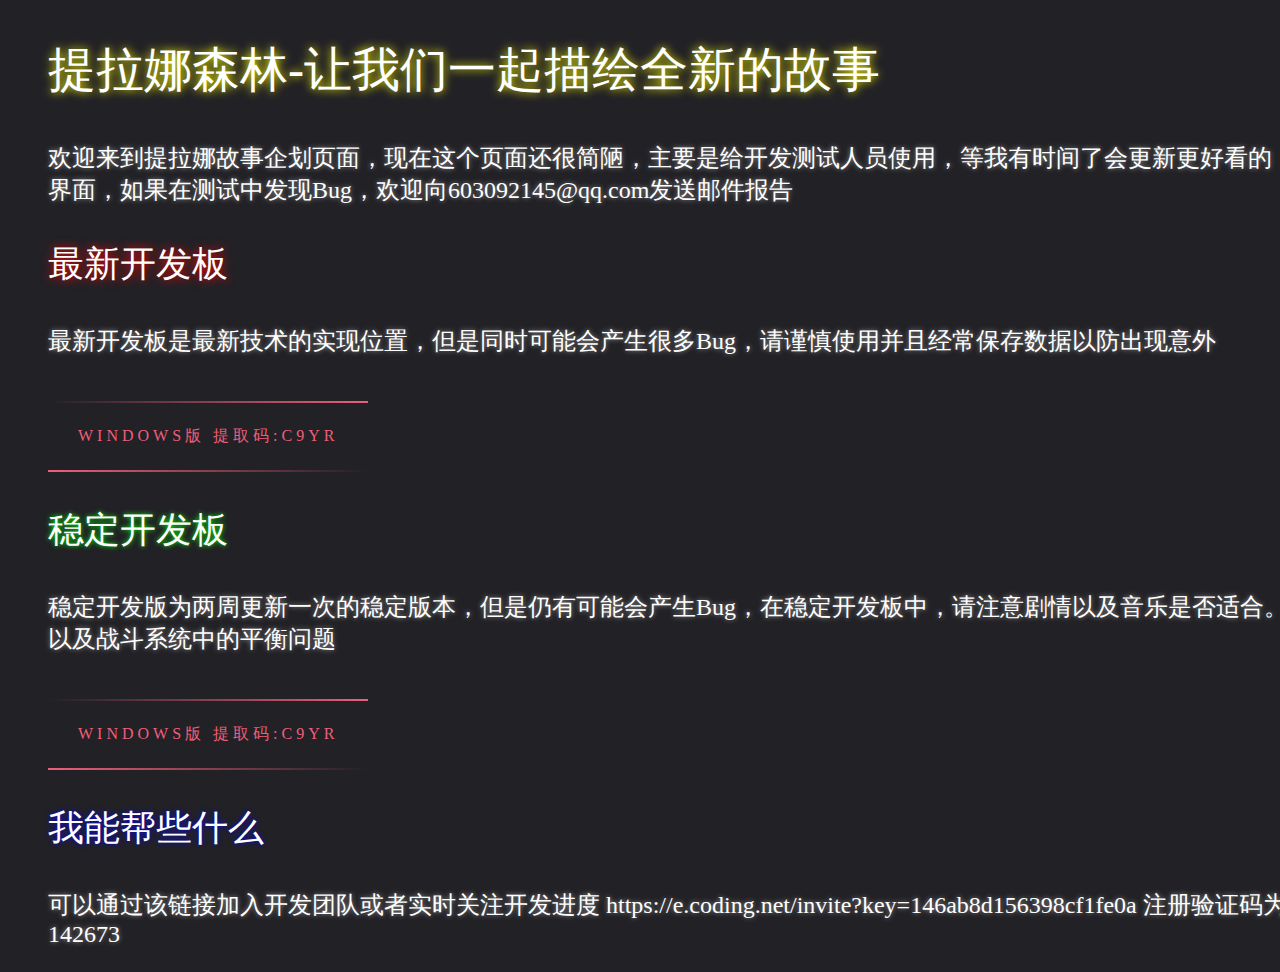
<file: index.html>
<!doctype html>
<html>
<head>
<meta charset="utf-8">
<title>提拉娜森林故事内测网站</title>
<link rel="stylesheet" href="Home.css"></link>
</head>

<body>
	<h2>提拉娜森林-让我们一起描绘全新的故事</h2>
	<p>欢迎来到提拉娜故事企划页面，现在这个页面还很简陋，主要是给开发测试人员使用，等我有时间了会更新更好看的界面，如果在测试中发现Bug，欢迎向603092145@qq.com发送邮件报告</p>
	<h3>最新开发板</h3>
	<p>最新开发板是最新技术的实现位置，但是同时可能会产生很多Bug，请谨慎使用并且经常保存数据以防出现意外</p>
	<a href="https://pan.baidu.com/s/1TFHATCi234DX3vDvqJXPHA">
		<span></span>
		<span></span>
		<span></span>
		<span></span>
		Windows版 提取码:c9yr
	</a>
	<h3 style="text-shadow: 0px 0px 5px #0f0">稳定开发板</h3>
	<p>稳定开发版为两周更新一次的稳定版本，但是仍有可能会产生Bug，在稳定开发板中，请注意剧情以及音乐是否适合。以及战斗系统中的平衡问题</p>
	<a href="https://pan.baidu.com/s/1TFHATCi234DX3vDvqJXPHA">
		<span></span>
		<span></span>
		<span></span>
		<span></span>
		Windows版 提取码:c9yr
	</a>
	<h3 style="text-shadow: 0px 0px 5px #00f">我能帮些什么</h3>
	<p>可以通过该链接加入开发团队或者实时关注开发进度 https://e.coding.net/invite?key=146ab8d156398cf1fe0a 注册验证码为 142673</p>
	<!--
	<div class="home-background-vector">
		<svg version="1.1" xmlns="http://www.w3.org/2000/svg" xmlns:xlink="http://www.w3.org/1999/xlink" x="0px" y="0px"
	 viewBox="0 0 3840 2160" style="enable-background:new 0 0 3840 2160;" xml:space="preserve">
<style type="text/css">
	.st0{display:none;fill:url(#SVGID_1_);}
	.st1{fill:#FFD788;}
	.st2{fill:#FFB95C;}
	.st3{fill:#E6EFFF;}
	.st4{fill:#FFFFFF;}
	.st5{fill:#ABC9FF;}
	.st6{fill:#5E5D87;}
</style>
<g id="天">
	<linearGradient id="SVGID_1_" gradientUnits="userSpaceOnUse" x1="1920.9895" y1="2160" x2="1920.9895" y2="-9.094947e-13">
		<stop  offset="0" style="stop-color:#FFF394"/>
		<stop  offset="0.1176" style="stop-color:#ECF1B4"/>
		<stop  offset="0.2456" style="stop-color:#DBF0CF"/>
		<stop  offset="0.3853" style="stop-color:#CFEFE5"/>
		<stop  offset="0.5402" style="stop-color:#C6EFF4"/>
		<stop  offset="0.7225" style="stop-color:#C1EEFC"/>
		<stop  offset="1" style="stop-color:#BFEEFF"/>
	</linearGradient>
	<rect class="st0" width="3841.98" height="2160"/>
</g>
<g id="太阳">
	<circle class="st1" cx="1455.84" cy="439.9" r="300.77"/>
	<circle class="st2" cx="1455.84" cy="439.9" r="242.13"/>
</g>
<g id="山后">
	<path class="st3" d="M-42.92,1141.28c203.46,118.81,211.07-66.76,291.41-116.28c80.34-49.52,138.69-99.29,308.5-42.92
		s387.38,317.89,527.47,316.52c140.09-1.36,301.86-332.8,471.13-379.21c169.27-46.41,174.69,275.86,304.77,251.09
		s82.75,159.19,262.45,159.19s108.65-170.46,252.27-322.86s423.65,411.06,563.73,446.61c140.09,35.55,173.59-549.92,503.79-529.56
		c330.21,20.36,337.77,600.44,651.3,502.83s-34.25-306.94,172.55-267.74c206.8,39.2-59.22,1154.04-59.22,1154.04l-4250.15,65.03
		V1141.28z"/>
</g>
<g id="云">
	<path class="st4" d="M1825.94,132.44c-0.39-6.94-9.09-12.49-19.77-12.49c-5.99,0-11.36,1.75-14.99,4.51
		c-1.58-5.3-8.7-9.31-17.26-9.31c-3.56,0-6.87,0.69-9.64,1.89c-1.53-13.94-19.27-24.94-40.93-24.94c-19.69,0-36.13,9.09-40.12,21.21
		c-4.01-1.82-8.87-2.89-14.11-2.89c-13.71,0-24.82,7.28-24.82,16.26c0,2.03,0.57,3.97,1.61,5.76H1825.94z"/>
	<path class="st4" d="M1315.51,479.67c-2.02-36.35-47.59-65.41-103.54-65.41c-31.38,0-59.49,9.16-78.49,23.6
		c-8.27-27.78-45.59-48.76-90.4-48.76c-18.64,0-35.97,3.64-50.47,9.88c-8.01-73.02-100.93-130.63-214.39-130.63
		c-103.11,0-189.25,47.59-210.12,111.08c-20.99-9.53-46.46-15.13-73.93-15.13c-71.79,0-129.98,38.14-129.98,85.19
		c0,10.63,3,20.8,8.43,30.19H1315.51z"/>
	<path class="st4" d="M2816.32,308.69c-0.77-13.88-18.17-24.98-39.54-24.98c-11.98,0-22.71,3.5-29.97,9.01
		c-3.16-10.61-17.41-18.62-34.52-18.62c-7.12,0-13.74,1.39-19.27,3.77c-3.06-27.88-38.54-49.88-81.86-49.88
		c-39.37,0-72.26,18.17-80.23,42.41c-8.02-3.64-17.74-5.78-28.23-5.78c-27.41,0-49.63,14.56-49.63,32.53
		c0,4.06,1.15,7.94,3.22,11.53H2816.32z"/>
	<path class="st4" d="M2211.53,721.48c0.09-0.36,0.2-0.71,0.27-1.07c0.37,0.37,0.77,0.72,1.17,1.07h78.96
		c0.36-0.33,0.73-0.65,1.07-0.98c0.12,0.33,0.26,0.65,0.39,0.98h419.14c-7.75-11.57-25.37-19.65-45.88-19.65
		c-15.25,0-28.9,4.47-38.09,11.52c-3.34-21.88-31.51-38.96-65.76-38.96c-15.47,0-29.68,3.49-40.94,9.32
		c-12.88-33.5-59.14-58.29-114.24-58.29c-55.69,0-102.33,25.33-114.62,59.37c-8.77-8.54-23.66-14.17-40.56-14.17
		c-26.96,0-48.81,14.31-48.85,31.97c-6.56-5.08-16.35-8.31-27.3-8.31c-19.74,0-35.75,10.49-35.75,23.43c0,1.28,0.16,2.54,0.47,3.77
		H2211.53z"/>
	<path class="st4" d="M3040.96,1072.58c0.06-0.24,0.14-0.48,0.18-0.73c0.25,0.25,0.52,0.49,0.79,0.73h53.7
		c0.25-0.22,0.5-0.44,0.73-0.67c0.08,0.22,0.18,0.44,0.26,0.67h285.02c-5.27-7.86-17.25-13.36-31.2-13.36
		c-10.37,0-19.65,3.04-25.9,7.83c-2.27-14.88-21.42-26.49-44.72-26.49c-10.52,0-20.18,2.37-27.84,6.34
		c-8.76-22.78-40.21-39.64-77.69-39.64c-37.87,0-69.58,17.23-77.94,40.37c-5.97-5.81-16.09-9.63-27.58-9.63
		c-18.33,0-33.19,9.73-33.22,21.74c-4.46-3.46-11.12-5.65-18.57-5.65c-13.43,0-24.31,7.13-24.31,15.93c0,0.87,0.11,1.73,0.32,2.56
		H3040.96z"/>
</g>
<g id="山前">
	<path class="st5" d="M-37.19,1479c54.15-86.17,74.39-281.7,243.74-281.7s377.73-265.47,558.22-217.48
		c291.2,77.42,616.36,434.85,851.71,472.36c84.4,13.45,148.47-229.63,397.16-131.77s637.21-515.93,847.74-486.14
		c134.4,19.02,331.44,503.17,526.45,448.29c213.68-60.14,536.72,447.73,520.26,551.97c-27.87,176.52,0.76,693.68,0.76,693.68
		l-3946.05,65.03V1479z"/>
	<path class="st4" d="M2573.99,994c109.27-95.19,210.27-170.64,287.39-159.72c71.68,10.14,161.19,152.6,258.7,275.02
		c-127.4-96.69-99.99,132.17-161.92,34.15c-15.37-24.32-91.35-63.45-127.74-63.45c-36.39,0-95.99,85.53-122.38,76.03
		C2649.97,1135.13,2622.4,977.9,2573.99,994z"/>
	<path class="st4" d="M538.03,1035.51c76.71-43.95,153.24-74.77,225.32-55.61c42.98,11.43,86.69,28.95,130.75,50.65
		c-56.97-5.29-40.19,72.9-64.97,56.39c-24.77-16.52-56,25.32-73.55,25.32c-17.55,0-38.28-37.13-59.96-40.03
		s-53.19,23.44-71.02,23.44S600.74,1029.39,538.03,1035.51z"/>
</g>
<g id="前景">
	<path class="st6" d="M3840,2080.39c0,0-51.33,0-150.17,0c-98.84,0-48.59-479.38-158.77-479.38s-197.74,0.1-221.43,2.31
		c-57.79,5.4-62.65,8.64-112.34,28.08c-49.69,19.44-32.41,30.24-103.7,59.31s-285.16,16.3-365.1,0s-34.57-59.31-99.38-87.4
		c-10.01-4.34-108.93-6.25-250.89-6.89c-3.14-0.64-6.96-1.86-11.49-3.7c-5.86-2.4-10.29-3.91-13.29-4.51
		c-0.62-0.12-1.28-0.25-1.92-0.37c-0.32-0.15-0.7-0.26-1.17-0.3c-0.1,0.01-0.18,0.02-0.28,0.02c-1.08-0.2-2.19-0.41-3.34-0.61
		c0.1-0.14,0.16-0.29,0.16-0.45c-5.78-3.81-13.02-8.93-21.7-15.38c-15.78-11.87-26.52-23.7-32.25-35.49l-9.67-25.06
		c-6.25-16.04-10.55-26.44-12.92-31.21c-6.64-12.53-11.24-20.84-13.81-24.94l-2.86-5.05c-4.8-11.79-7.59-23.77-8.38-35.93
		c-0.46-7.33-0.46-19.89,0-37.68c0-15.39-0.99-32.42-2.96-51.1c-1.9-17.65-2.86-33.47-2.86-47.47c0-34.06,7.59-60.33,22.79-78.79
		c11.82-14.56,31.61-28.17,59.34-40.83c0.61,3.22,1,5.68,1.15,7.32c4.8-2.84,7.3-5.71,7.5-8.62l0.88-2.78l0.1-0.15
		c0.1-0.04,0.2-0.08,0.3-0.13v7.61c0.92,0.13,1.45,0.49,1.58,1.09c0.26-1.32,1.31-3.2,3.15-5.65c1.91-2.57,3.29-3.86,4.14-3.86
		c0.72,0,1.02,0.29,0.89,0.88c-0.26,0.59-0.03,0.89,0.69,0.89c2.83,0,4.58-2.72,5.28-8.07c0.86-0.52,1.72-1.07,2.58-1.66l0.92,3.19
		h4.53l0.83-8.09c0.63-0.55,1.26-1.1,1.9-1.69c0.77,0.68,1.51,1.63,2.2,2.95c1.18,2.38,1.41,5.02,0.69,7.92
		c1.64,0,2.93-0.06,3.85-0.19c1.31-0.33,1.97-0.62,1.97-0.89h1.58c-0.85,1.06-1.38,3.23-1.58,6.54c1.84-0.4,3.81-1.06,5.91-1.98
		c2.04-1.12,3.39-1.98,4.04-2.58l0.49-0.89c-0.92,3.63-1.45,8.09-1.58,13.38c0.79-0.33,4.77-3.4,11.94-9.22v10.6
		c3.48-2.44,5.65-4.1,6.5-4.95c0.39-0.66,0.62-1.29,0.69-1.88c0.33,6.27,0.62,10.14,0.88,11.59c0.53,2.12,1.75,3.18,3.66,3.18
		l4.24-1.79c2.63-1.85,3.16-4.36,1.58-7.53c1.12,1.72,2.56,3.46,4.34,5.25h4.53c-0.19-1.39-1.48-6.84-3.85-16.35l-0.69-2.28
		c0.39,0.6,1.8,1.75,4.24,3.48c2.63,1.65,4.67,2.77,6.11,3.37c-0.07-0.53-0.95-3.17-2.66-7.93l-2.95-7.23l-0.2-1
		c0.92,1.91,1.68,3.14,2.27,3.66c0.92,0.99,3.09,2.05,6.51,3.17c0.45-0.66,0.69-1.78,0.69-3.36c0-1.65-0.23-3.63-0.69-5.95
		c4.01,2.31,6.41,3.77,7.2,4.36c2.43,1.99,3.55,4.17,3.35,6.54l1.19,2.28c0.46-0.4,1.28-1.99,2.46-4.75
		c1.18-2.85,1.87-4.82,2.07-5.95c0.98-0.66,1.58,0.33,1.77,2.97c0.06,4.76,0.23,7.79,0.49,9.11c0.26,0,0.62,0.13,1.08,0.4
		c0.59,0.33,0.89,0.66,0.89,0.99l5.62-7.33l0.29-0.7c0,4.62,0.13,7.3,0.4,8.03c0.59,2.52,2.4,3.76,5.43,3.76
		c3.81,0,6.37-0.07,7.69-0.2c1.51,0,2.2-0.07,2.07-0.2l1.28-0.49c0.33-0.14,0.49-0.73,0.49-1.78l-3.35-10.21l3.55,6.34h3.16
		c-0.13-0.98-0.73-3.4-1.78-7.23l-1.38-5.95c0.53,1.06,2.93,3.5,7.2,7.33c4.14,3.76,6.77,5.78,7.89,6.04l0.69-0.2
		c0.33-0.32,0.49-1.03,0.49-2.08c0-1.25-1.22-4.33-3.65-9.22c-2.18-4.64-3.35-7.33-3.5-8.07c4.33,10.34,9.64,15.5,15.93,15.5v-10.6
		c2.63,1.85,4.9,3.11,6.81,3.77c1.32,0.66,2.96,1.19,4.94,1.59c-0.4-2.05-2.44-6.48-6.11-13.28l0.29-0.3
		c1.25,1.32,3.26,2.61,6.02,3.87c2.7,1.39,4.67,1.91,5.92,1.59l-0.88-2.97c-0.53-2.24-1.35-4.79-2.47-7.63
		c0.33-0.13,1.38,0,3.15,0.4c2.3,0.59,3.78,0.89,4.43,0.89c0.47-0.85,0.1-2.74-1.08-5.64c0.72-0.8,1.18-1.69,1.38-2.68
		c0.33-0.46,2.21-0.33,5.62,0.39c-1.31-3.35-7.34-9.29-18.1-17.83c2.19,1.32,4.54,2.51,7.05,3.56c4.41,1.92,7.63,2.68,9.67,2.28
		l-7.4-9.12c1.78,1.26,3.42,2.64,4.93,4.16c0.85,0.73,1.67,1.09,2.46,1.09c1.25,0,2.76-1.36,4.54-4.06c1.71-2.51,2.6-4.26,2.67-5.25
		v-1.39c0.52,0.53,1.51,3.1,2.96,7.72c1.12,3.77,2.63,5.65,4.54,5.65c3.29,0,5.23-1.79,5.82-5.35c0-2.05-0.53-4.33-1.58-6.84
		l-1.58-2.28l3.45,3.37c1.44,1.26,2.8,1.88,4.04,1.88v-7.53l0.49-0.2c0.45-0.33,1.18-0.5,2.17-0.5c0.52,0,1.74,0.63,3.64,1.88
		c1.91,1.45,3.26,2.18,4.05,2.18h1.38c-0.79-4.03-2.08-6.5-3.85-7.43c1.32,0,3.06,0.3,5.23,0.89l4.24,1.39c0.2,0,0.2-0.76,0-2.28
		c-0.06-1.59-0.42-3.1-1.08-4.56c3.81,2.45,6.74,4.03,8.78,4.76c1.51,0.66,5.19,1.95,11.04,3.86l2.27,0.69
		c0-2.44-0.17-3.66-0.49-3.66l-1.09-2.88c1.64,1.78,3.62,4.49,5.92,8.12c1.19,1.65,2.37,2.48,3.55,2.48c1.25,0,2.01-0.3,2.27-0.89
		c0.2-0.26,0.2-0.79,0-1.59c6.19,6.15,10.09,9.61,11.74,10.41h2.96c-0.26-1.19-1.18-3.83-2.76-7.93c-1.9-4.75-3.39-7.86-4.44-9.31
		l3.16,3.67c1.77,1.92,3.12,2.97,4.04,3.17h1.58c-0.19-0.4-2.3-3.43-6.32-9.12l-6.99-9.71c1.71,1.65,3.35,2.94,4.93,3.86
		c2.63,1.85,4.9,2.38,6.81,1.59l-2.76-4.36l0.29-0.59c0.27-0.46,0.86-0.69,1.78-0.69c1.45,0,4.77,1.65,9.97,4.96
		c5.91,3.9,10.72,6.31,14.4,7.23l-1.09-4.06c-1.24-4.03-3.06-8.72-5.42-14.07l-0.49-0.89c-0.26-0.79-0.39-1.56-0.39-2.28
		c0.26,0.4,1.67,1.55,4.23,3.47c3.03,1.98,5,3.1,5.91,3.37c-0.46-2.64-2.79-5.68-7-9.11l7.59,1.19h0.99l1.28-1.39l-5.43-7.72
		l-1.58-1.09c1.97,1.19,4.17,2.08,6.61,2.68l4.04,0.89c0.92-0.59,0.98-3.07,0.2-7.43l1.58,0.4l3.65,0.3l4.24-0.89
		c3.16-0.79,5.13-1.41,5.91-1.88c-1.18-3.3-2.63-5.71-4.34-7.23c-1.18-1.32-3.52-2.74-7-4.26c1.71-3.24,2.56-5.05,2.56-5.45
		l-6.8-3.17c0.06-0.2,0.95-0.66,2.66-1.39l5.73-3.37c-1.25-4.23-2.1-6.44-2.56-6.64c-0.13,0-0.2-0.59-0.2-1.78
		c0-1.06-0.59-1.65-1.78-1.78c-1.97-0.46-3.42-1.03-4.34-1.68l-0.69-0.59c0.2,0,1.41-0.63,3.66-1.88c0.92-0.4,1.38-1.46,1.38-3.17
		c0-0.93-0.53-1.59-1.58-1.98c-1.25-0.2-1.94-0.37-2.07-0.5c2.03,0,3.71-0.36,5.02-1.09c1.05-0.86,1.58-1.85,1.58-2.97
		c0-1.05-0.1-1.65-0.29-1.78c0-0.2-0.13-0.43-0.4-0.69c-1.25,0.33-6.31-0.89-15.19-3.67l-1.09-0.2c0.98-0.2,2.73-0.89,5.23-2.08
		c2.3-1.06,3.78-1.82,4.44-2.28l-9.47-3.87h-0.89c3.03-0.92,5-1.75,5.92-2.48c0.66-0.66,1.61-2.47,2.86-5.45h-13.31
		c0.65-0.33,2.33-1.29,5.02-2.88l1.09-1.19c-1.51,0.26-4.44,1.02-8.78,2.28l-8.38,2.48l11.05-11.29c-9.6,1.65-14.93,2.48-15.98,2.48
		c-0.92,0-1.75-0.76-2.47-2.28c-1.51-2.64-2.73-4.46-3.66-5.45c1.98,0.79,4.01,1.19,6.12,1.19c1.72,0,3.95-0.46,6.71-1.39
		c2.82-0.86,4.5-1.68,5.03-2.48l-11.34-7.33c0.04-0.01,0.11-0.03,0.18-0.05c0.53-0.07,1.04-0.19,1.52-0.38
		c0.73-0.17,1.66-0.39,2.83-0.65c1.58-0.53,3.85-1.75,6.81-3.66l-7.5-6.54c1.18-0.44,2.33-0.79,3.41-1.29
		c1.99-0.93,3.34-2.96,3-4.73c-0.8-4.18-4.52-7.69-8.71-6.51c-1.67,0.47-1.96-0.05-2.04-1.52c-0.15-2.78-1.98-4.25-4.46-4.84
		c-1.74-0.41-3.57-0.38-5.31,0.37c-0.15,0.07-0.29,0.14-0.44,0.21l-11.79-3c2.1-0.53,3.35-0.92,3.75-1.19
		c0.46-0.4,0.69-1.22,0.69-2.48c0-0.99-0.13-1.88-0.39-2.68l-12.92-0.2c3.16-0.73,6.18-1.26,9.08-1.59l0.39-2.08
		c-0.25-0.8-0.98-1.72-2.16-2.77l-0.99-0.6c2.96,0.27,5.29,0.4,7,0.4c2.76-0.27,4.74-1.16,5.92-2.68l-5.42-6.34
		c0.33-0.33,0.69-1.02,1.09-2.08l4.53,2.08c1.57,0.72,2.5,1.09,2.76,1.09c1.84,0,3.49-0.46,4.94-1.39c1.32-0.86,2.07-2.21,2.27-4.06
		c-7.76,0-12.2-0.13-13.32-0.4l0.4-1.19c2.43,0.33,4.4,0.49,5.92,0.49c2.89,0,4.93-0.53,6.11-1.59c0.6-0.79,0.89-1.95,0.89-3.47
		c0-2.05-2.41-4.23-7.2-6.54c-5.6-2.45-10.56-3.04-14.9-1.78c0-0.66-0.33-1.72-0.99-3.17c0-1.98,0.85-4.96,2.56-8.92l11.44,5.94
		c1.51,0.6,3.03,0.89,4.54,0.89c1.44,0,3.32-0.53,5.62-1.59l4.34-1.78l0.4-0.69c-0.06-0.2-2.1-0.79-6.12-1.79
		c-4.07-1.12-6.99-2.05-8.77-2.77l-1.09-0.69c1.32,0,7.11-0.6,17.36-1.79l0.2-0.2c0.52-0.33,1.28-0.5,2.27-0.5l2.07-0.19
		c-3.55-1.32-6.11-2.15-7.69-2.48l-2.27-0.3c1.78-0.07,3.88-0.73,6.31-1.98c2.1-1.26,3.38-2.24,3.85-2.97l1.38-1.59l-18.06-2.48
		c1.51-0.2,3.23-0.72,5.13-1.59c3.02-1.39,5.06-2.61,6.11-3.67l0.89-1.59c-4.93,0-8.22,0.47-9.86,1.39
		c-1.71,1.05-4.8,1.52-9.27,1.39c1.83,0,3.94-0.63,6.31-1.88c1.84-1.05,4.63-3.1,8.38-6.14v-6.54c-1.24,0-11.86,1.75-31.85,5.25
		c-0.72,0-3.22-0.23-7.5-0.69v-3.17l7,0.2c4.54,0,7.79-0.3,9.77-0.89c3.41-1.19,5.52-3.59,6.31-7.23H2583
		c0.13-0.33,1.54-1.55,4.24-3.67c2.23-1.91,4.04-4.1,5.43-6.54l0.49-1.88c-5.92-0.79-11.8-1.22-17.65-1.29
		c0.47-0.27,1.22-0.36,2.27-0.3c0.2-0.07,0.36-0.07,0.49,0c0.13,0,0.19-0.43,0.19-1.29c0-1.46-0.06-2.38-0.19-2.78
		c-0.33-0.66-1.25-1.03-2.76-1.09c0.59-0.6,2.56-3.47,5.91-8.62l0.2-0.7l-7.2,1.78c-3.95,0.92-6.51,1.22-7.69,0.89l4.54-3.86v-6.74
		h-8.78l-2.96,2.68v-5.15l-8.88,6.54v-6.54c-3.03,1.72-6.02,2.91-8.98,3.57l-2.76,0.3c1.45-0.79,2.2-1.32,2.27-1.59
		c0.45-0.46,0.69-1.16,0.69-2.08c0-0.73-0.43-1.56-1.28-2.48c-1.31-1.59-3.35-3.11-6.12-4.56c-2.43,7.33-5.29,11.26-8.58,11.79
		c-5.19-0.26-10.45,0.5-15.78,2.28c0.52-0.46,0.88-1.52,1.08-3.17l-0.2-7.53c-1.83-0.46-3.32-0.69-4.51-0.69c0,0,0,0,0,0
		c1.18,0,2.7,0.23,4.54,0.69l0.2,7.53c2.3,0,4.33-0.82,6.11-2.48c1.77-1.65,2.66-3.63,2.66-5.94c-2.23-0.59-4.27-0.89-6.11-0.89
		c0,0,0.01-0.01,0.01-0.01c1.84,0,3.86,0.3,6.09,0.89c1.9-2.18,4.76-3.53,8.58-4.06c1.84-0.19,4.04-0.19,6.61,0l0.59-0.89
		l-2.47-4.06l-0.19-1.19c5.12,0,8.58-1.12,10.35-3.37c-0.59-2.05-2.1-4.09-4.54-6.14c0.47-0.07,1.68-0.43,3.65-1.09l3.65-1.39
		l-1.87-0.7l-2.46-2.08c6.32,0,11.21-0.43,14.69-1.29c-0.07,0-4.96-4.03-14.69-12.09h9.96c-2.75-0.05-7.06-3.06-12.92-9.01h11.73
		c-0.13-0.59-0.66-1.52-1.58-2.77l-1.28-1.29l3.35,0.59c1.9,0.66,3.35,0.99,4.34,0.99c2.5,0,4.6-0.53,6.31-1.59
		c1.31-0.99,1.98-2.15,1.98-3.47c0-1.19-0.59-2.48-1.78-3.86c-1.72-2.24-4.27-2.91-7.69-1.98h-2.26l2.26-2.48
		c0.46-0.72,0.69-1.58,0.69-2.58v-1.09c-0.99-0.33-5.72-0.1-14.2,0.69l-3.45,0.2c6.24-2.24,10.48-4.52,12.72-6.83
		c1.32-1.65,1.97-4.2,1.97-7.63c0-0.79,0.1-1.55,0.3-2.28c-0.2-0.33-0.76-0.49-1.68-0.49c-6.7,1.98-15.49,4.1-26.34,6.34
		c0.07-0.33,0.6-0.92,1.58-1.78c0.85-0.86,1.28-1.46,1.28-1.78c0-0.79-0.36-0.79-1.08,0c-0.59,0.59-0.88,0.49-0.88-0.3
		c0-1.45,0.22-2.64,0.69-3.57l2.66-5.45c-2.43-0.92-4.37-1.39-5.82-1.39c-1.71,1.12-3.22,1.95-4.54,2.48
		c-3.29,1.65-5.68,2.58-7.2,2.78h-4.54l2.95-2.08c0.13-0.53,0.2-2.05,0.2-4.56c-2.31,0-3.95-0.07-4.94-0.2
		c0-1.05,0.66-3.47,1.97-7.23l-0.19-1.78l-5.23,1.59c-3.15,0.86-5.16,0.86-6.01,0c2.7-5.42,4.04-8.92,4.04-10.5
		c0-0.99-0.23-2.11-0.69-3.37l-0.89-1.09c-0.52,0.86-2.27,2.44-5.22,4.76l-4.93,3.37l-0.29-2.08c-0.26-0.27-0.69-0.5-1.29-0.69
		c-0.25,0.86-2,2.61-5.22,5.25l-4.93,4.07c-0.73-1.52-1.35-3.24-1.87-5.15c-0.72-2.05-1.09-3.27-1.09-3.66l-0.2-0.5
		c-1.12,0.53-2.56,2.28-4.34,5.25c-1.64,2.58-2.63,4.33-2.96,5.25c-0.92-0.66-1.87-1.49-2.87-2.48c-0.26,0.53-1.54,1.58-3.85,3.17
		c-3.35,2.12-5.02,3.24-5.02,3.37h-8.78c1.78-2.05,5.92-5.29,12.43-9.71c5.33-3.7,8.02-6.67,8.09-8.92
		c-0.73-0.13-1.26-0.56-1.58-1.29c-0.99,1.46-3.32,3.04-7,4.76c-3.35,1.32-5.39,2.21-6.11,2.67l8.88-6.84
		c5.06-3.83,7.99-6.24,8.78-7.23c-2.5,0.2-5.42-0.27-8.78-1.39l1.58-3.77c0.92-2.38,1.38-3.83,1.38-4.36c0-1.46-0.23-2.58-0.69-3.37
		c-0.79-1.32-2.53-1.85-5.23-1.59c0.59-1.39,1.18-3.66,1.78-6.83c0.79-3.44,1.18-6.01,1.18-7.73l-11.73,11.79v-6.54l-11.35,12.88
		c-0.07,0.2-0.2,0.3-0.4,0.3c0-0.53,0.23-1.75,0.69-3.66c0.26-1.79,0.4-3.24,0.4-4.36c0-1.78-1.19-4.03-3.55-6.74l-2.07-1.19
		c-0.26,1.78-0.63,3.07-1.09,3.87c-0.39,0.73-1.97,2.54-4.74,5.45l-1.87-4.26l-1.08-3.66c-1.84,0-3.19,0.23-4.04,0.7l-1.87,0.69
		c0-0.86-0.53-2.91-1.58-6.14c-1.12-3.57-2.53-6.8-4.24-9.71c-0.47,0.66-0.86,2.38-1.19,5.15c-0.26,1.98-0.85,2.97-1.78,2.97
		c-0.92,0-1.28-0.69-1.08-2.08c0.26-1.45,0.1-2.18-0.49-2.18c-1.25,5.02-2.01,8.32-2.27,9.91l-0.39,2.48
		c0.13-3.77,0.03-6.24-0.29-7.43c-0.66-2.45-2.31-3.67-4.94-3.67c-0.85,0-1.54,0.4-2.07,1.19c-0.59,0.59-1.25,0.89-1.97,0.89
		l-9.96-3.37c0,0.59-0.23,1.02-0.69,1.29c-0.59,0-0.89,4.46-0.89,13.38c-1.97-1.52-3.92-2.87-5.82-4.06
		c-2.57,3.77-4.15,5.94-4.74,6.54c-4.27-2.77-6.24-5.77-5.92-9.01c0.26-1.05,0.2-1.75-0.19-2.08c-0.47-0.59-2.04-0.89-4.73-0.89
		c-0.54,0-2.44,0.53-5.72,1.59c-2.7,0.92-4.11,1.32-4.25,1.19l3.65-3.87c-5.26,0.66-8.74,1.02-10.45,1.09v-6.54
		c-1.64,0.33-3.88,1.22-6.71,2.67l-9.47,5.05l-1.19-2.08l-1.78-1.59c-0.79,0.79-2.37,1.91-4.73,3.37l-8.58,5.95h-8.88
		c5.46-6.28,7.96-10.27,7.5-11.99h-10.16c3.29-4.1,5.16-6.54,5.62-7.33c2.1-2.91,3.16-5.55,3.16-7.93c0-0.53-0.43-1.35-1.29-2.48
		l-3.15-3.67c-3.16,4.03-5.36,7-6.62,8.92c-2.23,3.57-3.52,6.87-3.84,9.91c-1.32-1.26-2.2-2.22-2.66-2.87
		c-1.06-1.25-1.58-2.54-1.58-3.86c0-0.46,0.88-1.29,2.66-2.48c2.18-1.65,3.69-3.57,4.54-5.75v-1.09c-2.17,1.26-4.51,2.67-7,4.26
		c-0.85,0.79-1.67,1.19-2.46,1.19l-0.49-0.2c-0.4-0.4-0.69-0.92-0.88-1.59c1.18-2.51,1.87-5.02,2.07-7.53
		c-0.73,0-1.65,0.3-2.76,0.89c-0.72-1.85-1.08-3.37-1.08-4.56c0-2.84-1.87-4.26-5.62-4.26c-2.56,0-4.24,2.12-5.03,6.34
		c-1.71,8.39-3.22,14.2-4.54,17.44v-11.99l-4.44,13.38h-4.34l-1.39-6.34c-0.72,0.66-1.77,1.02-3.16,1.09l-5.82-8.13
		c0,1.72-0.22,3.01-0.69,3.86l-0.69,0.2c-0.07-1.05-0.96-3.46-2.67-7.23c-1.38-3.1-2.43-5.15-3.16-6.14
		c-1.31,1.06-2.82,3.04-4.54,5.95c-2.04,3.5-3.03,6.37-2.95,8.62c-0.07-0.33-0.37-0.66-0.89-0.99c-0.33-0.66-0.49-1.39-0.49-2.18
		c0-0.46-0.59-1.15-1.78-2.08l-4.74-4.55c1.9-2.25,3.03-3.77,3.35-4.56c0.4-0.53,0.92-1.65,1.58-3.37c0-0.46-0.42-0.92-1.28-1.39
		c-1.05-0.46-2.11-0.69-3.16-0.69c-1.78,0-4.11,0.69-7,2.08l-1.87,0.7c1.84-1.52,3.88-3.63,6.12-6.34l4.04-5.05l0.29-0.59
		c-1.38,0-4.48,0.53-9.27,1.59c-4.28,0.92-7.07,1.75-8.39,2.48l8.78-9.51c-4.93,0.33-9.79,1.09-14.59,2.28l2.67-6.15
		c1.25-3.5,1.77-5.71,1.58-6.63c-1.12-0.27-3.53,0.89-7.2,3.47c-3.35,2.77-5.39,4.29-6.12,4.56c0-0.4,0.16-1.09,0.49-2.08
		c0.65-1.26,1.02-2.38,1.08-3.37v-2.58c-1.9-0.27-3.19-0.03-3.85,0.69c-0.85,1.78-2.2,3.67-4.04,5.65l-2.46,1.68
		c0.78-1.19,1.31-3.47,1.57-6.84v-3.86c-1.91,1.65-4.4,3.47-7.49,5.45v-10.7c-0.26,1.39-0.92,3.3-1.97,5.74
		c-1.44,2.19-2.73,3.83-3.85,4.96c-0.59-2.84-2.04-7.3-4.34-13.37c-0.66,0.66-1.84,2.18-3.55,4.56l-3.16,4.07l-0.69,0.69
		c-1.45-7.2-2.43-11.23-2.96-12.09l-1.77,2.08c-1.05,1.39-1.45,4.26-1.19,8.62h-7.2v-3.87l-0.69,8.43c-0.26,0-0.56,0.29-0.89,0.89
		c-0.86-0.66-1.84-1.58-2.96-2.77h-8.77l4.73,5.25c3.09,3.1,4.9,4.86,5.43,5.25l-8.78-5.25l1.77,6.14c0.79,3.3,1.19,5.18,1.19,5.64
		l-5.03-5.45c-2.63-2.84-4.34-4.49-5.13-4.96c0,4.36,0.2,6.77,0.59,7.24l-0.19,0.19c-2.56-2.91-5.19-5.38-7.89-7.43
		c-0.59,0.53-1.05,1.12-1.38,1.79c-0.26,0.46-0.39,1.22-0.39,2.28c0,0.46,0.59,1.81,1.77,4.06c1.65,2.51,2.63,4.16,2.96,4.96
		c-2.5-1.19-4.38-2.91-5.62-5.15c0.07,1.52,1.02,3.86,2.86,7.03c1.97,3.17,3.72,5.29,5.23,6.34l3.36,2.48
		c-0.53-0.13-2.54-1.12-6.02-2.97c-3.16-1.52-4.96-2.28-5.42-2.28c-1.05,0-1.74,0.1-2.07,0.29c-0.26,0-0.56,0.13-0.89,0.4
		c-0.13-0.2-0.2,0.43-0.2,1.88c0,1.26,0.2,2.21,0.59,2.87l2.07,2.78c-0.59,0.79-1.34,2.08-2.27,3.86c-0.72-0.19-1.25-2.77-1.58-7.73
		l-0.2-1.59l-11.74,9.02l3.55-10.8c0.39-2.18,0.62-4.23,0.69-6.14h-1.29c0.13,1.98-0.39,4.03-1.58,6.14
		c-0.99,1.85-2.27,3.2-3.85,4.06l-2.07,1.59l0.49-7.53c0-1.25-0.33-4.89-0.99-10.9c-0.26,0-0.56-0.3-0.89-0.89
		c-0.46-0.33-0.99-0.99-1.58-1.98c0,0.79-0.66,3.43-1.97,7.92c-1.51,4.43-2.33,7.14-2.46,8.13c-0.46-0.46-1.45-2.05-2.96-4.76
		l-4.04-6.54l-1.87-2.08c0.39,1.13,0.62,2.64,0.69,4.56c0.32,2.31,0.39,3.54,0.19,3.67l-0.89-2.78c-0.92,0.93-2.1,3.73-3.55,8.43
		c-1.38,3.9-2.07,6.37-2.07,7.43l-7.4-6.54c-0.92,2.38-1.48,5.92-1.68,10.61c-0.4-0.6-2.57-2.18-6.51-4.76l-6.51-4.46
		c0,0.73-0.53,1.09-1.58,1.09l3.85,6.54c-2.04,1.32-3.32,2.25-3.85,2.77c0-0.53-0.69-1.75-2.07-3.66l-2.27-2.87l-1.28,1.78
		c-0.59,1.19-1.06,2.91-1.38,5.15l-0.2,0.99l-0.49-8.92l-1.09-1.78c-1.97,1.98-3.35,4.39-4.14,7.24l-0.15,1.53
		c0.22-3.3-0.39-6.52-1.82-9.66c-1.32-2.84-2.76-4.72-4.34-5.64c-0.85,0.86-1.84,2.21-2.96,4.06c-1.84,2.9-2.79,5.91-2.86,9.01
		c-1.78-3.04-3.35-5.98-4.74-8.82c-0.66-1.06-2.46-2.94-5.42-5.65c-0.26,8.05-0.04,13.28,0.69,15.65c1.05,1.32,1.71,2.21,1.97,2.68
		c-0.4-0.07-1.97-0.96-4.74-2.68l-5.42-3.67c0.33,1.19,1.25,3.31,2.76,6.34l3.55,6.84c-0.92-1.45-2.63-3.33-5.13-5.64
		c-1.97-2.18-3.26-3.47-3.85-3.87l-1.58-1.19v8.23c-1.05-0.2-4.97-2.41-11.74-6.64c0,0.92,0.76,2.38,2.27,4.36l4.44,6.84l0.49,0.59
		c-1.12,0-3.68-0.66-7.69-1.98l-8.78-2.97l-1.18-0.2c0.99,1.39,3.02,3.43,6.11,6.14c3.42,2.97,5.82,4.85,7.2,5.65h-11.93
		c9.07,3.43,14.5,5.25,16.27,5.45h-11.74c3.55,3.37,6.87,5.49,9.96,6.34l4.24,1.09l-1.38,3.17c-0.27,0-0.99-0.3-2.17-0.89
		c-1.12-0.26-2.2-0.4-3.25-0.4c-0.73,0-0.86,0.36-0.4,1.09c0.4,0.59,0.24,0.89-0.49,0.89l-5.62-1.98c-3.75-1.45-6.31-2.31-7.69-2.58
		l-1.97-0.2c3.42,2.05,5.42,3.8,6.01,5.25l-0.19,1.59l4.54,6.34c-1.38-1.65-4.77-3.77-10.16-6.34c-5.19-2.64-8.74-4-10.65-4.06
		c0,1.32,0.4,2.28,1.19,2.87c0.26,0.26,0.39,0.56,0.39,0.89l-10.56,0.99c0,0.13-0.16,0.26-0.49,0.4c-0.46,0.33-1.64,0.79-3.55,1.39
		c7.83,1.52,12.56,3.11,14.21,4.76c-0.66,0.27-2.24,1.32-4.74,3.17l-5.23,3.87c1.97,0.33,4.83,1.32,8.58,2.97l5.62,2.48l-14.01,0.19
		c0,0.2-0.06,0.37-0.2,0.5l-1.38,0.69c2.69,2.84,6.31,4.66,10.85,5.45c4.54,0.6,7.33,1.42,8.39,2.48h-9.07
		c1.64,1.52,4.67,3.7,9.07,6.54l-2.07-0.2c-0.99,0-3.32,0.99-7,2.97c2.43,0.86,4.18,1.68,5.23,2.48c2.82,2.24,4.93,5.25,6.31,9.01
		c-6.97-3.63-11.87-5.68-14.7-6.14l-1.08-0.19c0.33,0.66,1.84,2.54,4.54,5.64l4.93,5.94l0.69,0.5c-0.46,0-2.43-0.46-5.91-1.39
		l-2.46-0.69c3.22,4.49,5.85,8.02,7.89,10.6l2.07,2.08c-7.3-2.71-11.21-4.07-11.74-4.07c-2.24,0-3.45,0.13-3.65,0.4
		c-0.07,0.6-0.49,1.45-1.28,2.58c5.2,0.59,8.65,1.55,10.36,2.87c1.58,1.12,2.4,2.71,2.46,4.76l-2.66,1.59
		c-2.1-0.4-4.24-1.59-6.41-3.57c-1.9-1.78-3.16-3.67-3.75-5.65l-0.28-0.01c-1.65,0.73-2.57,1.09-2.79,1.1
		c0,0.13-0.36,0.49-1.09,1.09c-0.19-1.12-0.82-2.25-1.87-3.37l-1.08-0.4c-1.77,4.42-2.76,7.07-2.96,7.93v-13.38l-7.4,5.45
		c0-2.44-0.23-4.19-0.69-5.25c-0.33-0.66-1.08-1.78-2.27-3.37l-1.38-2.08c-0.91,3.57-1.38,6.44-1.38,8.62l-0.2,3.37
		c-0.79-3.96-1.54-8.72-2.27-14.27l-0.69-1.59c-1.45,0.59-2.93,2.05-4.44,4.36c-1.78,2.97-3.06,4.99-3.85,6.04l-0.49,0.3l-0.39-3.47
		c-0.46-2.05-0.79-3.99-0.99-5.85h-4.44c-0.46,1.45-0.99,3.4-1.58,5.85c-0.92,2.84-1.38,4.75-1.38,5.74
		c-0.52-1.58-1.97-3.4-4.34-5.45c-2.11-2.05-3.68-3.21-4.74-3.47l-1.08-0.2l2.46,5.65c-0.06,0.53-0.82,0.63-2.27,0.3l-4.04-0.69
		c-1.58,0.06-2.63,0.2-3.16,0.4c-0.52,1.12-1.22,1.88-2.07,2.28c1.97,1.25,3.78,2.01,5.43,2.28c0.39,0.26,1.45,2.08,3.15,5.45
		l-2.66-1.19c0,3.57,0.3,7.73,0.89,12.48l0.2,2.58l-5.13-10.01c-1.97-4.1-4.01-6.14-6.11-6.14c-3.42,0-4.93,1.75-4.54,5.25
		l-0.39-2.08l-3.85-5.85c-3.23,2.51-5.72,4.32-7.5,5.45v-9.31c-2.76,1.26-4.86,2.74-6.31,4.46l-2.96,4.56l-0.89,2.78
		c0.79-3.04,1.02-7.07,0.69-12.09l-0.69-1.29c-0.59,0.33-1.87,1.22-3.85,2.67c-1.9,1.45-3.02,2.51-3.35,3.17l-0.2,0.89
		c-0.13-0.53-0.29-4.07-0.49-10.61c-0.2-4.03-0.49-6.67-0.89-7.93c-0.6,0-2.17,0.3-4.74,0.89c-2.37,0.59-4.24,1.19-5.62,1.78
		c0-2.05-0.22-5.74-0.69-11.1l0.4-0.49c0.2-0.26-0.23-0.4-1.28-0.4l-5.23,1.39c-3.49,0.86-5.65,1.29-6.51,1.29
		c0-1.26-0.16-2.45-0.49-3.57c-0.79-1.98-2.07-2.97-3.85-2.97c-0.92,0-1.68,0.36-2.27,1.09c-0.65,1.18-1.41,2.11-2.27,2.77
		c0-1.19-0.43-3.69-1.28-7.53v-0.4c-0.59,0.59-1.34,2.48-2.27,5.65c-1.18,3.17-1.94,6.11-2.27,8.82c-1.97-0.07-3.12-0.6-3.45-1.59
		c-1.18-2.97-2.96-5.91-5.32-8.82c-0.92,1.98-1.55,4.56-1.87,7.73c-0.33,2.97-0.56,4.63-0.69,4.96l-0.39,0.49
		c0-0.72-1.05-2.24-3.16-4.55c-1.91-2.38-3.35-3.96-4.34-4.76c-0.46,1.06-0.89,3.11-1.29,6.15l-13.12-7.53
		c-0.86,6.21-0.86,10.01,0,11.4c1.18,0.33,2.17,1.06,2.96,2.18l1.29,2.28c-0.46-0.07-2.5-0.96-6.11-2.67
		c-2.89-1.32-5.3-2.15-7.2-2.48v11.8h1.19c1.78,1.92,4.17,4.03,7.2,6.34l0.69,0.4c-2.17,0.2-3.61,0.43-4.34,0.69l-0.2,0.7l4.54,1.59
		c0,2.71,0.13,4.82,0.39,6.34c0.33,1.32,0.49,2.24,0.49,2.78l-0.49,1.98l-0.39,0.49l-10.36-12.09c-0.92,3.57-1.48,8.06-1.67,13.48
		c-0.13-0.2-2.53-2.18-7.2-5.94c-4.14-3.44-6.71-5.32-7.7-5.65l-1.28-0.2c0.6,1.26,1.55,2.91,2.86,4.96l2.96,3.57l2.96,1.88
		l-2.96,0.19l-14.69-4.26c0.85,1.32,4.4,4.26,10.65,8.82c4.74,3.57,8.06,5.92,9.96,7.04l0.2,0.2c-1.25,0-2.83-0.53-4.73-1.59
		l-7.2-3.66c0,1.05,0.76,3.33,2.27,6.83c1.25,4.03,2.5,6.6,3.75,7.73c-0.33-0.2-1.15-0.49-2.46-0.89c-1.32-0.66-3.78-1.49-7.4-2.48
		l-1.87-0.69c0,0.93,0.16,1.98,0.49,3.17l0.89,1.98l-17.56-1.09c0.72,0.79,3.48,2.74,8.28,5.84l7.3,4.16l3.36,1.09l-9.27-0.2
		c0,0.13-1.28,0.5-3.85,1.09c1.51,0,4.44,0.69,8.78,2.08l8.19,2.67l0.69,0.5l-13.12-1.39c9.27,4.63,16.11,7.27,20.52,7.93
		c0.79,0.2,1.41,0.66,1.87,1.39c-1.45,1.12-2.2,2.24-2.27,3.37c-0.2,1.46-0.36,2.28-0.49,2.48l-0.69,0.69l-0.69-2.87
		c-0.53-1.19-2.24-2.88-5.13-5.05c-0.46,3.17-0.23,5.38,0.69,6.63l2.17,2.68c-0.13-0.07-2.07-1.72-5.82-4.96
		c-3.68-3.1-6.18-5.02-7.49-5.75c0.33,6.21,0.66,9.31,0.98,9.31l0.59,2.78c-2.63-2.58-5.46-4.56-8.48-5.95l-1.87-0.89l1.58,6.14
		c0.92,2.05,2.43,4.92,4.54,8.62c-0.32,0-2.43-0.92-6.31-2.78c-3.94-1.79-6.28-2.67-7-2.67c0.53,0.86,1.65,1.85,3.36,2.97l5.23,3.57
		l0.2,0.3c-1.05-0.2-4.51-1.12-10.36-2.78h-1.38c3.62,5.15,7.23,8.72,10.85,10.7l2.27,1.29c-0.92-0.26-4.24-0.69-9.96-1.29h-0.2
		c0,1.59,0.46,2.94,1.38,4.06l-4.14-2.08c-2.83-1.26-5.82-2.31-8.97-3.17l5.82,9.12l-11.24,0.2l-0.2,0.49
		c-0.26,0.26-0.89,0.49-1.87,0.69c4.8,4.82,8.71,7.36,11.74,7.63l3.45,0.69l-8.19,0.89c1.58,0,5.59,0.86,12.03,2.58l9.47,2.67h0.69
		c-6.7,0.6-12.72,1.06-18.05,1.39l6.31,2.68l-5.92,2.08l-2.46,1.78l24.86,2.48v0.5c0.33,1.85,1.22,3.6,2.66,5.25
		c1.52,1.65,3.92,3.66,7.2,6.04l-11.44-1.78l-2.96,0.69h-0.69c0.46,0.66,1.45,1.55,2.96,2.68c1.25,1.13,2.24,1.81,2.96,2.08
		c-5.13-1.39-8.91-2.08-11.34-2.08c-2.83,0-7.33,1.16-13.51,3.47c-5.79,2.12-9.1,3.7-9.96,4.76l-0.69,0.4l4.34,2.27
		c2.3,1.12,5.06,2.28,8.29,3.47c-2.57-0.2-6.02,0.1-10.36,0.89c-6.45,1.19-10.82,3.14-13.12,5.85c1.25,2.44,3.06,4.49,5.42,6.14
		c1.91,1.19,3.06,1.78,3.45,1.78c4.34-1.98,7.57-3.33,9.67-4.06c-11.44,9.18-17.62,13.88-18.54,14.07c2.49,1.39,4.47,2.08,5.91,2.08
		c7.56-2.97,12.69-4.78,15.38-5.45l0.89-0.5c-5.06,4.83-8.38,7.69-9.96,8.62c-2.83,1.79-6.8,2.68-11.93,2.68
		c-5.52,0-11.02-0.89-16.47-2.68c-1.32,5.75,1.97,9.38,9.86,10.9c-1.84,0.33-4.08,1.52-6.7,3.57c-3.68,2.91-5.72,6.01-6.11,9.31
		c0.65,0,2.69-0.59,6.11-1.78l8.28-2.48c0.13-0.13,0.46-0.2,0.99-0.2l-17.66,13.58c-2.04,1.59-3.85,3.24-5.42,4.96l-0.4,0.49
		c0.73,0.92,1.84,1.39,3.36,1.39c1.12,0,4.34-0.92,9.66-2.78l7.69-2.97l0.69-0.2c-2.43,2.64-4.47,4.99-6.11,7.03
		c-3.35,4.23-5.75,7.86-7.2,10.9v6.54c0.33,0,0.62,0.23,0.89,0.69l8.58-6.34c-0.6,2.05-2.24,5.29-4.93,9.71
		c-3.29,4.95-5.79,7.63-7.5,8.02l2.46,1.29c0.86,0.46,1.78,0.69,2.76,0.69c3.09,0,6.25-1.06,9.47-3.17
		c4.34-2.64,6.61-6.51,6.81-11.58c0.85,0.59,1.28,1.75,1.28,3.47l-1.78,3.86c-1.58,2.64-3.68,5.95-6.31,9.91v6.14
		c7.37-4.03,11.05-6.07,11.05-6.14h0.69l-5.62,9.51l-0.89,1.19l5.82-3.47h4.54c-0.79,1.32-2.76,3.6-5.91,6.84
		c-2.89,3.31-4.9,5.29-6.01,5.95c0.13,0.13,0.13,0.27,0,0.4c-0.2,0.2,0.17,0.3,1.08,0.3c0.52,0,5.85-3.04,15.98-9.12
		c-0.26,2.58-3.03,6.44-8.29,11.6c-5.32,5.15-9.01,7.63-11.04,7.43h-1.38c1.64,0.86,2.46,1.32,2.46,1.39
		c0.99,0.33,1.97,0.5,2.96,0.5c2.89,0,5.76-0.7,8.58-2.08c2.43-1.25,6.57-4.06,12.42-8.42l1.58-1.29c-2.49,4.36-4.83,9.01-7,13.97
		l-1.19,2.58c2.5,0.33,4.08,0.23,4.73-0.3c1.52-1.06,2.66-1.81,3.45-2.28c0.99-0.59,1.58-0.79,1.77-0.59l-2.46,4.46v6.64
		c2.57,0.33,5.42-0.66,8.58-2.97c1.77-1.05,3.29-2.27,4.54-3.66h0.59l-3.55,7.04c-2.43,4.69-3.65,7.5-3.65,8.42
		c0,2.38,0.82,4.49,2.46,6.34c1.77,1.85,3.88,2.97,6.31,3.37c0.53-1.98,1.74-5.38,3.65-10.2c1.97-5.75,3.49-9.44,4.54-11.1
		c0.33,1.39,1.09,3.6,2.27,6.64c-1.84,1.25-2.83,2.01-2.96,2.27c-0.27,0.53-0.86,1.26-1.78,2.18l-1.18,0.3
		c1.31,0.53,3.65,1.06,7,1.59h3.35c-1.25,0.33-2.96,1.16-5.13,2.48c-1.71,1.06-2.99,1.95-3.85,2.68l-1.38,1.39l11.74-1.39
		c-0.86,1.26-2.37,2.41-4.54,3.47c-2.96,1.18-6.35,3.14-10.16,5.84v2.78c5.26,0,9.1-0.23,11.53-0.69c1.12-0.46,2.17-0.69,3.16-0.69
		c-3.81,1.19-6.05,2.08-6.71,2.67l-3.65,2.58l0.49,1.09c0.66,0.66,1.78,1.12,3.36,1.39c-0.66,1.12-2.53,3.47-5.62,7.04
		c-3.35,3.7-5.16,5.81-5.43,6.34c4.21,0.92,8.19,0.4,11.93-1.59c3.68-2.58,6.48-4.16,8.39-4.76c-0.65,0.4-2.93,2.05-6.8,4.96
		c-3.16,2.32-4.73,4.59-4.73,6.84c0,2.38,0.99,3.96,2.96,4.76c2.23,0.99,5.62,0.7,10.16-0.89c-4.08,2.18-6.87,4.5-8.38,6.94
		c-1.19,1.72-1.77,3.86-1.77,6.44h7.4c4.47-3.1,7.5-5.25,9.07-6.44c3.49-2.45,5.36-3.86,5.62-4.26h1.38
		c-0.2,1.13-1.71,4.46-4.54,10.01l-4.34,8.62c2.24-0.46,6.48-3.1,12.72-7.93c5.26-4.16,8.94-7.26,11.05-9.31
		c1.05,0.59,1.81,2.18,2.26,4.76c0.59,2.58,0.73,5.81,0.4,9.71l3.85-1.09c0.99-0.33,1.81-0.96,2.47-1.88l1.18-1.09
		c-0.2,4.89-0.66,7.99-1.38,9.31c2.83,0,4.47-0.17,4.93-0.49c0.73-0.4,2.4-1.52,5.03-3.37l3.16-2.77
		c-2.76,5.22-4.73,9.71-5.92,13.47l11.05-5.06l0.69-0.4c-3.16,3.17-4.87,4.98-5.13,5.45c-1.51,2.11-2.27,5.18-2.27,9.21
		c0,0.6,0.89,1.29,2.66,2.08l2.76,0.5c0.53,0,1.81-0.46,3.85-1.39c2.17-0.92,4.11-1.92,5.82-2.97c0.2,0.93,0.13,4.4-0.2,10.41
		c0.13,0.33,0.95,0.49,2.46,0.49c2.43,0,4.24-0.29,5.42-0.89c2.76-1.72,5.46-5.35,8.09-10.9l0.69,7.03

		c0.33,2.38,0.62,3.96,0.89,4.75c1.58-0.59,3.32-1.64,5.23-3.17c2.1-1.52,3.32-2.64,3.65-3.37c0.86,1.58,1.81,2.94,2.86,4.06
		c1.44-0.2,2.82-0.83,4.14-1.88c1.84-1.32,3.25-2.21,4.24-2.68l0.2,0.69c-3.75,3.5-5.62,5.61-5.62,6.34
		c7.63-0.79,11.54-1.19,11.74-1.19l1.58-1.29c0,1.92-2.93,5.61-8.78,11.1c-1.05,0.4-1.58,1.15-1.58,2.28c3.95,0,7.69-0.3,11.24-0.89
		c1.32-0.46,2.46-0.69,3.45-0.69c-1.45,0.92-2.89,2.21-4.34,3.86c-1.06,1.25-1.58,2.01-1.58,2.28c0.26,0.66,1.08,1.19,2.46,1.58
		l0.49,0.6c0,0.46-0.92,2.68-2.76,6.64c-1.65,3.64-2.23,6.21-1.78,7.73l1.58,1.29c0.33-0.06,2.14-1.48,5.42-4.26
		c3.09-2.51,4.96-4.26,5.62-5.25c-0.46,5.69-0.69,9.32-0.69,10.9l3.16-1.58c1.97-1.32,4.01-3.37,6.11-6.14l1.58,0.69l-0.69,1.59
		v8.62l0.99,0.5l1.97,0.2c1.32,0,2.37-0.47,3.16-1.39l2.76-6.54v13.38c2.17-1.19,5.1-3.93,8.78-8.23v13.48
		c0.85,0.07,1.38,0.49,1.58,1.29c1.65-1.39,3.58-2.91,5.82-4.56c0.85-0.72,1.31-1.38,1.38-1.98c0.53,0.33,1.51,1.75,2.96,4.26
		c1.45,2.78,2.5,4.36,3.16,4.76c5.06-2.05,7.4-7.33,7-15.86l0.2-1.39l1.38-1.08l3.16,7.23c1.51,3.36,2.5,5.34,2.96,5.94
		c3.88-1.52,6.21-7.8,7-18.83l0.19-1.19c0.86,1.79,2.5,3.99,4.93,6.63c2.89,2.84,5.69,5.1,8.38,6.74c0.79-0.66,1.68-2.25,2.66-4.75
		c0.92-2.18,1.45-3.67,1.57-4.46c3.75,2.12,6.71,3.37,8.88,3.77v-11.69c5.65,3.7,8.94,5.72,9.86,6.05l2.07,0.49l1.38-5.25
		c2.37,2.12,4.24,3.56,5.62,4.36c2.69,1.58,5.25,2.34,7.67,2.27v0.09c-2.44,0.07-5-0.69-7.69-2.28c-1.38-0.8-3.26-2.24-5.62-4.36
		l-1.38,5.25l-2.07-0.49c-2.04,2.77-3.52,4.46-4.44,5.05l10.75-3.17l-2.86,2.47c-1.97,1.79-3.49,3.61-4.54,5.46
		c1.51-0.26,4.31-1.03,8.38-2.28l8.09-2.97h1.38c-0.92,1.32-2.66,3.2-5.23,5.65c-2.3,2.45-3.58,3.67-3.85,3.67v1.08
		c1.97-0.47,5-1.42,9.07-2.88c1.32-0.72,2.07-0.72,2.27,0l-8.19,8.33v1.39c2.24-0.2,6.25-1.86,12.03-4.96l9.18-5.35l0.06,0.09
		c-1.96,1.7-4.74,5.9-8.35,12.69l-0.89,2.08c6.26-3.44,10.83-5.84,13.75-7.22l1.33,2.23c-2.41,3.91-3.63,6.26-3.63,6.98
		c1.79-0.96,3.7-2.14,5.71-3.51l3.86,6.46l1.78,2.53c0.65,1.32,1.19,2.23,1.58,2.75c0.33,0.59,1.08,1.86,2.26,3.82l-0.48,0.98
		l0.79-0.35l0.58,1.15v0.09l1.88,2.65l2.86,5.28c0.53,0.74,0.98,1.57,1.38,2.53l13.72,23.99l11.55,31.87l2.04,8.02l5.63,9.49
		l-2.66-4.44c2.76,7.55,4.64,12.42,5.62,14.61c2.43,1.54,7.33,3.45,14.7,5.72c9.01,3,15.32,5.27,18.94,6.81
		c7.76,3.22,13.54,6.74,17.36,10.55c3.82,3.88,5.72,8.24,5.72,13.08c0,5.35-1.68,12.74-5.03,22.19l-0.2,0.99l-2.76,7.04
		c-0.26,4.83-0.46,10.28-0.59,16.37v8.46l4.44,40.32c0.92,1.24,1.55,5.82,1.87,13.74c0.26,5.17,0.62,9.76,1.08,13.78
		c0,0.02,0,0.04-0.01,0.07c0,0,0.47,3.37-1.57,11.86l-1.38,9.56c-3.28,4.9-6.8,14.87-10.55,29.89c-4.01,15.23-6.64,27.58-7.89,37.03
		c-10.91,23.89-24.03,42.17-39.35,54.83c-9.08,7.63-18.02,12.72-26.83,15.28h-0.4c-6.81,3.26-12.96,6.21-18.47,8.88
		c-207.02,0.69-427.37,1.96-591.56,2.06c-0.16-4.07-0.31-8.14-0.38-12.21c-0.03-1.87-0.23-3.72-0.3-5.59
		c-0.09-2.5,0.23-4.96,0.36-7.44c0.06-1.07,0.46-2.05,1.31-2.73c0.72-0.58,0.94-1.28,0.95-2.17c0.01-1.42,0.57-2.62,1.78-3.45
		c0.42-0.29,0.98-0.5,0.75-1.18c-0.25-0.75-0.81-1.03-1.57-0.96c-1.67,0.17-2.73-0.74-3.59-2.01c-0.03-0.04-0.06-0.09-0.08-0.13
		c-0.64-2.24-1.22-4.5-0.42-6.81c0.24-0.7,0.35-1.29-0.18-1.87c-0.45-0.5-0.51-1.1-0.53-1.74c-0.09-3.78-0.19-7.57-0.28-11.35
		c-0.03-0.98-0.02-1.96-0.27-2.93c-0.12-0.49-0.12-1.04-0.03-1.54c0.45-2.48,0.08-4.97,0.13-7.45c0.02-0.79-0.31-1.61-0.44-2.42
		c-0.59-3.92-0.35-7.84-0.16-11.78c0.15-2.97,0.64-5.96-0.23-8.96c-0.67-2.3-0.18-4.75-0.26-7.13c-0.1-2.95,0.01-5.9-0.24-8.85
		c-0.17-2.06-0.07-4.15-0.14-6.22c-0.12-3.68,0.17-7.37-0.2-11.04c0.63-2.07-0.04-4.22,0.38-6.31c0.16-0.77,0.16-1.56,0-2.32
		c-0.31-1.49-0.19-2.99-0.18-4.5c0.02-3.06,0.03-6.12,0.05-9.18c0-0.16,0-0.32-0.03-0.46c-0.76-3.14-0.77-6.35-1.05-9.54
		c-0.14-1.55-0.13-3.1-0.2-4.65c-0.04-0.89,0.37-1.59,0.86-2.28c0.72-1.01,1.42-2.04,1.81-3.24c0.37-1.13,0.21-1.45-0.86-1.93
		c-0.19-0.08-0.38-0.19-0.58-0.23c-1.33-0.26-1.72-1.2-1.77-2.39c-0.04-0.88-0.07-1.76-0.1-2.64c-0.07-2.49-0.06-4.97-0.17-7.46
		c-0.38-8.23-0.49-16.46-0.48-24.7c0-1.5-0.24-2.99-0.3-4.49c-0.1-2.27-0.16-4.54-0.2-6.82c-0.04-2.28-0.02-4.56-0.05-6.83
		c-0.04-3.21-0.34-6.41-0.28-9.63c0.04-2.23-0.04-4.46,0.62-6.63c0.07-0.24,0.1-0.64-0.24-0.6c-0.91,0.11-0.63-0.5-0.57-0.89
		c0.3-1.95,0.36-3.88-0.04-5.82c-0.16-0.8,0.1-1.55,0.54-2.21c0.41-0.62,0.63-1.3,0.72-2.03c0.08-0.64,0.01-1.3-0.56-1.68
		c-0.77-0.51-0.87-1.23-0.85-2.03c0.1-3.42-0.17-6.84-0.33-10.24c-0.22-4.87-0.2-9.74-0.3-14.6c-0.02-1.15-0.02-2.28,0.54-3.34
		c0.27-0.51,0.26-1.02-0.21-1.41c-0.56-0.46-0.54-1.08-0.55-1.7c-0.14-6.01-0.28-12.02-0.4-18.02c-0.02-0.98-0.33-1.95-0.18-2.94
		c0.15-0.95,0.33-1.79,1.55-2.02c0.83-0.15,1.27-1.15,1.12-2.29c-0.1-0.82-0.21-1.62-0.16-2.46c0.05-0.87-0.32-1.17-1.2-1.26
		c-1.12-0.11-1.37-0.27-1.39-1.37c-0.05-2.02-0.15-4.04,0.09-6.06c0.07-0.57,0.22-1.14,0.09-1.7c-0.29-1.29,0.03-2.46,0.53-3.62
		c0.5-1.18,0.18-1.72-1.08-1.92c-2.13-0.34-2.12-0.34-1.88-2.47c0.14-1.27,0.3-2.46-0.45-3.73c-0.69-1.18-0.51-2.72-0.67-4.11
		c-0.1-0.82-0.06-1.66-0.14-2.48c-0.11-1.23-0.21-2.45-1.09-3.49c-0.7-0.83-0.86-1.88-0.46-2.94c0.26-0.67,0.19-1.3-0.08-1.96
		c-0.2-0.47-0.42-1.01-0.37-1.49c0.19-1.77-0.46-3.48-0.32-5.25c0.02-0.3-0.05-0.62-0.15-0.92c-0.41-1.28-0.34-2.55-0.01-3.83
		c0.17-0.65,0.39-1.29-0.31-1.83c-0.22-0.17-0.37-0.54-0.39-0.83c-0.1-1.7-0.61-3.37-0.33-5.09c0.03-0.15,0.11-0.32,0.07-0.46
		c-0.46-1.47-0.73-2.98-1.04-4.48c-0.09-0.45-0.38-0.89-0.95-0.88c-0.54,0.01-0.83,0.37-1.04,0.82c-0.11,0.24-0.25,0.47-0.28,0.72
		c-0.28,2.1-0.86,4.14-0.81,6.3c0.05,1.86-0.18,3.72-0.32,5.58c-0.1,1.39-0.26,2.79-0.4,4.18c-0.01,0.1,0,0.21-0.01,0.31
		c-0.05,0.71-0.32,1.31-0.98,1.65c-0.09,0.04-0.34-0.05-0.39-0.15c-0.32-0.61-0.15-1.17,0.17-1.75c0.58-1.04,0.51-1.84-0.4-2.62
		c-0.91-0.79-0.97-1.55-0.54-2.61c0.53-1.32,0.34-2.68-0.42-3.87c-0.36-0.56-0.47-1.09-0.47-1.73c0-0.73,0.15-1.1,0.97-0.94
		c0.23,0.05,0.52-0.02,0.74-0.12c0.3-0.14,0.78-0.16,0.76-0.65c-0.02-0.5-0.56-0.21-0.69-0.37c-0.37-0.46-0.86-0.55-1.32-0.79
		c-0.46-0.23-0.93-0.72-1.46-1.03c-0.43-0.26-0.54-0.71-0.49-1.22c0.11-1.03,0.19-2.06,0.26-3.09c0.06-0.82-0.05-1.57-0.9-1.97
		c-0.5-0.24-0.67-0.66-0.52-1.16c0.27-0.87,0.08-1.75,0.16-2.62c0.06-0.66-0.03-1.26-0.48-1.74c-0.57-0.61-0.59-1.29-0.39-2.03
		c0.19-0.71,0.16-1.44,0.18-2.16c0.01-0.43-0.01-0.86-0.33-1.17c-1.17-1.13-1.12-2.61-1.15-4.04c-0.02-0.83-0.13-1.57-0.78-2.09
		c-0.81-0.65-0.88-1.46-0.73-2.38c0.07-0.46,0.1-0.93,0.22-1.38c0.4-1.54,0.19-2.96-0.61-4.34c-0.59-1-0.4-2.12-0.16-3.19
		c0.33-1.46,0.11-2.77-0.88-3.92c-0.63-0.73-1.16-0.74-1.75,0.04c-0.68,0.9-0.98,1.95-0.93,3.06c0.05,1.19,0.11,2.39,0.28,3.56
		c0.15,1.02,0.02,1.95-0.44,2.86c-0.76,1.5-1.03,3.03-0.19,4.61c0.2,0.38,0.27,0.83,0.1,1.21c-0.84,1.89-0.87,3.92-1.11,5.91
		c-0.15,1.3-0.48,2.55-0.95,3.76c-0.27,0.71-0.38,1.41-0.08,2.12c0.47,1.09,0.31,2.13-0.16,3.16c-0.51,1.09-0.91,2.2-0.76,3.44
		c0.05,0.41-0.05,0.83-0.29,1.19c-1.4,2.14-1.34,4.61-1.54,7.01c-0.1,1.24-0.04,2.48-0.33,3.7c-0.27,1.12-0.37,2.25,0.05,3.37
		c0.23,0.62,0.15,1.22-0.22,1.78c-0.75,1.15-0.86,2.42-0.71,3.74c0.19,1.61,0.26,3.19-0.58,4.7c-0.3,0.53-0.32,1.19-0.28,1.83
		c0.03,0.53,0,1.05-0.61,1.27c-0.47-0.19-0.18-0.52-0.16-0.79c0.02-0.2,0.06-0.39-0.1-0.58c-0.2-0.24-0.86,0.56-0.77-0.37
		c0.04-0.39-0.15-0.81-0.24-1.21c-0.07-0.3-0.12-0.62-0.24-0.9c-0.34-0.81-1.01-0.89-1.52-0.16c-0.52,0.74-0.72,1.63-0.77,2.5
		c-0.1,1.63-0.75,3.26-0.1,4.92c0.1,0.26,0,0.62-0.08,0.92c-0.84,3.24-0.76,6.58-1.08,9.88c-0.28,2.94-0.51,5.89-0.43,8.85
		c0.01,0.37-0.02,0.76-0.26,1.04c-1.12,1.33-1.18,2.96-1.24,4.56c-0.09,2.49-0.17,4.96-0.88,7.39c-0.29,0.98-0.37,2.05,0.29,3
		c0.28,0.4,0.22,0.89,0.26,1.36c0.16,2.25-0.01,4.45-0.89,6.55c-0.35,0.84-0.42,1.56,0.43,2.2c0.51,0.39,0.61,2.43,0.27,2.9
		c-0.2,0.28-0.52,0.31-0.82,0.39c-2.09,0.6-3.37,2.1-3.59,4.16c-0.12,1.11,0.43,1.54,1.49,1.16c1.85-0.66,3.6,0.48,3.39,2.38
		c-0.18,1.63,0.14,3.2,0.14,4.8c0,1.71-0.16,3.43-0.06,5.1c0.11,1.75,0.26,3.5,0.27,5.25c0,0.41,0.01,0.83-0.03,1.24
		c-0.02,0.25-0.07,0.56-0.23,0.72c-0.4,0.39-0.91,0.84-1.48,0.64c-0.68-0.23-0.6-0.89-0.46-1.46c0.1-0.4,0.21-0.81,0.39-1.18
		c0.63-1.3,0.16-2.55-0.2-3.78c-0.23-0.76-0.77-0.95-1.6-0.78c-1.16,0.23-1.45-0.02-1.04-1.16c0.51-1.44,0.21-2.75-0.24-4.09
		c-0.2-0.6-0.53-0.93-1.28-0.76c-1,0.23-1.43-0.17-1.42-1.15c0-0.25,0.05-0.52,0.14-0.76c0.54-1.34,0.2-2.66-0.06-3.98
		c-0.16-0.79-0.61-1.19-1.43-1.05c-0.47,0.08-0.95,0.21-1.25-0.29c-0.35-0.59-0.73-1.28-0.31-1.9c0.98-1.45,0.37-2.77-0.11-4.14
		c-0.22-0.63-0.6-0.87-1.28-0.87c-1.08,0.02-1.31-0.27-1.35-1.34c-0.02-0.53,0.13-1.03,0.28-1.52c0.34-1.14,0.2-2.25-0.15-3.36
		c-0.24-0.77-0.54-1.27-1.52-1.12c-0.9,0.13-1.2-0.28-1.05-1.2c0.07-0.41,0.21-0.8,0.33-1.2c0.37-1.23,0.06-2.36-0.54-3.43
		c-0.26-0.46-0.55-0.89-1.2-0.77c-0.78,0.14-1-0.39-1.08-1c-0.15-1.19-0.13-2.38,0.17-3.55c0.48-1.85,0.49-3.68,0.06-5.54
		c-0.51-2.2-0.73-4.43-0.63-6.69c0.03-0.74,0.19-1.43,0.57-2.08c0.21-0.36,0.42-0.72,0.56-1.1c0.15-0.42,0.1-0.84-0.32-1.09
		c-0.39-0.23-0.67,0.06-0.96,0.28c-1.15,0.88-1.15,0.88-2.14-0.31c-0.6-0.72-1-0.72-1.34,0.11c-1.2,2.98-1.85,6.07-1.14,9.27
		c0.27,1.23,0.43,2.44,0.39,3.69c-0.04,1.46-0.02,2.9,0.42,4.31c0.13,0.44,0.11,0.92,0.15,1.39c0.05,0.62-0.18,1.04-0.75,1.4
		c-1.49,0.93-2.25,3.96-1.46,5.55c0.11,0.23,0.3,0.43,0.38,0.67c0.13,0.37-0.06,0.7-0.42,0.63c-0.96-0.19-1.54,0.32-1.86,1.06
		c-0.45,1.04-0.76,2.16-0.39,3.32c0.09,0.29,0.28,0.56,0.37,0.85c0.34,1.15,0.03,1.55-1.21,1.54c-0.57-0.01-1.1,0.1-1.3,0.64
		c-0.49,1.29-1.22,2.55-0.47,4.01c0.55,1.08,0.34,2.24,0.19,3.36c-0.09,0.66-0.54,0.91-1.23,0.91c-1.64,0-1.94,0.27-2.3,1.83
		c-0.1,0.45-0.18,0.92-0.29,1.37c-0.16,0.65-0.1,1.22,0.39,1.73c0.21,0.22,0.39,0.49,0.51,0.77c0.25,0.63,0.01,0.97-0.67,1.02
		c-1.45,0.11-1.83,0.45-2.26,1.81c-0.41,1.31-0.66,2.54,0.07,3.88c0.5,0.91,0.14,1.35-0.94,1.23c-0.89-0.1-1.37,0.33-1.49,1
		c-0.23,1.3-0.6,2.61,0.11,3.95c0.61,1.15,0.4,1.39-0.89,1.55c-1.13,0.14-1.3,0.28-1.54,1.36c-0.3,1.35-0.71,2.64,0.16,4.04
		c0.64,1.04,0.13,1.62-1.08,1.56c-0.4-0.02-0.8,0-1.15,0c-0.29-2.96-0.39-5.84-0.34-8.73c0.02-1.09,0.03-2.18,0.25-3.25
		c0.12-0.57,0.1-1.12-0.05-1.69c-0.56-2.08-0.57-4.2-0.39-6.33c0.09-1.09-0.06-2.17-0.07-3.25c-0.03-2.58-0.34-5.15-0.21-7.74
		c0.13-2.58-0.09-5.18-0.07-7.77c0.02-3.72-0.32-7.45-0.06-11.17c0.1-1.4-0.06-2.79-0.13-4.19c-0.09-1.91-0.23-3.85-0.02-5.74
		c0.24-2.2-0.23-4.35-0.09-6.52c0.04-0.57-0.02-1.15,0.05-1.71c0.11-0.85,0.41-1.03,1.25-0.86c1.31,0.26,1.85,0.12,2.28-0.68
		c0.48-0.88,0.33-1.72-0.3-2.45c-0.78-0.92-1.28-2.09-2.66-2.47c-0.83-0.23-0.84-1.09-0.04-1.49c1.22-0.62,1.62-1.66,1.84-2.88
		c0.42-2.4,0.99-4.76,1.78-7.07c0.62-1.81,0.49-2.18-1.16-3.31c-0.53-0.36-0.51-0.84-0.53-1.36c-0.05-1.33-0.15-1.44-1.44-1.74
		c-0.94-0.22-1.19-0.47-0.91-1.4c0.47-1.63,0.43-3.14-0.43-4.64c-0.47-0.81-0.25-1.73-0.01-2.58c0.16-0.58,0.24-1.08-0.09-1.63
		c-0.15-0.25-0.29-0.65-0.2-0.88c0.7-1.76-0.18-3.47-0.1-5.21c0.19-4.24-0.33-8.47-0.22-12.73c0.1-4.24,0.05-8.5-0.13-12.75
		c-0.29-6.58-0.23-13.16-0.31-19.74c-0.01-0.52,0-1.04,0.09-1.55c0.13-0.69,0.54-1.13,1.31-1c0.77,0.13,1.53,0.38,1.86-0.74
		c0.35-1.18,0.15-2.32-0.73-2.96c-0.42-0.3-0.87-0.57-1.34-0.79c-0.72-0.35-0.95-0.91-0.85-1.66c0.15-1.18,0.28-2.37,0.48-3.54
		c0.17-1.01,0.24-1.95-0.64-2.71c-0.45-0.38-0.42-0.93-0.32-1.45c0.19-1.04,0.02-2.01-0.26-3.04c-0.42-1.6-0.36-3.28-0.42-4.94
		c-0.03-0.78-0.01-1.56-0.1-2.33c-0.07-0.55-0.16-1.26-0.83-1.35c-0.66-0.09-0.7-0.45-0.76-0.94c-0.27-2.53-0.63-5.04-0.61-7.59
		c0.01-1.04-0.14-2.07-0.49-3.06c-0.16-0.45-0.34-0.95-0.87-0.98c-0.63-0.03-0.82,0.53-1.03,1.01c-0.37,0.85-0.37,1.79-0.69,2.67
		c0.01-1.35,0.11-2.7-0.25-3.98c-0.49-1.71-0.38-3.51-0.77-5.19c-0.45-1.94-0.3-3.87-0.56-5.76c-0.36-2.6-0.61-5.24-1.22-7.78
		c-0.42-1.76-0.97-3.49-1.03-5.3c-0.08-2.53-0.44-5.06,0.02-7.6c0.16-0.91,0.13-1.86,0.14-2.79c0.01-0.94,0.06-1.87,0.4-2.76
		c0.33-0.87,0.28-1.74-0.09-2.58c-0.43-0.96-0.64-1.95-0.65-3.01c-0.01-0.51-0.15-1.03-0.34-1.5c-0.38-0.9-1.22-0.97-1.79-0.16
		c-0.18,0.25-0.36,0.55-0.39,0.84c-0.1,0.84-0.54,1.41-1.18,1.92c-0.7,0.57-0.8,1.41-0.79,2.27c0.02,2.28,0.01,4.56,0.02,6.85
		c0.01,1.57-0.12,3.07-0.95,4.5c-0.57,0.98-0.56,2.19-0.87,3.28c-0.73,2.58-1.54,5.17-1.31,7.93c0.1,1.24,0.17,2.48,0.63,3.66
		c0.49,1.25,0.31,2.56,0.24,3.85c-0.18,3.53-0.79,6.99-1.67,10.42c-0.35,1.35-0.44,2.76-0.45,4.17c-0.02,1.66-0.12,3.31-0.18,4.97
		c-0.05,1.15-0.26,2.22-0.85,3.27c-0.57,1.03-0.85,2.23-0.79,3.45c0.06,1.36-0.05,2.68-0.74,3.91c-0.63,1.13-0.71,2.31-0.35,3.6
		c0.41,1.46,0.32,3,0.08,4.48c-0.31,1.89-0.79,3.75-1.19,5.63c-0.03,0.15-0.06,0.32-0.14,0.44c-0.95,1.52-1.08,3.08-0.3,4.73
		c0.24,0.5-0.05,1.01-0.29,1.48c-0.55,1.04-0.72,2.15-0.75,3.31c-0.09,4.83-0.77,9.61-1.22,14.41c-0.05,0.58-0.03,1.11,0.18,1.67
		c0.4,1.04,0.33,1.13-0.67,1.7c-0.31,0.18-0.65,0.33-0.96,0.51c-0.86,0.53-1.08,1.35-0.98,2.29c0.08,0.68,0.39,1.09,1.17,1.21
		c2.36,0.36,2.41,0.39,2.46,2.82c0.06,3.42,0,6.85,0.05,10.27c0.04,3.26,0.16,6.52,0.24,9.78c0.03,1.28,0.01,2.57-0.16,3.8
		c-0.58,0.26-0.7-0.22-0.95-0.43c-0.79-0.66-1.49-1.47-2.69-1.3c-0.33,0.05-0.6-0.15-0.76-0.44c-0.23-0.42-0.54-0.76-0.91-1.05
		c-0.64-0.5-0.69-1.13-0.36-1.81c1.13-2.27,0.29-4.35-0.63-6.4c-0.42-0.93-0.98-0.99-1.85-0.36c-0.13,0.09-0.25,0.19-0.38,0.27
		c-0.28,0.2-0.47,0.64-0.91,0.43c-0.49-0.23-0.58-0.7-0.55-1.19c0.04-0.69,0.36-1.29,0.58-1.93c0.68-1.96,0.67-3.84-0.59-5.61
		c-0.74-1.05-1.13-1.19-2.33-0.62c-1.56,0.74-1.61,0.63-2.34-0.97c-0.85-1.85-0.75-3.73-0.58-5.64c0.14-1.52,0-3-0.32-4.48
		c-0.07-0.3-0.13-0.61-0.26-0.89c-0.32-0.68-0.76-0.79-1.35-0.3c-0.35,0.3-0.61,0.7-0.92,1.05c-0.24,0.28-0.52,0.56-0.93,0.38
		c-0.38-0.17-0.43-0.56-0.47-0.92c-0.05-0.39,0.17-0.69,0.34-1.01c0.89-1.7,0.61-4.29-0.59-5.69c-0.45-0.52-1.01-0.4-1.58-0.34
		c-1.15,0.13-1.15,0.11-1.49-1c-0.39-1.25-0.61-2.47-0.15-3.79c0.67-1.92-0.25-3.56-1.25-5.09c-0.54-0.82-1.03-0.79-1.99-0.18
		c-1.04,0.66-1.14,0.61-1.52-0.56c-0.34-1.04-0.31-2.09,0.07-3.05c0.8-1.99,0.41-3.86-0.34-5.73c-0.46-1.14-1.3-1.4-2.34-0.72
		c-0.4,0.26-0.73,0.92-1.31,0.43c-0.55-0.47-0.79-1.15-0.45-1.83c1.18-2.36,0.52-4.67-0.14-6.96c-0.41-1.44-1.07-1.6-2.23-0.63
		c-0.4,0.33-0.74,0.85-1.32,0.46c-0.57-0.38-0.75-1-0.63-1.65c0.08-0.4,0.31-0.76,0.47-1.14c0.68-1.67,0.95-3.3-0.52-4.74
		c-0.18-0.18-0.27-0.44-0.4-0.66c-0.85-1.43-0.86-1.45-2.56-1.12c-0.65,0.12-0.86-0.22-0.94-0.73c-0.08-0.53,0.15-1.02,0.33-1.5
		c0.43-1.11,0.47-2.21,0.13-3.35c-0.16-0.54-0.27-1.11-0.35-1.67c-0.09-0.64-0.39-1.18-0.8-1.66c-0.6-0.69-1-0.79-1.69-0.17
		c-0.71,0.64-1.19,0.35-1.74-0.13c-0.6-0.52-0.44-1.02-0.08-1.64c1.46-2.54,1.15-5.07-0.72-6.99c-0.5-0.52-0.92-0.63-1.41-0.05
		c-0.1,0.12-0.21,0.23-0.33,0.33c-0.3,0.25-0.64,0.37-1,0.15c-0.41-0.25-0.59-0.71-0.35-1.07c0.86-1.31,0.68-2.78,0.81-4.21
		c0.14-1.47-0.33-2.77-0.92-4.04c-0.52-1.12-1.03-1.18-2.02-0.37c-0.16,0.13-0.3,0.29-0.47,0.41c-0.49,0.32-0.92,0.31-1.04-0.35
		c-0.19-1.1-0.86-2.13-0.37-3.33c0.12-0.3-0.02-0.71-0.07-1.07c-0.32-2.28-0.31-4.55,0.15-6.81c0.05-0.25,0.11-0.51,0.14-0.76
		c0.15-1.28-0.05-1.47-1.31-1.32c-1.65,0.2-1.9-0.01-1.93-1.7c-0.02-1.19,0-2.39,0.01-3.58c0-0.52,0.03-1.03,0.29-1.51
		c0.52-0.97,0.51-2.06,0.27-3.04c-0.46-1.84-0.22-3.71-0.47-5.55c-0.15-1.17-0.24-2.37-0.12-3.57c0.04-0.35,0-0.72-0.39-0.91
		c-0.53,0.37-0.32,0.87-0.34,1.3c-0.09,1.71-0.11,3.42-0.18,5.12c-0.05,1.29-0.15,2.54-0.43,3.8c-0.17,0.8-0.09,1.67,0.17,2.46
		c0.66,1.98,0.37,4.01,0.38,6.02c0,1.05-0.36,1.28-1.37,1.14c-0.26-0.03-0.51-0.11-0.76-0.16c-0.46-0.09-0.7,0.09-0.69,0.57
		c0,0.21,0.01,0.41,0.02,0.62c0.07,2.49,0,4.98-0.25,7.46c-0.09,0.88-0.17,1.76,0.15,2.62c0.19,0.52-0.02,1.02-0.19,1.51
		c-0.22,0.61-0.57,0.86-1.17,0.42c-0.21-0.15-0.42-0.3-0.65-0.43c-0.66-0.4-1.17-0.24-1.55,0.42c-1.07,1.85-1.65,3.79-1.32,5.95
		c0.19,1.22,0.19,1.22-0.96,1.75c-0.44,0.21-0.8,0.51-0.97,0.96c-0.4,1.07-0.98,2.06-1.22,3.19c-0.22,1.04-0.31,2.04,0.05,3.06
		c0.15,0.44,0.26,0.9,0.32,1.36c0.14,1.04-0.13,1.43-1.11,1.72c-0.2,0.06-0.4,0.1-0.61,0.14c-2.44,0.52-3.44,2.22-2.71,4.62
		c0.13,0.44,0.33,0.87,0.5,1.3c0.23,0.6,0.26,1.21,0.12,1.83c-0.33,1.47-0.58,1.59-1.89,0.86c-0.9-0.5-1.53-0.45-2,0.37
		c-0.97,1.7-1.46,3.54-1.2,5.52c0.07,0.57,0.29,1.11,0.68,1.55c0.47,0.53,0.46,1.12,0.23,1.75c-0.36,0.94-0.81,1.05-1.61,0.39
		c-1.05-0.87-1.81-0.73-2.4,0.48c-0.34,0.7-0.69,1.4-0.95,2.13c-0.44,1.22-0.4,2.44,0.13,3.64c0.38,0.87,0.56,1.78,0.4,2.73
		c-0.19,1.08-0.58,1.24-1.43,0.59c-0.2-0.16-0.36-0.39-0.58-0.5c-0.68-0.36-1.4-0.17-1.7,0.51c-0.46,1.04-0.92,2.09-1.27,3.17
		c-0.39,1.22-0.32,2.46,0.23,3.64c0.39,0.83,0.52,1.69,0.15,2.56c-0.23,0.54-0.61,0.88-1.19,0.34c-0.36-0.33-0.79-0.5-1.27-0.52
		c-0.62-0.03-1.1,0.16-1.37,0.78c-0.85,1.94-1.43,3.89-0.51,6c0.59,1.35,0.2,2.64-0.37,3.9c-0.23,0.51-0.51,0.57-0.95,0.18
		c-1.75-1.56-2.1-1.44-2.97,0.69c-0.76,1.86-0.94,3.69-0.28,5.61c0.31,0.9,0.25,1.85-0.11,2.75c-0.21,0.54-0.53,0.69-1.07,0.3
		c-1.48-1.06-1.95-0.86-2.77,0.77c-0.86,1.71-1.15,3.41-0.49,5.24c0.34,0.96,0.28,1.94-0.01,2.91c-0.16,0.54-0.4,0.61-0.91,0.32
		c-1.88-1.07-1.99-1.02-2.7,0.97c-0.11,0.29-0.16,0.61-0.32,0.87c-0.87,1.42-0.72,2.88-0.2,4.34c0.33,0.91,0.43,1.82,0.19,2.75
		c-0.2,0.77-0.57,0.91-1.26,0.52c-1.96-1.12-1.86-1.07-2.86,1.02c-0.89,1.86-1.03,3.66-0.31,5.56c0.33,0.87,0.19,1.74-0.06,2.6
		c-0.19,0.65-0.58,0.82-1.18,0.49c-0.18-0.1-0.34-0.24-0.52-0.34c-1.26-0.78-1.83-0.6-2.29,0.82c-0.24,0.74-0.48,1.48-0.81,2.18
		c-0.6,1.26-0.1,2.44,0.26,3.62c0.18,0.59,0.5,1.16,0.4,1.8c-0.08,0.55-0.07,1.2-0.77,1.38c-0.54,0.14-1.5-0.53-1.69-1.13
		c-0.09-0.29-0.16-0.62-0.12-0.92c0.33-2.8-0.14-5.59-0.04-8.39c0.13-3.37,0.37-6.73,0.18-10.1c-0.26-4.61,0.1-9.21,0.02-13.82
		c-0.01-0.41-0.01-0.83,0.04-1.24c0.16-1.25,0.78-1.8,2.07-1.83c0.66-0.01,1.4,0.2,1.64-0.74c0.2-0.78-0.07-1.76-0.93-2.08
		c-1.56-0.57-1.7-1.45-1.58-3.02c0.16-2.03-0.24-4.12-0.36-6.19c-0.21-3.52-0.79-7.01-0.82-10.54c0-0.31,0.02-0.64-0.07-0.93
		c-0.41-1.5-0.11-2.58,1.28-3.56c1.51-1.08,1.06-3.18-0.69-3.9c-0.94-0.39-1.32-1.1-1.42-2.04c-0.16-1.5-0.35-2.99-0.46-4.49
		c-0.32-4.59-1.51-9.09-1.42-13.73c0.02-0.96-0.11-1.99-1.44-2.24c-0.5-0.09-0.37-0.68-0.39-1.08c-0.11-2.38-0.23-4.77-0.3-7.15
		c-0.04-1.31-0.19-2.57-0.93-3.72c-0.43-0.66-0.55-1.45-0.65-2.22c-0.33-2.56-0.84-5.13-0.91-7.7c-0.09-3.26-0.49-6.51-0.32-9.78
		c0.06-1.21-0.2-2.35-0.76-3.45c-0.55-1.08-0.76-2.25-0.63-3.47c0.17-1.69,0.24-3.36,0.58-5.06c0.45-2.25,0.56-4.66-0.77-6.79
		c-0.32-0.51-0.22-1.12-0.43-1.64c-0.19-0.49-0.41-0.99-1.04-1.02c-0.66-0.03-0.88,0.48-1.01,1c-0.15,0.58-0.42,1.03-0.97,1.33
		c-0.93,0.51-1.23,1.36-1.12,2.37c0.16,1.44,0.34,2.88,0.53,4.32c0.44,3.43,0,6.83-0.47,10.22c-0.07,0.53-0.34,0.97-0.59,1.43
		c-0.69,1.27-1,2.6-0.71,4.05c0.22,1.13,0.29,2.23-0.15,3.36c-0.34,0.88-0.25,1.84-0.12,2.77c0.15,1.06,0.09,2.07-0.55,2.98
		c-0.06,0.08-0.13,0.18-0.13,0.28c-0.15,2.31-1.19,4.49-0.97,6.86c0.11,1.22,0.21,2.44,0.31,3.67c-0.55,0-0.52-0.38-0.59-0.66
		c-0.08-0.3-0.06-0.62-0.14-0.92c-0.17-0.66-0.35-1.43-1.18-1.41c-0.77,0.02-0.9,0.79-1,1.38c-0.15,0.92-0.35,1.83-0.32,2.78
		c0.08,2.39-0.29,4.76-0.4,7.14c-0.02,0.45-0.07,0.8-0.67,0.8c-0.77,0-1.03,0.59-1.19,1.23c-0.19,0.81-0.19,1.64-0.23,2.47
		c-0.09,2.12,0.1,4.26-0.61,6.32c-0.15,0.42-0.1,0.93-0.07,1.39c0.05,1.1,0,2.15-0.57,3.16c-0.4,0.7-0.3,1.51-0.1,2.28
		c0.25,0.96,0.36,1.93,0.35,2.93c-0.02,1.36-0.03,1.39-1.33,1.9c-1.4,0.55-2.14,1.6-2.06,2.95c0.07,1.09,0.45,1.46,1.52,1.5
		c0.31,0.01,0.62-0.01,0.92,0.05c1.12,0.21,1.51,0.63,1.55,1.79c0.04,1.45-0.02,2.9,0.02,4.36c0.12,5.08-0.21,10.16-0.22,15.24
		c-0.02,7.77,0.04,15.54,0.08,23.31c0.02,3.26-0.04,6.53-0.1,9.8c-0.02,0.88-0.04,1.76-0.03,2.64c0.01,0.94,0.03,1.84-0.78,2.57
		c-0.48,0.43-0.51,1.12-0.45,1.75c0.06,0.62,0.16,1.23,0.26,1.85c0.13,0.82,0.05,1.54-0.79,2c-0.56,0.3-0.74,0.84-0.7,1.46
		c0.06,0.89-0.3,1.51-1.18,1.76c-0.96,0.27-1.14,1-1.02,1.83c0.14,0.97,0.39,1.93,0.55,2.9c0.34,2.04,0.66,4.09,0.97,6.14
		c0.16,1.05,0.54,1.85,1.7,2.14c0.84,0.21,1,0.76,0.56,1.47c-0.23,0.37-0.57,0.61-0.96,0.76c-1.44,0.52-2.02,1.72-2.34,3.05
		c-0.31,1.3,0.25,1.95,1.57,2.05c0.15,0.01,0.31,0.01,0.47,0.02c0.46,0.03,1.02-0.1,1.23,0.44c0.27,0.69-0.69,0.48-0.82,1.06
		c1.23,0.55,1.41,1.56,0.98,2.78c-0.12,0.35-0.14,0.71-0.05,1.07c0.61,2.66,0.44,5.36,0.46,8.06c0.01,1.09,0.02,2.18,0.05,3.27
		c0.02,0.79,0,1.56-0.44,2.25c-0.47,0.73-0.4,1.5-0.07,2.23c0.39,0.88,0.46,1.79,0.46,2.73c-0.01,9.49-0.01,18.98,0,28.46
		c0,1.1-0.1,2.17-0.52,3.2c-0.46,1.13-0.16,2.25,0.17,3.35c0.24,0.81,0.28,1.6,0.23,2.45c-0.1,2.02-0.06,4.04-0.1,6.06
		c-0.02,0.92-0.08,1.84-0.12,2.75c-0.52,0.02-0.61-0.34-0.78-0.56c-1.02-1.31-1.01-1.32-2.41-0.46c-0.88-1.38-0.89-1.68-0.06-2.86
		c0.77-1.1,0.34-3.77-0.73-4.55c-0.36-0.26-0.76-0.26-1.18-0.3c-1.12-0.12-1.54-0.97-0.84-1.82c0.44-0.54,0.89-1.01,0.78-1.76
		c-0.15-1.04-0.47-2.02-1.14-2.85c-0.24-0.3-0.53-0.53-0.94-0.35c-0.54,0.23-1.02,0.25-1.33-0.34c-0.37-0.7-0.78-1.47-0.25-2.2
		c1.2-1.68,0.5-3.27-0.11-4.86c-0.21-0.54-0.59-1.04-1.3-0.51c-0.34,0.26-0.75,0.51-1.09,0.07c-0.36-0.45-0.34-1.01-0.01-1.45
		c0.35-0.45,0.82-0.79,0.85-1.42c0.05-1.4-0.5-2.63-1.14-3.82c-0.25-0.46-0.67-0.38-1.09-0.19c-0.37,0.17-0.79,0.4-1.13-0.02
		c-0.32-0.4-0.26-0.87-0.15-1.34c0.01-0.05,0.02-0.11,0.06-0.14c1.46-1.53,0.59-3.08,0.02-4.62c-0.24-0.65-0.61-1.08-1.41-0.82
		c-0.54,0.18-1.03,0.1-1.29-0.51c-0.23-0.54-0.17-1,0.29-1.4c0.83-0.71,0.83-1.63,0.55-2.57c-0.18-0.59-0.4-1.18-0.66-1.74
		c-0.48-1.02-0.58-1.07-1.73-0.65c-0.53,0.19-0.79-0.04-1.03-0.4c-0.38-0.57-0.53-1.23-0.72-1.88c-0.22-0.76,0.21-1.27,0.67-1.8
		c0.31-0.36,0.45-0.86,0.37-1.32c-0.25-1.53-0.59-3.07-1.99-4.01c-0.56-0.38-0.57-0.76-0.39-1.31c0.59-1.76,0.62-3.53,0.17-5.35
		c-0.31-1.26-0.81-2.61,0.11-3.89c0.1-0.13,0.05-0.41-0.01-0.6c-0.21-0.72-0.28-1.39,0.19-2.07c0.18-0.26,0.12-0.7,0.13-1.06
		c0.01-0.21-0.18-0.52-0.34-0.4c-0.83,0.6-0.88-0.13-0.84-0.56c0.14-1.31-0.82-2.18-1.2-3.29c-0.24-0.7-0.86-0.66-1.24,0
		c-0.26,0.44-0.41,0.93-0.94,1.18c-0.37,0.17-0.45,0.6-0.34,0.95c0.25,0.8-0.03,1.54-0.21,2.29c-0.23,0.91-0.28,1.82-0.29,2.77
		c-0.04,2.86-0.44,5.67-1.33,8.39c-0.21,0.65,0,1.22-0.05,1.83c-0.11,1.25-0.63,2.38-1.03,3.55c-0.3,0.89-0.36,1.79,0.11,2.56
		c0.65,1.08,0.36,2.11,0.05,3.15c-0.25,0.84-0.5,0.93-1.4,0.69c-1.13-0.3-1.08-0.28-1.59,0.73c-0.66,1.3-0.79,2.55,0,3.83
		c0.28,0.46,0.32,0.99,0.25,1.51c-0.11,0.8-0.45,1.05-1.26,0.98c-1.53-0.13-1.5-0.12-1.99,1.4c-0.32,0.99-0.38,1.93,0.17,2.85
		c0.35,0.57,0.35,1.19,0.27,1.81c-0.13,1.05-0.36,1.23-1.5,1.08c-0.78-0.1-1.18,0.27-1.39,0.93c-0.42,1.31-0.61,2.64,0.04,3.94
		c0.27,0.53,0.45,1.03,0.14,1.62c-0.29,0.55-0.63,1-1.32,0.81c-0.52-0.14-0.92-0.07-1.21,0.4c-0.75,1.18-1.24,2.41-0.52,3.79
		c0.29,0.56,0.57,1.1,0.47,1.77c-0.15,0.92-0.58,1.34-1.42,1.32c-0.87-0.02-1.33-0.43-1.44-1.3c-0.04-0.31-0.03-0.62-0.02-0.93
		c0.19-4.66-0.08-9.32,0.23-13.97c0.07-0.98,0.21-1.96,0.32-2.94c0.04-0.43,0.19-0.79,0.48-1.12c0.77-0.89,0.8-1.84,0.3-2.89
		c-1-2.06-1.74-4.22-2.39-6.4c-0.65-2.18-0.97-4.46-0.05-6.7c0.27-0.65,0.15-1.33-0.08-1.98c-0.74-2.06-1.36-4.14-1.29-6.36
		c0.02-0.72-0.22-1.34-0.87-1.71c-0.55-0.31-0.47-0.76-0.52-1.3c-0.25-2.53,0.06-5.11-0.37-7.57c-0.43-2.47-0.59-4.94-0.7-7.4
		c-0.12-2.53-0.41-5.05-0.4-7.6c0-1.79-0.51-3.58-0.82-5.36c-0.09-0.51-0.27-1.08-0.92-1.08c-0.73-0.01-0.94,0.6-1.02,1.17
		c-0.2,1.38-0.33,2.77-0.48,4.16c-0.04,0.35,0.04,0.73-0.26,1.03c-0.59-0.12-0.73-0.6-0.75-1.04c-0.06-1.82-0.9-3.49-0.9-5.34
		c0-2.52-0.73-4.99-0.51-7.56c0.14-1.68-0.14-3.41-0.33-5.11c-0.11-0.98-0.26-1.95-0.12-2.94c0.01-0.05,0.02-0.11,0.01-0.16
		c-0.45-1.91-0.72-3.86-0.93-5.81c-0.02-0.2-0.1-0.42-0.23-0.57c-1.82-2.23-2.06-4.88-2.04-7.6c0.01-0.75-0.09-1.46-0.51-2.08
		c-0.41-0.6-0.5-1.25-0.37-1.93c0.37-2.1,0.01-4.13-0.51-6.15c-0.34-1.32-0.64-2.6-0.15-3.96c0.41-1.14,0.07-2.29-0.36-3.34
		c-0.73-1.76-0.68-3.56-0.41-5.35c0.22-1.42-0.13-2.78-0.16-4.17c-0.02-0.69-0.4-1.36-1.18-1.44c-0.76-0.08-1.15,0.48-1.54,1.09
		c-1.01,1.56-1.26,3.23-1.1,5.03c0.11,1.25,0.01,2.49-0.53,3.66c-0.47,1.01-0.28,2.05-0.05,3.05c0.2,0.87,0.15,1.67-0.41,2.35
		c-0.81,0.98-0.88,2.09-0.59,3.23c0.31,1.23,0.26,2.21-0.98,2.93c-0.87,0.5-0.78,1.46-0.59,2.25c0.35,1.43,0.44,2.68-0.51,4.03
		c-0.58,0.82-0.7,2.05-0.06,3.12c0.31,0.52,0.13,0.94-0.35,1.34c-1.09,0.91-1.29,2.01-0.66,3.33c0.64,1.35,0.42,2.32-0.7,3.29
		c-0.45,0.39-0.54,0.85-0.64,1.36c-0.15,0.76-0.31,1.52-0.45,2.29c-0.04,0.25-0.1,0.64,0.18,0.68c1.18,0.18,0.54,1.01,0.59,1.57
		c0.02,0.24-0.15,0.6-0.43,0.56c-1.03-0.16-1.07,0.64-1.16,1.23c-0.15,0.97-0.21,1.95,0.19,2.91c0.46,1.12,0.62,2.2-0.67,2.96
		c-0.5,0.3-0.47,1-0.88,1.53c-0.6-3.44-0.95-6.77-1.31-10.09c-0.05-0.47-0.1-0.93,0.03-1.39c0.22-0.78,0.14-1.54-0.16-2.28
		c-0.22-0.54-0.26-1.09-0.26-1.67c0.01-1-0.17-1.97-0.73-2.82c-0.47-0.72-0.94-0.71-1.41,0.02c-0.16,0.26-0.29,0.56-0.35,0.86
		c-0.2,1.17-0.5,2.35-0.51,3.53c-0.02,3.59-0.5,7.11-1.15,10.63c-0.23,1.27-0.3,2.58-0.34,3.87c-0.07,2.23-0.58,4.39-0.93,6.58
		c-0.07,0.47-0.16,0.94-0.03,1.39c0.23,0.79,0.17,1.53-0.22,2.25c-0.29,0.54-0.27,1.1-0.08,1.66c0.26,0.74,0.19,1.39-0.33,2.03
		c-0.69,0.85-0.73,1.92-0.79,2.95c-0.08,1.4-0.16,2.79-0.21,4.19c-0.03,0.7-0.16,1.33-0.7,1.83c-0.61,0.56-0.64,1.24-0.4,2
		c0.2,0.64,0.37,1.3,0.44,1.97c0.11,1.07-0.1,1.3-1.11,1.45c-1.71,0.24-2.04,0.75-1.48,2.37c0.82,2.41,1.05,4.83,0.33,7.32
		c-0.22,0.76-0.18,1.55-0.02,2.32c0.15,0.72-0.05,1.31-0.41,1.91c-0.51,0.85-0.99,1.63-1.87,2.26c-1.18,0.85-0.81,2.77,0.47,3.54
		c0.31,0.19,0.65,0.31,0.97,0.5c0.94,0.54,1.41,1.31,1.26,2.44c-0.4,3.04-0.16,6.11-0.27,9.17c-0.12,3.37,0.16,6.74-0.19,10.1
		c-0.05,0.51,0.04,1.03,0.1,1.55c0.11,0.85,0.1,1.65-0.6,2.3c-0.5,0.46-0.38,1.06-0.14,1.59c0.63,1.37,0.61,2.82,0.57,4.27
		c-0.04,1.35-0.03,2.7-0.05,4.04c-0.11,6.53-0.21,13.06-0.32,19.59c-0.01,0.36-0.01,0.73-0.02,1.09c-0.02,0.57-0.28,0.92-0.84,1.16
		c-1.24,0.53-1.41,0.89-1.02,2.13c0.26,0.84,0.63,1.64,0.99,2.45c0.3,0.67,0.53,1.34,0.46,2.1c-0.27,3.21-0.14,6.43-0.17,9.64
		c-0.02,2.49-0.01,4.98-0.01,7.47c0,2.38,0.01,4.77,0,7.15c-0.01,1.71,0.03,3.41-0.25,5.11c-0.18,1.1-0.27,2.27,0.12,3.39
		c0.11,0.33,0.1,0.72,0.07,1.08c-0.27,3.25-0.49,6.5-0.27,9.76c0.19,2.85-0.11,5.7-0.15,8.54c-0.06,3.32-0.01,6.64-0.05,9.95
		c-0.05,4.82-0.04,9.65-0.08,14.47c-0.01,1.48-0.14,1.59-1.57,2.09c-0.24,0.09-0.49,0.17-0.73,0.27c-1.05,0.45-1.34,1.06-0.81,2.08
		c0.63,1.24,1.33,2.46,2.09,3.64c0.5,0.78,0.77,1.57,0.72,2.48c-0.26,5.28-0.06,10.58-1.01,15.81c-0.06,0.35-0.11,0.72-0.09,1.08
		c0.43,7.41,0.12,14.83,0.16,22.24c0.03,6.53,0.09,13.06-0.06,19.59c-0.1,4.15-0.16,8.29-0.16,12.44c0,9.28-0.05,18.55-0.12,27.83
		c-0.05,6.32-0.17,12.63-0.25,18.95c-0.01,0.63-0.03,1.23-0.43,1.78c-0.47,0.65-0.49,1.35-0.04,2.03c0.39,0.59,0.51,1.26,0.42,1.94
		c-0.24,1.81-0.14,3.62-0.2,5.44c-0.05,1.56-0.28,1.77-1.85,1.81c-0.57,0.01-1.14,0-1.71,0.04c-0.74,0.06-1.08,0.44-1.05,1.23
		c0.04,1.34,0.01,1.36-1.41,1.36c-2.17,0-4.35-0.23-6.45,0.54c0,0.31,0,0.62,0,0.93c0.41-0.02,0.85,0.03,1.23-0.09
		c1.83-0.55,3.65-0.7,5.48-0.02c0.67,0.25,1.3,0.03,1.94-0.26c0.95-0.43,1.55-0.05,1.47,1c-0.07,0.89-0.06,1.62,0.75,2.18
		c0.44,0.3,0.31,0.84,0.35,1.3c0.26,3.4,0.63,6.8,0.69,10.22c0,0.26,0.09,0.53,0.03,0.77c-0.72,2.91-0.2,5.9-0.52,8.83
		c-0.12,1.13-0.22,2.28-0.22,3.41c0,0.66-0.3,1.17-0.59,1.68c-87.5,0.21-179.29,0.48-270.9,0.77c-0.09-0.83-0.18-1.66-0.26-2.48
		c-0.54-5.53-1.82-11.03-1-16.64c0.41-2.86,0.44-5.69,0.03-8.55c-0.34-2.39-0.38-4.8,0.1-7.2c0.41-2.09,0.28-4.18,0.01-6.29
		c-0.75-6.02-2.44-11.79-4.63-17.43c-0.55-1.4-1.16-2.78-1.26-4.32c-0.23-3.61-0.63-7.21-0.73-10.82
		c-0.38-13.85-0.69-27.7-0.99-41.56c-0.08-3.77-0.05-7.53-0.09-11.3c-0.17-16.72-0.38-33.44-0.61-50.15
		c-0.43-32.08-0.31-64.17,0.48-96.26c0.03-1.36,0.05-2.71,0.02-4.07c-0.06-2.49,0.44-4.74,2.1-6.73c2.03-2.42,2.68-5.3,2.59-8.44
		c-0.09-3.31,0.04-6.63,0.04-9.94c0-1.69,0.56-2.91,2.33-3.38c0.72-0.19,1.44-0.47,2.11-0.79c3.3-1.57,3.99-3.24,2.53-6.5
		c-0.79-1.78-1.8-3.48-2.75-5.19c-3.16-5.67-5.98-11.49-8.18-17.6c-3.94-10.93-6.85-22.16-9.66-33.41
		c-2.67-10.68-4.47-21.54-6.05-32.41c-0.86-5.92-2.75-11.77-1.88-17.89c0.04-0.28-0.03-0.62-0.15-0.88
		c-1.07-2.28-0.83-4.72-0.84-7.12c-0.08-15.37-0.15-30.74-0.24-46.11c-0.01-1.21,0.24-2.49-0.83-4.64
		c-0.08,6.01-1.06,10.88-1.01,15.85c0.11,12.66-0.41,25.3-0.94,37.94c-0.03,0.6-0.02,1.21-0.11,1.8c-0.91,5.94-1.73,11.9-2.79,17.82
		c-2.11,11.86-4.09,23.75-7.16,35.42c-4.92,18.68-10.3,37.19-20.35,53.93c-0.62,1.03-1.13,2.14-1.55,3.26
		c-0.9,2.42-0.34,4.04,1.84,5.38c0.76,0.47,1.61,0.85,2.46,1.11c1.72,0.53,2.37,1.71,2.37,3.4c0,3.47,0.07,6.93-0.01,10.4
		c-0.06,2.83,0.57,5.41,2.4,7.57c1.66,1.96,2.21,4.19,2.18,6.7c-0.08,5.57-0.07,11.15-0.12,16.72c-0.01,0.74-0.08,1.5-0.26,2.22
		c-0.13,0.49-0.69,0.67-1.08,0.36c-0.94-0.75-1.81-1.58-2.68-2.41c-7.84-7.49-15.47-15.2-23.39-22.62
		c-11.54-10.82-22.73-22-34.12-32.98c-6.29-6.07-12.29-12.43-18.89-18.18c-1.59-1.38-3.08-2.89-4.52-4.43
		c-1.84-1.96-1.95-3.42-0.59-5.69c1.13-1.88,2.73-3.19,4.79-3.94c1.97-0.72,3.93-1.49,5.93-2.12c1.63-0.52,2.46-1.55,2.73-3.21
		c0.53-3.26,1.36-6.47,0.16-9.79c-0.35-0.95-0.15-2.09-0.23-3.14c-0.05-0.75-0.11-1.5-0.23-2.24c-0.11-0.64-0.55-1.23-1.16-1.19
		c-2.84,0.16-5.53-1.29-8.46-0.6c-1.56,0.37-3.3,0.11-4.95-0.03c-1.42-0.12-2.18-0.91-2.36-2.3c-0.15-1.19-0.18-2.4-0.17-3.6
		c0.02-2.41,0.08-4.82,0.17-7.22c0.02-0.44,0.21-0.99,0.74-0.99c0.39,0,0.88,0.23,1.14,0.52c1.68,1.91,3.52,3.68,3.7,6.52
		c0.08,1.26,1.23,1.83,2.72,1.85c1.47,0.02,2.46-0.51,2.67-1.86c0.24-1.55,0.64-3.01,1.69-4.11c3.16-3.28,4.62-7.75,7.91-10.95
		c0.92-0.9,1.38-2.32,1.91-3.56c0.59-1.4,0.89-2.85,0.15-4.36c-0.87-1.81-0.83-3.81-0.83-5.77c0-13.71,0.02-27.42,0.04-41.13
		c0-2.27,0.07-4.6,0.95-6.68c1.22-2.87,1.47-5.81,1.44-8.84c-0.02-1.85,0.22-3.58,1.74-4.93c1.33-1.18,1.24-2.65,0.5-4.13
		c-0.67-1.35-1.34-2.7-2.06-4.02c-2.09-3.85-3.83-7.85-5.14-12.04c-1.99-6.32-3.93-12.66-5.2-19.18
		c-2.34-11.98-4.46-23.97-4.13-36.27c0.15-5.42-0.05-10.85-0.13-16.27c-0.02-0.99,0.28-2.06-0.6-3.18
		c-0.98,2.08-1.09,4.14-1.12,6.22c-0.07,6.63-0.13,13.26-0.22,19.89c-0.02,1.66,0.03,3.33-0.2,4.96c-0.82,5.81-1.67,11.62-2.67,17.4
		c-0.5,2.92-0.85,5.9-2.07,9c-1.26-1.34-1.47-2.85-1.92-4.23c-4.87-15.07-8.34-30.51-11.78-45.95c-3.02-13.54-5.18-27.22-7.12-40.94
		c-1.52-10.73-2.97-21.48-4.45-32.22c-0.23-1.65-0.42-3.3,0.45-4.85c0.8-1.43,0.84-2.86-0.01-4.29c-0.72-1.22-0.8-2.58-0.79-3.94
		c0.07-8.89-0.37-17.76-0.67-26.65c-0.19-5.87-0.09-11.75-0.13-17.63c-0.07-11.9-0.14-23.81-0.2-35.71
		c-0.02-3.1-0.25-6.16-1.33-9.78c-0.24,1.11-0.4,1.54-0.41,1.97c-0.25,9.79-0.23,19.57-0.8,29.36c-0.41,7.06-0.14,14.16-0.28,21.24
		c-0.23,12.2-0.55,24.39-0.83,36.59c-0.04,1.67-0.18,3.3-1.03,4.8c-0.63,1.11-0.82,2.31-0.14,3.45c0.93,1.54,0.79,3.09,0.55,4.79
		c-1.4,9.69-2.65,19.4-4.03,29.08c-1.75,12.22-3.5,24.45-5.97,36.56c-2.02,9.89-4.26,19.73-6.43,29.58
		c-3.71,16.81-8.76,33.2-15.73,48.97c-1.4,3.17-2.74,6.37-3.86,9.65c-1.5,4.37-0.03,7.32,4.22,9c0.98,0.39,2.01,0.62,3.01,0.96
		c1.25,0.43,2.02,1.28,2.1,2.65c0.05,1.05,0.09,2.11,0.09,3.16c0,5.12-0.02,10.25-0.01,15.37c0.01,3.16,0.01,6.31,1.42,9.28
		c0.43,0.91,0.38,2.06,0.54,3.1c0.18,1.19,0.09,2.5,0.58,3.54c1.22,2.57,1.17,5.25,1.16,7.96c-0.01,4.52-0.04,9.04-0.02,13.56
		c0.01,1.98-0.16,3.94-0.94,5.76c-0.95,2.21-1.01,4.31-0.07,6.55c0.76,1.81,1.01,3.76,0.98,5.75c-0.07,4.37-0.03,8.74-0.07,13.11
		c-0.01,1.05-0.05,2.11-0.21,3.15c-0.18,1.13-0.88,1.98-2.03,2.16c-2.99,0.48-6,0.5-8.98-0.08c-0.93-0.18-1.58-0.95-1.71-1.9
		c-0.14-1.03-0.16-2.09-0.09-3.13c0.06-0.9,0.44-1.82,0.01-2.66c-1.3-2.55-0.99-5.29-1.01-7.98c-0.18-19.13,0.07-38.26-1.03-57.37
		c-0.06-1.11,0.2-2.3-0.62-3.62c-0.18,0.74-0.36,1.15-0.37,1.58c-0.17,8.88-0.46,17.76-0.78,26.64
		c-0.39,10.84-0.24,21.69-0.33,32.54c-0.01,1.45-0.08,2.91-0.13,4.47c-1.23-0.59-1.13-1.59-1.33-2.41
		c-3.5-13.73-6.16-27.63-8.05-41.68c-1.16-8.66-2.11-17.33-3-26.02c-0.6-5.85-0.63-11.73-1.37-17.56c-0.4-3.14-0.23-6.23,1-9.32
		c1.25-3.11,0.64-4.3-2.4-6.27c-1-0.65-1.54-1.41-1.6-2.53c-0.07-1.2-0.09-2.41-0.09-3.61c0-18.99,0.01-37.97,0.01-56.96
		c0-1.05,0.23-2.21-0.13-3.13c-0.61-1.56-0.05-3.7-2.1-4.59c-1.15,1.29-1.21,3.02-1.79,4.53c-0.15,0.4-0.05,0.89-0.05,1.34
		c0.07,11.45,0.14,22.9,0.2,34.35c0.01,1.71,0,3.43,0,5.14c-0.47-0.6-0.53-1.19-0.53-1.78c0-6.48-0.04-12.96,0.03-19.44
		c0.02-1.99-0.23-3.9-0.89-5.76c-0.19-0.54-0.3-1.3-1.1-1.1c-0.34,0.08-0.7,0.56-0.83,0.93c-0.69,2-1.05,4.05-1.02,6.2
		c0.08,5.12,0.05,10.25,0,15.37c-0.02,2.11-0.14,4.22-0.32,6.32c-0.11,1.24-0.84,1.83-2.08,1.98c-2.32,0.28-3.02-0.2-3.84-2.62
		c-0.14-0.42-0.31-0.83-0.51-1.22c-0.05-0.1-0.25-0.21-0.36-0.19c-0.27,0.05-0.69,0.1-0.76,0.28c-0.24,0.54-0.38,1.13-0.5,1.71
		c-0.25,1.19-1,1.79-2.17,1.97c-2.28,0.35-3.02-0.15-3.79-2.6c-0.09-0.29-0.1-0.62-0.25-0.86c-0.14-0.22-0.41-0.46-0.65-0.48
		c-0.24-0.02-0.67,0.15-0.74,0.33c-0.25,0.7-0.37,1.45-0.58,2.17c-0.17,0.61-0.57,1.05-1.18,1.27c-2.43,0.88-3.92,0.11-4.68-2.4
		c-0.09-0.29-0.09-0.61-0.23-0.86c-0.13-0.23-0.38-0.5-0.61-0.54c-0.24-0.04-0.62,0.12-0.76,0.31c-0.25,0.36-0.4,0.8-0.52,1.23
		c-0.46,1.63-1.7,1.96-3.16,1.94c-1.57-0.02-2.57-0.71-2.81-2.33c-0.04-0.29-0.12-0.62-0.3-0.84c-0.16-0.19-0.5-0.35-0.73-0.31
		c-0.24,0.04-0.57,0.28-0.65,0.5c-0.22,0.56-0.32,1.16-0.46,1.74c-0.3,1.2-1.14,1.69-2.31,1.78c-2.37,0.19-3.02-0.32-3.56-2.86
		c-0.06-0.29-0.03-0.63-0.16-0.88c-0.12-0.23-0.39-0.5-0.63-0.53c-0.22-0.03-0.62,0.17-0.7,0.37c-0.22,0.55-0.31,1.14-0.44,1.72
		c-0.42,1.79-0.77,2.13-2.26,2.2c-2.19,0.1-2.65-0.23-3.53-2.55c-0.21-0.55-0.46-1.08-0.79-1.57c-0.08-0.12-0.66-0.11-0.75,0.02
		c-0.24,0.35-0.35,0.8-0.48,1.21c-0.62,1.94-1.04,2.29-2.68,2.33c-1.7,0.03-2.94-0.52-3.34-2.34c-0.06-0.29-0.18-0.6-0.37-0.81
		c-0.18-0.2-0.5-0.4-0.74-0.38c-0.23,0.01-0.52,0.27-0.64,0.49c-1.47,2.88-2,3.25-4.09,2.97c-1.71-0.23-2.01-1.57-2.46-2.86
		c-0.15-0.44-0.57-0.74-1.05-0.62c-0.23,0.06-0.46,0.39-0.56,0.65c-0.37,0.95-0.35,2.11-1.53,2.6c-1.98,0.82-3.7,0.13-4.69-1.94
		c-0.13-0.27-0.14-0.61-0.31-0.84c-0.16-0.21-0.45-0.43-0.7-0.44c-0.24-0.01-0.57,0.16-0.74,0.36c-0.18,0.22-0.19,0.56-0.31,0.84
		c-0.94,2.04-1.77,2.53-3.75,2.23c-1.53-0.23-2.09-1.04-2.23-3.37c-0.07-1.2-0.07-2.41-0.07-3.61c-0.01-5.58-0.05-11.15,0.03-16.72
		c0.03-2-0.37-3.88-0.98-5.75c-0.14-0.44-0.39-0.84-0.91-0.77c-0.25,0.03-0.59,0.25-0.69,0.48c-0.86,1.95-1.27,3.98-1.24,6.14
		c0.06,4.82,0.03,9.64,0.03,14.46c0,2.39,0,4.77,0,7.16c-0.2,0.01-0.39,0.01-0.59,0.02c-0.05-1.42-0.14-2.84-0.14-4.26
		c-0.03-11.3-0.08-22.6-0.02-33.9c0.01-2.47-0.55-4.76-1.32-7.04c-0.07-0.21-0.47-0.42-0.71-0.41c-0.23,0-0.52,0.24-0.68,0.45
		c-0.18,0.23-0.22,0.55-0.35,0.82c-1.18,2.57-0.89,5.28-0.88,7.98c0.05,17.48,0.06,34.95,0.08,52.43c0,1.96,0.02,3.92,0.02,5.88
		c0,1.62-0.4,2.92-2.18,3.51c-2.29,0.77-2.66,2.67-2.44,4.77c0.08,0.74,0.24,1.52,0.59,2.16c1.32,2.39,1.19,4.93,0.98,7.49
		c-0.19,2.4-0.38,4.8-0.56,7.2c-0.44,5.7-0.85,11.41-1.31,17.11c-0.27,3.3-0.53,6.61-0.95,9.89c-0.68,5.23-1.54,10.43-2.24,15.65
		c-1.74,13.01-4.5,25.81-7.62,38.54c-0.13,0.52-0.16,1.25-1.09,1.19c-0.07-0.43-0.19-0.87-0.2-1.31
		c-0.31-12.95-0.62-25.9-0.88-38.85c-0.12-5.87-0.1-11.75-0.18-17.63c-0.02-1.5-0.04-3.03-0.29-4.5c-0.19-1.16-0.09-2.5-1.26-3.92
		c-0.1,1.14-0.19,1.73-0.19,2.31c-0.15,17.77-0.2,35.55-0.87,53.31c-0.08,2.11-0.02,4.22-0.06,6.33c-0.04,2.25,0.11,4.53-0.69,6.71
		c-0.32,0.88-0.22,1.76,0,2.66c0.2,0.87,0.39,1.77,0.35,2.66c-0.07,1.7-1.09,2.89-2.79,3c-2.25,0.14-4.52,0.13-6.76-0.03
		c-1.52-0.11-2.33-1.1-2.55-2.72c-0.14-1.04-0.14-2.1-0.15-3.16c-0.03-3.92-0.01-7.84-0.07-11.75c-0.04-2.73,0.01-5.42,1.17-7.97
		c0.52-1.14,0.61-2.36,0.07-3.51c-1.12-2.39-1.11-4.95-1.42-7.49c-0.53-4.36-0.38-8.73-0.41-13.09c-0.02-2.7-0.25-5.4,1.22-7.93
		c0.49-0.84,0.32-2.05,0.48-3.09c0.19-1.19,0.18-2.47,0.65-3.54c1.75-3.98,1.8-8.17,1.81-12.38c0.01-4.22-0.02-8.44-0.02-12.66
		c0-1.05,0.03-2.11,0.11-3.16c0.1-1.49,0.82-2.54,2.3-3c1.01-0.31,2.05-0.57,2.99-1.03c4.09-2.04,5.53-4.12,3.92-8.68
		c-0.75-2.13-1.64-4.21-2.55-6.28c-5.31-12-10.08-24.21-13.4-36.92c-2.59-9.91-4.95-19.88-7.28-29.85
		c-2.98-12.77-5.37-25.65-7.33-38.61c-2.18-14.44-4.17-28.91-6.23-43.37c-0.11-0.74-0.39-1.67-0.08-2.21
		c1.52-2.66,1.03-5.15-0.2-7.71c-0.24-0.51-0.15-1.19-0.18-1.79c-0.23-4.81-0.67-9.63-0.64-14.44c0.12-18.68-0.96-37.34-1.09-56.02
		c-0.03-5.12-0.09-10.25-0.17-15.37c-0.02-1.2-0.14-2.4-0.28-3.59c-0.02-0.2-0.38-0.49-0.6-0.5c-0.21-0.01-0.59,0.26-0.61,0.45
		c-0.14,1.04-0.26,2.09-0.28,3.14c-0.26,18.68,0,37.35-0.77,56.03c-0.38,9.18-0.14,18.38-0.19,27.57c-0.01,2.26,0.08,4.52-1.16,6.58
		c-0.68,1.12-0.64,2.35,0.04,3.44c1.03,1.68,0.9,3.39,0.6,5.23c-0.53,3.27-0.86,6.57-1.32,9.85c-1.6,11.64-3.1,23.29-4.84,34.9
		c-3.12,20.88-7.83,41.44-13.22,61.84c-1.35,5.09-3.02,10.1-4.59,15.13c-0.19,0.62-0.24,1.52-1.54,1.41
		c-0.43-1.99-0.91-4.03-1.32-6.08c-1.46-7.23-3.03-14.5-3.1-21.88c-0.08-8.9-1.06-17.74-1.1-26.63c0-0.72,0.35-1.66-0.74-2.38
		c-0.08,0.8-0.17,1.39-0.18,1.97c-0.08,5.73-0.04,11.45-0.24,17.17c-0.21,6.17-0.25,12.38-1.05,18.48
		c-1.4,10.6-3.36,21.12-6.39,31.41c-2,6.81-4.33,13.48-7.88,19.67c-0.6,1.04-1.13,2.13-1.61,3.23c-0.52,1.19-0.55,2.48,0.53,3.32
		c2.07,1.61,2.17,3.79,2.17,6.1c-0.01,2.1-0.3,4.3,0.7,6.23c1.11,2.12,1.14,4.33,1.15,6.59c0.03,5.88-0.26,11.78,0.18,17.62
		c0.61,8.14,0.3,16.26,0.45,24.39c0.04,2.41-0.03,4.85-0.94,7.12c-0.55,1.39-0.31,2.65,0.13,3.95c0.63,1.87,1.45,3.65,2.93,5.02
		c1.24,1.14,2.18,2.46,2.95,3.95c0.69,1.33,1.48,2.66,2.48,3.76c1.65,1.82,2.99,3.7,3.5,6.18c0.28,1.35,1.3,1.84,2.75,1.82
		c1.43-0.02,2.33-0.55,2.67-1.94c0.36-1.48,0.63-3,1.66-4.14c0.88-0.98,1.75-2.72,2.94-2.52c1.59,0.27,1.03,2.26,1.15,3.48
		c0.26,2.54,0.32,5.11,0.27,7.66c-0.04,1.98-0.78,2.59-2.8,2.81c-0.45,0.05-0.9,0.07-1.35,0.07c-3.74-0.07-7.47-0.1-11.19,0.46
		c-1.96,0.3-2.28,0.4-2.43,2.39c-0.13,1.65,0.17,3.43-0.35,4.93c-1.12,3.22-0.11,6.25,0.27,9.35c0.18,1.49,1.01,2.44,2.44,2.94
		c1.98,0.69,3.95,1.44,5.92,2.18c1.86,0.71,3.54,1.68,4.74,3.33c1.76,2.41,1.68,4.23-0.34,6.45c-0.71,0.78-1.48,1.51-2.23,2.24
		c-6.07,5.86-12.06,11.8-18.23,17.55c-8.92,8.32-17.46,17.05-26.35,25.42c-11.84,11.15-23.4,22.61-35.09,33.93
		c-0.76,0.73-1.54,1.44-2.35,2.11c-0.5,0.42-1.2,0.04-1.28-0.66c-0.04-0.3-0.07-0.6-0.08-0.9c-0.03-6.18-0.03-12.36-0.11-18.53
		c-0.03-2.23,0.66-4.1,2.13-5.77c1.88-2.14,2.58-4.67,2.47-7.52c-0.13-3.31,0.02-6.63-0.07-9.94c-0.06-2.37,0.55-4.15,3.13-4.73
		c0.58-0.13,1.13-0.42,1.65-0.71c2.36-1.34,3.08-3.1,2.14-5.71c-0.51-1.4-1.29-2.72-2.02-4.03c-5.34-9.64-10.04-19.54-13.47-30.06
		c-7.27-22.33-13.13-48.72-16.42-74.43c-0.75-5.84-1.29-11.68-1.2-17.55c0.2-12.96-1.06-25.88-1.12-38.84
		c0-0.42-0.17-0.85-0.27-1.28c-0.61,0.2-0.57,0.67-0.59,1.07c-0.28,9.03-0.61,18.06-0.81,27.09c-0.12,5.42-0.15,10.85-0.02,16.27
		c0.15,5.86-0.65,11.7-0.33,17.56c0.03,0.59-0.13,1.2-0.22,1.79c-0.51,3.27-1.02,6.55-1.54,9.82c-2.56,16.22-5.26,32.41-9.82,48.23
		c-2.88,9.99-5.57,20.04-10.05,29.48c-2.06,4.35-4.47,8.54-6.63,12.84c-2.52,5-2.05,6.39,3.12,8.58c1.96,0.83,2.7,2.08,2.89,4.09
		c0.31,3.3,0.63,6.61,0.49,9.92c-0.12,2.97,0.4,5.69,2.37,8.02c1.85,2.19,2.36,4.76,2.39,7.57c0.2,17.47,0.26,34.94,0.53,52.41
		c0.34,21.98,0.23,43.98-0.27,65.97c-0.61,26.95-0.18,53.93-1.21,80.88c-0.11,3.01-0.17,6.03-0.13,9.04
		c0.05,3.99-0.84,7.69-2.42,11.37c-2.68,6.25-4.66,12.75-4.75,19.64c-0.08,6.33-0.21,12.66,0.08,18.98
		c0.29,6.53-0.19,12.98-0.99,19.42c-162.13,0.68-271.17,1.2-271.17,1.2v1223.38h3858.55L3840,2080.39z M411.37,1407.25
		c-0.28,0.52-0.46,1.13-1.39,1.31c-0.95-1.71-0.89-3.64-0.9-5.54c-0.05-7.23-0.08-14.45-0.11-21.68
		c-0.03-7.83-0.04-15.66-0.06-23.48c-0.01-2.41-0.22-4.87,1.93-6.68c0.99-0.83,0.52-2.27,1.53-3.84c0,1.73,0,2.87,0,4.02
		c-0.08,16.86-0.15,33.72-0.23,50.58C412.13,1403.75,412.27,1405.58,411.37,1407.25z M548.91,1107.64c1.21,0.19,2.2,1.31,2.13,2.4
		c-0.09,1.3-1.45,2.37-2.78,2.17c-1.13-0.16-1.93-1.34-1.78-2.61C546.63,1108.34,547.73,1107.45,548.91,1107.64z M547.97,1103.18
		c0.1-0.07,0.2-0.19,0.31-0.19c0.44-0.02,0.87-0.02,1.31-0.01c0.03,0,0.05,0.16,0.11,0.34c-0.46,0-0.89,0.01-1.32-0.01
		C548.24,1103.3,548.11,1103.22,547.97,1103.18z M677.54,1347.48c0.41,1.23,0.63,2.7,1.79,3.8c1.18,1.14,1.39,2.61,1.36,4.15
		c-0.22,11.72,0.35,23.44-0.45,35.16c-0.33,4.79-0.11,9.62-0.18,14.43c-0.01,0.74-0.16,1.47-0.28,2.2c-0.01,0.08-0.2,0.19-0.32,0.19
		c-0.13,0.01-0.34-0.05-0.39-0.14c-0.21-0.39-0.5-0.79-0.54-1.21c-0.13-1.34-0.2-2.7-0.21-4.05c-0.06-5.56-0.13-11.12-0.12-16.69
		c0.02-9.17-0.97-18.31-0.68-27.48C677.63,1354.4,677.54,1350.94,677.54,1347.48z M737.97,1360.04c0.01-1.49,0.18-2.98,0.34-4.47
		c0.06-0.56,0.98-0.82,1.46-0.53c0.94,0.58,1.41,1.54,1.97,2.42c3.84,5.97,6.76,12.39,9.2,19.04c2.49,6.78,4.52,13.7,6.41,20.66
		c2.4,8.85,4.65,17.73,6.96,26.6c0.15,0.57,0.25,1.15,0.47,2.15c-1.33-0.38-1.6-1.14-2-1.74c-5.33-8.05-12.29-14.34-20.57-19.23
		c-0.65-0.38-1.28-0.78-1.93-1.16c-1.55-0.92-2.37-2.24-2.35-4.07c0.01-1.05-0.04-2.1-0.04-3.16
		C737.91,1384.39,737.92,1372.21,737.97,1360.04z M737.86,1422.83c0-1.5,0.09-3,0.24-4.49c0.04-0.37,0.47-0.69,0.66-0.95
		c0.96-0.15,1.61,0.23,2.22,0.67c3.45,2.42,6.77,5.02,9.59,8.17c3.94,4.41,7.07,9.33,9.09,14.93c0.6,1.66,0.71,3.1-0.44,4.65
		c-1.71,2.3-1.59,4.92-0.17,7.23c1.92,3.11,2.24,6.46,2.39,9.94c0.29,6.72-0.54,13.21-3.63,19.27c-0.68,1.33-1.51,2.59-2.42,3.78
		c-0.81,1.06-1.66,1.25-2.78,0.61c-4.82-2.75-9.86-5.18-13.04-10.1c-1.02-1.58-1.75-3.11-1.72-4.99c0.02-1.05-0.01-2.1-0.01-3.16
		C737.83,1453.2,737.83,1438.01,737.86,1422.83z M677.4,1317.54c0.03-0.43,0.04-1.79,0.22-3.12c0.14-0.97,0.83-1.62,1.84-1.67
		c0.89-0.05,1.81-0.04,2.68,0.14c11.24,2.22,21.32,6.99,30.5,13.78c0.24,0.18,0.47,0.37,0.69,0.58c0.32,0.3,0.7,0.7,0.42,1.11
		c-0.23,0.33-0.71,0.53-1.12,0.66c-1.18,0.38-2.37,0.19-3.56-0.05c-1.45-0.29-2.51-0.98-2.71-2.57c-0.29-2.26-1.84-2.87-3.82-2.98
		c-2.72-0.15-5.39,0.3-8.06,0.65c-0.78,0.1-1.38,0.54-1.72,1.28c-0.31,0.67-0.53,1.42-0.97,2c-0.88,1.18-2.75,1.19-3.35-0.17
		c-1.05-2.42-2.98-2.69-5.15-2.73c-0.15,0-0.3,0.03-0.45,0.04c-5.42,0.28-5.42,0.28-5.44-5.14
		C677.4,1319.06,677.4,1318.76,677.4,1317.54z M621.26,1254c0.23-0.04,0.61,0.12,0.75,0.32c1.21,1.74,1.93,4.37,2.23,8.06
		c-1.21-1.26-1.54-2.72-2.08-4.05c-0.49-1.23-0.93-2.48-1.33-3.74C620.78,1254.45,621.08,1254.03,621.26,1254z M583.96,1110.05
		c-0.07,0.4-0.08,0.69-0.17,0.96c-0.11,0.34-0.41,0.46-0.7,0.27c-0.75-0.51-0.75-2.16,0-2.66c0.29-0.19,0.6-0.06,0.69,0.27
		C583.9,1109.3,583.92,1109.74,583.96,1110.05z M580.57,1095.7c1.84-0.16,3.2,1.07,3.17,2.95c-0.01,0.63-0.34,1.28-0.99,1.31
		c-1.03,0.05-2.07-0.21-3.04,0.31c-0.88-0.06-1.37-0.6-1.5-1.4C577.93,1097.14,578.92,1095.85,580.57,1095.7z M578.83,1108.38
		c0.67-0.01,1,0.57,1.16,1.17c0.16,0.61-0.01,1.19-0.46,1.63c-0.19,0.19-0.52,0.36-0.76,0.33c-0.23-0.02-0.46-0.3-0.64-0.5
		c-0.09-0.1-0.11-0.28-0.12-0.42c-0.03-0.3-0.03-0.59-0.05-0.89C578.04,1109.11,578.04,1108.39,578.83,1108.38z M571.17,1093.15
		c1.15,0,2.29,0,3.44,0c0.01,0.09,0.02,0.18,0.02,0.28c-1.16,0-2.31,0-3.47,0C571.17,1093.33,571.17,1093.24,571.17,1093.15z
		 M571.1,1096.21c0.49-0.3,1.08-0.44,1.33-0.53c1.68-0.05,2.68,0.53,3.12,1.75c0.26,0.73,0.21,1.5-0.6,1.92
		c-0.65,0.34-1.34,0.61-2.02,0.88c-1.21,0.47-2.18,0.15-2.6-0.84C569.81,1098.19,570.1,1096.82,571.1,1096.21z M570.07,1108.88
		c0.23-0.35,0.55-0.8,0.89-0.85c0.36-0.05,0.85,0.23,1.17,0.51c0.46,0.4,0.69,0.97,0.63,1.61c-0.09,0.91-1,1.87-1.75,1.76
		c-0.94-0.15-1.03-0.94-1.1-1.69c-0.01-0.15,0-0.3,0-0.45C569.96,1109.46,569.92,1109.11,570.07,1108.88z M563.01,1093.18
		c1.13,0,2.27,0,3.4,0c0.26,0.26,0.17,0.4-0.27,0.41c-1.05,0-2.1,0-3.15,0C562.99,1093.45,563,1093.31,563.01,1093.18z
		 M563.61,1095.92c1.27-0.57,2.79-0.22,3.59,0.9c0.24,0.34,0.31,0.81,0.41,1.11c-0.08,0.99-2.09,2.93-3.05,3.06
		c-0.82,0.11-2.03-0.75-2.38-1.71C561.71,1098.01,562.36,1096.48,563.61,1095.92z M564.34,1103.22c-0.28,0.03-0.57,0.11-0.84,0.08
		c-0.26-0.03-0.52-0.17-0.78-0.25c0.21-0.08,0.42-0.17,0.71-0.29C563.69,1102.9,564.01,1103.06,564.34,1103.22z M563.4,1107.73
		c1.24,0.14,2.24,1.29,2.11,2.43c-0.11,1-1.03,1.88-2.08,2.01c-0.93,0.12-1.58-0.79-1.59-2.21
		C561.84,1108.48,562.45,1107.62,563.4,1107.73z M556.3,1093.11c0.59,0,1.18-0.01,1.77,0.01c0.13,0,0.36,0.07,0.38,0.15
		c0.09,0.29-0.12,0.37-0.53,0.3c-0.55-0.09-1.1-0.14-1.65-0.21C556.28,1093.28,556.29,1093.19,556.3,1093.11z M556.48,1095.68
		c1.52-0.14,2.85,0.81,2.9,2.08c0.05,1.49-1.24,2.93-2.68,2.98c-1.39,0.05-2.6-1.05-2.66-2.42
		C553.98,1096.96,555.03,1095.82,556.48,1095.68z M557.01,1103.04c0,0.09-0.01,0.18-0.01,0.28c-0.51,0-1.02,0.03-1.52-0.01
		c-0.25-0.02-0.49-0.17-0.74-0.27c0.21-0.08,0.43-0.23,0.63-0.22C555.92,1102.85,556.46,1102.96,557.01,1103.04z M553.84,1109.63
		c0.11-1.19,0.93-2.03,1.98-2.01c1.43,0.03,2.66,1.35,2.45,2.61c-0.19,1.14-1.42,2.09-2.6,2.01
		C554.52,1112.17,553.72,1111.02,553.84,1109.63z M550.4,1093.44c-0.8,0.11-1.59,0.16-2.32-0.26
		C548.87,1093.09,549.69,1092.82,550.4,1093.44z M549.12,1095.73c1.42,0.11,2.42,1.34,2.25,2.78c-0.16,1.37-1.35,2.31-2.84,2.25
		c-1.46-0.06-2.62-1.22-2.54-2.55C546.07,1096.71,547.48,1095.6,549.12,1095.73z M543.77,1109.97c-0.1,1.38-1.38,2.44-2.73,2.25
		c-1.14-0.16-1.96-1.36-1.8-2.62c0.17-1.26,1.2-2.12,2.45-2.02C542.91,1107.67,543.86,1108.76,543.77,1109.97z M540.71,1093.07
		c0.27,0,0.55,0.06,0.82,0.1c-0.31,0.1-0.62,0.21-0.86,0.28c-0.32-0.11-0.55-0.19-0.78-0.26
		C540.16,1093.15,540.44,1093.08,540.71,1093.07z M540.84,1095.73c1.46,0.03,2.5,1.16,2.43,2.61c-0.08,1.44-1.29,2.47-2.71,2.32
		c-1.2-0.13-2.13-1.14-2.2-2.41C538.27,1096.81,539.36,1095.7,540.84,1095.73z M534.08,1112.21c-1.2,0.02-2.13-1.04-2.08-2.39
		c0.04-1.15,0.81-2.04,1.86-2.15c1.19-0.12,2.04,0.9,2.01,2.38C535.84,1111.29,535.1,1112.19,534.08,1112.21z M533.85,1102.9
		c0.41-0.08,0.83-0.09,1.29-0.14c-0.06,0.2-0.08,0.41-0.12,0.42c-0.43,0.06-0.88,0.16-1.3,0.11
		C533.33,1103.22,533.38,1102.98,533.85,1102.9z M531.62,1093.09c0.58-0.02,1.15-0.01,1.73,0.01c0.04,0,0.07,0.15,0.1,0.23
		c-0.57,0.08-1.13,0.16-1.7,0.23c-0.14,0.02-0.28-0.01-1.13-0.05C531.37,1093.19,531.5,1093.09,531.62,1093.09z M532.43,1095.71
		c1.64-0.13,3.05,0.94,3.19,2.42c0.12,1.17-0.88,2.39-2.04,2.5c-1.59,0.15-3.27-1.39-3.25-2.97
		C530.35,1096.71,531.35,1095.79,532.43,1095.71z M527.83,1110.42c-0.02,0.1,0.01,0.43-0.14,0.66c-0.22,0.35-0.49,0.76-0.84,0.9
		c-0.58,0.24-1.14-0.02-1.54-0.51c-0.61-0.75-0.7-1.61-0.37-2.48c0.27-0.72,0.81-1.28,1.65-1.19c0.86,0.09,1.18,0.75,1.24,1.54
		C527.85,1109.64,527.83,1109.94,527.83,1110.42z M526.72,1093.56c-1.15,0-2.31,0-3.57,0
		C524.33,1092.57,525.52,1093.16,526.72,1093.56z M524.07,1095.72c1.88-0.4,3.48,0.72,3.53,2.48c0.05,1.69-1.52,2.73-3.06,2.01
		c-0.41-0.19-0.76-0.5-1.17-0.68c-0.74-0.32-1.29-0.75-1.26-1.64C522.14,1096.84,522.95,1095.96,524.07,1095.72z M519.79,1110.15
		c-0.05,0.29-0.06,0.58-0.15,0.86c-0.13,0.45-0.46,0.84-0.92,0.74c-0.37-0.09-0.82-0.43-0.95-0.77c-0.2-0.51-0.23-1.13-0.17-1.69
		c0.07-0.6,0.45-1.15,1.1-1.18c0.7-0.03,0.94,0.56,1.03,1.17C519.78,1109.56,519.77,1109.86,519.79,1110.15z M515.11,1093.13
		c1.16,0,2.31,0,3.47,0c0.01,0.09,0.01,0.19,0.02,0.29c-1.17,0-2.34,0-3.51,0C515.1,1093.32,515.1,1093.22,515.11,1093.13z
		 M514.1,1097.41c0.51-1.32,1.68-1.96,3.2-1.74c1.46,0.21,2.36,1.27,2.33,2.73c-0.03,1.3-0.98,2.02-2.36,1.76
		c-0.57-0.11-1.12-0.28-1.69-0.39C514.16,1099.51,513.61,1098.66,514.1,1097.41z M514.32,1108.71c0.45-0.03,0.62,0.46,0.7,1.04
		c0.02,0.29-0.07,0.77-0.55,0.81c-0.51,0.04-0.59-0.47-0.61-0.88C513.84,1109.28,513.83,1108.74,514.32,1108.71z M511.51,1110.97
		c-0.13,0.18-0.55,0.38-0.7,0.3c-0.81-0.45-0.82-2.17-0.02-2.68c0.14-0.09,0.63,0.08,0.7,0.25c0.16,0.39,0.18,0.85,0.23,1.17
		C511.64,1110.41,511.66,1110.76,511.51,1110.97z M510.48,1093.43c-1.19,0-2.38,0-4.02,0
		C508.04,1092.84,509.19,1093.06,510.48,1093.43z M506.06,1097.31c0.44-1.07,1.27-1.59,2.4-1.67c1.1-0.07,2.06,0.22,2.69,1.2
		c0.51,0.8,0.57,1.68,0.13,2.52c-0.44,0.84-1.19,0.72-1.93,0.47c-0.14-0.05-0.29-0.05-0.43-0.08c-0.28,0.08-0.55,0.19-0.84,0.22
		C506.33,1100.15,505.4,1098.92,506.06,1097.31z M505.86,1109.04c0.08-0.47,0.34-0.93,0.83-0.78c0.36,0.11,0.7,0.52,0.89,0.88
		c0.29,0.55,0.19,1.15-0.15,1.68c-0.24,0.38-0.57,0.72-1.05,0.59c-0.22-0.06-0.42-0.37-0.51-0.61c-0.1-0.26-0.07-0.58-0.1-0.87
		C505.81,1109.63,505.81,1109.33,505.86,1109.04z M469.11,1253.03c0.01,2.5,0.01,2.5-2.07,5.73
		C466.83,1256.36,467.91,1254.8,469.11,1253.03z M378.05,1326.6c8.98-6.59,18.86-11.2,29.86-13.26c0.74-0.14,1.48-0.31,2.22-0.37
		c1.18-0.1,2.03,0.56,2.16,1.79c0.16,1.49,0.17,3,0.23,4.4c-0.09,1.61-0.1,3.12-0.27,4.61c-0.11,1.02-0.83,1.59-1.87,1.55
		c-1.8-0.06-3.6-0.26-5.4-0.26c-1.75,0-3.17,0.41-3.74,2.5c-0.36,1.32-2.33,1.51-3.31,0.54c-0.21-0.21-0.48-0.45-0.53-0.71
		c-0.5-2.95-2.61-3.28-5.04-3.22c-1.96,0.05-3.92-0.06-5.87,0.01c-2.66,0.1-2.99,0.43-3.61,3.01c-0.51,2.11-0.65,2.24-2.57,2.39
		c-0.45,0.03-0.9,0.06-1.35,0.04c-1.03-0.04-2.57,0.39-2.94-0.52C375.44,1327.67,377.19,1327.23,378.05,1326.6z M351.59,1447.31
		c0.01,0,0.02,0,0.04,0c0,8.12-0.1,16.25,0.05,24.36c0.06,3.24-1.03,5.69-3.12,8.12c-3.15,3.64-7.19,5.89-11.24,8.18
		c-1.41,0.79-2.46,0.47-3.55-0.87c-1.44-1.78-2.39-3.84-3.15-5.96c-2.52-7.05-3.72-14.23-2.06-21.7c0.36-1.64,0.9-3.16,1.75-4.6
		c1.49-2.52,1.76-5.15,0.1-7.67c-1.13-1.71-1.09-3.37-0.39-5.14c0.44-1.12,0.82-2.27,1.37-3.33c4.09-7.89,9.7-14.45,17.15-19.38
		c0.38-0.25,0.76-0.48,1.16-0.69c0.96-0.5,1.74-0.03,1.81,1.16c0.08,1.35,0.09,2.71,0.09,4.06
		C351.59,1431.67,351.59,1439.49,351.59,1447.31z M325.1,1425.06c4.27-15.84,7.85-31.88,13.34-47.38
		c2.22-6.26,4.87-12.32,8.46-17.93c0.73-1.14,1.55-2.21,2.37-3.28c0.14-0.18,0.55-0.29,0.79-0.23c0.24,0.06,0.56,0.35,0.59,0.57
		c0.13,1.04,0.21,2.09,0.22,3.14c0.04,5.42,0.03,10.84,0.09,16.26c0.08,6.92,0.01,13.84,0.44,20.76c0.44,7.23,0.4,6.41-5.04,9.63
		c-7.47,4.42-13.7,10.29-18.73,17.4c-0.67,0.95-1.04,2.18-2.25,2.67C324.73,1426.21,324.95,1425.59,325.1,1425.06z M2118.51,1236.64
		l-3.85-2.19c-0.02,0-0.04-0.01-0.06-0.02l-14.47-26.44c-2.82-6-4.24-10.51-4.24-13.52l-0.19-20.66c-0.04-1.14-0.07-2.24-0.1-3.33
		c0.53,2.78,0.8,6.19,0.8,10.26l3.55-4.26c1.51-2.24,2.27-3.47,2.27-3.67h2.96c0,6.61-0.46,12.13-1.38,16.55
		c0.86,0.46,1.97,0.69,3.35,0.69c1.05,0,1.81-0.17,2.27-0.5l3.15-3.57v9.22c0.99-0.33,3.19-2.12,6.61-5.35
		c3.09-2.77,4.8-4.52,5.12-5.25l1.38-1.38c-0.73,4.29-1.19,9.67-1.38,16.15l2.23-2.24c0.15,3.83,0.33,7.89,0.55,12.19l4.53,32.16
		C2125.04,1239.64,2120.68,1238.03,2118.51,1236.64z"/>
</g>
</svg>

	</div>
	<div width="100%" class="home-introduction-div">
	  <h1 class="home-text-light home-title-h1">提拉娜森林</h1>
	  <p class="home-text-light home-caption-p">与其相信祈祷而得不到回应的神明，不如相信亲眼见到的救世之人</p>
		<p class="home-caption-p">&nbsp;</p>
    </div>-->
</body>
</html>
</file>
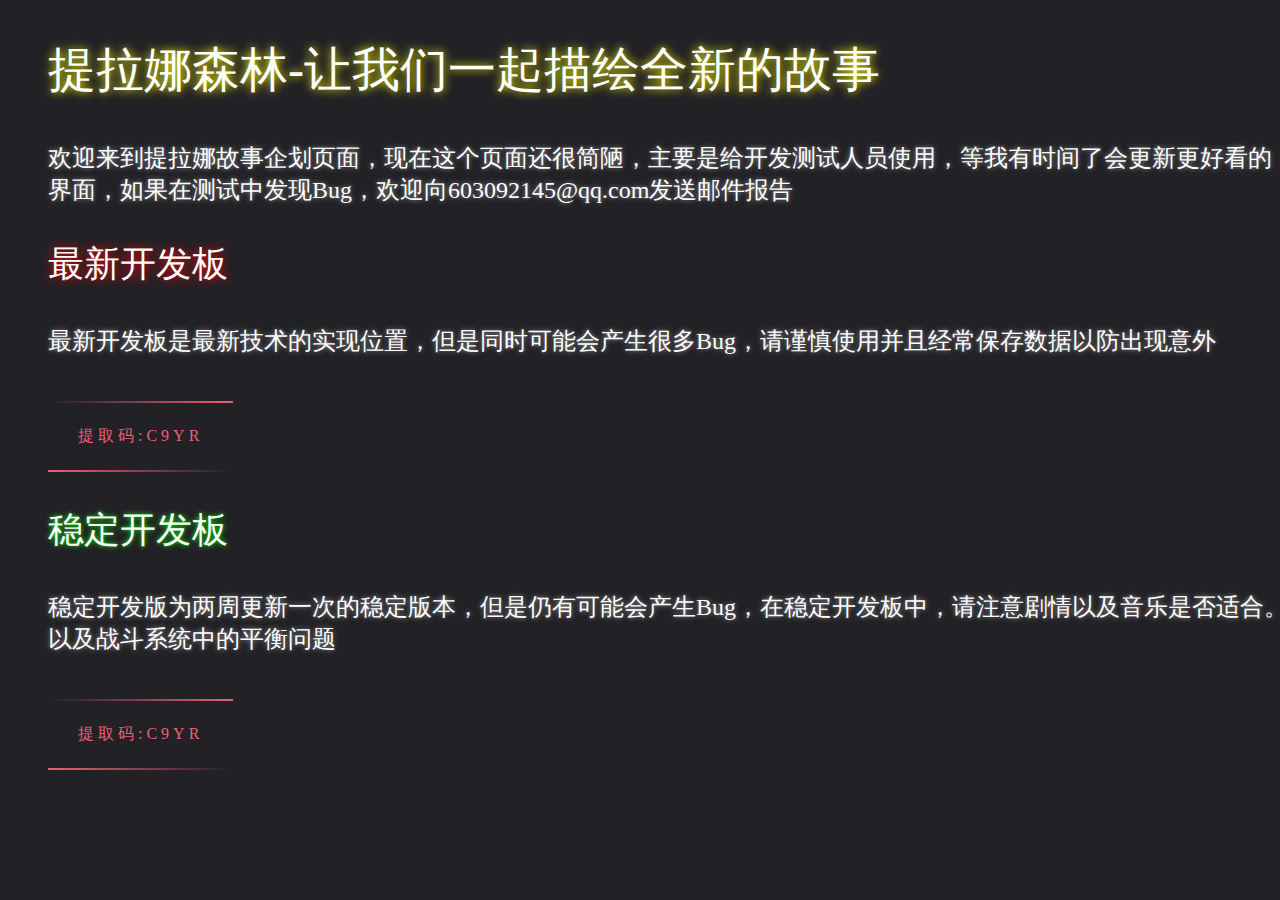
<file: Tirana/index.html>
<!doctype html>
<html>
<head>
<meta charset="utf-8">
<title>提拉娜PG</title>
<link rel="stylesheet" href="Home.css"></link>
</head>

<body>
	<h2>提拉娜森林-让我们一起描绘全新的故事</h2>
	<p>欢迎来到提拉娜故事企划页面，现在这个页面还很简陋，主要是给开发测试人员使用，等我有时间了会更新更好看的界面，如果在测试中发现Bug，欢迎向603092145@qq.com发送邮件报告</p>
	<h3>最新开发板</h3>
	<p>最新开发板是最新技术的实现位置，但是同时可能会产生很多Bug，请谨慎使用并且经常保存数据以防出现意外</p>
	<a href="https://pan.baidu.com/s/1TFHATCi234DX3vDvqJXPHA">
		<span></span>
		<span></span>
		<span></span>
		<span></span>
		提取码:c9yr
	</a>
	<h3 style="text-shadow: 0px 0px 5px #0f0">稳定开发板</h3>
	<p>稳定开发版为两周更新一次的稳定版本，但是仍有可能会产生Bug，在稳定开发板中，请注意剧情以及音乐是否适合。以及战斗系统中的平衡问题</p>
	<a href="https://pan.baidu.com/s/1TFHATCi234DX3vDvqJXPHA">
		<span></span>
		<span></span>
		<span></span>
		<span></span>
		提取码:c9yr
	</a>
	<!--
	<div class="home-background-vector">
		<svg version="1.1" xmlns="http://www.w3.org/2000/svg" xmlns:xlink="http://www.w3.org/1999/xlink" x="0px" y="0px"
	 viewBox="0 0 3840 2160" style="enable-background:new 0 0 3840 2160;" xml:space="preserve">
<style type="text/css">
	.st0{display:none;fill:url(#SVGID_1_);}
	.st1{fill:#FFD788;}
	.st2{fill:#FFB95C;}
	.st3{fill:#E6EFFF;}
	.st4{fill:#FFFFFF;}
	.st5{fill:#ABC9FF;}
	.st6{fill:#5E5D87;}
</style>
<g id="天">
	<linearGradient id="SVGID_1_" gradientUnits="userSpaceOnUse" x1="1920.9895" y1="2160" x2="1920.9895" y2="-9.094947e-13">
		<stop  offset="0" style="stop-color:#FFF394"/>
		<stop  offset="0.1176" style="stop-color:#ECF1B4"/>
		<stop  offset="0.2456" style="stop-color:#DBF0CF"/>
		<stop  offset="0.3853" style="stop-color:#CFEFE5"/>
		<stop  offset="0.5402" style="stop-color:#C6EFF4"/>
		<stop  offset="0.7225" style="stop-color:#C1EEFC"/>
		<stop  offset="1" style="stop-color:#BFEEFF"/>
	</linearGradient>
	<rect class="st0" width="3841.98" height="2160"/>
</g>
<g id="太阳">
	<circle class="st1" cx="1455.84" cy="439.9" r="300.77"/>
	<circle class="st2" cx="1455.84" cy="439.9" r="242.13"/>
</g>
<g id="山后">
	<path class="st3" d="M-42.92,1141.28c203.46,118.81,211.07-66.76,291.41-116.28c80.34-49.52,138.69-99.29,308.5-42.92
		s387.38,317.89,527.47,316.52c140.09-1.36,301.86-332.8,471.13-379.21c169.27-46.41,174.69,275.86,304.77,251.09
		s82.75,159.19,262.45,159.19s108.65-170.46,252.27-322.86s423.65,411.06,563.73,446.61c140.09,35.55,173.59-549.92,503.79-529.56
		c330.21,20.36,337.77,600.44,651.3,502.83s-34.25-306.94,172.55-267.74c206.8,39.2-59.22,1154.04-59.22,1154.04l-4250.15,65.03
		V1141.28z"/>
</g>
<g id="云">
	<path class="st4" d="M1825.94,132.44c-0.39-6.94-9.09-12.49-19.77-12.49c-5.99,0-11.36,1.75-14.99,4.51
		c-1.58-5.3-8.7-9.31-17.26-9.31c-3.56,0-6.87,0.69-9.64,1.89c-1.53-13.94-19.27-24.94-40.93-24.94c-19.69,0-36.13,9.09-40.12,21.21
		c-4.01-1.82-8.87-2.89-14.11-2.89c-13.71,0-24.82,7.28-24.82,16.26c0,2.03,0.57,3.97,1.61,5.76H1825.94z"/>
	<path class="st4" d="M1315.51,479.67c-2.02-36.35-47.59-65.41-103.54-65.41c-31.38,0-59.49,9.16-78.49,23.6
		c-8.27-27.78-45.59-48.76-90.4-48.76c-18.64,0-35.97,3.64-50.47,9.88c-8.01-73.02-100.93-130.63-214.39-130.63
		c-103.11,0-189.25,47.59-210.12,111.08c-20.99-9.53-46.46-15.13-73.93-15.13c-71.79,0-129.98,38.14-129.98,85.19
		c0,10.63,3,20.8,8.43,30.19H1315.51z"/>
	<path class="st4" d="M2816.32,308.69c-0.77-13.88-18.17-24.98-39.54-24.98c-11.98,0-22.71,3.5-29.97,9.01
		c-3.16-10.61-17.41-18.62-34.52-18.62c-7.12,0-13.74,1.39-19.27,3.77c-3.06-27.88-38.54-49.88-81.86-49.88
		c-39.37,0-72.26,18.17-80.23,42.41c-8.02-3.64-17.74-5.78-28.23-5.78c-27.41,0-49.63,14.56-49.63,32.53
		c0,4.06,1.15,7.94,3.22,11.53H2816.32z"/>
	<path class="st4" d="M2211.53,721.48c0.09-0.36,0.2-0.71,0.27-1.07c0.37,0.37,0.77,0.72,1.17,1.07h78.96
		c0.36-0.33,0.73-0.65,1.07-0.98c0.12,0.33,0.26,0.65,0.39,0.98h419.14c-7.75-11.57-25.37-19.65-45.88-19.65
		c-15.25,0-28.9,4.47-38.09,11.52c-3.34-21.88-31.51-38.96-65.76-38.96c-15.47,0-29.68,3.49-40.94,9.32
		c-12.88-33.5-59.14-58.29-114.24-58.29c-55.69,0-102.33,25.33-114.62,59.37c-8.77-8.54-23.66-14.17-40.56-14.17
		c-26.96,0-48.81,14.31-48.85,31.97c-6.56-5.08-16.35-8.31-27.3-8.31c-19.74,0-35.75,10.49-35.75,23.43c0,1.28,0.16,2.54,0.47,3.77
		H2211.53z"/>
	<path class="st4" d="M3040.96,1072.58c0.06-0.24,0.14-0.48,0.18-0.73c0.25,0.25,0.52,0.49,0.79,0.73h53.7
		c0.25-0.22,0.5-0.44,0.73-0.67c0.08,0.22,0.18,0.44,0.26,0.67h285.02c-5.27-7.86-17.25-13.36-31.2-13.36
		c-10.37,0-19.65,3.04-25.9,7.83c-2.27-14.88-21.42-26.49-44.72-26.49c-10.52,0-20.18,2.37-27.84,6.34
		c-8.76-22.78-40.21-39.64-77.69-39.64c-37.87,0-69.58,17.23-77.94,40.37c-5.97-5.81-16.09-9.63-27.58-9.63
		c-18.33,0-33.19,9.73-33.22,21.74c-4.46-3.46-11.12-5.65-18.57-5.65c-13.43,0-24.31,7.13-24.31,15.93c0,0.87,0.11,1.73,0.32,2.56
		H3040.96z"/>
</g>
<g id="山前">
	<path class="st5" d="M-37.19,1479c54.15-86.17,74.39-281.7,243.74-281.7s377.73-265.47,558.22-217.48
		c291.2,77.42,616.36,434.85,851.71,472.36c84.4,13.45,148.47-229.63,397.16-131.77s637.21-515.93,847.74-486.14
		c134.4,19.02,331.44,503.17,526.45,448.29c213.68-60.14,536.72,447.73,520.26,551.97c-27.87,176.52,0.76,693.68,0.76,693.68
		l-3946.05,65.03V1479z"/>
	<path class="st4" d="M2573.99,994c109.27-95.19,210.27-170.64,287.39-159.72c71.68,10.14,161.19,152.6,258.7,275.02
		c-127.4-96.69-99.99,132.17-161.92,34.15c-15.37-24.32-91.35-63.45-127.74-63.45c-36.39,0-95.99,85.53-122.38,76.03
		C2649.97,1135.13,2622.4,977.9,2573.99,994z"/>
	<path class="st4" d="M538.03,1035.51c76.71-43.95,153.24-74.77,225.32-55.61c42.98,11.43,86.69,28.95,130.75,50.65
		c-56.97-5.29-40.19,72.9-64.97,56.39c-24.77-16.52-56,25.32-73.55,25.32c-17.55,0-38.28-37.13-59.96-40.03
		s-53.19,23.44-71.02,23.44S600.74,1029.39,538.03,1035.51z"/>
</g>
<g id="前景">
	<path class="st6" d="M3840,2080.39c0,0-51.33,0-150.17,0c-98.84,0-48.59-479.38-158.77-479.38s-197.74,0.1-221.43,2.31
		c-57.79,5.4-62.65,8.64-112.34,28.08c-49.69,19.44-32.41,30.24-103.7,59.31s-285.16,16.3-365.1,0s-34.57-59.31-99.38-87.4
		c-10.01-4.34-108.93-6.25-250.89-6.89c-3.14-0.64-6.96-1.86-11.49-3.7c-5.86-2.4-10.29-3.91-13.29-4.51
		c-0.62-0.12-1.28-0.25-1.92-0.37c-0.32-0.15-0.7-0.26-1.17-0.3c-0.1,0.01-0.18,0.02-0.28,0.02c-1.08-0.2-2.19-0.41-3.34-0.61
		c0.1-0.14,0.16-0.29,0.16-0.45c-5.78-3.81-13.02-8.93-21.7-15.38c-15.78-11.87-26.52-23.7-32.25-35.49l-9.67-25.06
		c-6.25-16.04-10.55-26.44-12.92-31.21c-6.64-12.53-11.24-20.84-13.81-24.94l-2.86-5.05c-4.8-11.79-7.59-23.77-8.38-35.93
		c-0.46-7.33-0.46-19.89,0-37.68c0-15.39-0.99-32.42-2.96-51.1c-1.9-17.65-2.86-33.47-2.86-47.47c0-34.06,7.59-60.33,22.79-78.79
		c11.82-14.56,31.61-28.17,59.34-40.83c0.61,3.22,1,5.68,1.15,7.32c4.8-2.84,7.3-5.71,7.5-8.62l0.88-2.78l0.1-0.15
		c0.1-0.04,0.2-0.08,0.3-0.13v7.61c0.92,0.13,1.45,0.49,1.58,1.09c0.26-1.32,1.31-3.2,3.15-5.65c1.91-2.57,3.29-3.86,4.14-3.86
		c0.72,0,1.02,0.29,0.89,0.88c-0.26,0.59-0.03,0.89,0.69,0.89c2.83,0,4.58-2.72,5.28-8.07c0.86-0.52,1.72-1.07,2.58-1.66l0.92,3.19
		h4.53l0.83-8.09c0.63-0.55,1.26-1.1,1.9-1.69c0.77,0.68,1.51,1.63,2.2,2.95c1.18,2.38,1.41,5.02,0.69,7.92
		c1.64,0,2.93-0.06,3.85-0.19c1.31-0.33,1.97-0.62,1.97-0.89h1.58c-0.85,1.06-1.38,3.23-1.58,6.54c1.84-0.4,3.81-1.06,5.91-1.98
		c2.04-1.12,3.39-1.98,4.04-2.58l0.49-0.89c-0.92,3.63-1.45,8.09-1.58,13.38c0.79-0.33,4.77-3.4,11.94-9.22v10.6
		c3.48-2.44,5.65-4.1,6.5-4.95c0.39-0.66,0.62-1.29,0.69-1.88c0.33,6.27,0.62,10.14,0.88,11.59c0.53,2.12,1.75,3.18,3.66,3.18
		l4.24-1.79c2.63-1.85,3.16-4.36,1.58-7.53c1.12,1.72,2.56,3.46,4.34,5.25h4.53c-0.19-1.39-1.48-6.84-3.85-16.35l-0.69-2.28
		c0.39,0.6,1.8,1.75,4.24,3.48c2.63,1.65,4.67,2.77,6.11,3.37c-0.07-0.53-0.95-3.17-2.66-7.93l-2.95-7.23l-0.2-1
		c0.92,1.91,1.68,3.14,2.27,3.66c0.92,0.99,3.09,2.05,6.51,3.17c0.45-0.66,0.69-1.78,0.69-3.36c0-1.65-0.23-3.63-0.69-5.95
		c4.01,2.31,6.41,3.77,7.2,4.36c2.43,1.99,3.55,4.17,3.35,6.54l1.19,2.28c0.46-0.4,1.28-1.99,2.46-4.75
		c1.18-2.85,1.87-4.82,2.07-5.95c0.98-0.66,1.58,0.33,1.77,2.97c0.06,4.76,0.23,7.79,0.49,9.11c0.26,0,0.62,0.13,1.08,0.4
		c0.59,0.33,0.89,0.66,0.89,0.99l5.62-7.33l0.29-0.7c0,4.62,0.13,7.3,0.4,8.03c0.59,2.52,2.4,3.76,5.43,3.76
		c3.81,0,6.37-0.07,7.69-0.2c1.51,0,2.2-0.07,2.07-0.2l1.28-0.49c0.33-0.14,0.49-0.73,0.49-1.78l-3.35-10.21l3.55,6.34h3.16
		c-0.13-0.98-0.73-3.4-1.78-7.23l-1.38-5.95c0.53,1.06,2.93,3.5,7.2,7.33c4.14,3.76,6.77,5.78,7.89,6.04l0.69-0.2
		c0.33-0.32,0.49-1.03,0.49-2.08c0-1.25-1.22-4.33-3.65-9.22c-2.18-4.64-3.35-7.33-3.5-8.07c4.33,10.34,9.64,15.5,15.93,15.5v-10.6
		c2.63,1.85,4.9,3.11,6.81,3.77c1.32,0.66,2.96,1.19,4.94,1.59c-0.4-2.05-2.44-6.48-6.11-13.28l0.29-0.3
		c1.25,1.32,3.26,2.61,6.02,3.87c2.7,1.39,4.67,1.91,5.92,1.59l-0.88-2.97c-0.53-2.24-1.35-4.79-2.47-7.63
		c0.33-0.13,1.38,0,3.15,0.4c2.3,0.59,3.78,0.89,4.43,0.89c0.47-0.85,0.1-2.74-1.08-5.64c0.72-0.8,1.18-1.69,1.38-2.68
		c0.33-0.46,2.21-0.33,5.62,0.39c-1.31-3.35-7.34-9.29-18.1-17.83c2.19,1.32,4.54,2.51,7.05,3.56c4.41,1.92,7.63,2.68,9.67,2.28
		l-7.4-9.12c1.78,1.26,3.42,2.64,4.93,4.16c0.85,0.73,1.67,1.09,2.46,1.09c1.25,0,2.76-1.36,4.54-4.06c1.71-2.51,2.6-4.26,2.67-5.25
		v-1.39c0.52,0.53,1.51,3.1,2.96,7.72c1.12,3.77,2.63,5.65,4.54,5.65c3.29,0,5.23-1.79,5.82-5.35c0-2.05-0.53-4.33-1.58-6.84
		l-1.58-2.28l3.45,3.37c1.44,1.26,2.8,1.88,4.04,1.88v-7.53l0.49-0.2c0.45-0.33,1.18-0.5,2.17-0.5c0.52,0,1.74,0.63,3.64,1.88
		c1.91,1.45,3.26,2.18,4.05,2.18h1.38c-0.79-4.03-2.08-6.5-3.85-7.43c1.32,0,3.06,0.3,5.23,0.89l4.24,1.39c0.2,0,0.2-0.76,0-2.28
		c-0.06-1.59-0.42-3.1-1.08-4.56c3.81,2.45,6.74,4.03,8.78,4.76c1.51,0.66,5.19,1.95,11.04,3.86l2.27,0.69
		c0-2.44-0.17-3.66-0.49-3.66l-1.09-2.88c1.64,1.78,3.62,4.49,5.92,8.12c1.19,1.65,2.37,2.48,3.55,2.48c1.25,0,2.01-0.3,2.27-0.89
		c0.2-0.26,0.2-0.79,0-1.59c6.19,6.15,10.09,9.61,11.74,10.41h2.96c-0.26-1.19-1.18-3.83-2.76-7.93c-1.9-4.75-3.39-7.86-4.44-9.31
		l3.16,3.67c1.77,1.92,3.12,2.97,4.04,3.17h1.58c-0.19-0.4-2.3-3.43-6.32-9.12l-6.99-9.71c1.71,1.65,3.35,2.94,4.93,3.86
		c2.63,1.85,4.9,2.38,6.81,1.59l-2.76-4.36l0.29-0.59c0.27-0.46,0.86-0.69,1.78-0.69c1.45,0,4.77,1.65,9.97,4.96
		c5.91,3.9,10.72,6.31,14.4,7.23l-1.09-4.06c-1.24-4.03-3.06-8.72-5.42-14.07l-0.49-0.89c-0.26-0.79-0.39-1.56-0.39-2.28
		c0.26,0.4,1.67,1.55,4.23,3.47c3.03,1.98,5,3.1,5.91,3.37c-0.46-2.64-2.79-5.68-7-9.11l7.59,1.19h0.99l1.28-1.39l-5.43-7.72
		l-1.58-1.09c1.97,1.19,4.17,2.08,6.61,2.68l4.04,0.89c0.92-0.59,0.98-3.07,0.2-7.43l1.58,0.4l3.65,0.3l4.24-0.89
		c3.16-0.79,5.13-1.41,5.91-1.88c-1.18-3.3-2.63-5.71-4.34-7.23c-1.18-1.32-3.52-2.74-7-4.26c1.71-3.24,2.56-5.05,2.56-5.45
		l-6.8-3.17c0.06-0.2,0.95-0.66,2.66-1.39l5.73-3.37c-1.25-4.23-2.1-6.44-2.56-6.64c-0.13,0-0.2-0.59-0.2-1.78
		c0-1.06-0.59-1.65-1.78-1.78c-1.97-0.46-3.42-1.03-4.34-1.68l-0.69-0.59c0.2,0,1.41-0.63,3.66-1.88c0.92-0.4,1.38-1.46,1.38-3.17
		c0-0.93-0.53-1.59-1.58-1.98c-1.25-0.2-1.94-0.37-2.07-0.5c2.03,0,3.71-0.36,5.02-1.09c1.05-0.86,1.58-1.85,1.58-2.97
		c0-1.05-0.1-1.65-0.29-1.78c0-0.2-0.13-0.43-0.4-0.69c-1.25,0.33-6.31-0.89-15.19-3.67l-1.09-0.2c0.98-0.2,2.73-0.89,5.23-2.08
		c2.3-1.06,3.78-1.82,4.44-2.28l-9.47-3.87h-0.89c3.03-0.92,5-1.75,5.92-2.48c0.66-0.66,1.61-2.47,2.86-5.45h-13.31
		c0.65-0.33,2.33-1.29,5.02-2.88l1.09-1.19c-1.51,0.26-4.44,1.02-8.78,2.28l-8.38,2.48l11.05-11.29c-9.6,1.65-14.93,2.48-15.98,2.48
		c-0.92,0-1.75-0.76-2.47-2.28c-1.51-2.64-2.73-4.46-3.66-5.45c1.98,0.79,4.01,1.19,6.12,1.19c1.72,0,3.95-0.46,6.71-1.39
		c2.82-0.86,4.5-1.68,5.03-2.48l-11.34-7.33c0.04-0.01,0.11-0.03,0.18-0.05c0.53-0.07,1.04-0.19,1.52-0.38
		c0.73-0.17,1.66-0.39,2.83-0.65c1.58-0.53,3.85-1.75,6.81-3.66l-7.5-6.54c1.18-0.44,2.33-0.79,3.41-1.29
		c1.99-0.93,3.34-2.96,3-4.73c-0.8-4.18-4.52-7.69-8.71-6.51c-1.67,0.47-1.96-0.05-2.04-1.52c-0.15-2.78-1.98-4.25-4.46-4.84
		c-1.74-0.41-3.57-0.38-5.31,0.37c-0.15,0.07-0.29,0.14-0.44,0.21l-11.79-3c2.1-0.53,3.35-0.92,3.75-1.19
		c0.46-0.4,0.69-1.22,0.69-2.48c0-0.99-0.13-1.88-0.39-2.68l-12.92-0.2c3.16-0.73,6.18-1.26,9.08-1.59l0.39-2.08
		c-0.25-0.8-0.98-1.72-2.16-2.77l-0.99-0.6c2.96,0.27,5.29,0.4,7,0.4c2.76-0.27,4.74-1.16,5.92-2.68l-5.42-6.34
		c0.33-0.33,0.69-1.02,1.09-2.08l4.53,2.08c1.57,0.72,2.5,1.09,2.76,1.09c1.84,0,3.49-0.46,4.94-1.39c1.32-0.86,2.07-2.21,2.27-4.06
		c-7.76,0-12.2-0.13-13.32-0.4l0.4-1.19c2.43,0.33,4.4,0.49,5.92,0.49c2.89,0,4.93-0.53,6.11-1.59c0.6-0.79,0.89-1.95,0.89-3.47
		c0-2.05-2.41-4.23-7.2-6.54c-5.6-2.45-10.56-3.04-14.9-1.78c0-0.66-0.33-1.72-0.99-3.17c0-1.98,0.85-4.96,2.56-8.92l11.44,5.94
		c1.51,0.6,3.03,0.89,4.54,0.89c1.44,0,3.32-0.53,5.62-1.59l4.34-1.78l0.4-0.69c-0.06-0.2-2.1-0.79-6.12-1.79
		c-4.07-1.12-6.99-2.05-8.77-2.77l-1.09-0.69c1.32,0,7.11-0.6,17.36-1.79l0.2-0.2c0.52-0.33,1.28-0.5,2.27-0.5l2.07-0.19
		c-3.55-1.32-6.11-2.15-7.69-2.48l-2.27-0.3c1.78-0.07,3.88-0.73,6.31-1.98c2.1-1.26,3.38-2.24,3.85-2.97l1.38-1.59l-18.06-2.48
		c1.51-0.2,3.23-0.72,5.13-1.59c3.02-1.39,5.06-2.61,6.11-3.67l0.89-1.59c-4.93,0-8.22,0.47-9.86,1.39
		c-1.71,1.05-4.8,1.52-9.27,1.39c1.83,0,3.94-0.63,6.31-1.88c1.84-1.05,4.63-3.1,8.38-6.14v-6.54c-1.24,0-11.86,1.75-31.85,5.25
		c-0.72,0-3.22-0.23-7.5-0.69v-3.17l7,0.2c4.54,0,7.79-0.3,9.77-0.89c3.41-1.19,5.52-3.59,6.31-7.23H2583
		c0.13-0.33,1.54-1.55,4.24-3.67c2.23-1.91,4.04-4.1,5.43-6.54l0.49-1.88c-5.92-0.79-11.8-1.22-17.65-1.29
		c0.47-0.27,1.22-0.36,2.27-0.3c0.2-0.07,0.36-0.07,0.49,0c0.13,0,0.19-0.43,0.19-1.29c0-1.46-0.06-2.38-0.19-2.78
		c-0.33-0.66-1.25-1.03-2.76-1.09c0.59-0.6,2.56-3.47,5.91-8.62l0.2-0.7l-7.2,1.78c-3.95,0.92-6.51,1.22-7.69,0.89l4.54-3.86v-6.74
		h-8.78l-2.96,2.68v-5.15l-8.88,6.54v-6.54c-3.03,1.72-6.02,2.91-8.98,3.57l-2.76,0.3c1.45-0.79,2.2-1.32,2.27-1.59
		c0.45-0.46,0.69-1.16,0.69-2.08c0-0.73-0.43-1.56-1.28-2.48c-1.31-1.59-3.35-3.11-6.12-4.56c-2.43,7.33-5.29,11.26-8.58,11.79
		c-5.19-0.26-10.45,0.5-15.78,2.28c0.52-0.46,0.88-1.52,1.08-3.17l-0.2-7.53c-1.83-0.46-3.32-0.69-4.51-0.69c0,0,0,0,0,0
		c1.18,0,2.7,0.23,4.54,0.69l0.2,7.53c2.3,0,4.33-0.82,6.11-2.48c1.77-1.65,2.66-3.63,2.66-5.94c-2.23-0.59-4.27-0.89-6.11-0.89
		c0,0,0.01-0.01,0.01-0.01c1.84,0,3.86,0.3,6.09,0.89c1.9-2.18,4.76-3.53,8.58-4.06c1.84-0.19,4.04-0.19,6.61,0l0.59-0.89
		l-2.47-4.06l-0.19-1.19c5.12,0,8.58-1.12,10.35-3.37c-0.59-2.05-2.1-4.09-4.54-6.14c0.47-0.07,1.68-0.43,3.65-1.09l3.65-1.39
		l-1.87-0.7l-2.46-2.08c6.32,0,11.21-0.43,14.69-1.29c-0.07,0-4.96-4.03-14.69-12.09h9.96c-2.75-0.05-7.06-3.06-12.92-9.01h11.73
		c-0.13-0.59-0.66-1.52-1.58-2.77l-1.28-1.29l3.35,0.59c1.9,0.66,3.35,0.99,4.34,0.99c2.5,0,4.6-0.53,6.31-1.59
		c1.31-0.99,1.98-2.15,1.98-3.47c0-1.19-0.59-2.48-1.78-3.86c-1.72-2.24-4.27-2.91-7.69-1.98h-2.26l2.26-2.48
		c0.46-0.72,0.69-1.58,0.69-2.58v-1.09c-0.99-0.33-5.72-0.1-14.2,0.69l-3.45,0.2c6.24-2.24,10.48-4.52,12.72-6.83
		c1.32-1.65,1.97-4.2,1.97-7.63c0-0.79,0.1-1.55,0.3-2.28c-0.2-0.33-0.76-0.49-1.68-0.49c-6.7,1.98-15.49,4.1-26.34,6.34
		c0.07-0.33,0.6-0.92,1.58-1.78c0.85-0.86,1.28-1.46,1.28-1.78c0-0.79-0.36-0.79-1.08,0c-0.59,0.59-0.88,0.49-0.88-0.3
		c0-1.45,0.22-2.64,0.69-3.57l2.66-5.45c-2.43-0.92-4.37-1.39-5.82-1.39c-1.71,1.12-3.22,1.95-4.54,2.48
		c-3.29,1.65-5.68,2.58-7.2,2.78h-4.54l2.95-2.08c0.13-0.53,0.2-2.05,0.2-4.56c-2.31,0-3.95-0.07-4.94-0.2
		c0-1.05,0.66-3.47,1.97-7.23l-0.19-1.78l-5.23,1.59c-3.15,0.86-5.16,0.86-6.01,0c2.7-5.42,4.04-8.92,4.04-10.5
		c0-0.99-0.23-2.11-0.69-3.37l-0.89-1.09c-0.52,0.86-2.27,2.44-5.22,4.76l-4.93,3.37l-0.29-2.08c-0.26-0.27-0.69-0.5-1.29-0.69
		c-0.25,0.86-2,2.61-5.22,5.25l-4.93,4.07c-0.73-1.52-1.35-3.24-1.87-5.15c-0.72-2.05-1.09-3.27-1.09-3.66l-0.2-0.5
		c-1.12,0.53-2.56,2.28-4.34,5.25c-1.64,2.58-2.63,4.33-2.96,5.25c-0.92-0.66-1.87-1.49-2.87-2.48c-0.26,0.53-1.54,1.58-3.85,3.17
		c-3.35,2.12-5.02,3.24-5.02,3.37h-8.78c1.78-2.05,5.92-5.29,12.43-9.71c5.33-3.7,8.02-6.67,8.09-8.92
		c-0.73-0.13-1.26-0.56-1.58-1.29c-0.99,1.46-3.32,3.04-7,4.76c-3.35,1.32-5.39,2.21-6.11,2.67l8.88-6.84
		c5.06-3.83,7.99-6.24,8.78-7.23c-2.5,0.2-5.42-0.27-8.78-1.39l1.58-3.77c0.92-2.38,1.38-3.83,1.38-4.36c0-1.46-0.23-2.58-0.69-3.37
		c-0.79-1.32-2.53-1.85-5.23-1.59c0.59-1.39,1.18-3.66,1.78-6.83c0.79-3.44,1.18-6.01,1.18-7.73l-11.73,11.79v-6.54l-11.35,12.88
		c-0.07,0.2-0.2,0.3-0.4,0.3c0-0.53,0.23-1.75,0.69-3.66c0.26-1.79,0.4-3.24,0.4-4.36c0-1.78-1.19-4.03-3.55-6.74l-2.07-1.19
		c-0.26,1.78-0.63,3.07-1.09,3.87c-0.39,0.73-1.97,2.54-4.74,5.45l-1.87-4.26l-1.08-3.66c-1.84,0-3.19,0.23-4.04,0.7l-1.87,0.69
		c0-0.86-0.53-2.91-1.58-6.14c-1.12-3.57-2.53-6.8-4.24-9.71c-0.47,0.66-0.86,2.38-1.19,5.15c-0.26,1.98-0.85,2.97-1.78,2.97
		c-0.92,0-1.28-0.69-1.08-2.08c0.26-1.45,0.1-2.18-0.49-2.18c-1.25,5.02-2.01,8.32-2.27,9.91l-0.39,2.48
		c0.13-3.77,0.03-6.24-0.29-7.43c-0.66-2.45-2.31-3.67-4.94-3.67c-0.85,0-1.54,0.4-2.07,1.19c-0.59,0.59-1.25,0.89-1.97,0.89
		l-9.96-3.37c0,0.59-0.23,1.02-0.69,1.29c-0.59,0-0.89,4.46-0.89,13.38c-1.97-1.52-3.92-2.87-5.82-4.06
		c-2.57,3.77-4.15,5.94-4.74,6.54c-4.27-2.77-6.24-5.77-5.92-9.01c0.26-1.05,0.2-1.75-0.19-2.08c-0.47-0.59-2.04-0.89-4.73-0.89
		c-0.54,0-2.44,0.53-5.72,1.59c-2.7,0.92-4.11,1.32-4.25,1.19l3.65-3.87c-5.26,0.66-8.74,1.02-10.45,1.09v-6.54
		c-1.64,0.33-3.88,1.22-6.71,2.67l-9.47,5.05l-1.19-2.08l-1.78-1.59c-0.79,0.79-2.37,1.91-4.73,3.37l-8.58,5.95h-8.88
		c5.46-6.28,7.96-10.27,7.5-11.99h-10.16c3.29-4.1,5.16-6.54,5.62-7.33c2.1-2.91,3.16-5.55,3.16-7.93c0-0.53-0.43-1.35-1.29-2.48
		l-3.15-3.67c-3.16,4.03-5.36,7-6.62,8.92c-2.23,3.57-3.52,6.87-3.84,9.91c-1.32-1.26-2.2-2.22-2.66-2.87
		c-1.06-1.25-1.58-2.54-1.58-3.86c0-0.46,0.88-1.29,2.66-2.48c2.18-1.65,3.69-3.57,4.54-5.75v-1.09c-2.17,1.26-4.51,2.67-7,4.26
		c-0.85,0.79-1.67,1.19-2.46,1.19l-0.49-0.2c-0.4-0.4-0.69-0.92-0.88-1.59c1.18-2.51,1.87-5.02,2.07-7.53
		c-0.73,0-1.65,0.3-2.76,0.89c-0.72-1.85-1.08-3.37-1.08-4.56c0-2.84-1.87-4.26-5.62-4.26c-2.56,0-4.24,2.12-5.03,6.34
		c-1.71,8.39-3.22,14.2-4.54,17.44v-11.99l-4.44,13.38h-4.34l-1.39-6.34c-0.72,0.66-1.77,1.02-3.16,1.09l-5.82-8.13
		c0,1.72-0.22,3.01-0.69,3.86l-0.69,0.2c-0.07-1.05-0.96-3.46-2.67-7.23c-1.38-3.1-2.43-5.15-3.16-6.14
		c-1.31,1.06-2.82,3.04-4.54,5.95c-2.04,3.5-3.03,6.37-2.95,8.62c-0.07-0.33-0.37-0.66-0.89-0.99c-0.33-0.66-0.49-1.39-0.49-2.18
		c0-0.46-0.59-1.15-1.78-2.08l-4.74-4.55c1.9-2.25,3.03-3.77,3.35-4.56c0.4-0.53,0.92-1.65,1.58-3.37c0-0.46-0.42-0.92-1.28-1.39
		c-1.05-0.46-2.11-0.69-3.16-0.69c-1.78,0-4.11,0.69-7,2.08l-1.87,0.7c1.84-1.52,3.88-3.63,6.12-6.34l4.04-5.05l0.29-0.59
		c-1.38,0-4.48,0.53-9.27,1.59c-4.28,0.92-7.07,1.75-8.39,2.48l8.78-9.51c-4.93,0.33-9.79,1.09-14.59,2.28l2.67-6.15
		c1.25-3.5,1.77-5.71,1.58-6.63c-1.12-0.27-3.53,0.89-7.2,3.47c-3.35,2.77-5.39,4.29-6.12,4.56c0-0.4,0.16-1.09,0.49-2.08
		c0.65-1.26,1.02-2.38,1.08-3.37v-2.58c-1.9-0.27-3.19-0.03-3.85,0.69c-0.85,1.78-2.2,3.67-4.04,5.65l-2.46,1.68
		c0.78-1.19,1.31-3.47,1.57-6.84v-3.86c-1.91,1.65-4.4,3.47-7.49,5.45v-10.7c-0.26,1.39-0.92,3.3-1.97,5.74
		c-1.44,2.19-2.73,3.83-3.85,4.96c-0.59-2.84-2.04-7.3-4.34-13.37c-0.66,0.66-1.84,2.18-3.55,4.56l-3.16,4.07l-0.69,0.69
		c-1.45-7.2-2.43-11.23-2.96-12.09l-1.77,2.08c-1.05,1.39-1.45,4.26-1.19,8.62h-7.2v-3.87l-0.69,8.43c-0.26,0-0.56,0.29-0.89,0.89
		c-0.86-0.66-1.84-1.58-2.96-2.77h-8.77l4.73,5.25c3.09,3.1,4.9,4.86,5.43,5.25l-8.78-5.25l1.77,6.14c0.79,3.3,1.19,5.18,1.19,5.64
		l-5.03-5.45c-2.63-2.84-4.34-4.49-5.13-4.96c0,4.36,0.2,6.77,0.59,7.24l-0.19,0.19c-2.56-2.91-5.19-5.38-7.89-7.43
		c-0.59,0.53-1.05,1.12-1.38,1.79c-0.26,0.46-0.39,1.22-0.39,2.28c0,0.46,0.59,1.81,1.77,4.06c1.65,2.51,2.63,4.16,2.96,4.96
		c-2.5-1.19-4.38-2.91-5.62-5.15c0.07,1.52,1.02,3.86,2.86,7.03c1.97,3.17,3.72,5.29,5.23,6.34l3.36,2.48
		c-0.53-0.13-2.54-1.12-6.02-2.97c-3.16-1.52-4.96-2.28-5.42-2.28c-1.05,0-1.74,0.1-2.07,0.29c-0.26,0-0.56,0.13-0.89,0.4
		c-0.13-0.2-0.2,0.43-0.2,1.88c0,1.26,0.2,2.21,0.59,2.87l2.07,2.78c-0.59,0.79-1.34,2.08-2.27,3.86c-0.72-0.19-1.25-2.77-1.58-7.73
		l-0.2-1.59l-11.74,9.02l3.55-10.8c0.39-2.18,0.62-4.23,0.69-6.14h-1.29c0.13,1.98-0.39,4.03-1.58,6.14
		c-0.99,1.85-2.27,3.2-3.85,4.06l-2.07,1.59l0.49-7.53c0-1.25-0.33-4.89-0.99-10.9c-0.26,0-0.56-0.3-0.89-0.89
		c-0.46-0.33-0.99-0.99-1.58-1.98c0,0.79-0.66,3.43-1.97,7.92c-1.51,4.43-2.33,7.14-2.46,8.13c-0.46-0.46-1.45-2.05-2.96-4.76
		l-4.04-6.54l-1.87-2.08c0.39,1.13,0.62,2.64,0.69,4.56c0.32,2.31,0.39,3.54,0.19,3.67l-0.89-2.78c-0.92,0.93-2.1,3.73-3.55,8.43
		c-1.38,3.9-2.07,6.37-2.07,7.43l-7.4-6.54c-0.92,2.38-1.48,5.92-1.68,10.61c-0.4-0.6-2.57-2.18-6.51-4.76l-6.51-4.46
		c0,0.73-0.53,1.09-1.58,1.09l3.85,6.54c-2.04,1.32-3.32,2.25-3.85,2.77c0-0.53-0.69-1.75-2.07-3.66l-2.27-2.87l-1.28,1.78
		c-0.59,1.19-1.06,2.91-1.38,5.15l-0.2,0.99l-0.49-8.92l-1.09-1.78c-1.97,1.98-3.35,4.39-4.14,7.24l-0.15,1.53
		c0.22-3.3-0.39-6.52-1.82-9.66c-1.32-2.84-2.76-4.72-4.34-5.64c-0.85,0.86-1.84,2.21-2.96,4.06c-1.84,2.9-2.79,5.91-2.86,9.01
		c-1.78-3.04-3.35-5.98-4.74-8.82c-0.66-1.06-2.46-2.94-5.42-5.65c-0.26,8.05-0.04,13.28,0.69,15.65c1.05,1.32,1.71,2.21,1.97,2.68
		c-0.4-0.07-1.97-0.96-4.74-2.68l-5.42-3.67c0.33,1.19,1.25,3.31,2.76,6.34l3.55,6.84c-0.92-1.45-2.63-3.33-5.13-5.64
		c-1.97-2.18-3.26-3.47-3.85-3.87l-1.58-1.19v8.23c-1.05-0.2-4.97-2.41-11.74-6.64c0,0.92,0.76,2.38,2.27,4.36l4.44,6.84l0.49,0.59
		c-1.12,0-3.68-0.66-7.69-1.98l-8.78-2.97l-1.18-0.2c0.99,1.39,3.02,3.43,6.11,6.14c3.42,2.97,5.82,4.85,7.2,5.65h-11.93
		c9.07,3.43,14.5,5.25,16.27,5.45h-11.74c3.55,3.37,6.87,5.49,9.96,6.34l4.24,1.09l-1.38,3.17c-0.27,0-0.99-0.3-2.17-0.89
		c-1.12-0.26-2.2-0.4-3.25-0.4c-0.73,0-0.86,0.36-0.4,1.09c0.4,0.59,0.24,0.89-0.49,0.89l-5.62-1.98c-3.75-1.45-6.31-2.31-7.69-2.58
		l-1.97-0.2c3.42,2.05,5.42,3.8,6.01,5.25l-0.19,1.59l4.54,6.34c-1.38-1.65-4.77-3.77-10.16-6.34c-5.19-2.64-8.74-4-10.65-4.06
		c0,1.32,0.4,2.28,1.19,2.87c0.26,0.26,0.39,0.56,0.39,0.89l-10.56,0.99c0,0.13-0.16,0.26-0.49,0.4c-0.46,0.33-1.64,0.79-3.55,1.39
		c7.83,1.52,12.56,3.11,14.21,4.76c-0.66,0.27-2.24,1.32-4.74,3.17l-5.23,3.87c1.97,0.33,4.83,1.32,8.58,2.97l5.62,2.48l-14.01,0.19
		c0,0.2-0.06,0.37-0.2,0.5l-1.38,0.69c2.69,2.84,6.31,4.66,10.85,5.45c4.54,0.6,7.33,1.42,8.39,2.48h-9.07
		c1.64,1.52,4.67,3.7,9.07,6.54l-2.07-0.2c-0.99,0-3.32,0.99-7,2.97c2.43,0.86,4.18,1.68,5.23,2.48c2.82,2.24,4.93,5.25,6.31,9.01
		c-6.97-3.63-11.87-5.68-14.7-6.14l-1.08-0.19c0.33,0.66,1.84,2.54,4.54,5.64l4.93,5.94l0.69,0.5c-0.46,0-2.43-0.46-5.91-1.39
		l-2.46-0.69c3.22,4.49,5.85,8.02,7.89,10.6l2.07,2.08c-7.3-2.71-11.21-4.07-11.74-4.07c-2.24,0-3.45,0.13-3.65,0.4
		c-0.07,0.6-0.49,1.45-1.28,2.58c5.2,0.59,8.65,1.55,10.36,2.87c1.58,1.12,2.4,2.71,2.46,4.76l-2.66,1.59
		c-2.1-0.4-4.24-1.59-6.41-3.57c-1.9-1.78-3.16-3.67-3.75-5.65l-0.28-0.01c-1.65,0.73-2.57,1.09-2.79,1.1
		c0,0.13-0.36,0.49-1.09,1.09c-0.19-1.12-0.82-2.25-1.87-3.37l-1.08-0.4c-1.77,4.42-2.76,7.07-2.96,7.93v-13.38l-7.4,5.45
		c0-2.44-0.23-4.19-0.69-5.25c-0.33-0.66-1.08-1.78-2.27-3.37l-1.38-2.08c-0.91,3.57-1.38,6.44-1.38,8.62l-0.2,3.37
		c-0.79-3.96-1.54-8.72-2.27-14.27l-0.69-1.59c-1.45,0.59-2.93,2.05-4.44,4.36c-1.78,2.97-3.06,4.99-3.85,6.04l-0.49,0.3l-0.39-3.47
		c-0.46-2.05-0.79-3.99-0.99-5.85h-4.44c-0.46,1.45-0.99,3.4-1.58,5.85c-0.92,2.84-1.38,4.75-1.38,5.74
		c-0.52-1.58-1.97-3.4-4.34-5.45c-2.11-2.05-3.68-3.21-4.74-3.47l-1.08-0.2l2.46,5.65c-0.06,0.53-0.82,0.63-2.27,0.3l-4.04-0.69
		c-1.58,0.06-2.63,0.2-3.16,0.4c-0.52,1.12-1.22,1.88-2.07,2.28c1.97,1.25,3.78,2.01,5.43,2.28c0.39,0.26,1.45,2.08,3.15,5.45
		l-2.66-1.19c0,3.57,0.3,7.73,0.89,12.48l0.2,2.58l-5.13-10.01c-1.97-4.1-4.01-6.14-6.11-6.14c-3.42,0-4.93,1.75-4.54,5.25
		l-0.39-2.08l-3.85-5.85c-3.23,2.51-5.72,4.32-7.5,5.45v-9.31c-2.76,1.26-4.86,2.74-6.31,4.46l-2.96,4.56l-0.89,2.78
		c0.79-3.04,1.02-7.07,0.69-12.09l-0.69-1.29c-0.59,0.33-1.87,1.22-3.85,2.67c-1.9,1.45-3.02,2.51-3.35,3.17l-0.2,0.89
		c-0.13-0.53-0.29-4.07-0.49-10.61c-0.2-4.03-0.49-6.67-0.89-7.93c-0.6,0-2.17,0.3-4.74,0.89c-2.37,0.59-4.24,1.19-5.62,1.78
		c0-2.05-0.22-5.74-0.69-11.1l0.4-0.49c0.2-0.26-0.23-0.4-1.28-0.4l-5.23,1.39c-3.49,0.86-5.65,1.29-6.51,1.29
		c0-1.26-0.16-2.45-0.49-3.57c-0.79-1.98-2.07-2.97-3.85-2.97c-0.92,0-1.68,0.36-2.27,1.09c-0.65,1.18-1.41,2.11-2.27,2.77
		c0-1.19-0.43-3.69-1.28-7.53v-0.4c-0.59,0.59-1.34,2.48-2.27,5.65c-1.18,3.17-1.94,6.11-2.27,8.82c-1.97-0.07-3.12-0.6-3.45-1.59
		c-1.18-2.97-2.96-5.91-5.32-8.82c-0.92,1.98-1.55,4.56-1.87,7.73c-0.33,2.97-0.56,4.63-0.69,4.96l-0.39,0.49
		c0-0.72-1.05-2.24-3.16-4.55c-1.91-2.38-3.35-3.96-4.34-4.76c-0.46,1.06-0.89,3.11-1.29,6.15l-13.12-7.53
		c-0.86,6.21-0.86,10.01,0,11.4c1.18,0.33,2.17,1.06,2.96,2.18l1.29,2.28c-0.46-0.07-2.5-0.96-6.11-2.67
		c-2.89-1.32-5.3-2.15-7.2-2.48v11.8h1.19c1.78,1.92,4.17,4.03,7.2,6.34l0.69,0.4c-2.17,0.2-3.61,0.43-4.34,0.69l-0.2,0.7l4.54,1.59
		c0,2.71,0.13,4.82,0.39,6.34c0.33,1.32,0.49,2.24,0.49,2.78l-0.49,1.98l-0.39,0.49l-10.36-12.09c-0.92,3.57-1.48,8.06-1.67,13.48
		c-0.13-0.2-2.53-2.18-7.2-5.94c-4.14-3.44-6.71-5.32-7.7-5.65l-1.28-0.2c0.6,1.26,1.55,2.91,2.86,4.96l2.96,3.57l2.96,1.88
		l-2.96,0.19l-14.69-4.26c0.85,1.32,4.4,4.26,10.65,8.82c4.74,3.57,8.06,5.92,9.96,7.04l0.2,0.2c-1.25,0-2.83-0.53-4.73-1.59
		l-7.2-3.66c0,1.05,0.76,3.33,2.27,6.83c1.25,4.03,2.5,6.6,3.75,7.73c-0.33-0.2-1.15-0.49-2.46-0.89c-1.32-0.66-3.78-1.49-7.4-2.48
		l-1.87-0.69c0,0.93,0.16,1.98,0.49,3.17l0.89,1.98l-17.56-1.09c0.72,0.79,3.48,2.74,8.28,5.84l7.3,4.16l3.36,1.09l-9.27-0.2
		c0,0.13-1.28,0.5-3.85,1.09c1.51,0,4.44,0.69,8.78,2.08l8.19,2.67l0.69,0.5l-13.12-1.39c9.27,4.63,16.11,7.27,20.52,7.93
		c0.79,0.2,1.41,0.66,1.87,1.39c-1.45,1.12-2.2,2.24-2.27,3.37c-0.2,1.46-0.36,2.28-0.49,2.48l-0.69,0.69l-0.69-2.87
		c-0.53-1.19-2.24-2.88-5.13-5.05c-0.46,3.17-0.23,5.38,0.69,6.63l2.17,2.68c-0.13-0.07-2.07-1.72-5.82-4.96
		c-3.68-3.1-6.18-5.02-7.49-5.75c0.33,6.21,0.66,9.31,0.98,9.31l0.59,2.78c-2.63-2.58-5.46-4.56-8.48-5.95l-1.87-0.89l1.58,6.14
		c0.92,2.05,2.43,4.92,4.54,8.62c-0.32,0-2.43-0.92-6.31-2.78c-3.94-1.79-6.28-2.67-7-2.67c0.53,0.86,1.65,1.85,3.36,2.97l5.23,3.57
		l0.2,0.3c-1.05-0.2-4.51-1.12-10.36-2.78h-1.38c3.62,5.15,7.23,8.72,10.85,10.7l2.27,1.29c-0.92-0.26-4.24-0.69-9.96-1.29h-0.2
		c0,1.59,0.46,2.94,1.38,4.06l-4.14-2.08c-2.83-1.26-5.82-2.31-8.97-3.17l5.82,9.12l-11.24,0.2l-0.2,0.49
		c-0.26,0.26-0.89,0.49-1.87,0.69c4.8,4.82,8.71,7.36,11.74,7.63l3.45,0.69l-8.19,0.89c1.58,0,5.59,0.86,12.03,2.58l9.47,2.67h0.69
		c-6.7,0.6-12.72,1.06-18.05,1.39l6.31,2.68l-5.92,2.08l-2.46,1.78l24.86,2.48v0.5c0.33,1.85,1.22,3.6,2.66,5.25
		c1.52,1.65,3.92,3.66,7.2,6.04l-11.44-1.78l-2.96,0.69h-0.69c0.46,0.66,1.45,1.55,2.96,2.68c1.25,1.13,2.24,1.81,2.96,2.08
		c-5.13-1.39-8.91-2.08-11.34-2.08c-2.83,0-7.33,1.16-13.51,3.47c-5.79,2.12-9.1,3.7-9.96,4.76l-0.69,0.4l4.34,2.27
		c2.3,1.12,5.06,2.28,8.29,3.47c-2.57-0.2-6.02,0.1-10.36,0.89c-6.45,1.19-10.82,3.14-13.12,5.85c1.25,2.44,3.06,4.49,5.42,6.14
		c1.91,1.19,3.06,1.78,3.45,1.78c4.34-1.98,7.57-3.33,9.67-4.06c-11.44,9.18-17.62,13.88-18.54,14.07c2.49,1.39,4.47,2.08,5.91,2.08
		c7.56-2.97,12.69-4.78,15.38-5.45l0.89-0.5c-5.06,4.83-8.38,7.69-9.96,8.62c-2.83,1.79-6.8,2.68-11.93,2.68
		c-5.52,0-11.02-0.89-16.47-2.68c-1.32,5.75,1.97,9.38,9.86,10.9c-1.84,0.33-4.08,1.52-6.7,3.57c-3.68,2.91-5.72,6.01-6.11,9.31
		c0.65,0,2.69-0.59,6.11-1.78l8.28-2.48c0.13-0.13,0.46-0.2,0.99-0.2l-17.66,13.58c-2.04,1.59-3.85,3.24-5.42,4.96l-0.4,0.49
		c0.73,0.92,1.84,1.39,3.36,1.39c1.12,0,4.34-0.92,9.66-2.78l7.69-2.97l0.69-0.2c-2.43,2.64-4.47,4.99-6.11,7.03
		c-3.35,4.23-5.75,7.86-7.2,10.9v6.54c0.33,0,0.62,0.23,0.89,0.69l8.58-6.34c-0.6,2.05-2.24,5.29-4.93,9.71
		c-3.29,4.95-5.79,7.63-7.5,8.02l2.46,1.29c0.86,0.46,1.78,0.69,2.76,0.69c3.09,0,6.25-1.06,9.47-3.17
		c4.34-2.64,6.61-6.51,6.81-11.58c0.85,0.59,1.28,1.75,1.28,3.47l-1.78,3.86c-1.58,2.64-3.68,5.95-6.31,9.91v6.14
		c7.37-4.03,11.05-6.07,11.05-6.14h0.69l-5.62,9.51l-0.89,1.19l5.82-3.47h4.54c-0.79,1.32-2.76,3.6-5.91,6.84
		c-2.89,3.31-4.9,5.29-6.01,5.95c0.13,0.13,0.13,0.27,0,0.4c-0.2,0.2,0.17,0.3,1.08,0.3c0.52,0,5.85-3.04,15.98-9.12
		c-0.26,2.58-3.03,6.44-8.29,11.6c-5.32,5.15-9.01,7.63-11.04,7.43h-1.38c1.64,0.86,2.46,1.32,2.46,1.39
		c0.99,0.33,1.97,0.5,2.96,0.5c2.89,0,5.76-0.7,8.58-2.08c2.43-1.25,6.57-4.06,12.42-8.42l1.58-1.29c-2.49,4.36-4.83,9.01-7,13.97
		l-1.19,2.58c2.5,0.33,4.08,0.23,4.73-0.3c1.52-1.06,2.66-1.81,3.45-2.28c0.99-0.59,1.58-0.79,1.77-0.59l-2.46,4.46v6.64
		c2.57,0.33,5.42-0.66,8.58-2.97c1.77-1.05,3.29-2.27,4.54-3.66h0.59l-3.55,7.04c-2.43,4.69-3.65,7.5-3.65,8.42
		c0,2.38,0.82,4.49,2.46,6.34c1.77,1.85,3.88,2.97,6.31,3.37c0.53-1.98,1.74-5.38,3.65-10.2c1.97-5.75,3.49-9.44,4.54-11.1
		c0.33,1.39,1.09,3.6,2.27,6.64c-1.84,1.25-2.83,2.01-2.96,2.27c-0.27,0.53-0.86,1.26-1.78,2.18l-1.18,0.3
		c1.31,0.53,3.65,1.06,7,1.59h3.35c-1.25,0.33-2.96,1.16-5.13,2.48c-1.71,1.06-2.99,1.95-3.85,2.68l-1.38,1.39l11.74-1.39
		c-0.86,1.26-2.37,2.41-4.54,3.47c-2.96,1.18-6.35,3.14-10.16,5.84v2.78c5.26,0,9.1-0.23,11.53-0.69c1.12-0.46,2.17-0.69,3.16-0.69
		c-3.81,1.19-6.05,2.08-6.71,2.67l-3.65,2.58l0.49,1.09c0.66,0.66,1.78,1.12,3.36,1.39c-0.66,1.12-2.53,3.47-5.62,7.04
		c-3.35,3.7-5.16,5.81-5.43,6.34c4.21,0.92,8.19,0.4,11.93-1.59c3.68-2.58,6.48-4.16,8.39-4.76c-0.65,0.4-2.93,2.05-6.8,4.96
		c-3.16,2.32-4.73,4.59-4.73,6.84c0,2.38,0.99,3.96,2.96,4.76c2.23,0.99,5.62,0.7,10.16-0.89c-4.08,2.18-6.87,4.5-8.38,6.94
		c-1.19,1.72-1.77,3.86-1.77,6.44h7.4c4.47-3.1,7.5-5.25,9.07-6.44c3.49-2.45,5.36-3.86,5.62-4.26h1.38
		c-0.2,1.13-1.71,4.46-4.54,10.01l-4.34,8.62c2.24-0.46,6.48-3.1,12.72-7.93c5.26-4.16,8.94-7.26,11.05-9.31
		c1.05,0.59,1.81,2.18,2.26,4.76c0.59,2.58,0.73,5.81,0.4,9.71l3.85-1.09c0.99-0.33,1.81-0.96,2.47-1.88l1.18-1.09
		c-0.2,4.89-0.66,7.99-1.38,9.31c2.83,0,4.47-0.17,4.93-0.49c0.73-0.4,2.4-1.52,5.03-3.37l3.16-2.77
		c-2.76,5.22-4.73,9.71-5.92,13.47l11.05-5.06l0.69-0.4c-3.16,3.17-4.87,4.98-5.13,5.45c-1.51,2.11-2.27,5.18-2.27,9.21
		c0,0.6,0.89,1.29,2.66,2.08l2.76,0.5c0.53,0,1.81-0.46,3.85-1.39c2.17-0.92,4.11-1.92,5.82-2.97c0.2,0.93,0.13,4.4-0.2,10.41
		c0.13,0.33,0.95,0.49,2.46,0.49c2.43,0,4.24-0.29,5.42-0.89c2.76-1.72,5.46-5.35,8.09-10.9l0.69,7.03

		c0.33,2.38,0.62,3.96,0.89,4.75c1.58-0.59,3.32-1.64,5.23-3.17c2.1-1.52,3.32-2.64,3.65-3.37c0.86,1.58,1.81,2.94,2.86,4.06
		c1.44-0.2,2.82-0.83,4.14-1.88c1.84-1.32,3.25-2.21,4.24-2.68l0.2,0.69c-3.75,3.5-5.62,5.61-5.62,6.34
		c7.63-0.79,11.54-1.19,11.74-1.19l1.58-1.29c0,1.92-2.93,5.61-8.78,11.1c-1.05,0.4-1.58,1.15-1.58,2.28c3.95,0,7.69-0.3,11.24-0.89
		c1.32-0.46,2.46-0.69,3.45-0.69c-1.45,0.92-2.89,2.21-4.34,3.86c-1.06,1.25-1.58,2.01-1.58,2.28c0.26,0.66,1.08,1.19,2.46,1.58
		l0.49,0.6c0,0.46-0.92,2.68-2.76,6.64c-1.65,3.64-2.23,6.21-1.78,7.73l1.58,1.29c0.33-0.06,2.14-1.48,5.42-4.26
		c3.09-2.51,4.96-4.26,5.62-5.25c-0.46,5.69-0.69,9.32-0.69,10.9l3.16-1.58c1.97-1.32,4.01-3.37,6.11-6.14l1.58,0.69l-0.69,1.59
		v8.62l0.99,0.5l1.97,0.2c1.32,0,2.37-0.47,3.16-1.39l2.76-6.54v13.38c2.17-1.19,5.1-3.93,8.78-8.23v13.48
		c0.85,0.07,1.38,0.49,1.58,1.29c1.65-1.39,3.58-2.91,5.82-4.56c0.85-0.72,1.31-1.38,1.38-1.98c0.53,0.33,1.51,1.75,2.96,4.26
		c1.45,2.78,2.5,4.36,3.16,4.76c5.06-2.05,7.4-7.33,7-15.86l0.2-1.39l1.38-1.08l3.16,7.23c1.51,3.36,2.5,5.34,2.96,5.94
		c3.88-1.52,6.21-7.8,7-18.83l0.19-1.19c0.86,1.79,2.5,3.99,4.93,6.63c2.89,2.84,5.69,5.1,8.38,6.74c0.79-0.66,1.68-2.25,2.66-4.75
		c0.92-2.18,1.45-3.67,1.57-4.46c3.75,2.12,6.71,3.37,8.88,3.77v-11.69c5.65,3.7,8.94,5.72,9.86,6.05l2.07,0.49l1.38-5.25
		c2.37,2.12,4.24,3.56,5.62,4.36c2.69,1.58,5.25,2.34,7.67,2.27v0.09c-2.44,0.07-5-0.69-7.69-2.28c-1.38-0.8-3.26-2.24-5.62-4.36
		l-1.38,5.25l-2.07-0.49c-2.04,2.77-3.52,4.46-4.44,5.05l10.75-3.17l-2.86,2.47c-1.97,1.79-3.49,3.61-4.54,5.46
		c1.51-0.26,4.31-1.03,8.38-2.28l8.09-2.97h1.38c-0.92,1.32-2.66,3.2-5.23,5.65c-2.3,2.45-3.58,3.67-3.85,3.67v1.08
		c1.97-0.47,5-1.42,9.07-2.88c1.32-0.72,2.07-0.72,2.27,0l-8.19,8.33v1.39c2.24-0.2,6.25-1.86,12.03-4.96l9.18-5.35l0.06,0.09
		c-1.96,1.7-4.74,5.9-8.35,12.69l-0.89,2.08c6.26-3.44,10.83-5.84,13.75-7.22l1.33,2.23c-2.41,3.91-3.63,6.26-3.63,6.98
		c1.79-0.96,3.7-2.14,5.71-3.51l3.86,6.46l1.78,2.53c0.65,1.32,1.19,2.23,1.58,2.75c0.33,0.59,1.08,1.86,2.26,3.82l-0.48,0.98
		l0.79-0.35l0.58,1.15v0.09l1.88,2.65l2.86,5.28c0.53,0.74,0.98,1.57,1.38,2.53l13.72,23.99l11.55,31.87l2.04,8.02l5.63,9.49
		l-2.66-4.44c2.76,7.55,4.64,12.42,5.62,14.61c2.43,1.54,7.33,3.45,14.7,5.72c9.01,3,15.32,5.27,18.94,6.81
		c7.76,3.22,13.54,6.74,17.36,10.55c3.82,3.88,5.72,8.24,5.72,13.08c0,5.35-1.68,12.74-5.03,22.19l-0.2,0.99l-2.76,7.04
		c-0.26,4.83-0.46,10.28-0.59,16.37v8.46l4.44,40.32c0.92,1.24,1.55,5.82,1.87,13.74c0.26,5.17,0.62,9.76,1.08,13.78
		c0,0.02,0,0.04-0.01,0.07c0,0,0.47,3.37-1.57,11.86l-1.38,9.56c-3.28,4.9-6.8,14.87-10.55,29.89c-4.01,15.23-6.64,27.58-7.89,37.03
		c-10.91,23.89-24.03,42.17-39.35,54.83c-9.08,7.63-18.02,12.72-26.83,15.28h-0.4c-6.81,3.26-12.96,6.21-18.47,8.88
		c-207.02,0.69-427.37,1.96-591.56,2.06c-0.16-4.07-0.31-8.14-0.38-12.21c-0.03-1.87-0.23-3.72-0.3-5.59
		c-0.09-2.5,0.23-4.96,0.36-7.44c0.06-1.07,0.46-2.05,1.31-2.73c0.72-0.58,0.94-1.28,0.95-2.17c0.01-1.42,0.57-2.62,1.78-3.45
		c0.42-0.29,0.98-0.5,0.75-1.18c-0.25-0.75-0.81-1.03-1.57-0.96c-1.67,0.17-2.73-0.74-3.59-2.01c-0.03-0.04-0.06-0.09-0.08-0.13
		c-0.64-2.24-1.22-4.5-0.42-6.81c0.24-0.7,0.35-1.29-0.18-1.87c-0.45-0.5-0.51-1.1-0.53-1.74c-0.09-3.78-0.19-7.57-0.28-11.35
		c-0.03-0.98-0.02-1.96-0.27-2.93c-0.12-0.49-0.12-1.04-0.03-1.54c0.45-2.48,0.08-4.97,0.13-7.45c0.02-0.79-0.31-1.61-0.44-2.42
		c-0.59-3.92-0.35-7.84-0.16-11.78c0.15-2.97,0.64-5.96-0.23-8.96c-0.67-2.3-0.18-4.75-0.26-7.13c-0.1-2.95,0.01-5.9-0.24-8.85
		c-0.17-2.06-0.07-4.15-0.14-6.22c-0.12-3.68,0.17-7.37-0.2-11.04c0.63-2.07-0.04-4.22,0.38-6.31c0.16-0.77,0.16-1.56,0-2.32
		c-0.31-1.49-0.19-2.99-0.18-4.5c0.02-3.06,0.03-6.12,0.05-9.18c0-0.16,0-0.32-0.03-0.46c-0.76-3.14-0.77-6.35-1.05-9.54
		c-0.14-1.55-0.13-3.1-0.2-4.65c-0.04-0.89,0.37-1.59,0.86-2.28c0.72-1.01,1.42-2.04,1.81-3.24c0.37-1.13,0.21-1.45-0.86-1.93
		c-0.19-0.08-0.38-0.19-0.58-0.23c-1.33-0.26-1.72-1.2-1.77-2.39c-0.04-0.88-0.07-1.76-0.1-2.64c-0.07-2.49-0.06-4.97-0.17-7.46
		c-0.38-8.23-0.49-16.46-0.48-24.7c0-1.5-0.24-2.99-0.3-4.49c-0.1-2.27-0.16-4.54-0.2-6.82c-0.04-2.28-0.02-4.56-0.05-6.83
		c-0.04-3.21-0.34-6.41-0.28-9.63c0.04-2.23-0.04-4.46,0.62-6.63c0.07-0.24,0.1-0.64-0.24-0.6c-0.91,0.11-0.63-0.5-0.57-0.89
		c0.3-1.95,0.36-3.88-0.04-5.82c-0.16-0.8,0.1-1.55,0.54-2.21c0.41-0.62,0.63-1.3,0.72-2.03c0.08-0.64,0.01-1.3-0.56-1.68
		c-0.77-0.51-0.87-1.23-0.85-2.03c0.1-3.42-0.17-6.84-0.33-10.24c-0.22-4.87-0.2-9.74-0.3-14.6c-0.02-1.15-0.02-2.28,0.54-3.34
		c0.27-0.51,0.26-1.02-0.21-1.41c-0.56-0.46-0.54-1.08-0.55-1.7c-0.14-6.01-0.28-12.02-0.4-18.02c-0.02-0.98-0.33-1.95-0.18-2.94
		c0.15-0.95,0.33-1.79,1.55-2.02c0.83-0.15,1.27-1.15,1.12-2.29c-0.1-0.82-0.21-1.62-0.16-2.46c0.05-0.87-0.32-1.17-1.2-1.26
		c-1.12-0.11-1.37-0.27-1.39-1.37c-0.05-2.02-0.15-4.04,0.09-6.06c0.07-0.57,0.22-1.14,0.09-1.7c-0.29-1.29,0.03-2.46,0.53-3.62
		c0.5-1.18,0.18-1.72-1.08-1.92c-2.13-0.34-2.12-0.34-1.88-2.47c0.14-1.27,0.3-2.46-0.45-3.73c-0.69-1.18-0.51-2.72-0.67-4.11
		c-0.1-0.82-0.06-1.66-0.14-2.48c-0.11-1.23-0.21-2.45-1.09-3.49c-0.7-0.83-0.86-1.88-0.46-2.94c0.26-0.67,0.19-1.3-0.08-1.96
		c-0.2-0.47-0.42-1.01-0.37-1.49c0.19-1.77-0.46-3.48-0.32-5.25c0.02-0.3-0.05-0.62-0.15-0.92c-0.41-1.28-0.34-2.55-0.01-3.83
		c0.17-0.65,0.39-1.29-0.31-1.83c-0.22-0.17-0.37-0.54-0.39-0.83c-0.1-1.7-0.61-3.37-0.33-5.09c0.03-0.15,0.11-0.32,0.07-0.46
		c-0.46-1.47-0.73-2.98-1.04-4.48c-0.09-0.45-0.38-0.89-0.95-0.88c-0.54,0.01-0.83,0.37-1.04,0.82c-0.11,0.24-0.25,0.47-0.28,0.72
		c-0.28,2.1-0.86,4.14-0.81,6.3c0.05,1.86-0.18,3.72-0.32,5.58c-0.1,1.39-0.26,2.79-0.4,4.18c-0.01,0.1,0,0.21-0.01,0.31
		c-0.05,0.71-0.32,1.31-0.98,1.65c-0.09,0.04-0.34-0.05-0.39-0.15c-0.32-0.61-0.15-1.17,0.17-1.75c0.58-1.04,0.51-1.84-0.4-2.62
		c-0.91-0.79-0.97-1.55-0.54-2.61c0.53-1.32,0.34-2.68-0.42-3.87c-0.36-0.56-0.47-1.09-0.47-1.73c0-0.73,0.15-1.1,0.97-0.94
		c0.23,0.05,0.52-0.02,0.74-0.12c0.3-0.14,0.78-0.16,0.76-0.65c-0.02-0.5-0.56-0.21-0.69-0.37c-0.37-0.46-0.86-0.55-1.32-0.79
		c-0.46-0.23-0.93-0.72-1.46-1.03c-0.43-0.26-0.54-0.71-0.49-1.22c0.11-1.03,0.19-2.06,0.26-3.09c0.06-0.82-0.05-1.57-0.9-1.97
		c-0.5-0.24-0.67-0.66-0.52-1.16c0.27-0.87,0.08-1.75,0.16-2.62c0.06-0.66-0.03-1.26-0.48-1.74c-0.57-0.61-0.59-1.29-0.39-2.03
		c0.19-0.71,0.16-1.44,0.18-2.16c0.01-0.43-0.01-0.86-0.33-1.17c-1.17-1.13-1.12-2.61-1.15-4.04c-0.02-0.83-0.13-1.57-0.78-2.09
		c-0.81-0.65-0.88-1.46-0.73-2.38c0.07-0.46,0.1-0.93,0.22-1.38c0.4-1.54,0.19-2.96-0.61-4.34c-0.59-1-0.4-2.12-0.16-3.19
		c0.33-1.46,0.11-2.77-0.88-3.92c-0.63-0.73-1.16-0.74-1.75,0.04c-0.68,0.9-0.98,1.95-0.93,3.06c0.05,1.19,0.11,2.39,0.28,3.56
		c0.15,1.02,0.02,1.95-0.44,2.86c-0.76,1.5-1.03,3.03-0.19,4.61c0.2,0.38,0.27,0.83,0.1,1.21c-0.84,1.89-0.87,3.92-1.11,5.91
		c-0.15,1.3-0.48,2.55-0.95,3.76c-0.27,0.71-0.38,1.41-0.08,2.12c0.47,1.09,0.31,2.13-0.16,3.16c-0.51,1.09-0.91,2.2-0.76,3.44
		c0.05,0.41-0.05,0.83-0.29,1.19c-1.4,2.14-1.34,4.61-1.54,7.01c-0.1,1.24-0.04,2.48-0.33,3.7c-0.27,1.12-0.37,2.25,0.05,3.37
		c0.23,0.62,0.15,1.22-0.22,1.78c-0.75,1.15-0.86,2.42-0.71,3.74c0.19,1.61,0.26,3.19-0.58,4.7c-0.3,0.53-0.32,1.19-0.28,1.83
		c0.03,0.53,0,1.05-0.61,1.27c-0.47-0.19-0.18-0.52-0.16-0.79c0.02-0.2,0.06-0.39-0.1-0.58c-0.2-0.24-0.86,0.56-0.77-0.37
		c0.04-0.39-0.15-0.81-0.24-1.21c-0.07-0.3-0.12-0.62-0.24-0.9c-0.34-0.81-1.01-0.89-1.52-0.16c-0.52,0.74-0.72,1.63-0.77,2.5
		c-0.1,1.63-0.75,3.26-0.1,4.92c0.1,0.26,0,0.62-0.08,0.92c-0.84,3.24-0.76,6.58-1.08,9.88c-0.28,2.94-0.51,5.89-0.43,8.85
		c0.01,0.37-0.02,0.76-0.26,1.04c-1.12,1.33-1.18,2.96-1.24,4.56c-0.09,2.49-0.17,4.96-0.88,7.39c-0.29,0.98-0.37,2.05,0.29,3
		c0.28,0.4,0.22,0.89,0.26,1.36c0.16,2.25-0.01,4.45-0.89,6.55c-0.35,0.84-0.42,1.56,0.43,2.2c0.51,0.39,0.61,2.43,0.27,2.9
		c-0.2,0.28-0.52,0.31-0.82,0.39c-2.09,0.6-3.37,2.1-3.59,4.16c-0.12,1.11,0.43,1.54,1.49,1.16c1.85-0.66,3.6,0.48,3.39,2.38
		c-0.18,1.63,0.14,3.2,0.14,4.8c0,1.71-0.16,3.43-0.06,5.1c0.11,1.75,0.26,3.5,0.27,5.25c0,0.41,0.01,0.83-0.03,1.24
		c-0.02,0.25-0.07,0.56-0.23,0.72c-0.4,0.39-0.91,0.84-1.48,0.64c-0.68-0.23-0.6-0.89-0.46-1.46c0.1-0.4,0.21-0.81,0.39-1.18
		c0.63-1.3,0.16-2.55-0.2-3.78c-0.23-0.76-0.77-0.95-1.6-0.78c-1.16,0.23-1.45-0.02-1.04-1.16c0.51-1.44,0.21-2.75-0.24-4.09
		c-0.2-0.6-0.53-0.93-1.28-0.76c-1,0.23-1.43-0.17-1.42-1.15c0-0.25,0.05-0.52,0.14-0.76c0.54-1.34,0.2-2.66-0.06-3.98
		c-0.16-0.79-0.61-1.19-1.43-1.05c-0.47,0.08-0.95,0.21-1.25-0.29c-0.35-0.59-0.73-1.28-0.31-1.9c0.98-1.45,0.37-2.77-0.11-4.14
		c-0.22-0.63-0.6-0.87-1.28-0.87c-1.08,0.02-1.31-0.27-1.35-1.34c-0.02-0.53,0.13-1.03,0.28-1.52c0.34-1.14,0.2-2.25-0.15-3.36
		c-0.24-0.77-0.54-1.27-1.52-1.12c-0.9,0.13-1.2-0.28-1.05-1.2c0.07-0.41,0.21-0.8,0.33-1.2c0.37-1.23,0.06-2.36-0.54-3.43
		c-0.26-0.46-0.55-0.89-1.2-0.77c-0.78,0.14-1-0.39-1.08-1c-0.15-1.19-0.13-2.38,0.17-3.55c0.48-1.85,0.49-3.68,0.06-5.54
		c-0.51-2.2-0.73-4.43-0.63-6.69c0.03-0.74,0.19-1.43,0.57-2.08c0.21-0.36,0.42-0.72,0.56-1.1c0.15-0.42,0.1-0.84-0.32-1.09
		c-0.39-0.23-0.67,0.06-0.96,0.28c-1.15,0.88-1.15,0.88-2.14-0.31c-0.6-0.72-1-0.72-1.34,0.11c-1.2,2.98-1.85,6.07-1.14,9.27
		c0.27,1.23,0.43,2.44,0.39,3.69c-0.04,1.46-0.02,2.9,0.42,4.31c0.13,0.44,0.11,0.92,0.15,1.39c0.05,0.62-0.18,1.04-0.75,1.4
		c-1.49,0.93-2.25,3.96-1.46,5.55c0.11,0.23,0.3,0.43,0.38,0.67c0.13,0.37-0.06,0.7-0.42,0.63c-0.96-0.19-1.54,0.32-1.86,1.06
		c-0.45,1.04-0.76,2.16-0.39,3.32c0.09,0.29,0.28,0.56,0.37,0.85c0.34,1.15,0.03,1.55-1.21,1.54c-0.57-0.01-1.1,0.1-1.3,0.64
		c-0.49,1.29-1.22,2.55-0.47,4.01c0.55,1.08,0.34,2.24,0.19,3.36c-0.09,0.66-0.54,0.91-1.23,0.91c-1.64,0-1.94,0.27-2.3,1.83
		c-0.1,0.45-0.18,0.92-0.29,1.37c-0.16,0.65-0.1,1.22,0.39,1.73c0.21,0.22,0.39,0.49,0.51,0.77c0.25,0.63,0.01,0.97-0.67,1.02
		c-1.45,0.11-1.83,0.45-2.26,1.81c-0.41,1.31-0.66,2.54,0.07,3.88c0.5,0.91,0.14,1.35-0.94,1.23c-0.89-0.1-1.37,0.33-1.49,1
		c-0.23,1.3-0.6,2.61,0.11,3.95c0.61,1.15,0.4,1.39-0.89,1.55c-1.13,0.14-1.3,0.28-1.54,1.36c-0.3,1.35-0.71,2.64,0.16,4.04
		c0.64,1.04,0.13,1.62-1.08,1.56c-0.4-0.02-0.8,0-1.15,0c-0.29-2.96-0.39-5.84-0.34-8.73c0.02-1.09,0.03-2.18,0.25-3.25
		c0.12-0.57,0.1-1.12-0.05-1.69c-0.56-2.08-0.57-4.2-0.39-6.33c0.09-1.09-0.06-2.17-0.07-3.25c-0.03-2.58-0.34-5.15-0.21-7.74
		c0.13-2.58-0.09-5.18-0.07-7.77c0.02-3.72-0.32-7.45-0.06-11.17c0.1-1.4-0.06-2.79-0.13-4.19c-0.09-1.91-0.23-3.85-0.02-5.74
		c0.24-2.2-0.23-4.35-0.09-6.52c0.04-0.57-0.02-1.15,0.05-1.71c0.11-0.85,0.41-1.03,1.25-0.86c1.31,0.26,1.85,0.12,2.28-0.68
		c0.48-0.88,0.33-1.72-0.3-2.45c-0.78-0.92-1.28-2.09-2.66-2.47c-0.83-0.23-0.84-1.09-0.04-1.49c1.22-0.62,1.62-1.66,1.84-2.88
		c0.42-2.4,0.99-4.76,1.78-7.07c0.62-1.81,0.49-2.18-1.16-3.31c-0.53-0.36-0.51-0.84-0.53-1.36c-0.05-1.33-0.15-1.44-1.44-1.74
		c-0.94-0.22-1.19-0.47-0.91-1.4c0.47-1.63,0.43-3.14-0.43-4.64c-0.47-0.81-0.25-1.73-0.01-2.58c0.16-0.58,0.24-1.08-0.09-1.63
		c-0.15-0.25-0.29-0.65-0.2-0.88c0.7-1.76-0.18-3.47-0.1-5.21c0.19-4.24-0.33-8.47-0.22-12.73c0.1-4.24,0.05-8.5-0.13-12.75
		c-0.29-6.58-0.23-13.16-0.31-19.74c-0.01-0.52,0-1.04,0.09-1.55c0.13-0.69,0.54-1.13,1.31-1c0.77,0.13,1.53,0.38,1.86-0.74
		c0.35-1.18,0.15-2.32-0.73-2.96c-0.42-0.3-0.87-0.57-1.34-0.79c-0.72-0.35-0.95-0.91-0.85-1.66c0.15-1.18,0.28-2.37,0.48-3.54
		c0.17-1.01,0.24-1.95-0.64-2.71c-0.45-0.38-0.42-0.93-0.32-1.45c0.19-1.04,0.02-2.01-0.26-3.04c-0.42-1.6-0.36-3.28-0.42-4.94
		c-0.03-0.78-0.01-1.56-0.1-2.33c-0.07-0.55-0.16-1.26-0.83-1.35c-0.66-0.09-0.7-0.45-0.76-0.94c-0.27-2.53-0.63-5.04-0.61-7.59
		c0.01-1.04-0.14-2.07-0.49-3.06c-0.16-0.45-0.34-0.95-0.87-0.98c-0.63-0.03-0.82,0.53-1.03,1.01c-0.37,0.85-0.37,1.79-0.69,2.67
		c0.01-1.35,0.11-2.7-0.25-3.98c-0.49-1.71-0.38-3.51-0.77-5.19c-0.45-1.94-0.3-3.87-0.56-5.76c-0.36-2.6-0.61-5.24-1.22-7.78
		c-0.42-1.76-0.97-3.49-1.03-5.3c-0.08-2.53-0.44-5.06,0.02-7.6c0.16-0.91,0.13-1.86,0.14-2.79c0.01-0.94,0.06-1.87,0.4-2.76
		c0.33-0.87,0.28-1.74-0.09-2.58c-0.43-0.96-0.64-1.95-0.65-3.01c-0.01-0.51-0.15-1.03-0.34-1.5c-0.38-0.9-1.22-0.97-1.79-0.16
		c-0.18,0.25-0.36,0.55-0.39,0.84c-0.1,0.84-0.54,1.41-1.18,1.92c-0.7,0.57-0.8,1.41-0.79,2.27c0.02,2.28,0.01,4.56,0.02,6.85
		c0.01,1.57-0.12,3.07-0.95,4.5c-0.57,0.98-0.56,2.19-0.87,3.28c-0.73,2.58-1.54,5.17-1.31,7.93c0.1,1.24,0.17,2.48,0.63,3.66
		c0.49,1.25,0.31,2.56,0.24,3.85c-0.18,3.53-0.79,6.99-1.67,10.42c-0.35,1.35-0.44,2.76-0.45,4.17c-0.02,1.66-0.12,3.31-0.18,4.97
		c-0.05,1.15-0.26,2.22-0.85,3.27c-0.57,1.03-0.85,2.23-0.79,3.45c0.06,1.36-0.05,2.68-0.74,3.91c-0.63,1.13-0.71,2.31-0.35,3.6
		c0.41,1.46,0.32,3,0.08,4.48c-0.31,1.89-0.79,3.75-1.19,5.63c-0.03,0.15-0.06,0.32-0.14,0.44c-0.95,1.52-1.08,3.08-0.3,4.73
		c0.24,0.5-0.05,1.01-0.29,1.48c-0.55,1.04-0.72,2.15-0.75,3.31c-0.09,4.83-0.77,9.61-1.22,14.41c-0.05,0.58-0.03,1.11,0.18,1.67
		c0.4,1.04,0.33,1.13-0.67,1.7c-0.31,0.18-0.65,0.33-0.96,0.51c-0.86,0.53-1.08,1.35-0.98,2.29c0.08,0.68,0.39,1.09,1.17,1.21
		c2.36,0.36,2.41,0.39,2.46,2.82c0.06,3.42,0,6.85,0.05,10.27c0.04,3.26,0.16,6.52,0.24,9.78c0.03,1.28,0.01,2.57-0.16,3.8
		c-0.58,0.26-0.7-0.22-0.95-0.43c-0.79-0.66-1.49-1.47-2.69-1.3c-0.33,0.05-0.6-0.15-0.76-0.44c-0.23-0.42-0.54-0.76-0.91-1.05
		c-0.64-0.5-0.69-1.13-0.36-1.81c1.13-2.27,0.29-4.35-0.63-6.4c-0.42-0.93-0.98-0.99-1.85-0.36c-0.13,0.09-0.25,0.19-0.38,0.27
		c-0.28,0.2-0.47,0.64-0.91,0.43c-0.49-0.23-0.58-0.7-0.55-1.19c0.04-0.69,0.36-1.29,0.58-1.93c0.68-1.96,0.67-3.84-0.59-5.61
		c-0.74-1.05-1.13-1.19-2.33-0.62c-1.56,0.74-1.61,0.63-2.34-0.97c-0.85-1.85-0.75-3.73-0.58-5.64c0.14-1.52,0-3-0.32-4.48
		c-0.07-0.3-0.13-0.61-0.26-0.89c-0.32-0.68-0.76-0.79-1.35-0.3c-0.35,0.3-0.61,0.7-0.92,1.05c-0.24,0.28-0.52,0.56-0.93,0.38
		c-0.38-0.17-0.43-0.56-0.47-0.92c-0.05-0.39,0.17-0.69,0.34-1.01c0.89-1.7,0.61-4.29-0.59-5.69c-0.45-0.52-1.01-0.4-1.58-0.34
		c-1.15,0.13-1.15,0.11-1.49-1c-0.39-1.25-0.61-2.47-0.15-3.79c0.67-1.92-0.25-3.56-1.25-5.09c-0.54-0.82-1.03-0.79-1.99-0.18
		c-1.04,0.66-1.14,0.61-1.52-0.56c-0.34-1.04-0.31-2.09,0.07-3.05c0.8-1.99,0.41-3.86-0.34-5.73c-0.46-1.14-1.3-1.4-2.34-0.72
		c-0.4,0.26-0.73,0.92-1.31,0.43c-0.55-0.47-0.79-1.15-0.45-1.83c1.18-2.36,0.52-4.67-0.14-6.96c-0.41-1.44-1.07-1.6-2.23-0.63
		c-0.4,0.33-0.74,0.85-1.32,0.46c-0.57-0.38-0.75-1-0.63-1.65c0.08-0.4,0.31-0.76,0.47-1.14c0.68-1.67,0.95-3.3-0.52-4.74
		c-0.18-0.18-0.27-0.44-0.4-0.66c-0.85-1.43-0.86-1.45-2.56-1.12c-0.65,0.12-0.86-0.22-0.94-0.73c-0.08-0.53,0.15-1.02,0.33-1.5
		c0.43-1.11,0.47-2.21,0.13-3.35c-0.16-0.54-0.27-1.11-0.35-1.67c-0.09-0.64-0.39-1.18-0.8-1.66c-0.6-0.69-1-0.79-1.69-0.17
		c-0.71,0.64-1.19,0.35-1.74-0.13c-0.6-0.52-0.44-1.02-0.08-1.64c1.46-2.54,1.15-5.07-0.72-6.99c-0.5-0.52-0.92-0.63-1.41-0.05
		c-0.1,0.12-0.21,0.23-0.33,0.33c-0.3,0.25-0.64,0.37-1,0.15c-0.41-0.25-0.59-0.71-0.35-1.07c0.86-1.31,0.68-2.78,0.81-4.21
		c0.14-1.47-0.33-2.77-0.92-4.04c-0.52-1.12-1.03-1.18-2.02-0.37c-0.16,0.13-0.3,0.29-0.47,0.41c-0.49,0.32-0.92,0.31-1.04-0.35
		c-0.19-1.1-0.86-2.13-0.37-3.33c0.12-0.3-0.02-0.71-0.07-1.07c-0.32-2.28-0.31-4.55,0.15-6.81c0.05-0.25,0.11-0.51,0.14-0.76
		c0.15-1.28-0.05-1.47-1.31-1.32c-1.65,0.2-1.9-0.01-1.93-1.7c-0.02-1.19,0-2.39,0.01-3.58c0-0.52,0.03-1.03,0.29-1.51
		c0.52-0.97,0.51-2.06,0.27-3.04c-0.46-1.84-0.22-3.71-0.47-5.55c-0.15-1.17-0.24-2.37-0.12-3.57c0.04-0.35,0-0.72-0.39-0.91
		c-0.53,0.37-0.32,0.87-0.34,1.3c-0.09,1.71-0.11,3.42-0.18,5.12c-0.05,1.29-0.15,2.54-0.43,3.8c-0.17,0.8-0.09,1.67,0.17,2.46
		c0.66,1.98,0.37,4.01,0.38,6.02c0,1.05-0.36,1.28-1.37,1.14c-0.26-0.03-0.51-0.11-0.76-0.16c-0.46-0.09-0.7,0.09-0.69,0.57
		c0,0.21,0.01,0.41,0.02,0.62c0.07,2.49,0,4.98-0.25,7.46c-0.09,0.88-0.17,1.76,0.15,2.62c0.19,0.52-0.02,1.02-0.19,1.51
		c-0.22,0.61-0.57,0.86-1.17,0.42c-0.21-0.15-0.42-0.3-0.65-0.43c-0.66-0.4-1.17-0.24-1.55,0.42c-1.07,1.85-1.65,3.79-1.32,5.95
		c0.19,1.22,0.19,1.22-0.96,1.75c-0.44,0.21-0.8,0.51-0.97,0.96c-0.4,1.07-0.98,2.06-1.22,3.19c-0.22,1.04-0.31,2.04,0.05,3.06
		c0.15,0.44,0.26,0.9,0.32,1.36c0.14,1.04-0.13,1.43-1.11,1.72c-0.2,0.06-0.4,0.1-0.61,0.14c-2.44,0.52-3.44,2.22-2.71,4.62
		c0.13,0.44,0.33,0.87,0.5,1.3c0.23,0.6,0.26,1.21,0.12,1.83c-0.33,1.47-0.58,1.59-1.89,0.86c-0.9-0.5-1.53-0.45-2,0.37
		c-0.97,1.7-1.46,3.54-1.2,5.52c0.07,0.57,0.29,1.11,0.68,1.55c0.47,0.53,0.46,1.12,0.23,1.75c-0.36,0.94-0.81,1.05-1.61,0.39
		c-1.05-0.87-1.81-0.73-2.4,0.48c-0.34,0.7-0.69,1.4-0.95,2.13c-0.44,1.22-0.4,2.44,0.13,3.64c0.38,0.87,0.56,1.78,0.4,2.73
		c-0.19,1.08-0.58,1.24-1.43,0.59c-0.2-0.16-0.36-0.39-0.58-0.5c-0.68-0.36-1.4-0.17-1.7,0.51c-0.46,1.04-0.92,2.09-1.27,3.17
		c-0.39,1.22-0.32,2.46,0.23,3.64c0.39,0.83,0.52,1.69,0.15,2.56c-0.23,0.54-0.61,0.88-1.19,0.34c-0.36-0.33-0.79-0.5-1.27-0.52
		c-0.62-0.03-1.1,0.16-1.37,0.78c-0.85,1.94-1.43,3.89-0.51,6c0.59,1.35,0.2,2.64-0.37,3.9c-0.23,0.51-0.51,0.57-0.95,0.18
		c-1.75-1.56-2.1-1.44-2.97,0.69c-0.76,1.86-0.94,3.69-0.28,5.61c0.31,0.9,0.25,1.85-0.11,2.75c-0.21,0.54-0.53,0.69-1.07,0.3
		c-1.48-1.06-1.95-0.86-2.77,0.77c-0.86,1.71-1.15,3.41-0.49,5.24c0.34,0.96,0.28,1.94-0.01,2.91c-0.16,0.54-0.4,0.61-0.91,0.32
		c-1.88-1.07-1.99-1.02-2.7,0.97c-0.11,0.29-0.16,0.61-0.32,0.87c-0.87,1.42-0.72,2.88-0.2,4.34c0.33,0.91,0.43,1.82,0.19,2.75
		c-0.2,0.77-0.57,0.91-1.26,0.52c-1.96-1.12-1.86-1.07-2.86,1.02c-0.89,1.86-1.03,3.66-0.31,5.56c0.33,0.87,0.19,1.74-0.06,2.6
		c-0.19,0.65-0.58,0.82-1.18,0.49c-0.18-0.1-0.34-0.24-0.52-0.34c-1.26-0.78-1.83-0.6-2.29,0.82c-0.24,0.74-0.48,1.48-0.81,2.18
		c-0.6,1.26-0.1,2.44,0.26,3.62c0.18,0.59,0.5,1.16,0.4,1.8c-0.08,0.55-0.07,1.2-0.77,1.38c-0.54,0.14-1.5-0.53-1.69-1.13
		c-0.09-0.29-0.16-0.62-0.12-0.92c0.33-2.8-0.14-5.59-0.04-8.39c0.13-3.37,0.37-6.73,0.18-10.1c-0.26-4.61,0.1-9.21,0.02-13.82
		c-0.01-0.41-0.01-0.83,0.04-1.24c0.16-1.25,0.78-1.8,2.07-1.83c0.66-0.01,1.4,0.2,1.64-0.74c0.2-0.78-0.07-1.76-0.93-2.08
		c-1.56-0.57-1.7-1.45-1.58-3.02c0.16-2.03-0.24-4.12-0.36-6.19c-0.21-3.52-0.79-7.01-0.82-10.54c0-0.31,0.02-0.64-0.07-0.93
		c-0.41-1.5-0.11-2.58,1.28-3.56c1.51-1.08,1.06-3.18-0.69-3.9c-0.94-0.39-1.32-1.1-1.42-2.04c-0.16-1.5-0.35-2.99-0.46-4.49
		c-0.32-4.59-1.51-9.09-1.42-13.73c0.02-0.96-0.11-1.99-1.44-2.24c-0.5-0.09-0.37-0.68-0.39-1.08c-0.11-2.38-0.23-4.77-0.3-7.15
		c-0.04-1.31-0.19-2.57-0.93-3.72c-0.43-0.66-0.55-1.45-0.65-2.22c-0.33-2.56-0.84-5.13-0.91-7.7c-0.09-3.26-0.49-6.51-0.32-9.78
		c0.06-1.21-0.2-2.35-0.76-3.45c-0.55-1.08-0.76-2.25-0.63-3.47c0.17-1.69,0.24-3.36,0.58-5.06c0.45-2.25,0.56-4.66-0.77-6.79
		c-0.32-0.51-0.22-1.12-0.43-1.64c-0.19-0.49-0.41-0.99-1.04-1.02c-0.66-0.03-0.88,0.48-1.01,1c-0.15,0.58-0.42,1.03-0.97,1.33
		c-0.93,0.51-1.23,1.36-1.12,2.37c0.16,1.44,0.34,2.88,0.53,4.32c0.44,3.43,0,6.83-0.47,10.22c-0.07,0.53-0.34,0.97-0.59,1.43
		c-0.69,1.27-1,2.6-0.71,4.05c0.22,1.13,0.29,2.23-0.15,3.36c-0.34,0.88-0.25,1.84-0.12,2.77c0.15,1.06,0.09,2.07-0.55,2.98
		c-0.06,0.08-0.13,0.18-0.13,0.28c-0.15,2.31-1.19,4.49-0.97,6.86c0.11,1.22,0.21,2.44,0.31,3.67c-0.55,0-0.52-0.38-0.59-0.66
		c-0.08-0.3-0.06-0.62-0.14-0.92c-0.17-0.66-0.35-1.43-1.18-1.41c-0.77,0.02-0.9,0.79-1,1.38c-0.15,0.92-0.35,1.83-0.32,2.78
		c0.08,2.39-0.29,4.76-0.4,7.14c-0.02,0.45-0.07,0.8-0.67,0.8c-0.77,0-1.03,0.59-1.19,1.23c-0.19,0.81-0.19,1.64-0.23,2.47
		c-0.09,2.12,0.1,4.26-0.61,6.32c-0.15,0.42-0.1,0.93-0.07,1.39c0.05,1.1,0,2.15-0.57,3.16c-0.4,0.7-0.3,1.51-0.1,2.28
		c0.25,0.96,0.36,1.93,0.35,2.93c-0.02,1.36-0.03,1.39-1.33,1.9c-1.4,0.55-2.14,1.6-2.06,2.95c0.07,1.09,0.45,1.46,1.52,1.5
		c0.31,0.01,0.62-0.01,0.92,0.05c1.12,0.21,1.51,0.63,1.55,1.79c0.04,1.45-0.02,2.9,0.02,4.36c0.12,5.08-0.21,10.16-0.22,15.24
		c-0.02,7.77,0.04,15.54,0.08,23.31c0.02,3.26-0.04,6.53-0.1,9.8c-0.02,0.88-0.04,1.76-0.03,2.64c0.01,0.94,0.03,1.84-0.78,2.57
		c-0.48,0.43-0.51,1.12-0.45,1.75c0.06,0.62,0.16,1.23,0.26,1.85c0.13,0.82,0.05,1.54-0.79,2c-0.56,0.3-0.74,0.84-0.7,1.46
		c0.06,0.89-0.3,1.51-1.18,1.76c-0.96,0.27-1.14,1-1.02,1.83c0.14,0.97,0.39,1.93,0.55,2.9c0.34,2.04,0.66,4.09,0.97,6.14
		c0.16,1.05,0.54,1.85,1.7,2.14c0.84,0.21,1,0.76,0.56,1.47c-0.23,0.37-0.57,0.61-0.96,0.76c-1.44,0.52-2.02,1.72-2.34,3.05
		c-0.31,1.3,0.25,1.95,1.57,2.05c0.15,0.01,0.31,0.01,0.47,0.02c0.46,0.03,1.02-0.1,1.23,0.44c0.27,0.69-0.69,0.48-0.82,1.06
		c1.23,0.55,1.41,1.56,0.98,2.78c-0.12,0.35-0.14,0.71-0.05,1.07c0.61,2.66,0.44,5.36,0.46,8.06c0.01,1.09,0.02,2.18,0.05,3.27
		c0.02,0.79,0,1.56-0.44,2.25c-0.47,0.73-0.4,1.5-0.07,2.23c0.39,0.88,0.46,1.79,0.46,2.73c-0.01,9.49-0.01,18.98,0,28.46
		c0,1.1-0.1,2.17-0.52,3.2c-0.46,1.13-0.16,2.25,0.17,3.35c0.24,0.81,0.28,1.6,0.23,2.45c-0.1,2.02-0.06,4.04-0.1,6.06
		c-0.02,0.92-0.08,1.84-0.12,2.75c-0.52,0.02-0.61-0.34-0.78-0.56c-1.02-1.31-1.01-1.32-2.41-0.46c-0.88-1.38-0.89-1.68-0.06-2.86
		c0.77-1.1,0.34-3.77-0.73-4.55c-0.36-0.26-0.76-0.26-1.18-0.3c-1.12-0.12-1.54-0.97-0.84-1.82c0.44-0.54,0.89-1.01,0.78-1.76
		c-0.15-1.04-0.47-2.02-1.14-2.85c-0.24-0.3-0.53-0.53-0.94-0.35c-0.54,0.23-1.02,0.25-1.33-0.34c-0.37-0.7-0.78-1.47-0.25-2.2
		c1.2-1.68,0.5-3.27-0.11-4.86c-0.21-0.54-0.59-1.04-1.3-0.51c-0.34,0.26-0.75,0.51-1.09,0.07c-0.36-0.45-0.34-1.01-0.01-1.45
		c0.35-0.45,0.82-0.79,0.85-1.42c0.05-1.4-0.5-2.63-1.14-3.82c-0.25-0.46-0.67-0.38-1.09-0.19c-0.37,0.17-0.79,0.4-1.13-0.02
		c-0.32-0.4-0.26-0.87-0.15-1.34c0.01-0.05,0.02-0.11,0.06-0.14c1.46-1.53,0.59-3.08,0.02-4.62c-0.24-0.65-0.61-1.08-1.41-0.82
		c-0.54,0.18-1.03,0.1-1.29-0.51c-0.23-0.54-0.17-1,0.29-1.4c0.83-0.71,0.83-1.63,0.55-2.57c-0.18-0.59-0.4-1.18-0.66-1.74
		c-0.48-1.02-0.58-1.07-1.73-0.65c-0.53,0.19-0.79-0.04-1.03-0.4c-0.38-0.57-0.53-1.23-0.72-1.88c-0.22-0.76,0.21-1.27,0.67-1.8
		c0.31-0.36,0.45-0.86,0.37-1.32c-0.25-1.53-0.59-3.07-1.99-4.01c-0.56-0.38-0.57-0.76-0.39-1.31c0.59-1.76,0.62-3.53,0.17-5.35
		c-0.31-1.26-0.81-2.61,0.11-3.89c0.1-0.13,0.05-0.41-0.01-0.6c-0.21-0.72-0.28-1.39,0.19-2.07c0.18-0.26,0.12-0.7,0.13-1.06
		c0.01-0.21-0.18-0.52-0.34-0.4c-0.83,0.6-0.88-0.13-0.84-0.56c0.14-1.31-0.82-2.18-1.2-3.29c-0.24-0.7-0.86-0.66-1.24,0
		c-0.26,0.44-0.41,0.93-0.94,1.18c-0.37,0.17-0.45,0.6-0.34,0.95c0.25,0.8-0.03,1.54-0.21,2.29c-0.23,0.91-0.28,1.82-0.29,2.77
		c-0.04,2.86-0.44,5.67-1.33,8.39c-0.21,0.65,0,1.22-0.05,1.83c-0.11,1.25-0.63,2.38-1.03,3.55c-0.3,0.89-0.36,1.79,0.11,2.56
		c0.65,1.08,0.36,2.11,0.05,3.15c-0.25,0.84-0.5,0.93-1.4,0.69c-1.13-0.3-1.08-0.28-1.59,0.73c-0.66,1.3-0.79,2.55,0,3.83
		c0.28,0.46,0.32,0.99,0.25,1.51c-0.11,0.8-0.45,1.05-1.26,0.98c-1.53-0.13-1.5-0.12-1.99,1.4c-0.32,0.99-0.38,1.93,0.17,2.85
		c0.35,0.57,0.35,1.19,0.27,1.81c-0.13,1.05-0.36,1.23-1.5,1.08c-0.78-0.1-1.18,0.27-1.39,0.93c-0.42,1.31-0.61,2.64,0.04,3.94
		c0.27,0.53,0.45,1.03,0.14,1.62c-0.29,0.55-0.63,1-1.32,0.81c-0.52-0.14-0.92-0.07-1.21,0.4c-0.75,1.18-1.24,2.41-0.52,3.79
		c0.29,0.56,0.57,1.1,0.47,1.77c-0.15,0.92-0.58,1.34-1.42,1.32c-0.87-0.02-1.33-0.43-1.44-1.3c-0.04-0.31-0.03-0.62-0.02-0.93
		c0.19-4.66-0.08-9.32,0.23-13.97c0.07-0.98,0.21-1.96,0.32-2.94c0.04-0.43,0.19-0.79,0.48-1.12c0.77-0.89,0.8-1.84,0.3-2.89
		c-1-2.06-1.74-4.22-2.39-6.4c-0.65-2.18-0.97-4.46-0.05-6.7c0.27-0.65,0.15-1.33-0.08-1.98c-0.74-2.06-1.36-4.14-1.29-6.36
		c0.02-0.72-0.22-1.34-0.87-1.71c-0.55-0.31-0.47-0.76-0.52-1.3c-0.25-2.53,0.06-5.11-0.37-7.57c-0.43-2.47-0.59-4.94-0.7-7.4
		c-0.12-2.53-0.41-5.05-0.4-7.6c0-1.79-0.51-3.58-0.82-5.36c-0.09-0.51-0.27-1.08-0.92-1.08c-0.73-0.01-0.94,0.6-1.02,1.17
		c-0.2,1.38-0.33,2.77-0.48,4.16c-0.04,0.35,0.04,0.73-0.26,1.03c-0.59-0.12-0.73-0.6-0.75-1.04c-0.06-1.82-0.9-3.49-0.9-5.34
		c0-2.52-0.73-4.99-0.51-7.56c0.14-1.68-0.14-3.41-0.33-5.11c-0.11-0.98-0.26-1.95-0.12-2.94c0.01-0.05,0.02-0.11,0.01-0.16
		c-0.45-1.91-0.72-3.86-0.93-5.81c-0.02-0.2-0.1-0.42-0.23-0.57c-1.82-2.23-2.06-4.88-2.04-7.6c0.01-0.75-0.09-1.46-0.51-2.08
		c-0.41-0.6-0.5-1.25-0.37-1.93c0.37-2.1,0.01-4.13-0.51-6.15c-0.34-1.32-0.64-2.6-0.15-3.96c0.41-1.14,0.07-2.29-0.36-3.34
		c-0.73-1.76-0.68-3.56-0.41-5.35c0.22-1.42-0.13-2.78-0.16-4.17c-0.02-0.69-0.4-1.36-1.18-1.44c-0.76-0.08-1.15,0.48-1.54,1.09
		c-1.01,1.56-1.26,3.23-1.1,5.03c0.11,1.25,0.01,2.49-0.53,3.66c-0.47,1.01-0.28,2.05-0.05,3.05c0.2,0.87,0.15,1.67-0.41,2.35
		c-0.81,0.98-0.88,2.09-0.59,3.23c0.31,1.23,0.26,2.21-0.98,2.93c-0.87,0.5-0.78,1.46-0.59,2.25c0.35,1.43,0.44,2.68-0.51,4.03
		c-0.58,0.82-0.7,2.05-0.06,3.12c0.31,0.52,0.13,0.94-0.35,1.34c-1.09,0.91-1.29,2.01-0.66,3.33c0.64,1.35,0.42,2.32-0.7,3.29
		c-0.45,0.39-0.54,0.85-0.64,1.36c-0.15,0.76-0.31,1.52-0.45,2.29c-0.04,0.25-0.1,0.64,0.18,0.68c1.18,0.18,0.54,1.01,0.59,1.57
		c0.02,0.24-0.15,0.6-0.43,0.56c-1.03-0.16-1.07,0.64-1.16,1.23c-0.15,0.97-0.21,1.95,0.19,2.91c0.46,1.12,0.62,2.2-0.67,2.96
		c-0.5,0.3-0.47,1-0.88,1.53c-0.6-3.44-0.95-6.77-1.31-10.09c-0.05-0.47-0.1-0.93,0.03-1.39c0.22-0.78,0.14-1.54-0.16-2.28
		c-0.22-0.54-0.26-1.09-0.26-1.67c0.01-1-0.17-1.97-0.73-2.82c-0.47-0.72-0.94-0.71-1.41,0.02c-0.16,0.26-0.29,0.56-0.35,0.86
		c-0.2,1.17-0.5,2.35-0.51,3.53c-0.02,3.59-0.5,7.11-1.15,10.63c-0.23,1.27-0.3,2.58-0.34,3.87c-0.07,2.23-0.58,4.39-0.93,6.58
		c-0.07,0.47-0.16,0.94-0.03,1.39c0.23,0.79,0.17,1.53-0.22,2.25c-0.29,0.54-0.27,1.1-0.08,1.66c0.26,0.74,0.19,1.39-0.33,2.03
		c-0.69,0.85-0.73,1.92-0.79,2.95c-0.08,1.4-0.16,2.79-0.21,4.19c-0.03,0.7-0.16,1.33-0.7,1.83c-0.61,0.56-0.64,1.24-0.4,2
		c0.2,0.64,0.37,1.3,0.44,1.97c0.11,1.07-0.1,1.3-1.11,1.45c-1.71,0.24-2.04,0.75-1.48,2.37c0.82,2.41,1.05,4.83,0.33,7.32
		c-0.22,0.76-0.18,1.55-0.02,2.32c0.15,0.72-0.05,1.31-0.41,1.91c-0.51,0.85-0.99,1.63-1.87,2.26c-1.18,0.85-0.81,2.77,0.47,3.54
		c0.31,0.19,0.65,0.31,0.97,0.5c0.94,0.54,1.41,1.31,1.26,2.44c-0.4,3.04-0.16,6.11-0.27,9.17c-0.12,3.37,0.16,6.74-0.19,10.1
		c-0.05,0.51,0.04,1.03,0.1,1.55c0.11,0.85,0.1,1.65-0.6,2.3c-0.5,0.46-0.38,1.06-0.14,1.59c0.63,1.37,0.61,2.82,0.57,4.27
		c-0.04,1.35-0.03,2.7-0.05,4.04c-0.11,6.53-0.21,13.06-0.32,19.59c-0.01,0.36-0.01,0.73-0.02,1.09c-0.02,0.57-0.28,0.92-0.84,1.16
		c-1.24,0.53-1.41,0.89-1.02,2.13c0.26,0.84,0.63,1.64,0.99,2.45c0.3,0.67,0.53,1.34,0.46,2.1c-0.27,3.21-0.14,6.43-0.17,9.64
		c-0.02,2.49-0.01,4.98-0.01,7.47c0,2.38,0.01,4.77,0,7.15c-0.01,1.71,0.03,3.41-0.25,5.11c-0.18,1.1-0.27,2.27,0.12,3.39
		c0.11,0.33,0.1,0.72,0.07,1.08c-0.27,3.25-0.49,6.5-0.27,9.76c0.19,2.85-0.11,5.7-0.15,8.54c-0.06,3.32-0.01,6.64-0.05,9.95
		c-0.05,4.82-0.04,9.65-0.08,14.47c-0.01,1.48-0.14,1.59-1.57,2.09c-0.24,0.09-0.49,0.17-0.73,0.27c-1.05,0.45-1.34,1.06-0.81,2.08
		c0.63,1.24,1.33,2.46,2.09,3.64c0.5,0.78,0.77,1.57,0.72,2.48c-0.26,5.28-0.06,10.58-1.01,15.81c-0.06,0.35-0.11,0.72-0.09,1.08
		c0.43,7.41,0.12,14.83,0.16,22.24c0.03,6.53,0.09,13.06-0.06,19.59c-0.1,4.15-0.16,8.29-0.16,12.44c0,9.28-0.05,18.55-0.12,27.83
		c-0.05,6.32-0.17,12.63-0.25,18.95c-0.01,0.63-0.03,1.23-0.43,1.78c-0.47,0.65-0.49,1.35-0.04,2.03c0.39,0.59,0.51,1.26,0.42,1.94
		c-0.24,1.81-0.14,3.62-0.2,5.44c-0.05,1.56-0.28,1.77-1.85,1.81c-0.57,0.01-1.14,0-1.71,0.04c-0.74,0.06-1.08,0.44-1.05,1.23
		c0.04,1.34,0.01,1.36-1.41,1.36c-2.17,0-4.35-0.23-6.45,0.54c0,0.31,0,0.62,0,0.93c0.41-0.02,0.85,0.03,1.23-0.09
		c1.83-0.55,3.65-0.7,5.48-0.02c0.67,0.25,1.3,0.03,1.94-0.26c0.95-0.43,1.55-0.05,1.47,1c-0.07,0.89-0.06,1.62,0.75,2.18
		c0.44,0.3,0.31,0.84,0.35,1.3c0.26,3.4,0.63,6.8,0.69,10.22c0,0.26,0.09,0.53,0.03,0.77c-0.72,2.91-0.2,5.9-0.52,8.83
		c-0.12,1.13-0.22,2.28-0.22,3.41c0,0.66-0.3,1.17-0.59,1.68c-87.5,0.21-179.29,0.48-270.9,0.77c-0.09-0.83-0.18-1.66-0.26-2.48
		c-0.54-5.53-1.82-11.03-1-16.64c0.41-2.86,0.44-5.69,0.03-8.55c-0.34-2.39-0.38-4.8,0.1-7.2c0.41-2.09,0.28-4.18,0.01-6.29
		c-0.75-6.02-2.44-11.79-4.63-17.43c-0.55-1.4-1.16-2.78-1.26-4.32c-0.23-3.61-0.63-7.21-0.73-10.82
		c-0.38-13.85-0.69-27.7-0.99-41.56c-0.08-3.77-0.05-7.53-0.09-11.3c-0.17-16.72-0.38-33.44-0.61-50.15
		c-0.43-32.08-0.31-64.17,0.48-96.26c0.03-1.36,0.05-2.71,0.02-4.07c-0.06-2.49,0.44-4.74,2.1-6.73c2.03-2.42,2.68-5.3,2.59-8.44
		c-0.09-3.31,0.04-6.63,0.04-9.94c0-1.69,0.56-2.91,2.33-3.38c0.72-0.19,1.44-0.47,2.11-0.79c3.3-1.57,3.99-3.24,2.53-6.5
		c-0.79-1.78-1.8-3.48-2.75-5.19c-3.16-5.67-5.98-11.49-8.18-17.6c-3.94-10.93-6.85-22.16-9.66-33.41
		c-2.67-10.68-4.47-21.54-6.05-32.41c-0.86-5.92-2.75-11.77-1.88-17.89c0.04-0.28-0.03-0.62-0.15-0.88
		c-1.07-2.28-0.83-4.72-0.84-7.12c-0.08-15.37-0.15-30.74-0.24-46.11c-0.01-1.21,0.24-2.49-0.83-4.64
		c-0.08,6.01-1.06,10.88-1.01,15.85c0.11,12.66-0.41,25.3-0.94,37.94c-0.03,0.6-0.02,1.21-0.11,1.8c-0.91,5.94-1.73,11.9-2.79,17.82
		c-2.11,11.86-4.09,23.75-7.16,35.42c-4.92,18.68-10.3,37.19-20.35,53.93c-0.62,1.03-1.13,2.14-1.55,3.26
		c-0.9,2.42-0.34,4.04,1.84,5.38c0.76,0.47,1.61,0.85,2.46,1.11c1.72,0.53,2.37,1.71,2.37,3.4c0,3.47,0.07,6.93-0.01,10.4
		c-0.06,2.83,0.57,5.41,2.4,7.57c1.66,1.96,2.21,4.19,2.18,6.7c-0.08,5.57-0.07,11.15-0.12,16.72c-0.01,0.74-0.08,1.5-0.26,2.22
		c-0.13,0.49-0.69,0.67-1.08,0.36c-0.94-0.75-1.81-1.58-2.68-2.41c-7.84-7.49-15.47-15.2-23.39-22.62
		c-11.54-10.82-22.73-22-34.12-32.98c-6.29-6.07-12.29-12.43-18.89-18.18c-1.59-1.38-3.08-2.89-4.52-4.43
		c-1.84-1.96-1.95-3.42-0.59-5.69c1.13-1.88,2.73-3.19,4.79-3.94c1.97-0.72,3.93-1.49,5.93-2.12c1.63-0.52,2.46-1.55,2.73-3.21
		c0.53-3.26,1.36-6.47,0.16-9.79c-0.35-0.95-0.15-2.09-0.23-3.14c-0.05-0.75-0.11-1.5-0.23-2.24c-0.11-0.64-0.55-1.23-1.16-1.19
		c-2.84,0.16-5.53-1.29-8.46-0.6c-1.56,0.37-3.3,0.11-4.95-0.03c-1.42-0.12-2.18-0.91-2.36-2.3c-0.15-1.19-0.18-2.4-0.17-3.6
		c0.02-2.41,0.08-4.82,0.17-7.22c0.02-0.44,0.21-0.99,0.74-0.99c0.39,0,0.88,0.23,1.14,0.52c1.68,1.91,3.52,3.68,3.7,6.52
		c0.08,1.26,1.23,1.83,2.72,1.85c1.47,0.02,2.46-0.51,2.67-1.86c0.24-1.55,0.64-3.01,1.69-4.11c3.16-3.28,4.62-7.75,7.91-10.95
		c0.92-0.9,1.38-2.32,1.91-3.56c0.59-1.4,0.89-2.85,0.15-4.36c-0.87-1.81-0.83-3.81-0.83-5.77c0-13.71,0.02-27.42,0.04-41.13
		c0-2.27,0.07-4.6,0.95-6.68c1.22-2.87,1.47-5.81,1.44-8.84c-0.02-1.85,0.22-3.58,1.74-4.93c1.33-1.18,1.24-2.65,0.5-4.13
		c-0.67-1.35-1.34-2.7-2.06-4.02c-2.09-3.85-3.83-7.85-5.14-12.04c-1.99-6.32-3.93-12.66-5.2-19.18
		c-2.34-11.98-4.46-23.97-4.13-36.27c0.15-5.42-0.05-10.85-0.13-16.27c-0.02-0.99,0.28-2.06-0.6-3.18
		c-0.98,2.08-1.09,4.14-1.12,6.22c-0.07,6.63-0.13,13.26-0.22,19.89c-0.02,1.66,0.03,3.33-0.2,4.96c-0.82,5.81-1.67,11.62-2.67,17.4
		c-0.5,2.92-0.85,5.9-2.07,9c-1.26-1.34-1.47-2.85-1.92-4.23c-4.87-15.07-8.34-30.51-11.78-45.95c-3.02-13.54-5.18-27.22-7.12-40.94
		c-1.52-10.73-2.97-21.48-4.45-32.22c-0.23-1.65-0.42-3.3,0.45-4.85c0.8-1.43,0.84-2.86-0.01-4.29c-0.72-1.22-0.8-2.58-0.79-3.94
		c0.07-8.89-0.37-17.76-0.67-26.65c-0.19-5.87-0.09-11.75-0.13-17.63c-0.07-11.9-0.14-23.81-0.2-35.71
		c-0.02-3.1-0.25-6.16-1.33-9.78c-0.24,1.11-0.4,1.54-0.41,1.97c-0.25,9.79-0.23,19.57-0.8,29.36c-0.41,7.06-0.14,14.16-0.28,21.24
		c-0.23,12.2-0.55,24.39-0.83,36.59c-0.04,1.67-0.18,3.3-1.03,4.8c-0.63,1.11-0.82,2.31-0.14,3.45c0.93,1.54,0.79,3.09,0.55,4.79
		c-1.4,9.69-2.65,19.4-4.03,29.08c-1.75,12.22-3.5,24.45-5.97,36.56c-2.02,9.89-4.26,19.73-6.43,29.58
		c-3.71,16.81-8.76,33.2-15.73,48.97c-1.4,3.17-2.74,6.37-3.86,9.65c-1.5,4.37-0.03,7.32,4.22,9c0.98,0.39,2.01,0.62,3.01,0.96
		c1.25,0.43,2.02,1.28,2.1,2.65c0.05,1.05,0.09,2.11,0.09,3.16c0,5.12-0.02,10.25-0.01,15.37c0.01,3.16,0.01,6.31,1.42,9.28
		c0.43,0.91,0.38,2.06,0.54,3.1c0.18,1.19,0.09,2.5,0.58,3.54c1.22,2.57,1.17,5.25,1.16,7.96c-0.01,4.52-0.04,9.04-0.02,13.56
		c0.01,1.98-0.16,3.94-0.94,5.76c-0.95,2.21-1.01,4.31-0.07,6.55c0.76,1.81,1.01,3.76,0.98,5.75c-0.07,4.37-0.03,8.74-0.07,13.11
		c-0.01,1.05-0.05,2.11-0.21,3.15c-0.18,1.13-0.88,1.98-2.03,2.16c-2.99,0.48-6,0.5-8.98-0.08c-0.93-0.18-1.58-0.95-1.71-1.9
		c-0.14-1.03-0.16-2.09-0.09-3.13c0.06-0.9,0.44-1.82,0.01-2.66c-1.3-2.55-0.99-5.29-1.01-7.98c-0.18-19.13,0.07-38.26-1.03-57.37
		c-0.06-1.11,0.2-2.3-0.62-3.62c-0.18,0.74-0.36,1.15-0.37,1.58c-0.17,8.88-0.46,17.76-0.78,26.64
		c-0.39,10.84-0.24,21.69-0.33,32.54c-0.01,1.45-0.08,2.91-0.13,4.47c-1.23-0.59-1.13-1.59-1.33-2.41
		c-3.5-13.73-6.16-27.63-8.05-41.68c-1.16-8.66-2.11-17.33-3-26.02c-0.6-5.85-0.63-11.73-1.37-17.56c-0.4-3.14-0.23-6.23,1-9.32
		c1.25-3.11,0.64-4.3-2.4-6.27c-1-0.65-1.54-1.41-1.6-2.53c-0.07-1.2-0.09-2.41-0.09-3.61c0-18.99,0.01-37.97,0.01-56.96
		c0-1.05,0.23-2.21-0.13-3.13c-0.61-1.56-0.05-3.7-2.1-4.59c-1.15,1.29-1.21,3.02-1.79,4.53c-0.15,0.4-0.05,0.89-0.05,1.34
		c0.07,11.45,0.14,22.9,0.2,34.35c0.01,1.71,0,3.43,0,5.14c-0.47-0.6-0.53-1.19-0.53-1.78c0-6.48-0.04-12.96,0.03-19.44
		c0.02-1.99-0.23-3.9-0.89-5.76c-0.19-0.54-0.3-1.3-1.1-1.1c-0.34,0.08-0.7,0.56-0.83,0.93c-0.69,2-1.05,4.05-1.02,6.2
		c0.08,5.12,0.05,10.25,0,15.37c-0.02,2.11-0.14,4.22-0.32,6.32c-0.11,1.24-0.84,1.83-2.08,1.98c-2.32,0.28-3.02-0.2-3.84-2.62
		c-0.14-0.42-0.31-0.83-0.51-1.22c-0.05-0.1-0.25-0.21-0.36-0.19c-0.27,0.05-0.69,0.1-0.76,0.28c-0.24,0.54-0.38,1.13-0.5,1.71
		c-0.25,1.19-1,1.79-2.17,1.97c-2.28,0.35-3.02-0.15-3.79-2.6c-0.09-0.29-0.1-0.62-0.25-0.86c-0.14-0.22-0.41-0.46-0.65-0.48
		c-0.24-0.02-0.67,0.15-0.74,0.33c-0.25,0.7-0.37,1.45-0.58,2.17c-0.17,0.61-0.57,1.05-1.18,1.27c-2.43,0.88-3.92,0.11-4.68-2.4
		c-0.09-0.29-0.09-0.61-0.23-0.86c-0.13-0.23-0.38-0.5-0.61-0.54c-0.24-0.04-0.62,0.12-0.76,0.31c-0.25,0.36-0.4,0.8-0.52,1.23
		c-0.46,1.63-1.7,1.96-3.16,1.94c-1.57-0.02-2.57-0.71-2.81-2.33c-0.04-0.29-0.12-0.62-0.3-0.84c-0.16-0.19-0.5-0.35-0.73-0.31
		c-0.24,0.04-0.57,0.28-0.65,0.5c-0.22,0.56-0.32,1.16-0.46,1.74c-0.3,1.2-1.14,1.69-2.31,1.78c-2.37,0.19-3.02-0.32-3.56-2.86
		c-0.06-0.29-0.03-0.63-0.16-0.88c-0.12-0.23-0.39-0.5-0.63-0.53c-0.22-0.03-0.62,0.17-0.7,0.37c-0.22,0.55-0.31,1.14-0.44,1.72
		c-0.42,1.79-0.77,2.13-2.26,2.2c-2.19,0.1-2.65-0.23-3.53-2.55c-0.21-0.55-0.46-1.08-0.79-1.57c-0.08-0.12-0.66-0.11-0.75,0.02
		c-0.24,0.35-0.35,0.8-0.48,1.21c-0.62,1.94-1.04,2.29-2.68,2.33c-1.7,0.03-2.94-0.52-3.34-2.34c-0.06-0.29-0.18-0.6-0.37-0.81
		c-0.18-0.2-0.5-0.4-0.74-0.38c-0.23,0.01-0.52,0.27-0.64,0.49c-1.47,2.88-2,3.25-4.09,2.97c-1.71-0.23-2.01-1.57-2.46-2.86
		c-0.15-0.44-0.57-0.74-1.05-0.62c-0.23,0.06-0.46,0.39-0.56,0.65c-0.37,0.95-0.35,2.11-1.53,2.6c-1.98,0.82-3.7,0.13-4.69-1.94
		c-0.13-0.27-0.14-0.61-0.31-0.84c-0.16-0.21-0.45-0.43-0.7-0.44c-0.24-0.01-0.57,0.16-0.74,0.36c-0.18,0.22-0.19,0.56-0.31,0.84
		c-0.94,2.04-1.77,2.53-3.75,2.23c-1.53-0.23-2.09-1.04-2.23-3.37c-0.07-1.2-0.07-2.41-0.07-3.61c-0.01-5.58-0.05-11.15,0.03-16.72
		c0.03-2-0.37-3.88-0.98-5.75c-0.14-0.44-0.39-0.84-0.91-0.77c-0.25,0.03-0.59,0.25-0.69,0.48c-0.86,1.95-1.27,3.98-1.24,6.14
		c0.06,4.82,0.03,9.64,0.03,14.46c0,2.39,0,4.77,0,7.16c-0.2,0.01-0.39,0.01-0.59,0.02c-0.05-1.42-0.14-2.84-0.14-4.26
		c-0.03-11.3-0.08-22.6-0.02-33.9c0.01-2.47-0.55-4.76-1.32-7.04c-0.07-0.21-0.47-0.42-0.71-0.41c-0.23,0-0.52,0.24-0.68,0.45
		c-0.18,0.23-0.22,0.55-0.35,0.82c-1.18,2.57-0.89,5.28-0.88,7.98c0.05,17.48,0.06,34.95,0.08,52.43c0,1.96,0.02,3.92,0.02,5.88
		c0,1.62-0.4,2.92-2.18,3.51c-2.29,0.77-2.66,2.67-2.44,4.77c0.08,0.74,0.24,1.52,0.59,2.16c1.32,2.39,1.19,4.93,0.98,7.49
		c-0.19,2.4-0.38,4.8-0.56,7.2c-0.44,5.7-0.85,11.41-1.31,17.11c-0.27,3.3-0.53,6.61-0.95,9.89c-0.68,5.23-1.54,10.43-2.24,15.65
		c-1.74,13.01-4.5,25.81-7.62,38.54c-0.13,0.52-0.16,1.25-1.09,1.19c-0.07-0.43-0.19-0.87-0.2-1.31
		c-0.31-12.95-0.62-25.9-0.88-38.85c-0.12-5.87-0.1-11.75-0.18-17.63c-0.02-1.5-0.04-3.03-0.29-4.5c-0.19-1.16-0.09-2.5-1.26-3.92
		c-0.1,1.14-0.19,1.73-0.19,2.31c-0.15,17.77-0.2,35.55-0.87,53.31c-0.08,2.11-0.02,4.22-0.06,6.33c-0.04,2.25,0.11,4.53-0.69,6.71
		c-0.32,0.88-0.22,1.76,0,2.66c0.2,0.87,0.39,1.77,0.35,2.66c-0.07,1.7-1.09,2.89-2.79,3c-2.25,0.14-4.52,0.13-6.76-0.03
		c-1.52-0.11-2.33-1.1-2.55-2.72c-0.14-1.04-0.14-2.1-0.15-3.16c-0.03-3.92-0.01-7.84-0.07-11.75c-0.04-2.73,0.01-5.42,1.17-7.97
		c0.52-1.14,0.61-2.36,0.07-3.51c-1.12-2.39-1.11-4.95-1.42-7.49c-0.53-4.36-0.38-8.73-0.41-13.09c-0.02-2.7-0.25-5.4,1.22-7.93
		c0.49-0.84,0.32-2.05,0.48-3.09c0.19-1.19,0.18-2.47,0.65-3.54c1.75-3.98,1.8-8.17,1.81-12.38c0.01-4.22-0.02-8.44-0.02-12.66
		c0-1.05,0.03-2.11,0.11-3.16c0.1-1.49,0.82-2.54,2.3-3c1.01-0.31,2.05-0.57,2.99-1.03c4.09-2.04,5.53-4.12,3.92-8.68
		c-0.75-2.13-1.64-4.21-2.55-6.28c-5.31-12-10.08-24.21-13.4-36.92c-2.59-9.91-4.95-19.88-7.28-29.85
		c-2.98-12.77-5.37-25.65-7.33-38.61c-2.18-14.44-4.17-28.91-6.23-43.37c-0.11-0.74-0.39-1.67-0.08-2.21
		c1.52-2.66,1.03-5.15-0.2-7.71c-0.24-0.51-0.15-1.19-0.18-1.79c-0.23-4.81-0.67-9.63-0.64-14.44c0.12-18.68-0.96-37.34-1.09-56.02
		c-0.03-5.12-0.09-10.25-0.17-15.37c-0.02-1.2-0.14-2.4-0.28-3.59c-0.02-0.2-0.38-0.49-0.6-0.5c-0.21-0.01-0.59,0.26-0.61,0.45
		c-0.14,1.04-0.26,2.09-0.28,3.14c-0.26,18.68,0,37.35-0.77,56.03c-0.38,9.18-0.14,18.38-0.19,27.57c-0.01,2.26,0.08,4.52-1.16,6.58
		c-0.68,1.12-0.64,2.35,0.04,3.44c1.03,1.68,0.9,3.39,0.6,5.23c-0.53,3.27-0.86,6.57-1.32,9.85c-1.6,11.64-3.1,23.29-4.84,34.9
		c-3.12,20.88-7.83,41.44-13.22,61.84c-1.35,5.09-3.02,10.1-4.59,15.13c-0.19,0.62-0.24,1.52-1.54,1.41
		c-0.43-1.99-0.91-4.03-1.32-6.08c-1.46-7.23-3.03-14.5-3.1-21.88c-0.08-8.9-1.06-17.74-1.1-26.63c0-0.72,0.35-1.66-0.74-2.38
		c-0.08,0.8-0.17,1.39-0.18,1.97c-0.08,5.73-0.04,11.45-0.24,17.17c-0.21,6.17-0.25,12.38-1.05,18.48
		c-1.4,10.6-3.36,21.12-6.39,31.41c-2,6.81-4.33,13.48-7.88,19.67c-0.6,1.04-1.13,2.13-1.61,3.23c-0.52,1.19-0.55,2.48,0.53,3.32
		c2.07,1.61,2.17,3.79,2.17,6.1c-0.01,2.1-0.3,4.3,0.7,6.23c1.11,2.12,1.14,4.33,1.15,6.59c0.03,5.88-0.26,11.78,0.18,17.62
		c0.61,8.14,0.3,16.26,0.45,24.39c0.04,2.41-0.03,4.85-0.94,7.12c-0.55,1.39-0.31,2.65,0.13,3.95c0.63,1.87,1.45,3.65,2.93,5.02
		c1.24,1.14,2.18,2.46,2.95,3.95c0.69,1.33,1.48,2.66,2.48,3.76c1.65,1.82,2.99,3.7,3.5,6.18c0.28,1.35,1.3,1.84,2.75,1.82
		c1.43-0.02,2.33-0.55,2.67-1.94c0.36-1.48,0.63-3,1.66-4.14c0.88-0.98,1.75-2.72,2.94-2.52c1.59,0.27,1.03,2.26,1.15,3.48
		c0.26,2.54,0.32,5.11,0.27,7.66c-0.04,1.98-0.78,2.59-2.8,2.81c-0.45,0.05-0.9,0.07-1.35,0.07c-3.74-0.07-7.47-0.1-11.19,0.46
		c-1.96,0.3-2.28,0.4-2.43,2.39c-0.13,1.65,0.17,3.43-0.35,4.93c-1.12,3.22-0.11,6.25,0.27,9.35c0.18,1.49,1.01,2.44,2.44,2.94
		c1.98,0.69,3.95,1.44,5.92,2.18c1.86,0.71,3.54,1.68,4.74,3.33c1.76,2.41,1.68,4.23-0.34,6.45c-0.71,0.78-1.48,1.51-2.23,2.24
		c-6.07,5.86-12.06,11.8-18.23,17.55c-8.92,8.32-17.46,17.05-26.35,25.42c-11.84,11.15-23.4,22.61-35.09,33.93
		c-0.76,0.73-1.54,1.44-2.35,2.11c-0.5,0.42-1.2,0.04-1.28-0.66c-0.04-0.3-0.07-0.6-0.08-0.9c-0.03-6.18-0.03-12.36-0.11-18.53
		c-0.03-2.23,0.66-4.1,2.13-5.77c1.88-2.14,2.58-4.67,2.47-7.52c-0.13-3.31,0.02-6.63-0.07-9.94c-0.06-2.37,0.55-4.15,3.13-4.73
		c0.58-0.13,1.13-0.42,1.65-0.71c2.36-1.34,3.08-3.1,2.14-5.71c-0.51-1.4-1.29-2.72-2.02-4.03c-5.34-9.64-10.04-19.54-13.47-30.06
		c-7.27-22.33-13.13-48.72-16.42-74.43c-0.75-5.84-1.29-11.68-1.2-17.55c0.2-12.96-1.06-25.88-1.12-38.84
		c0-0.42-0.17-0.85-0.27-1.28c-0.61,0.2-0.57,0.67-0.59,1.07c-0.28,9.03-0.61,18.06-0.81,27.09c-0.12,5.42-0.15,10.85-0.02,16.27
		c0.15,5.86-0.65,11.7-0.33,17.56c0.03,0.59-0.13,1.2-0.22,1.79c-0.51,3.27-1.02,6.55-1.54,9.82c-2.56,16.22-5.26,32.41-9.82,48.23
		c-2.88,9.99-5.57,20.04-10.05,29.48c-2.06,4.35-4.47,8.54-6.63,12.84c-2.52,5-2.05,6.39,3.12,8.58c1.96,0.83,2.7,2.08,2.89,4.09
		c0.31,3.3,0.63,6.61,0.49,9.92c-0.12,2.97,0.4,5.69,2.37,8.02c1.85,2.19,2.36,4.76,2.39,7.57c0.2,17.47,0.26,34.94,0.53,52.41
		c0.34,21.98,0.23,43.98-0.27,65.97c-0.61,26.95-0.18,53.93-1.21,80.88c-0.11,3.01-0.17,6.03-0.13,9.04
		c0.05,3.99-0.84,7.69-2.42,11.37c-2.68,6.25-4.66,12.75-4.75,19.64c-0.08,6.33-0.21,12.66,0.08,18.98
		c0.29,6.53-0.19,12.98-0.99,19.42c-162.13,0.68-271.17,1.2-271.17,1.2v1223.38h3858.55L3840,2080.39z M411.37,1407.25
		c-0.28,0.52-0.46,1.13-1.39,1.31c-0.95-1.71-0.89-3.64-0.9-5.54c-0.05-7.23-0.08-14.45-0.11-21.68
		c-0.03-7.83-0.04-15.66-0.06-23.48c-0.01-2.41-0.22-4.87,1.93-6.68c0.99-0.83,0.52-2.27,1.53-3.84c0,1.73,0,2.87,0,4.02
		c-0.08,16.86-0.15,33.72-0.23,50.58C412.13,1403.75,412.27,1405.58,411.37,1407.25z M548.91,1107.64c1.21,0.19,2.2,1.31,2.13,2.4
		c-0.09,1.3-1.45,2.37-2.78,2.17c-1.13-0.16-1.93-1.34-1.78-2.61C546.63,1108.34,547.73,1107.45,548.91,1107.64z M547.97,1103.18
		c0.1-0.07,0.2-0.19,0.31-0.19c0.44-0.02,0.87-0.02,1.31-0.01c0.03,0,0.05,0.16,0.11,0.34c-0.46,0-0.89,0.01-1.32-0.01
		C548.24,1103.3,548.11,1103.22,547.97,1103.18z M677.54,1347.48c0.41,1.23,0.63,2.7,1.79,3.8c1.18,1.14,1.39,2.61,1.36,4.15
		c-0.22,11.72,0.35,23.44-0.45,35.16c-0.33,4.79-0.11,9.62-0.18,14.43c-0.01,0.74-0.16,1.47-0.28,2.2c-0.01,0.08-0.2,0.19-0.32,0.19
		c-0.13,0.01-0.34-0.05-0.39-0.14c-0.21-0.39-0.5-0.79-0.54-1.21c-0.13-1.34-0.2-2.7-0.21-4.05c-0.06-5.56-0.13-11.12-0.12-16.69
		c0.02-9.17-0.97-18.31-0.68-27.48C677.63,1354.4,677.54,1350.94,677.54,1347.48z M737.97,1360.04c0.01-1.49,0.18-2.98,0.34-4.47
		c0.06-0.56,0.98-0.82,1.46-0.53c0.94,0.58,1.41,1.54,1.97,2.42c3.84,5.97,6.76,12.39,9.2,19.04c2.49,6.78,4.52,13.7,6.41,20.66
		c2.4,8.85,4.65,17.73,6.96,26.6c0.15,0.57,0.25,1.15,0.47,2.15c-1.33-0.38-1.6-1.14-2-1.74c-5.33-8.05-12.29-14.34-20.57-19.23
		c-0.65-0.38-1.28-0.78-1.93-1.16c-1.55-0.92-2.37-2.24-2.35-4.07c0.01-1.05-0.04-2.1-0.04-3.16
		C737.91,1384.39,737.92,1372.21,737.97,1360.04z M737.86,1422.83c0-1.5,0.09-3,0.24-4.49c0.04-0.37,0.47-0.69,0.66-0.95
		c0.96-0.15,1.61,0.23,2.22,0.67c3.45,2.42,6.77,5.02,9.59,8.17c3.94,4.41,7.07,9.33,9.09,14.93c0.6,1.66,0.71,3.1-0.44,4.65
		c-1.71,2.3-1.59,4.92-0.17,7.23c1.92,3.11,2.24,6.46,2.39,9.94c0.29,6.72-0.54,13.21-3.63,19.27c-0.68,1.33-1.51,2.59-2.42,3.78
		c-0.81,1.06-1.66,1.25-2.78,0.61c-4.82-2.75-9.86-5.18-13.04-10.1c-1.02-1.58-1.75-3.11-1.72-4.99c0.02-1.05-0.01-2.1-0.01-3.16
		C737.83,1453.2,737.83,1438.01,737.86,1422.83z M677.4,1317.54c0.03-0.43,0.04-1.79,0.22-3.12c0.14-0.97,0.83-1.62,1.84-1.67
		c0.89-0.05,1.81-0.04,2.68,0.14c11.24,2.22,21.32,6.99,30.5,13.78c0.24,0.18,0.47,0.37,0.69,0.58c0.32,0.3,0.7,0.7,0.42,1.11
		c-0.23,0.33-0.71,0.53-1.12,0.66c-1.18,0.38-2.37,0.19-3.56-0.05c-1.45-0.29-2.51-0.98-2.71-2.57c-0.29-2.26-1.84-2.87-3.82-2.98
		c-2.72-0.15-5.39,0.3-8.06,0.65c-0.78,0.1-1.38,0.54-1.72,1.28c-0.31,0.67-0.53,1.42-0.97,2c-0.88,1.18-2.75,1.19-3.35-0.17
		c-1.05-2.42-2.98-2.69-5.15-2.73c-0.15,0-0.3,0.03-0.45,0.04c-5.42,0.28-5.42,0.28-5.44-5.14
		C677.4,1319.06,677.4,1318.76,677.4,1317.54z M621.26,1254c0.23-0.04,0.61,0.12,0.75,0.32c1.21,1.74,1.93,4.37,2.23,8.06
		c-1.21-1.26-1.54-2.72-2.08-4.05c-0.49-1.23-0.93-2.48-1.33-3.74C620.78,1254.45,621.08,1254.03,621.26,1254z M583.96,1110.05
		c-0.07,0.4-0.08,0.69-0.17,0.96c-0.11,0.34-0.41,0.46-0.7,0.27c-0.75-0.51-0.75-2.16,0-2.66c0.29-0.19,0.6-0.06,0.69,0.27
		C583.9,1109.3,583.92,1109.74,583.96,1110.05z M580.57,1095.7c1.84-0.16,3.2,1.07,3.17,2.95c-0.01,0.63-0.34,1.28-0.99,1.31
		c-1.03,0.05-2.07-0.21-3.04,0.31c-0.88-0.06-1.37-0.6-1.5-1.4C577.93,1097.14,578.92,1095.85,580.57,1095.7z M578.83,1108.38
		c0.67-0.01,1,0.57,1.16,1.17c0.16,0.61-0.01,1.19-0.46,1.63c-0.19,0.19-0.52,0.36-0.76,0.33c-0.23-0.02-0.46-0.3-0.64-0.5
		c-0.09-0.1-0.11-0.28-0.12-0.42c-0.03-0.3-0.03-0.59-0.05-0.89C578.04,1109.11,578.04,1108.39,578.83,1108.38z M571.17,1093.15
		c1.15,0,2.29,0,3.44,0c0.01,0.09,0.02,0.18,0.02,0.28c-1.16,0-2.31,0-3.47,0C571.17,1093.33,571.17,1093.24,571.17,1093.15z
		 M571.1,1096.21c0.49-0.3,1.08-0.44,1.33-0.53c1.68-0.05,2.68,0.53,3.12,1.75c0.26,0.73,0.21,1.5-0.6,1.92
		c-0.65,0.34-1.34,0.61-2.02,0.88c-1.21,0.47-2.18,0.15-2.6-0.84C569.81,1098.19,570.1,1096.82,571.1,1096.21z M570.07,1108.88
		c0.23-0.35,0.55-0.8,0.89-0.85c0.36-0.05,0.85,0.23,1.17,0.51c0.46,0.4,0.69,0.97,0.63,1.61c-0.09,0.91-1,1.87-1.75,1.76
		c-0.94-0.15-1.03-0.94-1.1-1.69c-0.01-0.15,0-0.3,0-0.45C569.96,1109.46,569.92,1109.11,570.07,1108.88z M563.01,1093.18
		c1.13,0,2.27,0,3.4,0c0.26,0.26,0.17,0.4-0.27,0.41c-1.05,0-2.1,0-3.15,0C562.99,1093.45,563,1093.31,563.01,1093.18z
		 M563.61,1095.92c1.27-0.57,2.79-0.22,3.59,0.9c0.24,0.34,0.31,0.81,0.41,1.11c-0.08,0.99-2.09,2.93-3.05,3.06
		c-0.82,0.11-2.03-0.75-2.38-1.71C561.71,1098.01,562.36,1096.48,563.61,1095.92z M564.34,1103.22c-0.28,0.03-0.57,0.11-0.84,0.08
		c-0.26-0.03-0.52-0.17-0.78-0.25c0.21-0.08,0.42-0.17,0.71-0.29C563.69,1102.9,564.01,1103.06,564.34,1103.22z M563.4,1107.73
		c1.24,0.14,2.24,1.29,2.11,2.43c-0.11,1-1.03,1.88-2.08,2.01c-0.93,0.12-1.58-0.79-1.59-2.21
		C561.84,1108.48,562.45,1107.62,563.4,1107.73z M556.3,1093.11c0.59,0,1.18-0.01,1.77,0.01c0.13,0,0.36,0.07,0.38,0.15
		c0.09,0.29-0.12,0.37-0.53,0.3c-0.55-0.09-1.1-0.14-1.65-0.21C556.28,1093.28,556.29,1093.19,556.3,1093.11z M556.48,1095.68
		c1.52-0.14,2.85,0.81,2.9,2.08c0.05,1.49-1.24,2.93-2.68,2.98c-1.39,0.05-2.6-1.05-2.66-2.42
		C553.98,1096.96,555.03,1095.82,556.48,1095.68z M557.01,1103.04c0,0.09-0.01,0.18-0.01,0.28c-0.51,0-1.02,0.03-1.52-0.01
		c-0.25-0.02-0.49-0.17-0.74-0.27c0.21-0.08,0.43-0.23,0.63-0.22C555.92,1102.85,556.46,1102.96,557.01,1103.04z M553.84,1109.63
		c0.11-1.19,0.93-2.03,1.98-2.01c1.43,0.03,2.66,1.35,2.45,2.61c-0.19,1.14-1.42,2.09-2.6,2.01
		C554.52,1112.17,553.72,1111.02,553.84,1109.63z M550.4,1093.44c-0.8,0.11-1.59,0.16-2.32-0.26
		C548.87,1093.09,549.69,1092.82,550.4,1093.44z M549.12,1095.73c1.42,0.11,2.42,1.34,2.25,2.78c-0.16,1.37-1.35,2.31-2.84,2.25
		c-1.46-0.06-2.62-1.22-2.54-2.55C546.07,1096.71,547.48,1095.6,549.12,1095.73z M543.77,1109.97c-0.1,1.38-1.38,2.44-2.73,2.25
		c-1.14-0.16-1.96-1.36-1.8-2.62c0.17-1.26,1.2-2.12,2.45-2.02C542.91,1107.67,543.86,1108.76,543.77,1109.97z M540.71,1093.07
		c0.27,0,0.55,0.06,0.82,0.1c-0.31,0.1-0.62,0.21-0.86,0.28c-0.32-0.11-0.55-0.19-0.78-0.26
		C540.16,1093.15,540.44,1093.08,540.71,1093.07z M540.84,1095.73c1.46,0.03,2.5,1.16,2.43,2.61c-0.08,1.44-1.29,2.47-2.71,2.32
		c-1.2-0.13-2.13-1.14-2.2-2.41C538.27,1096.81,539.36,1095.7,540.84,1095.73z M534.08,1112.21c-1.2,0.02-2.13-1.04-2.08-2.39
		c0.04-1.15,0.81-2.04,1.86-2.15c1.19-0.12,2.04,0.9,2.01,2.38C535.84,1111.29,535.1,1112.19,534.08,1112.21z M533.85,1102.9
		c0.41-0.08,0.83-0.09,1.29-0.14c-0.06,0.2-0.08,0.41-0.12,0.42c-0.43,0.06-0.88,0.16-1.3,0.11
		C533.33,1103.22,533.38,1102.98,533.85,1102.9z M531.62,1093.09c0.58-0.02,1.15-0.01,1.73,0.01c0.04,0,0.07,0.15,0.1,0.23
		c-0.57,0.08-1.13,0.16-1.7,0.23c-0.14,0.02-0.28-0.01-1.13-0.05C531.37,1093.19,531.5,1093.09,531.62,1093.09z M532.43,1095.71
		c1.64-0.13,3.05,0.94,3.19,2.42c0.12,1.17-0.88,2.39-2.04,2.5c-1.59,0.15-3.27-1.39-3.25-2.97
		C530.35,1096.71,531.35,1095.79,532.43,1095.71z M527.83,1110.42c-0.02,0.1,0.01,0.43-0.14,0.66c-0.22,0.35-0.49,0.76-0.84,0.9
		c-0.58,0.24-1.14-0.02-1.54-0.51c-0.61-0.75-0.7-1.61-0.37-2.48c0.27-0.72,0.81-1.28,1.65-1.19c0.86,0.09,1.18,0.75,1.24,1.54
		C527.85,1109.64,527.83,1109.94,527.83,1110.42z M526.72,1093.56c-1.15,0-2.31,0-3.57,0
		C524.33,1092.57,525.52,1093.16,526.72,1093.56z M524.07,1095.72c1.88-0.4,3.48,0.72,3.53,2.48c0.05,1.69-1.52,2.73-3.06,2.01
		c-0.41-0.19-0.76-0.5-1.17-0.68c-0.74-0.32-1.29-0.75-1.26-1.64C522.14,1096.84,522.95,1095.96,524.07,1095.72z M519.79,1110.15
		c-0.05,0.29-0.06,0.58-0.15,0.86c-0.13,0.45-0.46,0.84-0.92,0.74c-0.37-0.09-0.82-0.43-0.95-0.77c-0.2-0.51-0.23-1.13-0.17-1.69
		c0.07-0.6,0.45-1.15,1.1-1.18c0.7-0.03,0.94,0.56,1.03,1.17C519.78,1109.56,519.77,1109.86,519.79,1110.15z M515.11,1093.13
		c1.16,0,2.31,0,3.47,0c0.01,0.09,0.01,0.19,0.02,0.29c-1.17,0-2.34,0-3.51,0C515.1,1093.32,515.1,1093.22,515.11,1093.13z
		 M514.1,1097.41c0.51-1.32,1.68-1.96,3.2-1.74c1.46,0.21,2.36,1.27,2.33,2.73c-0.03,1.3-0.98,2.02-2.36,1.76
		c-0.57-0.11-1.12-0.28-1.69-0.39C514.16,1099.51,513.61,1098.66,514.1,1097.41z M514.32,1108.71c0.45-0.03,0.62,0.46,0.7,1.04
		c0.02,0.29-0.07,0.77-0.55,0.81c-0.51,0.04-0.59-0.47-0.61-0.88C513.84,1109.28,513.83,1108.74,514.32,1108.71z M511.51,1110.97
		c-0.13,0.18-0.55,0.38-0.7,0.3c-0.81-0.45-0.82-2.17-0.02-2.68c0.14-0.09,0.63,0.08,0.7,0.25c0.16,0.39,0.18,0.85,0.23,1.17
		C511.64,1110.41,511.66,1110.76,511.51,1110.97z M510.48,1093.43c-1.19,0-2.38,0-4.02,0
		C508.04,1092.84,509.19,1093.06,510.48,1093.43z M506.06,1097.31c0.44-1.07,1.27-1.59,2.4-1.67c1.1-0.07,2.06,0.22,2.69,1.2
		c0.51,0.8,0.57,1.68,0.13,2.52c-0.44,0.84-1.19,0.72-1.93,0.47c-0.14-0.05-0.29-0.05-0.43-0.08c-0.28,0.08-0.55,0.19-0.84,0.22
		C506.33,1100.15,505.4,1098.92,506.06,1097.31z M505.86,1109.04c0.08-0.47,0.34-0.93,0.83-0.78c0.36,0.11,0.7,0.52,0.89,0.88
		c0.29,0.55,0.19,1.15-0.15,1.68c-0.24,0.38-0.57,0.72-1.05,0.59c-0.22-0.06-0.42-0.37-0.51-0.61c-0.1-0.26-0.07-0.58-0.1-0.87
		C505.81,1109.63,505.81,1109.33,505.86,1109.04z M469.11,1253.03c0.01,2.5,0.01,2.5-2.07,5.73
		C466.83,1256.36,467.91,1254.8,469.11,1253.03z M378.05,1326.6c8.98-6.59,18.86-11.2,29.86-13.26c0.74-0.14,1.48-0.31,2.22-0.37
		c1.18-0.1,2.03,0.56,2.16,1.79c0.16,1.49,0.17,3,0.23,4.4c-0.09,1.61-0.1,3.12-0.27,4.61c-0.11,1.02-0.83,1.59-1.87,1.55
		c-1.8-0.06-3.6-0.26-5.4-0.26c-1.75,0-3.17,0.41-3.74,2.5c-0.36,1.32-2.33,1.51-3.31,0.54c-0.21-0.21-0.48-0.45-0.53-0.71
		c-0.5-2.95-2.61-3.28-5.04-3.22c-1.96,0.05-3.92-0.06-5.87,0.01c-2.66,0.1-2.99,0.43-3.61,3.01c-0.51,2.11-0.65,2.24-2.57,2.39
		c-0.45,0.03-0.9,0.06-1.35,0.04c-1.03-0.04-2.57,0.39-2.94-0.52C375.44,1327.67,377.19,1327.23,378.05,1326.6z M351.59,1447.31
		c0.01,0,0.02,0,0.04,0c0,8.12-0.1,16.25,0.05,24.36c0.06,3.24-1.03,5.69-3.12,8.12c-3.15,3.64-7.19,5.89-11.24,8.18
		c-1.41,0.79-2.46,0.47-3.55-0.87c-1.44-1.78-2.39-3.84-3.15-5.96c-2.52-7.05-3.72-14.23-2.06-21.7c0.36-1.64,0.9-3.16,1.75-4.6
		c1.49-2.52,1.76-5.15,0.1-7.67c-1.13-1.71-1.09-3.37-0.39-5.14c0.44-1.12,0.82-2.27,1.37-3.33c4.09-7.89,9.7-14.45,17.15-19.38
		c0.38-0.25,0.76-0.48,1.16-0.69c0.96-0.5,1.74-0.03,1.81,1.16c0.08,1.35,0.09,2.71,0.09,4.06
		C351.59,1431.67,351.59,1439.49,351.59,1447.31z M325.1,1425.06c4.27-15.84,7.85-31.88,13.34-47.38
		c2.22-6.26,4.87-12.32,8.46-17.93c0.73-1.14,1.55-2.21,2.37-3.28c0.14-0.18,0.55-0.29,0.79-0.23c0.24,0.06,0.56,0.35,0.59,0.57
		c0.13,1.04,0.21,2.09,0.22,3.14c0.04,5.42,0.03,10.84,0.09,16.26c0.08,6.92,0.01,13.84,0.44,20.76c0.44,7.23,0.4,6.41-5.04,9.63
		c-7.47,4.42-13.7,10.29-18.73,17.4c-0.67,0.95-1.04,2.18-2.25,2.67C324.73,1426.21,324.95,1425.59,325.1,1425.06z M2118.51,1236.64
		l-3.85-2.19c-0.02,0-0.04-0.01-0.06-0.02l-14.47-26.44c-2.82-6-4.24-10.51-4.24-13.52l-0.19-20.66c-0.04-1.14-0.07-2.24-0.1-3.33
		c0.53,2.78,0.8,6.19,0.8,10.26l3.55-4.26c1.51-2.24,2.27-3.47,2.27-3.67h2.96c0,6.61-0.46,12.13-1.38,16.55
		c0.86,0.46,1.97,0.69,3.35,0.69c1.05,0,1.81-0.17,2.27-0.5l3.15-3.57v9.22c0.99-0.33,3.19-2.12,6.61-5.35
		c3.09-2.77,4.8-4.52,5.12-5.25l1.38-1.38c-0.73,4.29-1.19,9.67-1.38,16.15l2.23-2.24c0.15,3.83,0.33,7.89,0.55,12.19l4.53,32.16
		C2125.04,1239.64,2120.68,1238.03,2118.51,1236.64z"/>
</g>
</svg>

	</div>
	<div width="100%" class="home-introduction-div">
	  <h1 class="home-text-light home-title-h1">提拉娜森林</h1>
	  <p class="home-text-light home-caption-p">与其相信祈祷而得不到回应的神明，不如相信亲眼见到的救世之人</p>
		<p class="home-caption-p">&nbsp;</p>
    </div>-->
</body>
</html>
</file>
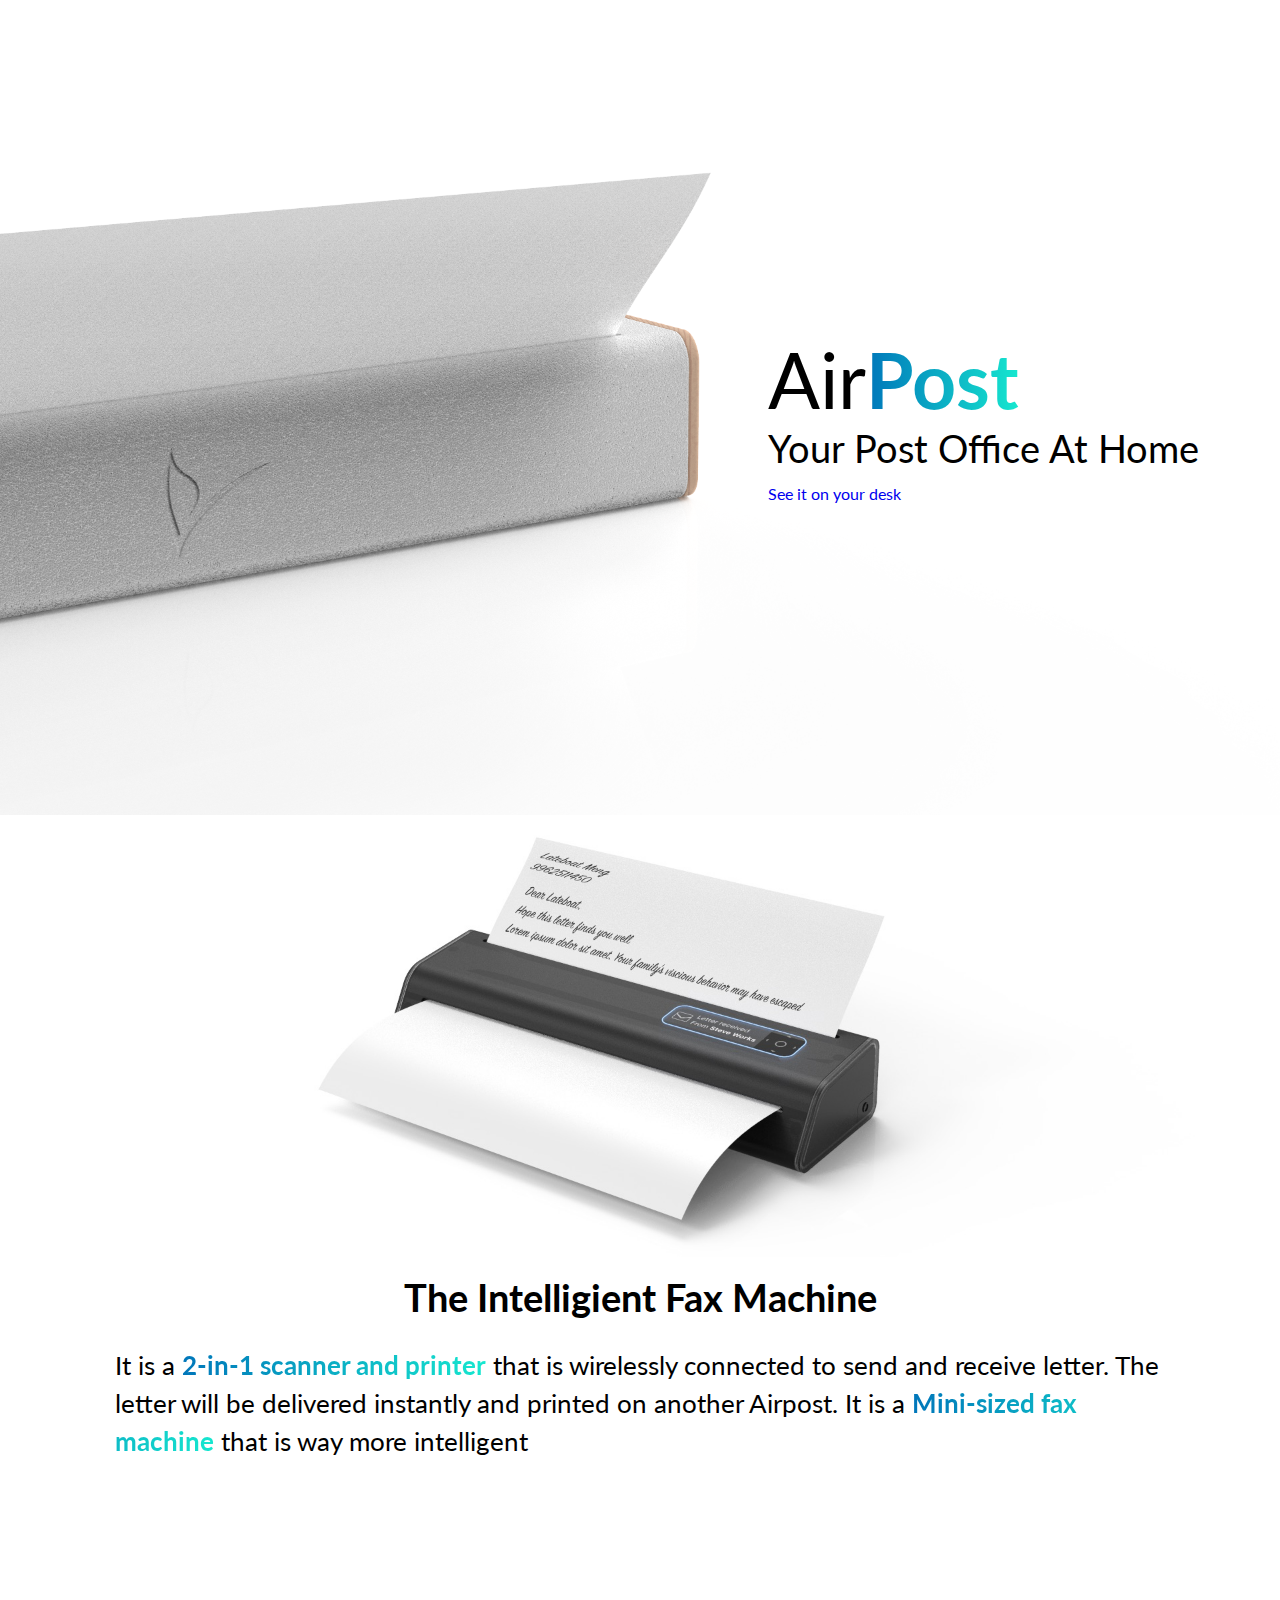
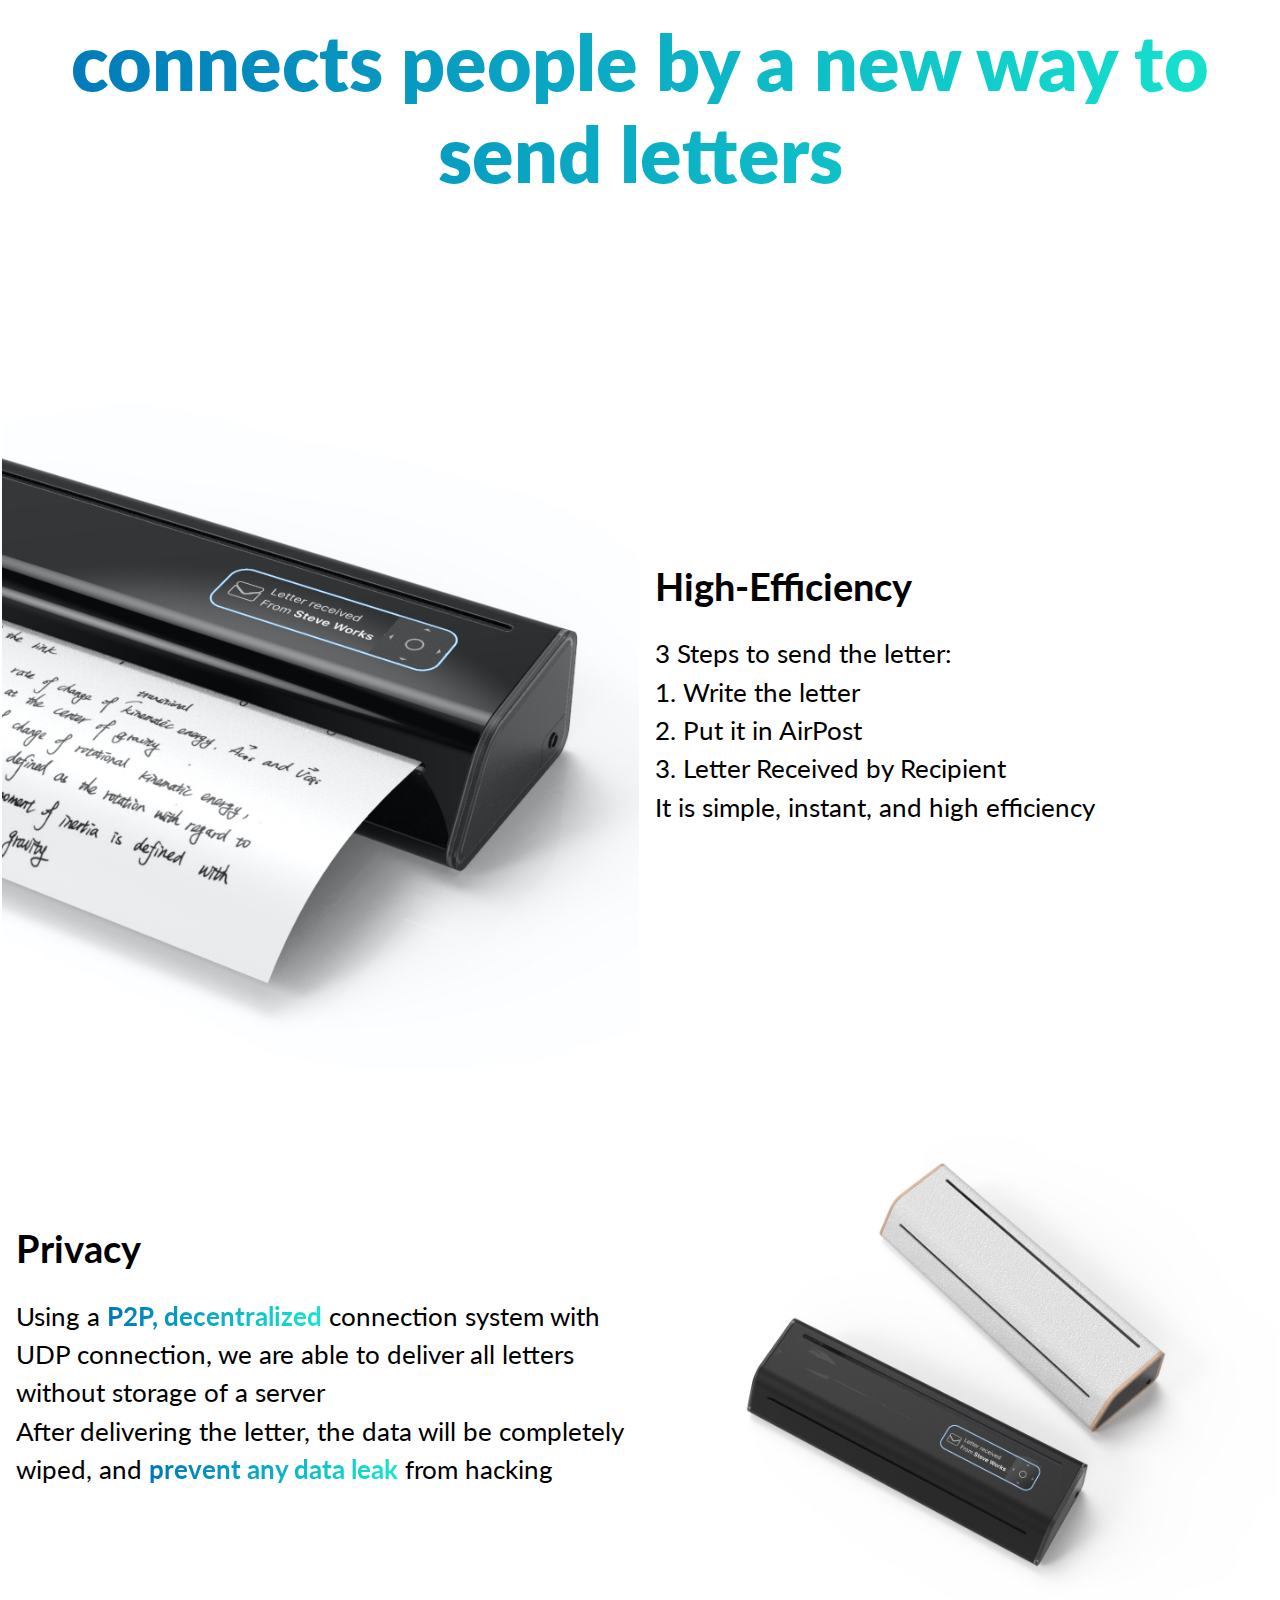
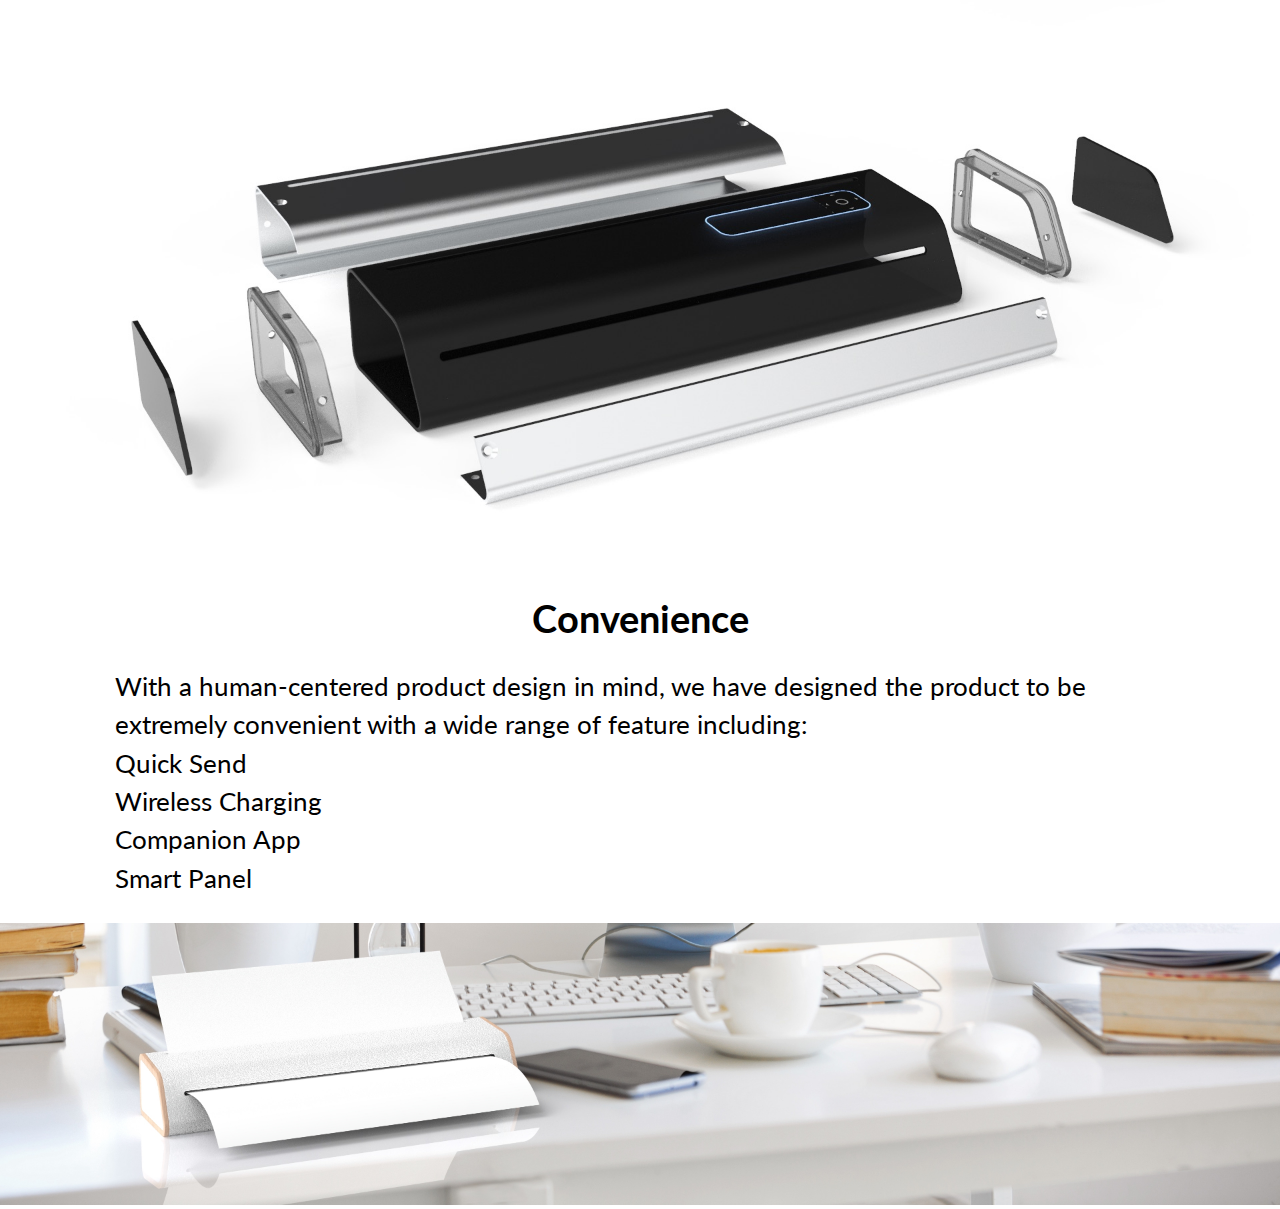
<file: airpost.html>
<!doctype html>
<html>
<head>
<meta charset="UTF-8">
<title>AirPost</title>
	<link rel="stylesheet" type="text/css" href="airpost.css">
	<link href="http://fonts.googleapis.com/css?family=Lato&subset=latin,latin-ext" rel="stylesheet" type="text/css">
</head>

<body>
	<script src="Tab_Script.js"></script>
	<div>
		<img src="AirPost/1GS001-1.9.png" width="100%"/>
	</div>
	<div style="position: absolute; left: 60vw; top: 25vw">
		<h2>Air<strong style="color: #2A61B9">Post</strong></h2>
		<p class="subtitle">Your Post Office At Home</p>
		<a href="AirPost/USDZ.usdz">See it on your desk</a>
	</div>
	<div>
		<img src="AirPost/1GS001-1.17.jpg" width="100%"/>
	</div>
	<div style="padding: 10pt 9vw 10pt 9vw">
		<h3>The Intelligient Fax Machine</h3>
		<p class="text">	It is a <strong>2-in-1 scanner and printer</strong> that is wirelessly connected to send and receive letter. The letter will be delivered instantly and printed on another Airpost. It is a <strong>Mini-sized fax machine</strong> that is way more intelligent</p>
	</div>
	<div>
		<h2 align="center" style="margin: 10vw 1vw 10vw 1vw; font-weight: 800;" class="gradientText">connects people by a new way to send letters</h2>
	</div>
	<div>
		
		<table width="100%" style="padding: 0">
			<tr style="padding: 0">
				<td width="40%" style="padding: 0">
					<img src="AirPost/1GS001-1.10.jpg" width="100%" style="padding: 0"/>
				</td>
				<td>
					<h3 style="text-align: left; padding-left: 10pt">High-Efficiency</h3>
					<p style="text-align: left; padding-left: 10pt; " class="text">3 Steps to send the letter: <br>
						1. Write the letter <br>
						2. Put it in AirPost <br>
						3. Letter Received by Recipient <br>
						It is simple, instant, and high efficiency
					</p>
				</td>
			</tr>
			<tr style="padding: 0">
				<td>
					<h3 style="text-align: left; padding-left: 10pt">Privacy</h3>
					<p style="text-align: left; padding-left: 10pt; " class="text">Using a <strong>P2P, decentralized</strong> connection system with UDP connection, we are able to deliver all letters without storage of a server
					<br>After delivering the letter, the data will be completely wiped, and <strong>prevent any data leak</strong> from hacking
					</p>
				</td>
				<td width="40%" style="padding: 0">
					<img src="AirPost/1GS001-1.16.jpg" width="100%" style="padding: 0"/>
				</td>
			</tr>
		</table>
		
	</div>
	<div>
		<img src="AirPost/1GS001-1.14.jpg" width="100%"/>
	</div>
	<div style="padding: 10pt 9vw 10pt 9vw">
		<h3>Convenience</h3>
		<p class="text">With a human-centered product design in mind, we have designed the product to be extremely convenient
			with a wide range of feature including: <br>
			Quick Send<br>
			Wireless Charging<br>
			Companion App<br>
			Smart Panel
		</p>
	</div>
	<!--<section class="et-hero-tabs">
    <div class="et-hero-tabs-container">
      <a class="et-hero-tab" href="#tab-es6">ES6</a>
      <a class="et-hero-tab" href="#tab-flexbox">Flexbox</a>
      <a class="et-hero-tab" href="#tab-react">React</a>
      <a class="et-hero-tab" href="#tab-angular">Angular</a>
      <a class="et-hero-tab" href="#tab-other">Other</a>
      <span class="et-hero-tab-slider"></span>
    </div>
  </section>

 
  <main class="et-main">
    <section class="et-slide" id="tab-es6">
      <h2>ES6</h2>
      <h3>something about es6</h3>
    </section>
    <section class="et-slide" id="tab-flexbox">
      <h2>Flexbox</h2>
      <h3>something about flexbox</h3>
    </section>
    <section class="et-slide" id="tab-react">
      <h2>React</h2>
      <h3>something about react</h3>
    </section>
    <section class="et-slide" id="tab-angular">
      <h2>Angular</h2>
      <h3>something about angular</h3>
    </section>
    <section class="et-slide" id="tab-other">
      <h2>Other</h2>
      <h3>something about other</h3>
    </section>
  </main>
	-->
	<div>
		<img src="AirPost/1GS001-1.13.jpg" width="100%"/>
	</div>
</body>
</html>
</file>
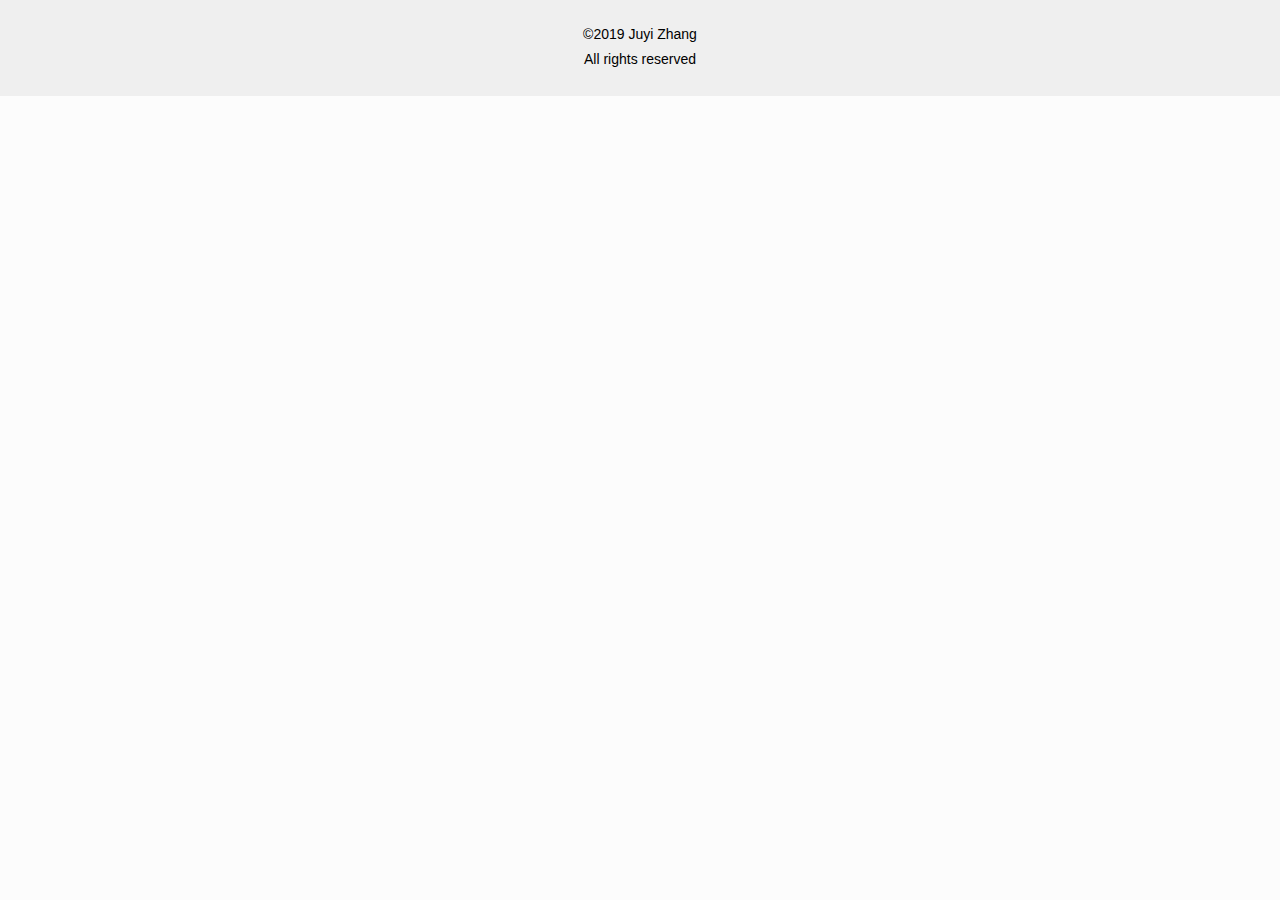
<file: copyright.html>
<!doctype html>
<html>
<head>
	<meta charset="UTF-8">
	<title>Untitled Document</title>
	<link rel="stylesheet" type="text/css" href="globalStyle.css">
	<link rel="shortcut icon" href="Logo.png">
</head>

<body>
	<div style="padding: 10px; background-color: #efefef">
		<p align="center" style="line-height: 25px">©2019 Juyi Zhang<br>All rights reserved</p>
	</div>
</body>
</html>
</file>
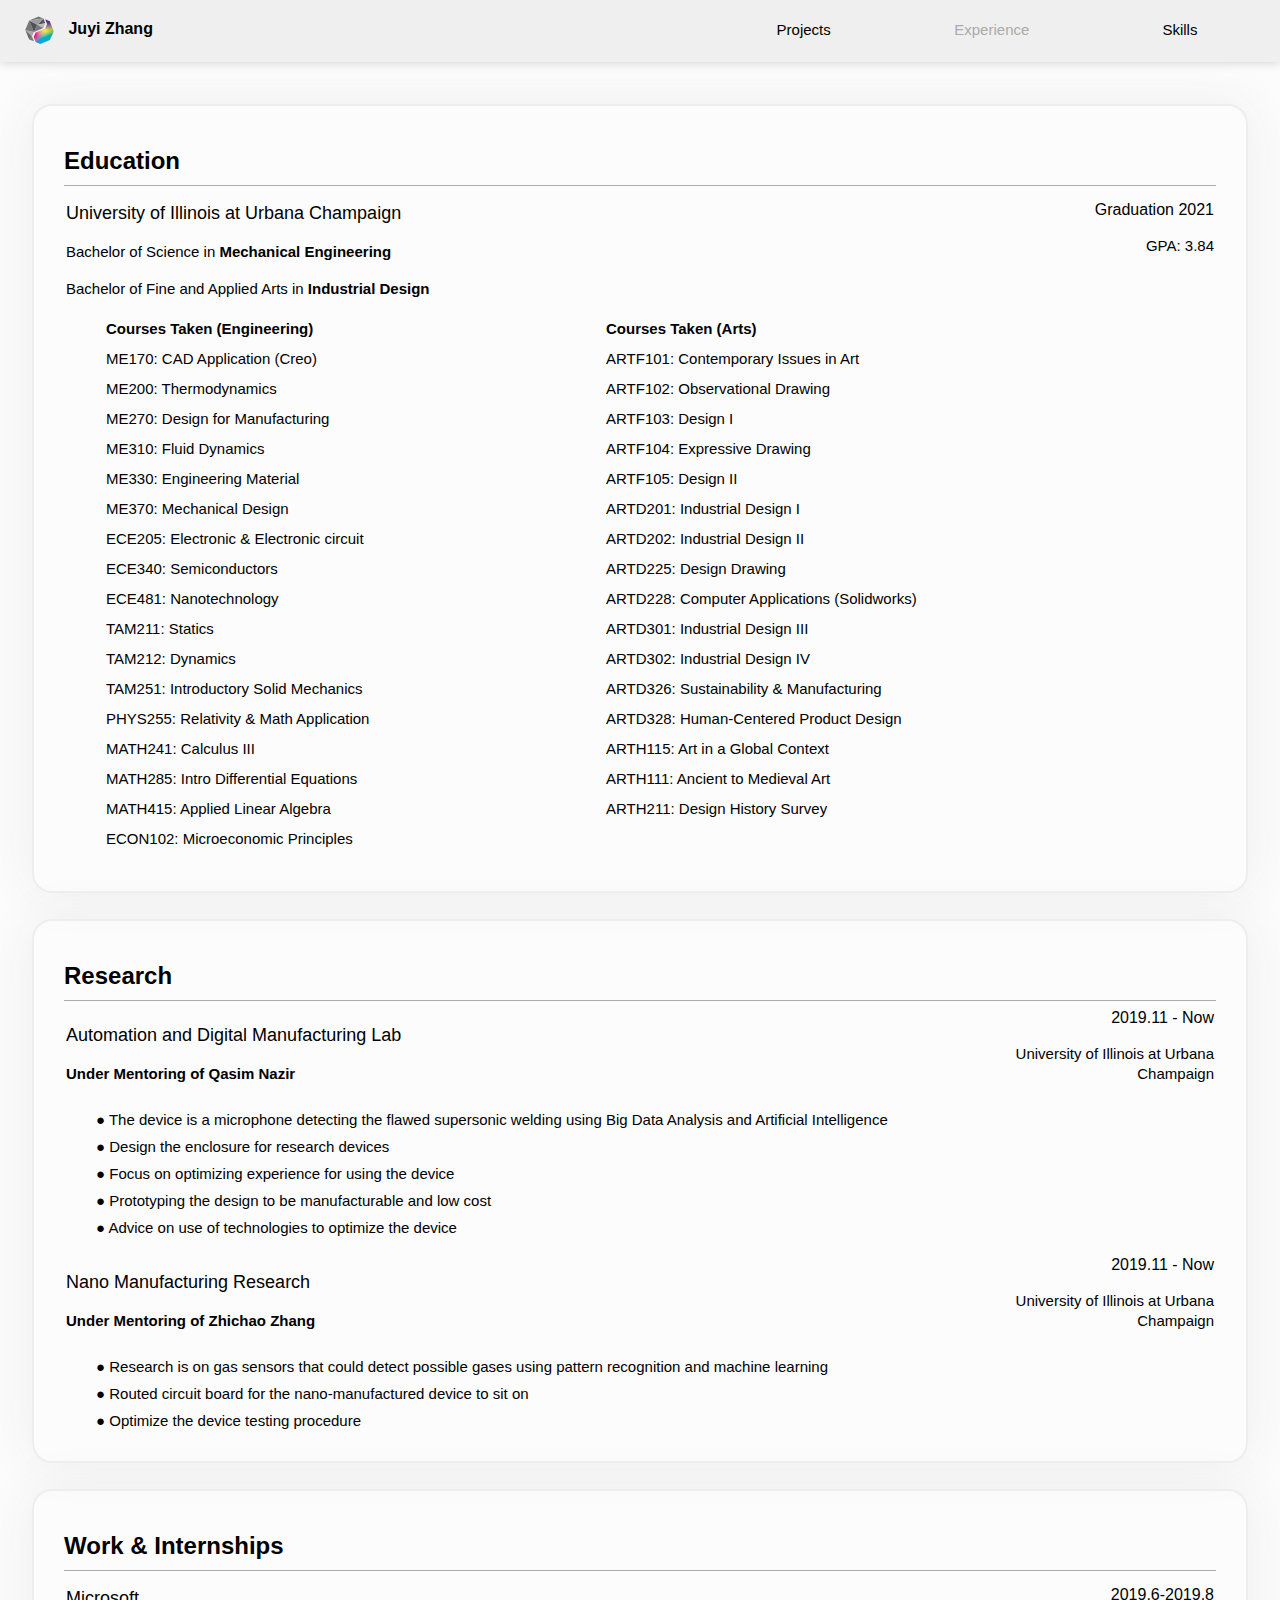
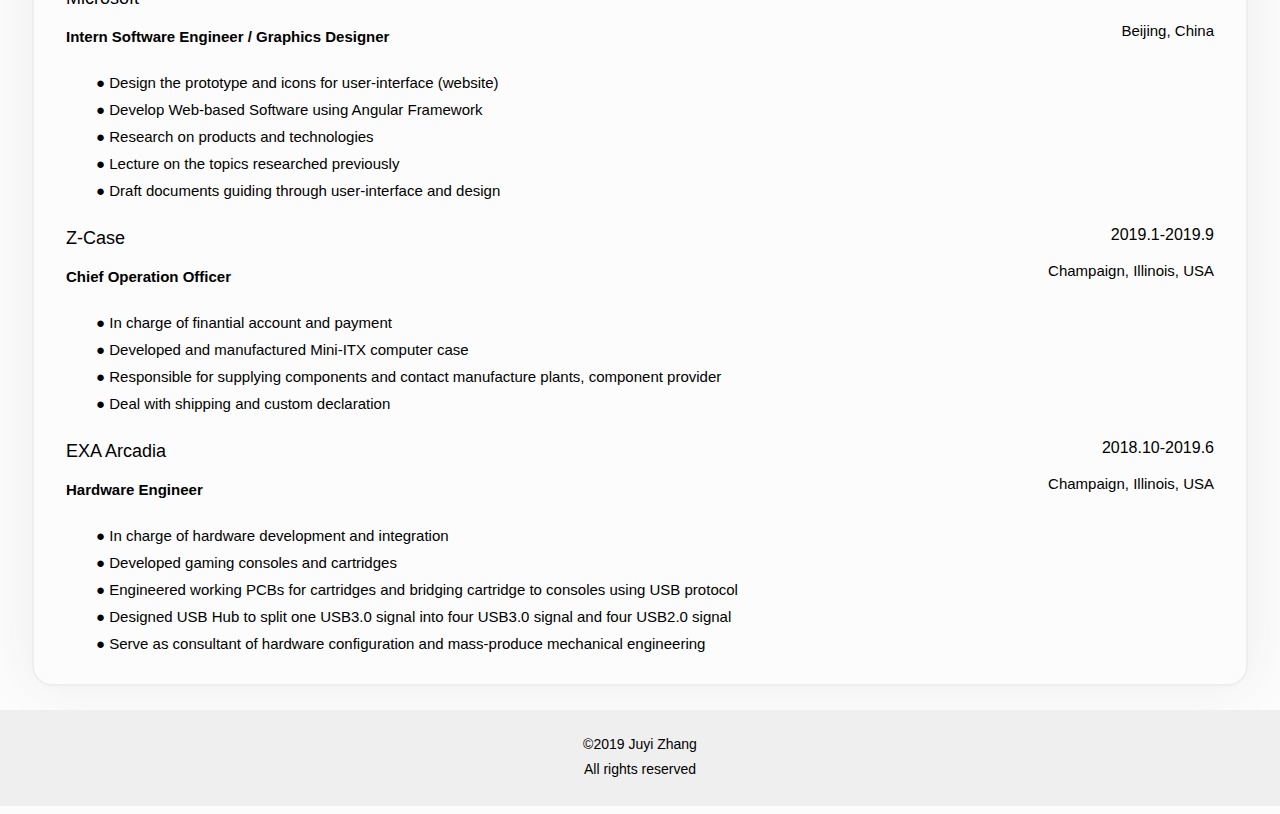
<file: experience.html>
<!doctype html>
<html>
<head>
	<meta charset="UTF-8">
	<title>Juyi Zhang - Projects</title>
	<link rel="stylesheet" type="text/css" href="globalStyle.css">
	<link rel="stylesheet" type="text/css" href="experienceStyle.css">
	<link rel="shortcut icon" href="Logo.png">
</head>

<body>
	<table style="background-color: #EFEFEF; width: 100%; box-shadow: 0 0 10px #cccccc; padding: 5px 5px 5px 20px">
		<tr height="35px">
			<td width="40px">
				<iframe src="Logo.svg" width="35px" height="35px" style="border: none; padding-top:3px"></iframe>
			</td>
			<td>
				<p style="font-size: 16px; margin-top: 12px">&nbsp;<strong><a href="index.html" class="homePage">Juyi&nbsp;Zhang</a></strong></p>
			</td>
			<td width="43%"></td>
			<td width="15%" align="center" class="tableHighlightCell">
				<p style="margin-top: 12px"><a href="projects.html" style="text-decoration: none; color: #000000; margin-top: 0">Projects</a></p>
			</td>
			<td width="15%" align="center" class="tableHighlightCell">
				<p style="margin-top: 12px"><a href="experience.html" style="text-decoration: none; color: #aaa; margin-top: 0">Experience</a></p>
			</td>
			<td width="15%" align="center" class="tableHighlightCell">
				<p style="margin-top: 12px"><a href="skills.html" style="text-decoration: none; color: #000; margin-top: 0">Skills</a></p>
			</td>
		</tr>
	</table>
	<p><br></p>
	<table width="100%" align="center" style="padding-left: 30px; padding-right: 30px; float: left">
		<tr style="margin-bottom: 50px">
			<td class="experienceFlowTDWithImage" width="80%" style="padding-left: 30px; padding-right: 30px">
				<h1 style="padding-top: 10px; padding-bottom: 10px; margin-bottom: 0px; border-bottom: 1px solid #aaaaaa">Education</h1>
				<table width="100%">
					<tr>
						<td width="80%" valign="bottom">
							<h3 style="margin-top: 15px">University of Illinois at Urbana Champaign</h3>
							<p style="font-size: 15px">Bachelor of Science in <strong>Mechanical Engineering</strong></p>
						</td>
						<td width="20%" valign="middle">
							<p align="right" style="font-size: 16px">Graduation 2021</p>
							<p align="right">GPA: 3.84</p>
						</td>
					</tr>
					<tr style="border-bottom: 1px solid #cccccc">
						<td>
							<p style="font-size: 15px; margin-top: 0; margin-bottom: 13px;">Bachelor of Fine and Applied Arts in <strong>Industrial Design</strong></p>
						</td>
					</tr>
					<tr>
						<td colspan="2">
							<ul style="list-style: none; margin: 0">
								<li class="courseList">
									<p style="margin-top: 0; line-height: 30px; width: 500px">
										<strong>Courses Taken (Engineering)</strong>
										<br>ME170: CAD Application (Creo)
										<br>ME200: Thermodynamics
										<br>ME270: Design for Manufacturing
										<br>ME310: Fluid Dynamics
										<br>ME330: Engineering Material
										<br>ME370: Mechanical Design
										<br>ECE205: Electronic & Electronic circuit
										<br>ECE340: Semiconductors
										<br>ECE481: Nanotechnology
										<br>TAM211: Statics
										<br>TAM212: Dynamics
										<br>TAM251: Introductory Solid Mechanics
										<br>PHYS255: Relativity & Math Application
										<br>MATH241: Calculus III
										<br>MATH285: Intro Differential Equations
										<br>MATH415: Applied Linear Algebra
										<br>ECON102: Microeconomic Principles
									</p>
								</li>
								<li></li>
								<li class="courseList">
									<p style="margin-top: 0; line-height: 30px; width: 500px">
											<strong>Courses Taken (Arts)</strong>
											<br>ARTF101: Contemporary Issues in Art
											<br>ARTF102: Observational Drawing
											<br>ARTF103: Design I
											<br>ARTF104: Expressive Drawing
											<br>ARTF105: Design II
											<br>ARTD201: Industrial Design I
											<br>ARTD202: Industrial Design II
											<br>ARTD225: Design Drawing
											<br>ARTD228: Computer Applications (Solidworks)
											<br>ARTD301: Industrial Design III
											<br>ARTD302: Industrial Design IV
											<br>ARTD326: Sustainability & Manufacturing
											<br>ARTD328: Human-Centered Product Design
											<br>ARTH115: Art in a Global Context
											<br>ARTH111: Ancient to Medieval Art
											<br>ARTH211: Design History Survey
										</p>
								</li>
							</ul>

							
						</td>
					</tr>
				</table>
				
				
			</td>
		</tr>
		<tr height="20px">
		
		</tr>
	</table>
	<table width="100%" align="center" style="padding-left: 30px; padding-right: 30px; float: left">
		<tr style="margin-bottom: 50px">
			<td class="experienceFlowTDWithImage" width="80%" style="padding-left: 30px; padding-right: 30px">
				<h1 style="padding-top: 10px; padding-bottom: 10px; margin-bottom: 0px; border-bottom: 1px solid #aaaaaa">Research</h1>
				<table width="100%">
					<tr>
						<td width="80%" valign="bottom">
							<h3 style="margin-top: 15px">Automation and Digital Manufacturing Lab</h3>
							<p style="font-size: 15px"><strong>Under Mentoring of Qasim Nazir</strong></p>
						</td>
					  	<td width="20%" valign="middle">
							<p align="right" style="font-size: 16px">2019.11 - Now</p>
							<p align="right" style="font-size: 15px">University of Illinois at Urbana Champaign</p>
						</td>
					</tr>
					<tr>
						<td colspan="2">
							<p style="margin: 5px 0px 5px 0px; padding-left: 30px; line-height: 27px">
								● The device is a microphone detecting the flawed supersonic welding using Big Data Analysis and Artificial Intelligence
								<br>● Design the enclosure for research devices
								<br>● Focus on optimizing experience for using the device
								<br>● Prototyping the design to be manufacturable and low cost
								<br>● Advice on use of technologies to optimize the device
							</p>
						</td>
					</tr>
					
				</table>
				<table width="100%">
					<tr>
						<td width="80%" valign="bottom">
							<h3 style="margin-top: 15px">Nano Manufacturing Research</h3>
							<p style="font-size: 15px"><strong>Under Mentoring of Zhichao Zhang</strong></p>
						</td>
					  	<td width="20%" valign="middle">
							<p align="right" style="font-size: 16px">2019.11 - Now</p>
							<p align="right" style="font-size: 15px">University of Illinois at Urbana Champaign</p>
						</td>
					</tr>
					<tr>
						<td colspan="2">
							<p style="margin: 5px 0px 5px 0px; padding-left: 30px; line-height: 27px">
								● Research is on gas sensors that could detect possible gases using pattern recognition and machine learning
								<br>● Routed circuit board for the nano-manufactured device to sit on
								<br>● Optimize the device testing procedure
							</p>
						</td>
					</tr>
					
				</table>
			</td>
		</tr>
		<tr height="20px">
		
		</tr>
	</table>
	<table width="100%" align="center" style="padding-left: 30px; padding-right: 30px; float: left">
		<tr style="margin-bottom: 50px">
			<td class="experienceFlowTDWithImage" width="80%" style="padding-left: 30px; padding-right: 30px">
				<h1 style="padding-top: 10px; padding-bottom: 10px; margin-bottom: 0px; border-bottom: 1px solid #aaaaaa">Work & Internships</h1>
				<table width="100%">
					<tr>
						<td width="80%" valign="bottom">
							<h3 style="margin-top: 15px">Microsoft</h3>
							<p style="font-size: 15px"><strong>Intern Software Engineer /  Graphics Designer</strong></p>
						</td>
					  	<td width="20%" valign="middle">
							<p align="right" style="font-size: 16px">2019.6-2019.8</p>
							<p align="right" style="font-size: 15px">Beijing, China</p>
						</td>
					</tr>
					<tr>
						<td colspan="2">
							<p style="margin: 5px 0px 5px 0px; padding-left: 30px; line-height: 27px">
								● Design the prototype and icons for user-interface (website)
								<br>● Develop Web-based Software using Angular Framework
								<br>● Research on products and technologies
								<br>● Lecture on the topics researched previously
								<br>● Draft documents guiding through user-interface and design
							</p>
						</td>
					</tr>
					
				</table>
				<table width="100%">
					<tr>
						<td width="80%" valign="bottom">
							<h3 style="margin-top: 15px">Z-Case</h3>
							<p style="font-size: 15px"><strong>Chief Operation Officer</strong></p>
						</td>
					  	<td width="20%" valign="middle">
							<p align="right" style="font-size: 16px">2019.1-2019.9</p>
							<p align="right" style="font-size: 15px">Champaign, Illinois, USA</p>
						</td>
					</tr>
					<tr>
						<td colspan="2">
							<p style="margin: 5px 0px 5px 0px; padding-left: 30px; line-height: 27px">
								● In charge of finantial account and payment
								<br>● Developed and manufactured Mini-ITX computer case
								<br>● Responsible for supplying components and contact manufacture plants, component provider
								<br>● Deal with shipping and custom declaration
							</p>
						</td>
					</tr>
					
				</table>
				<table width="100%">
					<tr>
						<td width="80%" valign="bottom">
							<h3 style="margin-top: 15px">EXA Arcadia</h3>
							<p style="font-size: 15px"><strong>Hardware Engineer</strong></p>
						</td>
					  	<td width="20%" valign="middle">
							<p align="right" style="font-size: 16px">2018.10-2019.6</p>
							<p align="right" style="font-size: 15px">Champaign, Illinois, USA</p>
						</td>
					</tr>
					<tr>
						<td colspan="2">
							<p style="margin: 5px 0px 5px 0px; padding-left: 30px; line-height: 27px">
								● In charge of hardware development and integration
								<br>● Developed gaming consoles and cartridges
								<br>● Engineered working PCBs for cartridges and bridging cartridge to consoles using USB protocol
								<br>● Designed USB Hub to split one USB3.0 signal into four USB3.0 signal and four USB2.0 signal
								<br>● Serve as consultant of hardware configuration and mass-produce mechanical engineering 
							</p>
						</td>
					</tr>
					
				</table>
			</td>
		</tr>
		<tr height="20px">
		
		</tr>
	</table>
	
	<iframe marginwidth="0" marginheight="0" hspace="0" vspace="0" frameborder="0" scrolling="no" src="copyright.html" height="100px" width="100%" id="Copyright"></iframe>
</body>
</html>
</file>
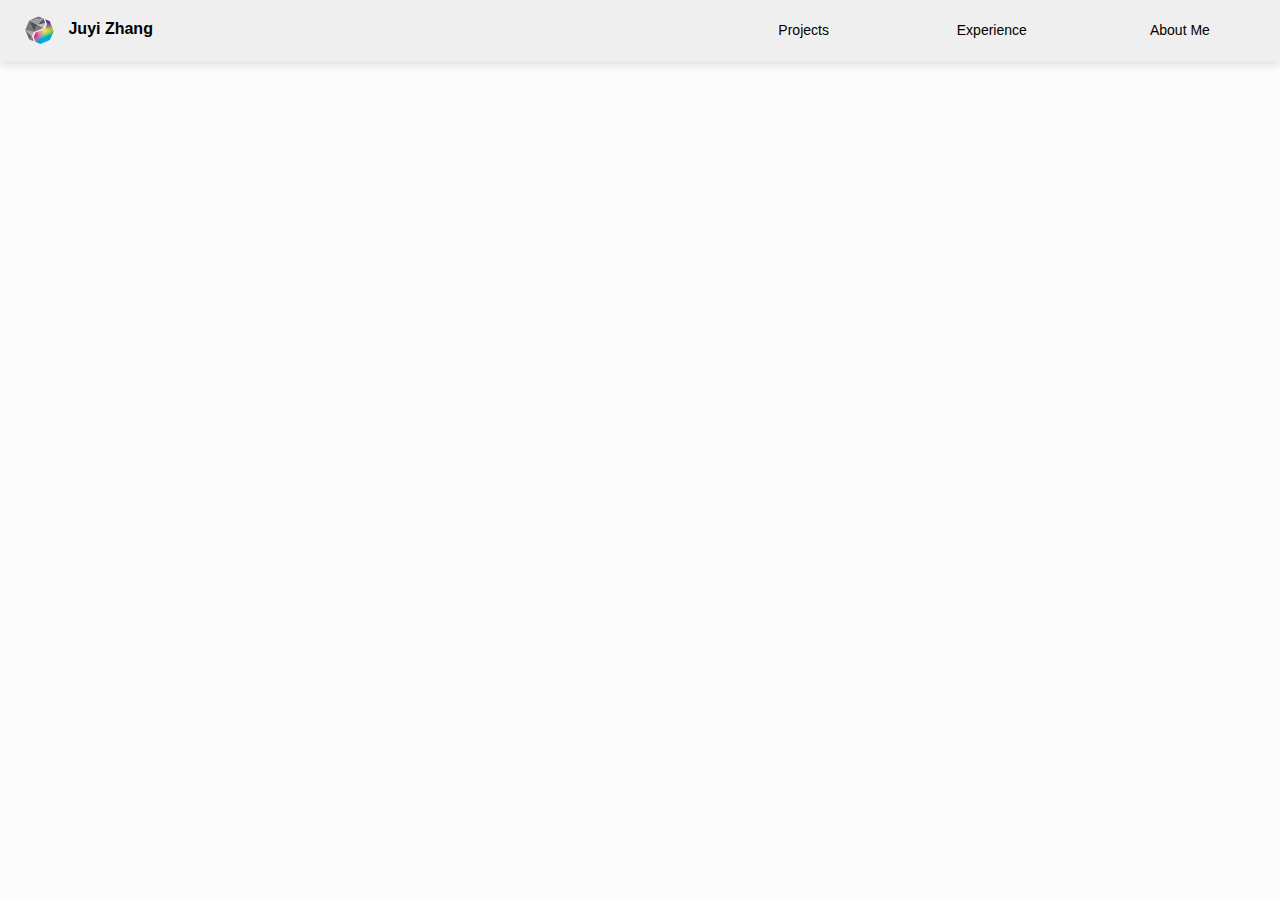
<file: header.html>
<!doctype html>
<html>
<head>
	<meta charset="UTF-8">
	<title>Untitled Document</title>
	<link rel="stylesheet" type="text/css" href="globalStyle.css">
	<link rel="shortcut icon" href="Logo.png">
</head>

<body>
	<script>
		function jumpToIndex() {
			
		}
	</script>
	<table style="background-color: #EFEFEF; width: 100%; box-shadow: 0 0 10px #cccccc; padding: 5px 5px 5px 20px">
		<tr height="35px">
			<td width="40px">
				<iframe src="Logo.svg" width="35px" height="35px" style="border: none; padding-top:3px"></iframe>
			</td>
			<td>
				<p style="font-size: 16px">&nbsp;<strong>Juyi&nbsp;Zhang</strong></p>
			</td>
			<td width="43%"></td>
			<td width="15%" align="center" class="tableHighlightCell">
				<p><a href="https://juyizhang.github.io/projects.html" style="text-decoration: none; color: #000000">Projects</a></p>
			</td>
			<td width="15%" align="center" class="tableHighlightCell">
				<p><a href="index.html" style="text-decoration: none; color: #000000">Experience</a></p>
			</td>
			<td width="15%" align="center" class="tableHighlightCell">
				<p><a href="index.html" style="text-decoration: none; color: #000000">About Me</a></p>
			</td>
		</tr>
	</table>
</body>
</html>
</file>
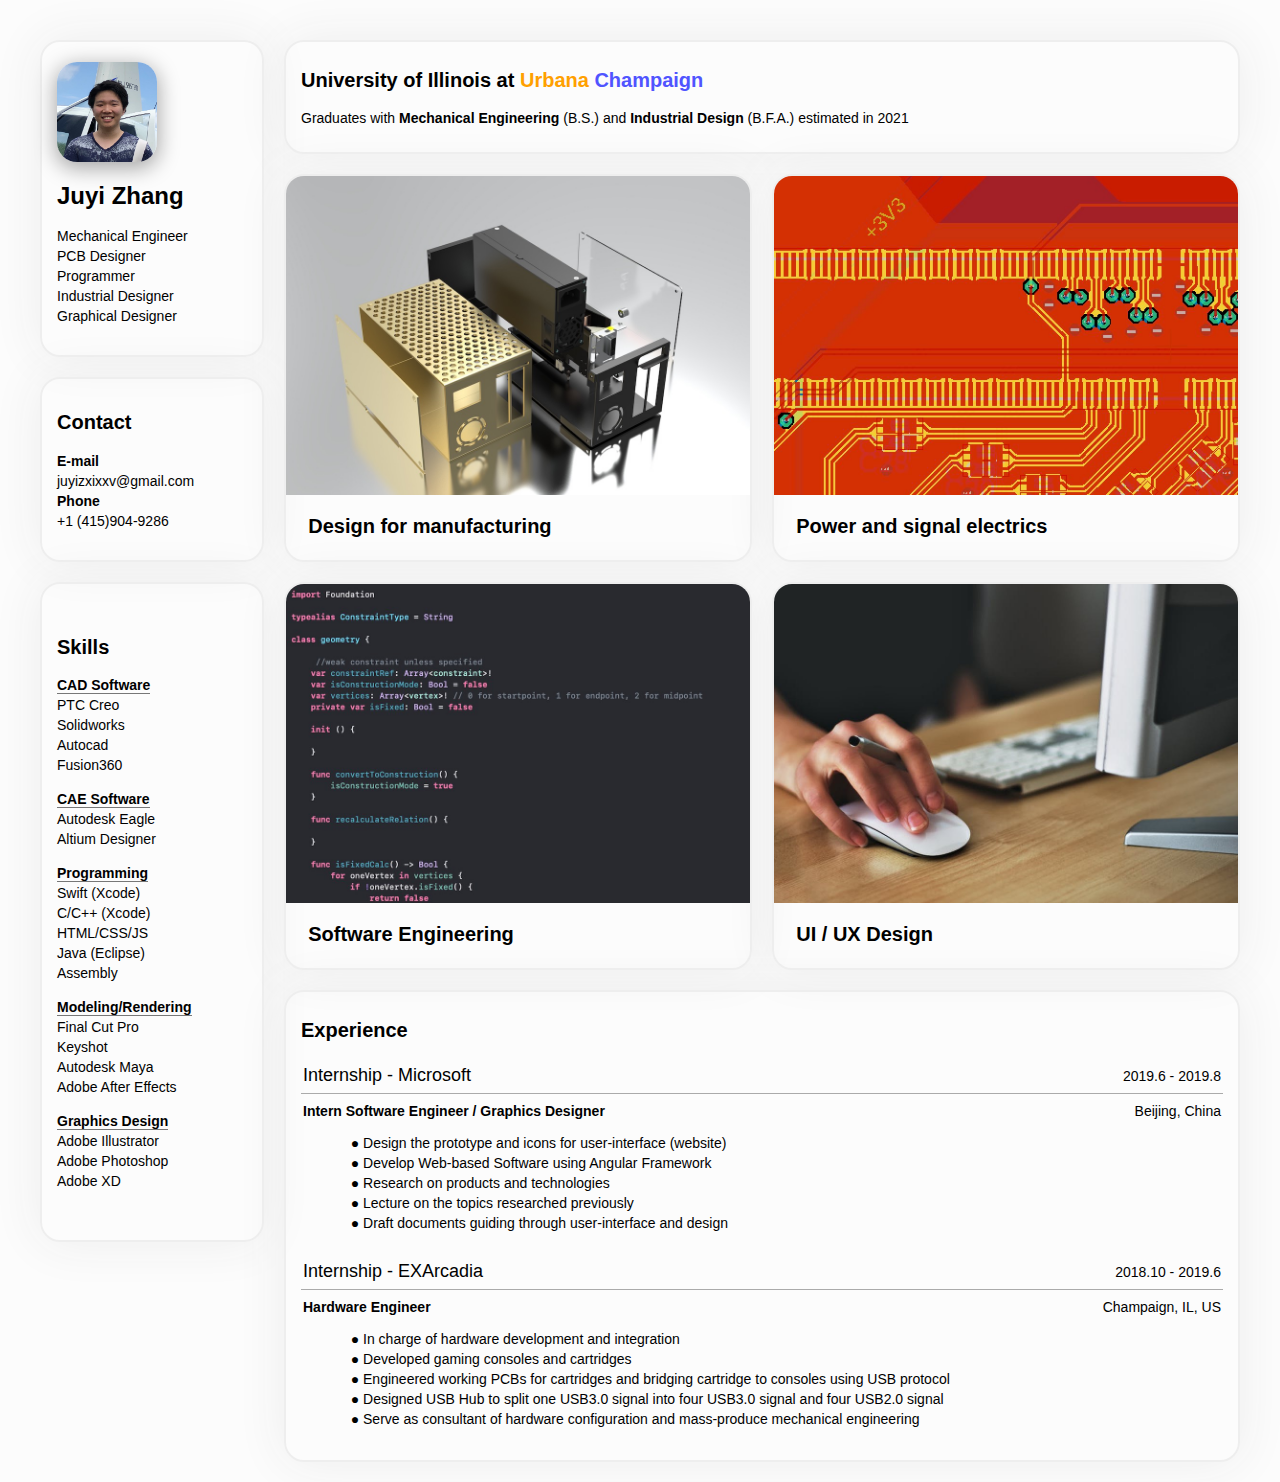
<file: mainFlow.html>
<!doctype html>
<html>
<head>
	<meta charset="UTF-8">
	<title>Untitled Document</title>
	<link rel="stylesheet" type="text/css" href="mainFlowStyle.css">
	<link rel="stylesheet" type="text/css" href="globalStyle.css">
	<link rel="shortcut icon" href="Logo.png">
</head>

<body>
	<table width="100%" cellspacing="20px" style="padding: 0px 20px 0px 20px">
		<tr>
			<td width="20%"></td>
			<td width="20%"></td>
			<td width="20%"></td>
			<td width="20%"></td>
			<td width="20%"></td>
		</tr>
		<tr>
			<td class="mainFlowTD" rowspan="2">
				<img src="Resource Images/Me.jpeg" width="100px" class="meImage">
				<h1>Juyi Zhang</h1>
				<p style="line-height: 20px">Mechanical Engineer <br> PCB Designer <br> Programmer <br> Industrial Designer <br> Graphical Designer</p>
			</td>
			<td class="mainFlowTD" colspan="4">
				<h2>University of Illinois at <span style="color: #FFA000">Urbana</span> <span style="color: #5054FF">Champaign</span></h2>
				<p>Graduates with <strong>Mechanical Engineering</strong> (B.S.) and <strong>Industrial Design</strong> (B.F.A.) estimated in 2021</p>
			</td>
		</tr>
		<tr>
			<td class="mainFlowTDWithImage" colspan="2" rowspan="2">
				<img width="100%" src="Resource Images/DesignForManufacturing.JPG">
				<h2>&nbsp;&nbsp;&nbsp;&nbsp;Design for manufacturing</h2>
			</td>
			<td class="mainFlowTDWithImage" colspan="2" rowspan="2">
				<img width="100%" src="Resource Images/Electrical.jpg">
				<h2>&nbsp;&nbsp;&nbsp;&nbsp;Power and signal electrics</h2>
			</td>
		</tr>
		<tr>
			<td class="mainFlowTD">
				<h2>Contact</h2>
				<p><strong>E-mail</strong><br> juyizxixxv@gmail.com <br> <strong>Phone</strong> <br>+1&nbsp;(415)904-9286 <br></p>
			</td>
		</tr>
		<tr>
			<td class="mainFlowTD" rowspan="2">
				<h2>Skills</h2>
				<p><strong class="captionTitle">CAD Software</strong><br>PTC Creo<br>Solidworks<br>Autocad<br>Fusion360<br></p>
				<p><strong class="captionTitle">CAE Software</strong><br>Autodesk Eagle<br>Altium Designer<br></p>
				<p><strong class="captionTitle">Programming</strong><br>Swift (Xcode)<br>C/C++ (Xcode)<br>HTML/CSS/JS<br>Java (Eclipse)<br>Assembly</p>
				<p><strong class="captionTitle">Modeling/Rendering</strong><br>Final Cut Pro<br>Keyshot<br>Autodesk Maya<br>Adobe After Effects</p>
				<p><strong class="captionTitle">Graphics Design</strong><br>Adobe Illustrator<br>Adobe Photoshop<br>Adobe XD</p>
				<p><strong></strong></p>
			</td>
			<td class="mainFlowTDWithImage" colspan="2">
				<img width="100%" src="Resource Images/Code.jpg">
				<h2>&nbsp;&nbsp;&nbsp;&nbsp;Software Engineering</h2>
			</td>
			<td class="mainFlowTDWithImage" colspan="2">
				<img width="100%" src="Resource Images/GraphicsDesign.jpeg">
				<h2>&nbsp;&nbsp;&nbsp;&nbsp;UI / UX Design</h2>
			</td>
		</tr>
		<tr>
			<td class="mainFlowTD" colspan="4" rowspan="2">
				<h2>Experience</h2>
				<table width="100%" style="border-bottom: 1px solid #aaaaaa; align-self:flex-end">
					<tr height="30px">
						<td><h3 style="margin: 5px 0px 5px 0px">Internship - Microsoft</h3></td>
						<td align="right"><p style="margin: 5px 0px 5px 0px">2019.6 - 2019.8</p></td>
					</tr>
				</table>
				<table width="100%">
					<tr height="30px">
						<td colspan="2"><p style="margin: 5px 0px 5px 0px"><strong>Intern Software Engineer /  Graphics Designer</strong></p></td>
						<td align="right"><p style="margin: 5px 0px 5px 0px">Beijing, China</p></td>
					</tr>
					<tr>
						<td width="5%"></td>
						<td>
							<p style="margin: 5px 0px 5px 0px">
								● Design the prototype and icons for user-interface (website)
								<br>● Develop Web-based Software using Angular Framework
								<br>● Research on products and technologies
								<br>● Lecture on the topics researched previously
								<br>● Draft documents guiding through user-interface and design
							</p>
						</td>
						<td></td>
					</tr>
				</table>
				<p></p>
				<table width="100%" style="border-bottom: 1px solid #aaaaaa; align-self:flex-end">
					<tr height="30px">
						<td><h3 style="margin: 5px 0px 5px 0px">Internship - EXArcadia</h3></td>
						<td align="right"><p style="margin: 5px 0px 5px 0px">2018.10 - 2019.6</p></td>
					</tr>
				</table>
				<table width="100%">
					<tr height="30px">
						<td colspan="2"><p style="margin: 5px 0px 5px 0px"><strong>Hardware Engineer</strong></p></td>
						<td align="right"><p style="margin: 5px 0px 5px 0px">Champaign, IL, US</p></td>
					</tr>
					<tr>
						<td width="5%"></td>
						<td>
							<p style="margin: 5px 0px 5px 0px">
								● In charge of hardware development and integration
								<br>● Developed gaming consoles and cartridges
								<br>● Engineered working PCBs for cartridges and bridging cartridge to consoles using USB protocol
								<br>● Designed USB Hub to split one USB3.0 signal into four USB3.0 signal and four USB2.0 signal
								<br>● Serve as consultant of hardware configuration and mass-produce mechanical engineering 
							</p>
						</td>
						<td></td>
					</tr>
				</table>
				
				
				<p align="right"></p>
			</td>
		</tr>
		<tr height="200px">
			<td><p></p></td>
		</tr>
	</table>
</body>
</html>
</file>
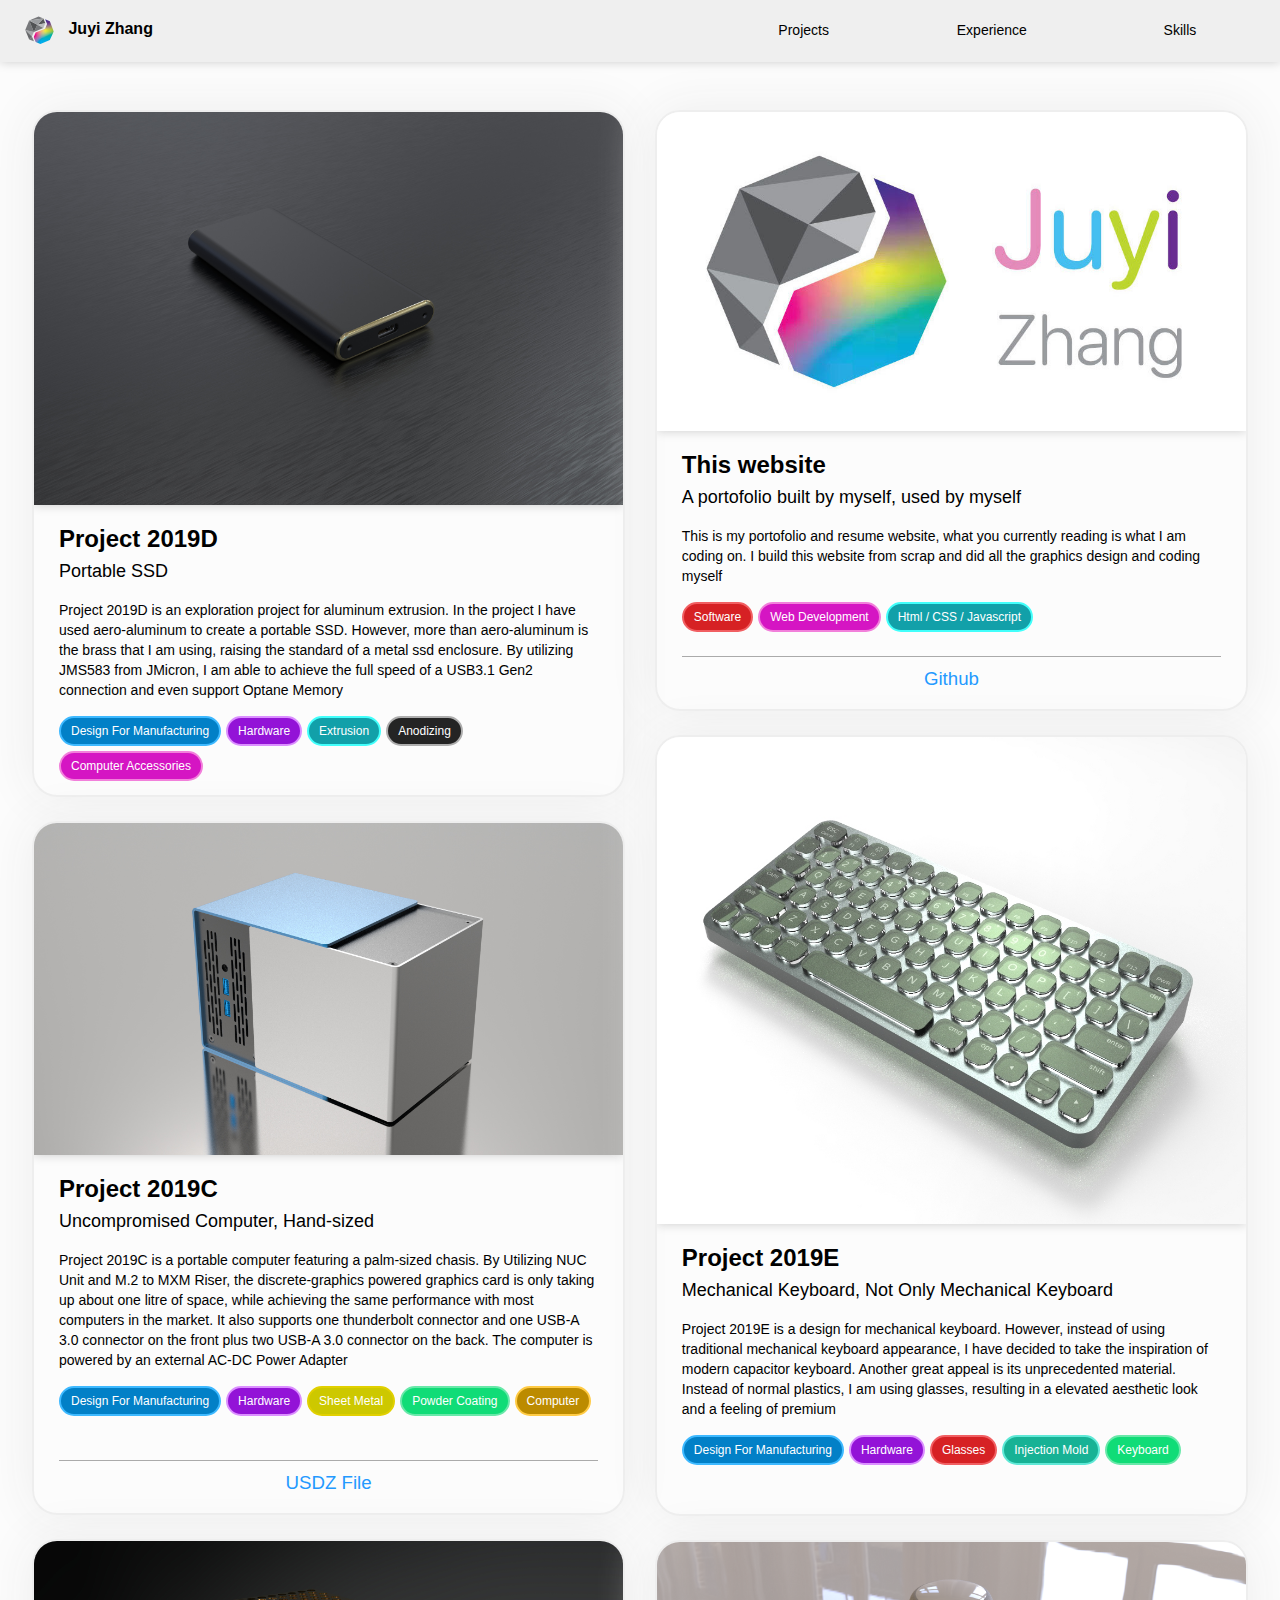
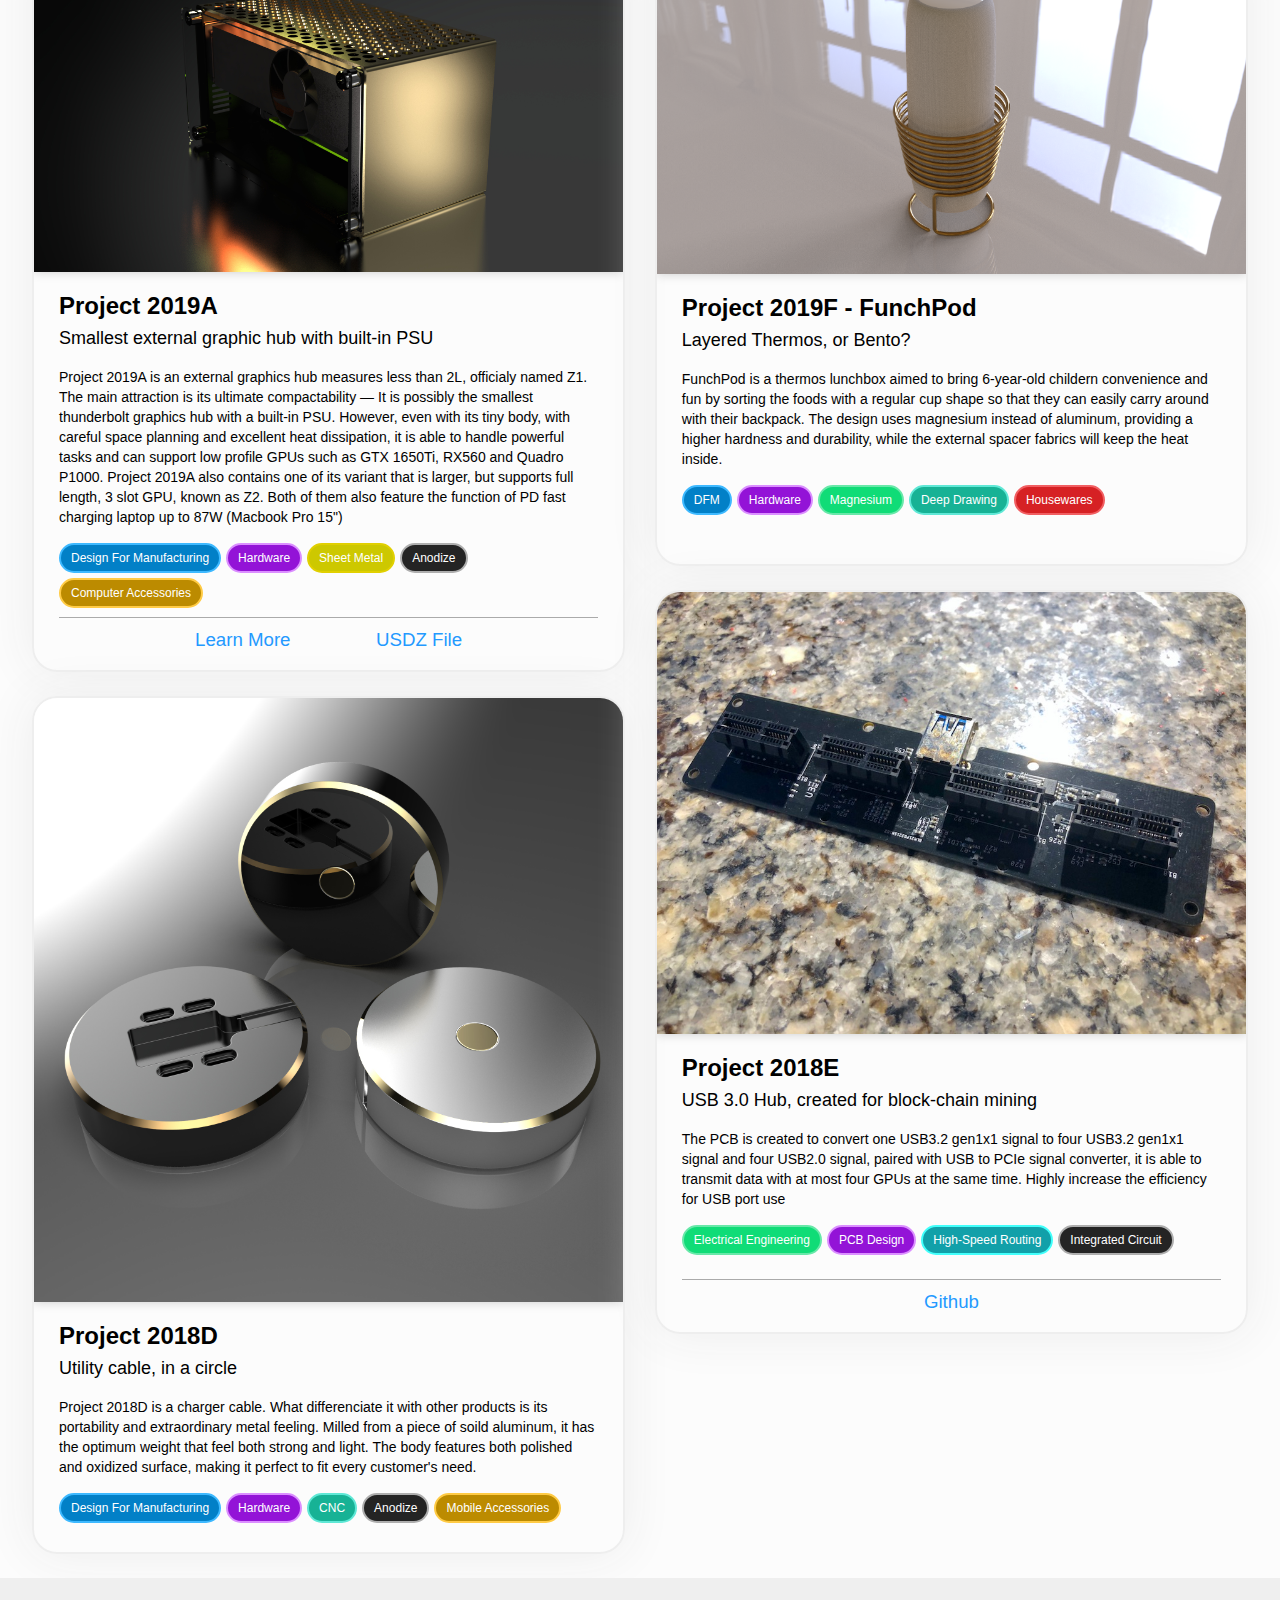
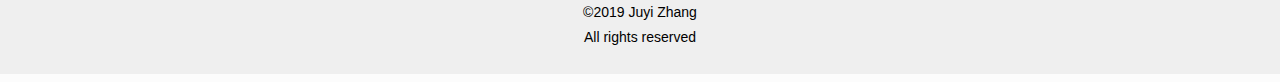
<file: projects.html>
<!doctype html>
<html>
<head>
	<meta charset="UTF-8">
	<title>Juyi Zhang - Projects</title>
	<link rel="stylesheet" type="text/css" href="globalStyle.css">
	<link rel="stylesheet" type="text/css" href="projectsStyle.css">
	<link rel="shortcut icon" href="Logo.png">
</head>

<body>
	<table style="background-color: #EFEFEF; width: 100%; box-shadow: 0 0 10px #cccccc; padding: 5px 5px 5px 20px">
		<tr height="35px">
			<td width="40px">
				<iframe src="Logo.svg" width="35px" height="35px" style="border: none; padding-top:3px"></iframe>
			</td>
			<td>
				<p style="font-size: 16px">&nbsp;<strong><a href="index.html" class="homePage">Juyi&nbsp;Zhang</a></strong></p>
			</td>
			<td width="43%"></td>
			<td width="15%" align="center" class="tableHighlightCell">
				<p><a href="projects.html" style="text-decoration: none; color: #000000">Projects</a></p>
			</td>
			<td width="15%" align="center" class="tableHighlightCell">
				<p><a href="experience.html" style="text-decoration: none; color: #000000">Experience</a></p>
			</td>
			<td width="15%" align="center" class="tableHighlightCell">
				<p><a href="skills.html" style="text-decoration: none; color: #000000">Skills</a></p>
			</td>
		</tr>
	</table>
	<p><br></p>
	<table width="49%" style="padding-left: 30px; float: left">
		<tr>
			<td class="projectFlowTDWithImage" width="100%">
				<img src="Resource Images/2019D.jpg" width="100%"  class="LeadImage"/>
				<div style="padding: 0 25px 0 25px" width="100%">
					<h1 style="margin-bottom: 8px">Project 2019D</h1>
					<h3 style="margin-top: 8px" align="justify" width="100%">Portable SSD</h3>
					<p>Project 2019D is an exploration project for aluminum extrusion. In the project I have used aero-aluminum to create a portable SSD. However, more than aero-aluminum is the brass that I am using, raising the standard of a metal ssd enclosure. By utilizing JMS583 from JMicron, I am able to achieve the full speed of a USB3.1 Gen2 connection and even support Optane Memory</p>
					<ul style="padding-left: 0 ;list-style: none">
						<li class="tagList tagListDFM"><p class="tagListCaption">Design For Manufacturing</p></li>
						<li class="tagList tagListHardware"><p class="tagListCaption">Hardware</p></li>
						<li class="tagList tagListHCJ"><p class="tagListCaption">Extrusion</p></li>
						<li class="tagList tagListAnodized"><p class="tagListCaption">Anodizing</p></li>
						<li class="tagList tagListWebDevelopment"><p class="tagListCaption">Computer Accessories</p></li>
					</ul>
					<p><br><br><br></p>
					<!--<hr style="border: 0px; border-top: 1px solid #aaaaaa">
					<p align="center"><a href="index.html" class="ViewMore">USDZ File</a></p>-->
				</div>
			</td>
		</tr>
		<tr height="20px">
		
		</tr>
		<tr>
			<td class="projectFlowTDWithImage" width="100%">
				<img src="Resource Images/Project Z6.jpg" width="100%"  class="LeadImage"/>
				<div style="padding: 0 25px 0 25px" width="100%">
					<h1 style="margin-bottom: 8px">Project 2019C</h1>
					<h3 style="margin-top: 8px" align="justify" width="100%">Uncompromised Computer, Hand-sized</h3>
					<p>Project 2019C is a portable computer featuring a palm-sized chasis. By Utilizing NUC Unit and M.2 to MXM Riser, the discrete-graphics powered graphics card is only taking up about one litre of space, while achieving the same performance with most computers in the market. It also supports one thunderbolt connector and one USB-A 3.0 connector on the front plus two USB-A 3.0 connector on the back. The computer is powered by an external AC-DC Power Adapter</p>
					<ul style="padding-left: 0 ;list-style: none">
						<li class="tagList tagListDFM"><p class="tagListCaption">Design For Manufacturing</p></li>
						<li class="tagList tagListHardware"><p class="tagListCaption">Hardware</p></li>
						<li class="tagList tagListSheetmetal"><p class="tagListCaption">Sheet Metal</p></li>
						<li class="tagList tagListPowderCoating"><p class="tagListCaption">Powder Coating</p></li>
						<li class="tagList tagListComputerAccessories"><p class="tagListCaption">Computer</p></li>
					</ul>
					<p><br><br><br></p>
					<hr style="border: 0px; border-top: 1px solid #aaaaaa">
					<p align="center"><a href="USDZ/2019C.usdz" class="ViewMore">USDZ File</a></p>
				</div>
			</td>
		</tr>
		<tr height="20px">
		
		</tr>
		<tr style="margin-bottom: 50px">
			<td class="projectFlowTDWithImage" width="100%">
				<img src="Resource Images/Project Z1.JPG" width="100%" class="LeadImage"/>
				<div style="padding: 0 25px 0 25px" width="100%">
					<h1 style="margin-bottom: 8px">Project 2019A</h1>
					<h3 style="margin-top: 8px" align="justify" width="100%">Smallest external graphic hub with built-in PSU</h3>
					<p>Project 2019A is an external graphics hub measures less than 2L, officialy named Z1. The main attraction is its ultimate compactability — It is possibly the smallest thunderbolt graphics hub with a built-in PSU. However, even with its tiny body, with careful space planning and excellent heat dissipation, it is able to handle powerful tasks and can support low profile GPUs such as GTX 1650Ti, RX560 and Quadro P1000. Project 2019A also contains one of its variant that is larger, but supports full length, 3 slot GPU, known as Z2. Both of them also feature the function of PD fast charging laptop up to 87W (Macbook Pro 15")</p>
					<ul style="padding-left: 0 ;list-style: none">
						<li class="tagList tagListDFM"><p class="tagListCaption">Design For Manufacturing</p></li>
						<li class="tagList tagListHardware"><p class="tagListCaption">Hardware</p></li>
						<li class="tagList tagListSheetmetal"><p class="tagListCaption">Sheet Metal</p></li>
						<li class="tagList tagListAnodized"><p class="tagListCaption">Anodize</p></li>
						<li class="tagList tagListComputerAccessories"><p class="tagListCaption">Computer Accessories</p></li>
					</ul>
					<p><br><br><br></p>
					<hr style="border: 0px; border-top: 1px solid #aaaaaa">
					<p align="center"><a href="https://www.idteek.com/2019a" class="ViewMore">Learn More</a>&nbsp;&nbsp;&nbsp;&nbsp;&nbsp;&nbsp;&nbsp;&nbsp;&nbsp;&nbsp;&nbsp;&nbsp;&nbsp;&nbsp;&nbsp;&nbsp;&nbsp;&nbsp;&nbsp;&nbsp;&nbsp;&nbsp;<a href="USDZ/2019A.usdz" class="ViewMore">USDZ File</a></p>
				</div>
			</td>
		</tr>
		<tr height="20px">
		
		</tr>
		<tr>
			<td class="projectFlowTDWithImage" width="100%">
				<img src="Resource Images/2018D.jpg" width="100%"  class="LeadImage"/>
				<div style="padding: 0 25px 0 25px" width="100%">
					<h1 style="margin-bottom: 8px">Project 2018D</h1>
					<h3 style="margin-top: 8px" align="justify" width="100%">Utility cable, in a circle</h3>
					<p>Project 2018D is a charger cable. What differenciate it with other products is its portability and extraordinary metal feeling. Milled from a piece of soild aluminum, it has the optimum weight that feel both strong and light. The body features both polished and oxidized surface, making it perfect to fit every customer's need.</p>
					<ul style="padding-left: 0 ;list-style: none">
						<li class="tagList tagListDFM"><p class="tagListCaption">Design For Manufacturing</p></li>
						<li class="tagList tagListHardware"><p class="tagListCaption">Hardware</p></li>
						<li class="tagList tagListCNC"><p class="tagListCaption">CNC</p>
						</li>
						<li class="tagList tagListAnodized"><p class="tagListCaption">Anodize</p></li>
						<li class="tagList tagListComputerAccessories"><p class="tagListCaption">Mobile Accessories</p></li>
					</ul>
					<p><br><br></p>
					<!--<hr style="border: 0px; border-top: 1px solid #aaaaaa">
					<p align="center"><a href="index.html" class="ViewMore">USDZ File</a></p>-->
				</div>
			</td>
		</tr>
		<tr height="20px">
		
		</tr>
		
	</table>
	<table width="49%" style="padding-right: 30px; float: right">
		<tr>
			<td class="projectFlowTDWithImage" width="100%">
				<img src="Resource Images/ThisWebsite.jpg" width="100%" class="LeadImage"/>
				<div style="padding: 0 25px 0 25px" width="100%">
					<h1 style="margin-bottom: 8px">This website</h1>
					<h3 style="margin-top: 8px" align="justify" width="100%">A portofolio built by myself, used by myself</h3>
					<p>This is my portofolio and resume website, what you currently reading is what I am coding on. I build this website from scrap and did all the graphics design and coding myself</p>
					<ul style="padding-left: 0 ;list-style: none">
						<li class="tagList tagListSoftware"><p class="tagListCaption">Software</p></li>
						<li class="tagList tagListWebDevelopment"><p class="tagListCaption">Web Development</p></li>
						<li class="tagList tagListHCJ"><p class="tagListCaption">Html / CSS / Javascript</p></li>
					</ul>
					<p><br><br></p>
					<hr style="border: 0px; border-top: 1px solid #aaaaaa">
					<p align="center"><a href="https://github.com/JuyiZhang/JuyiZhang.github.io" class="ViewMore">Github</a></p>
				</div>
				
				<p></p>
			</td>
		</tr>
		<tr height="20px">
		
		</tr>
		<tr>
			<td class="projectFlowTDWithImage" width="100%">
				<img src="Resource Images/2019E.jpg" width="100%"  class="LeadImage"/>
				<div style="padding: 0 25px 0 25px" width="100%">
					<h1 style="margin-bottom: 8px">Project 2019E</h1>
					<h3 style="margin-top: 8px" align="justify" width="100%">Mechanical Keyboard, Not Only Mechanical Keyboard</h3>
					<p>Project 2019E is a design for mechanical keyboard. However, instead of using traditional mechanical keyboard appearance, I have decided to take the inspiration of modern capacitor keyboard. Another great appeal is its unprecedented material. Instead of normal plastics, I am using glasses, resulting in a elevated aesthetic look and a feeling of premium</p>
					<ul style="padding-left: 0 ;list-style: none">
						<li class="tagList tagListDFM"><p class="tagListCaption">Design For Manufacturing</p></li>
						<li class="tagList tagListHardware"><p class="tagListCaption">Hardware</p></li>
						<li class="tagList tagListSoftware"><p class="tagListCaption">Glasses</p></li>
						<li class="tagList tagListCNC"><p class="tagListCaption">Injection Mold</p></li>
						<li class="tagList tagListPowderCoating"><p class="tagListCaption">Keyboard</p></li>
					</ul>
					<p><br><br><br></p>
					<!--<hr style="border: 0px; border-top: 1px solid #aaaaaa">
					<p align="center"><a href="index.html" class="ViewMore">USDZ File</a></p>-->
				</div>
			</td>
		</tr>
		<tr height="20px">
		
		</tr>
		<tr>
			<td class="projectFlowTDWithImage" width="100%">
				<img src="Resource Images/2019F.png" width="100%"  class="LeadImage"/>
				<div style="padding: 0 25px 0 25px" width="100%">
					<h1 style="margin-bottom: 8px">Project 2019F - FunchPod</h1>
					<h3 style="margin-top: 8px" align="justify" width="100%">Layered Thermos, or Bento?</h3>
					<p>FunchPod is a thermos lunchbox aimed to bring 6-year-old childern convenience and fun by sorting the foods with a regular cup shape so that they can easily carry around with their backpack. The design uses magnesium instead of aluminum, providing a higher hardness and durability, while the external spacer fabrics will keep the heat inside.</p>
					<ul style="padding-left: 0 ;list-style: none">
						<li class="tagList tagListDFM"><p class="tagListCaption">DFM</p></li>
						<li class="tagList tagListHardware"><p class="tagListCaption">Hardware</p></li>
						<li class="tagList tagListPowderCoating"><p class="tagListCaption">Magnesium</p></li>
						<li class="tagList tagListCNC"><p class="tagListCaption">Deep Drawing</p></li>
						<li class="tagList tagListSoftware"><p class="tagListCaption">Housewares</p></li>
					</ul>
					<p><br><br><br></p>
					<!--<hr style="border: 0px; border-top: 1px solid #aaaaaa">
					<p align="center"><a href="index.html" class="ViewMore">USDZ File</a></p>-->
				</div>
			</td>
		</tr>
		<tr height="20px">
		
		</tr>
		<tr>
			<td class="projectFlowTDWithImage" width="100%">
				<img src="Resource Images/USB.jpeg" width="100%" class="LeadImage"/>
				<div style="padding: 0 25px 0 25px" width="100%">
					<h1 style="margin-bottom: 8px">Project 2018E</h1>
					<h3 style="margin-top: 8px" align="justify" width="100%">USB 3.0 Hub, created for block-chain mining</h3>
					<p>The PCB is created to convert one USB3.2 gen1x1 signal to four USB3.2 gen1x1 signal and four USB2.0 signal, paired with USB to PCIe signal converter, it is able to transmit data with at most four GPUs at the same time. Highly increase the efficiency for USB port use</p>
					<ul style="padding-left: 0 ;list-style: none">
						<li class="tagList tagListPowderCoating"><p class="tagListCaption">Electrical Engineering</p></li>
						<li class="tagList tagListHardware"><p class="tagListCaption">PCB Design</p></li>
						<li class="tagList tagListHCJ"><p class="tagListCaption">High-Speed Routing</p></li>
						<li class="tagList tagListAnodized"><p class="tagListCaption">Integrated Circuit</p></li>
					</ul>
					<p><br><br></p>
					<hr style="border: 0px; border-top: 1px solid #aaaaaa">
					<p align="center"><a href="https://github.com/JuyiZhang/JuyiZhang.github.io" class="ViewMore">Github</a></p>
				</div>
				
				<p></p>
			</td>
		</tr>
		
	</table>
	<iframe marginwidth="0" marginheight="0" hspace="0" vspace="0" frameborder="0" scrolling="no" src="copyright.html" height="100px" width="100%" id="Copyright"></iframe>
</body>
</html>
</file>
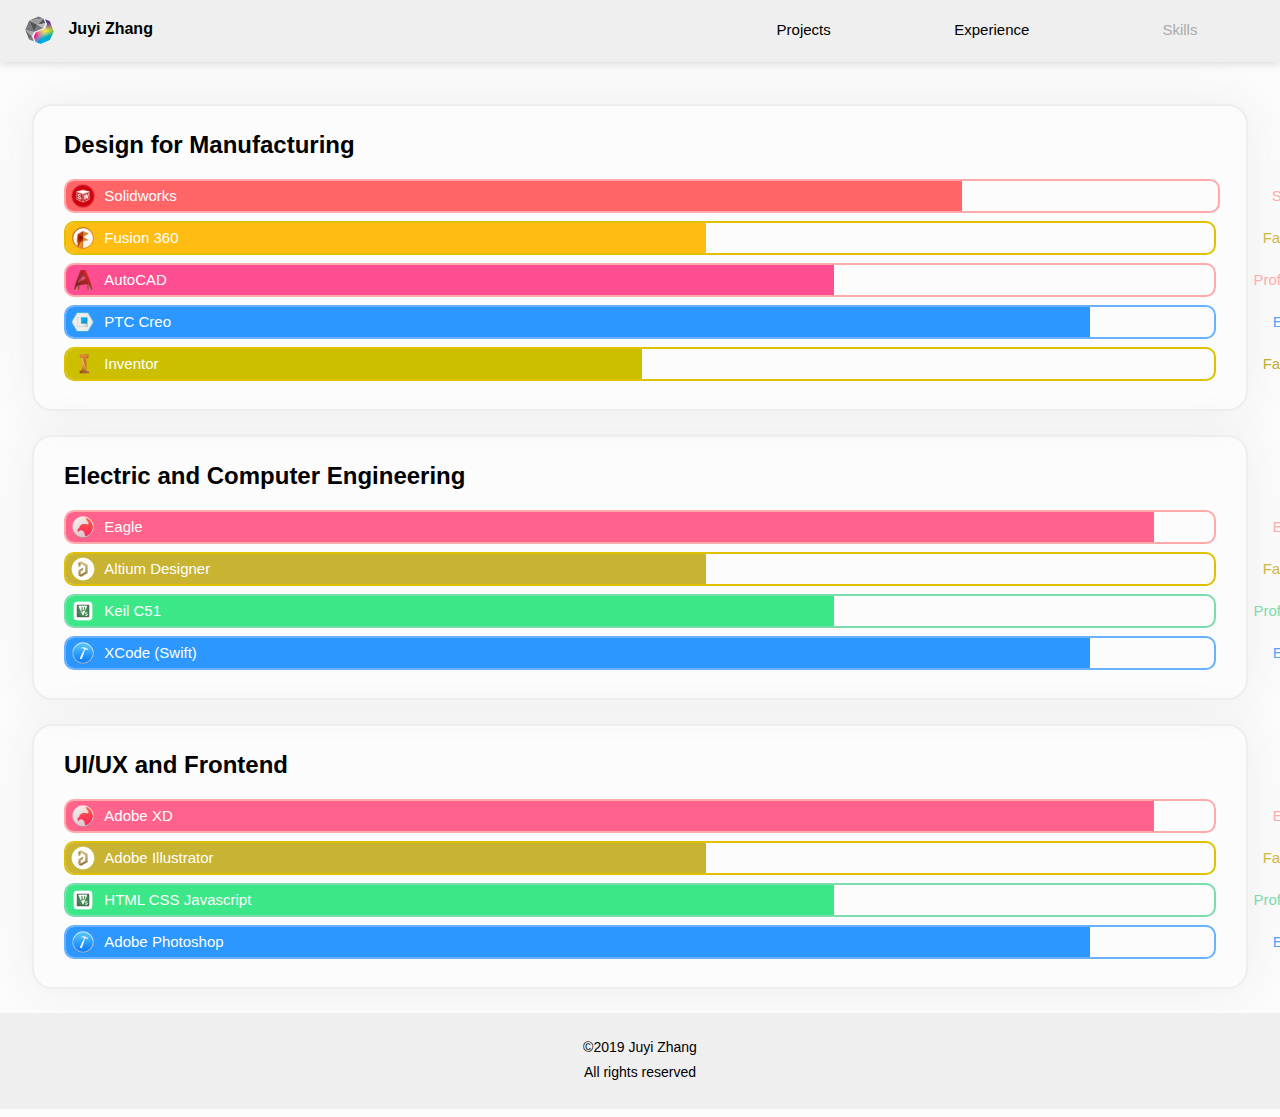
<file: skills.html>
<!doctype html>
<html>
<head>
	<meta charset="UTF-8">
	<title>Juyi Zhang - Projects</title>
	<link rel="stylesheet" type="text/css" href="globalStyle.css">
	<link rel="stylesheet" type="text/css" href="experienceStyle.css">
	<link rel="shortcut icon" href="Logo.png">
</head>

<body>
	<table style="background-color: #EFEFEF; width: 100%; box-shadow: 0 0 10px #cccccc; padding: 5px 5px 5px 20px">
		<tr height="35px">
			<td width="40px">
				<iframe src="Logo.svg" width="35px" height="35px" style="border: none; padding-top:3px"></iframe>
			</td>
			<td>
				<p style="font-size: 16px; margin-top: 12px">&nbsp;<strong><a href="index.html" class="homePage" style="margin-top: 0">Juyi&nbsp;Zhang</a></strong></p>
			</td>
			<td width="43%"></td>
			<td width="15%" align="center" class="tableHighlightCell">
				<p style="margin-top: 12px"><a href="projects.html" style="text-decoration: none; color: #000000; margin-top: 0">Projects</a></p>
			</td>
			<td width="15%" align="center" class="tableHighlightCell">
				<p style="margin-top: 12px"><a href="experience.html" style="text-decoration: none; color: #000000; margin-top: 0">Experience</a></p>
			</td>
			<td width="15%" align="center" class="tableHighlightCell">
				<p style="margin-top: 12px"><a href="skills.html" style="text-decoration: none; color: #aaa; margin-top: 0">Skills</a></p>
			</td>
		</tr>
	</table>
	<p><br></p>
	<table width="100%" align="center" style="padding-left: 30px; padding-right: 30px; float: left">
		<tr style="margin-bottom: 50px">
			<td class="skillCategoryStack experienceFlowTDWithImage" width="80%">
				<h1 class="skillCategoryTitle">Design for Manufacturing</h1>
				<div style="height: 30px; border-radius: 10px; border: 2px solid #ffaaaa; width: 100%">
					<div style="position: absolute; background-color: #FF6466; height: 30px; border-radius: 8px 0 0 8px; width: 70%">
						<ul style="list-style: none; height: 30px; margin: 0; padding: 0 0 0 0">
							<li class="skillList" style="width: 30px"><img src="Icon/solidworks.png" height="26px" style="padding: 2px; padding-left: 4px"></li>
							<li class="skillList" style="width: 400px"><p style="color: #fff">&nbsp;&nbsp;Solidworks</p></li>
						</ul>
					</div>
					<div style="position: absolute; height: 30px; width: 100%">
						<p align="right" style="padding-right: 30px; color: #ffaaaa">Skilled</p>
					</div>
				</div>
				<div style="height: 8px"></div>
				<div style="height: 30px; border-radius: 10px; border: 2px solid #DFC100">
					<div style="position: absolute; background-color: #FFBD12; height: 30px; border-radius: 8px 0 0 8px; width: 50%">
						<ul style="list-style: none; height: 30px; margin: 0; padding: 0 0 0 0">
							<li class="skillList" style="width: 30px"><img src="Icon/fusion.png" height="26px" style="padding: 2px; padding-left: 4px"></li>
							<li class="skillList" style="width: 400px"><p style="color: #fff">&nbsp;&nbsp;Fusion 360</p></li>
						</ul>
					</div>
					<div style="position: absolute; height: 30px; width: 100%">
						<p align="right" style="padding-right: 30px; color: #CDB746">Familiar</p>
					</div>
				</div>
				<div style="height: 8px"></div>
				<div style="height: 30px; border-radius: 10px; border: 2px solid #ffaaaa">
					<div style="position: absolute; background-color: #FF4D91; height: 30px; border-radius: 8px 0 0 8px; width: 60%">
						<ul style="list-style: none; height: 30px; margin: 0; padding: 0 0 0 0">
							<li class="skillList" style="width: 30px"><img src="Icon/autocad.png" height="20px" style="padding: 5px; padding-left: 7px"></li>
							<li class="skillList" style="width: 400px"><p style="color: #fff">&nbsp;&nbsp;AutoCAD</p></li>
						</ul>
					</div>
					<div style="position: absolute; height: 30px; width: 100%">
						<p align="right" style="padding-right: 30px; color: #ffaaaa">Proficient</p>
					</div>
				</div>
				<div style="height: 8px"></div>
				<div style="height: 30px; border-radius: 10px; border: 2px solid #68B1FF">
					<div style="position: absolute; background-color: #2B97FF; height: 30px; border-radius: 8px 0 0 8px; width: 80%">
						<ul style="list-style: none; height: 30px; margin: 0; padding: 0 0 0 0">
							<li class="skillList" style="width: 30px"><img src="Icon/creo.png" height="20px" style="padding: 5px"></li>
							<li class="skillList" style="width: 400px"><p style="color: #fff">&nbsp;&nbsp;PTC Creo</p></li>
						</ul>
					</div>
					<div style="position: absolute; height: 30px; width: 100%">
						<p align="right" style="padding-right: 30px; color: #57A1FF">Expert</p>
					</div>
				</div>
				<div style="height: 8px"></div>
				<div style="height: 30px; border-radius: 10px; border: 2px solid #DFC100">
					<div style="position: absolute; background-color: #CBBF00; height: 30px; border-radius: 8px 0 0 8px; width: 45%">
						<ul style="list-style: none; height: 30px; margin: 0; padding: 0 0 0 0">
							<li class="skillList" style="width: 30px"><img src="Icon/inventor.png" height="20px" style="padding: 5px; padding-left: 8px"></li>
							<li class="skillList" style="width: 400px"><p style="color: #fff">&nbsp;&nbsp;Inventor</p></li>
						</ul>
					</div>
					<div style="position: absolute; height: 30px; width: 100%">
						<p align="right" style="padding-right: 30px; color: #BEAE36">Familiar</p>
					</div>
				</div>
				<div style="height: 8px"></div>
			</td>
		</tr>
		<tr height="20px">
		
		</tr>
		<tr style="margin-bottom: 50px">
			<td class="skillCategoryStack experienceFlowTDWithImage" width="80%">
				<h1 class="skillCategoryTitle">Electric and Computer Engineering</h1>
				<div style="height: 30px; border-radius: 10px; border: 2px solid #ffaaaa">
					<div style="position: absolute; background-color: #FF628B; height: 30px; border-radius: 8px 0 0 8px; width: 85%">
						<ul style="list-style: none; height: 30px; margin: 0; padding: 0 0 0 0">
							<li class="skillList" style="width: 30px"><img src="Icon/eagle.png" height="24px" style="padding: 3px; padding-left: 5px"></li>
							<li class="skillList" style="width: 400px"><p style="color: #fff">&nbsp;&nbsp;Eagle</p></li>
						</ul>
					</div>
					<div style="position: absolute; height: 30px; width: 100%">
						<p align="right" style="padding-right: 30px; color: #ffaaaa">Expert</p>
					</div>
				</div>
				<div style="height: 8px"></div>
				<div style="height: 30px; border-radius: 10px; border: 2px solid #DFC100">
					<div style="position: absolute; background-color: #C8B333; height: 30px; border-radius: 8px 0 0 8px; width: 50%">
						<ul style="list-style: none; height: 30px; margin: 0; padding: 0 0 0 0">
							<li class="skillList" style="width: 30px"><img src="Icon/altiumdesigner.png" height="28px" style="padding: 1px; padding-left: 3px"></li>
							<li class="skillList" style="width: 400px"><p style="color: #fff">&nbsp;&nbsp;Altium Designer</p></li>
						</ul>
					</div>
					<div style="position: absolute; height: 30px; width: 100%">
						<p align="right" style="padding-right: 30px; color: #CDB746">Familiar</p>
					</div>
				</div>
				<div style="height: 8px"></div>
				<div style="height: 30px; border-radius: 10px; border: 2px solid #7ADBAD">
					<div style="position: absolute; background-color: #3CE788; height: 30px; border-radius: 8px 0 0 8px; width: 60%">
						<ul style="list-style: none; height: 30px; margin: 0; padding: 0 0 0 0">
							<li class="skillList" style="width: 30px"><img src="Icon/keilc51.png" height="26px" style="padding: 2px; padding-left: 4px"></li>
							<li class="skillList" style="width: 400px"><p style="color: #fff">&nbsp;&nbsp;Keil C51</p></li>
						</ul>
					</div>
					<div style="position: absolute; height: 30px; width: 100%">
						<p align="right" style="padding-right: 30px; color: #7ADBAD">Proficient</p>
					</div>
				</div>
				<div style="height: 8px"></div>
				<div style="height: 30px; border-radius: 10px; border: 2px solid #68B1FF">
					<div style="position: absolute; background-color: #2B97FF; height: 30px; border-radius: 8px 0 0 8px; width: 80%">
						<ul style="list-style: none; height: 30px; margin: 0; padding: 0 0 0 0">
							<li class="skillList" style="width: 30px"><img src="Icon/xcode.png" height="24px" style="padding: 3px; padding-left: 5px"></li>
							<li class="skillList" style="width: 400px"><p style="color: #fff">&nbsp;&nbsp;XCode (Swift)</p></li>
						</ul>
					</div>
					<div style="position: absolute; height: 30px; width: 100%">
						<p align="right" style="padding-right: 30px; color: #57A1FF">Expert</p>
					</div>
				</div>
				<div style="height: 8px"></div>
			</td>
		</tr>
		<tr height="20px">
		
		</tr>
		<tr style="margin-bottom: 50px">
			<td class="skillCategoryStack experienceFlowTDWithImage" width="80%">
				<h1 class="skillCategoryTitle">UI/UX and Frontend</h1>
				<div style="height: 30px; border-radius: 10px; border: 2px solid #ffaaaa">
					<div style="position: absolute; background-color: #FF628B; height: 30px; border-radius: 8px 0 0 8px; width: 85%">
						<ul style="list-style: none; height: 30px; margin: 0; padding: 0 0 0 0">
							<li class="skillList" style="width: 30px"><img src="Icon/eagle.png" height="24px" style="padding: 3px; padding-left: 5px"></li>
							<li class="skillList" style="width: 400px"><p style="color: #fff">&nbsp;&nbsp;Adobe XD</p></li>
						</ul>
					</div>
					<div style="position: absolute; height: 30px; width: 100%">
						<p align="right" style="padding-right: 30px; color: #ffaaaa">Expert</p>
					</div>
				</div>
				<div style="height: 8px"></div>
				<div style="height: 30px; border-radius: 10px; border: 2px solid #DFC100">
					<div style="position: absolute; background-color: #C8B333; height: 30px; border-radius: 8px 0 0 8px; width: 50%">
						<ul style="list-style: none; height: 30px; margin: 0; padding: 0 0 0 0">
							<li class="skillList" style="width: 30px"><img src="Icon/altiumdesigner.png" height="28px" style="padding: 1px; padding-left: 3px"></li>
							<li class="skillList" style="width: 400px"><p style="color: #fff">&nbsp;&nbsp;Adobe Illustrator</p></li>
						</ul>
					</div>
					<div style="position: absolute; height: 30px; width: 100%">
						<p align="right" style="padding-right: 30px; color: #CDB746">Familiar</p>
					</div>
				</div>
				<div style="height: 8px"></div>
				<div style="height: 30px; border-radius: 10px; border: 2px solid #7ADBAD">
					<div style="position: absolute; background-color: #3CE788; height: 30px; border-radius: 8px 0 0 8px; width: 60%">
						<ul style="list-style: none; height: 30px; margin: 0; padding: 0 0 0 0">
							<li class="skillList" style="width: 30px"><img src="Icon/keilc51.png" height="26px" style="padding: 2px; padding-left: 4px"></li>
							<li class="skillList" style="width: 400px"><p style="color: #fff">&nbsp;&nbsp;HTML CSS Javascript</p></li>
						</ul>
					</div>
					<div style="position: absolute; height: 30px; width: 100%">
						<p align="right" style="padding-right: 30px; color: #7ADBAD">Proficient</p>
					</div>
				</div>
				<div style="height: 8px"></div>
				<div style="height: 30px; border-radius: 10px; border: 2px solid #68B1FF">
					<div style="position: absolute; background-color: #2B97FF; height: 30px; border-radius: 8px 0 0 8px; width: 80%">
						<ul style="list-style: none; height: 30px; margin: 0; padding: 0 0 0 0">
							<li class="skillList" style="width: 30px"><img src="Icon/xcode.png" height="24px" style="padding: 3px; padding-left: 5px"></li>
							<li class="skillList" style="width: 400px"><p style="color: #fff">&nbsp;&nbsp;Adobe Photoshop</p></li>
						</ul>
					</div>
					<div style="position: absolute; height: 30px; width: 100%">
						<p align="right" style="padding-right: 30px; color: #57A1FF">Expert</p>
					</div>
				</div>
				<div style="height: 8px"></div>
			</td>
		</tr>
		<tr height="20px">
		
		</tr>
	</table>
	<iframe marginwidth="0" marginheight="0" hspace="0" vspace="0" frameborder="0" scrolling="no" src="copyright.html" height="100px" width="100%" id="Copyright"></iframe>
</body>
</html>
</file>
<file: Home.css>
@charset "utf-8";
/* CSS Document */

body {
	min-width: 1280px;
	min-height: 720px;
	padding: 0;
	background: rgba(34,33,38,1.00);
	/*background: url("famph.png");*/
	background-size: cover
}

h1 {
	font-size: 72px;
	text-align: left;
	padding-left: 40px;
	font-weight: 100;
	padding-top: 0;
	margin-top: 0;
	text-align: center;
}

h2 {
	font-size: 48px;
	text-align: left;
	padding-left: 40px;
	font-weight: 100;
	padding-top: 30px;
	margin-top: 0;
	text-shadow: 0px 0px 10px #ff0;
	color: white
}

h3 {
	font-size: 36px;
	text-align: left;
	padding-left: 40px;
	font-weight: 100;
	padding-top: 10px;
	margin-top: 0;
	text-shadow: 0px 0px 10px #f00;
	color: white
}


h4 {
	font-size: 36px;
	padding-left: 40px;
	margin-top: 0;
	font-weight: 400;
	text-align: left;
}

p {
	font-size: 24px;
	padding-left: 40px;
	margin-top: 0;
	font-weight: 400;
	text-align: left;
	color: white;
	text-shadow: 0px 0px 5px #999;
}

a{
    position: relative;
    display: inline-block;
    padding: 25px 30px;
	margin-left: 40px;
	margin-top: 20px;
	margin-bottom: 20px;
    /*margin: 40px 0;*/
    color: #ee5f7a;
    text-decoration: none;
    text-transform: uppercase;
    transition: 0.5s;
    letter-spacing: 4px;
    overflow: hidden;
    margin-right: 50px;
   
}
a:hover{
    background: #ee5f7a;
    color: #fff;
    box-shadow: 0 0 5px #ee5f7a,
                0 0 25px #ee5f7a,
                0 0 50px #ee5f7a,
                0 0 200px #ee5f7a;
     /*-webkit-box-reflect:below 1px linear-gradient(transparent, #0005);*/
}
a:nth-child(1){
    filter: hue-rotate(270deg);
}
a:nth-child(2){
    filter: hue-rotate(110deg);
}
a span{
    position: absolute;
    display: block;
}
a span:nth-child(1){
    top: 0;
    left: 0;
    width: 100%;
    height: 2px;
    background: linear-gradient(90deg,transparent,#ee5f7a);
    animation: animate1 1s linear infinite;
}
@keyframes animate1{
    0%{
        left: -100%;
    }
    50%,100%{
        left: 100%;
    }
}
a span:nth-child(2){
    top: -100%;
    right: 0;
    width: 2px;
    height: 100%;
    background: linear-gradient(180deg,transparent,#ee5f7a);
    animation: animate2 1s linear infinite;
    animation-delay: 0.25s;
}
@keyframes animate2{
    0%{
        top: -100%;
    }
    50%,100%{
        top: 100%;
    }
}
a span:nth-child(3){
    bottom: 0;
    right: 0;
    width: 100%;
    height: 2px;
    background: linear-gradient(270deg,transparent,#ee5f7a);
    animation: animate3 1s linear infinite;
    animation-delay: 0.50s;
}
@keyframes animate3{
    0%{
        right: -100%;
    }
    50%,100%{
        right: 100%;
    }
}


a span:nth-child(4){
    bottom: -100%;
    left: 0;
    width: 2px;
    height: 100%;
    background: linear-gradient(360deg,transparent,#ee5f7a);
    animation: animate4 1s linear infinite;
    animation-delay: 0.75s;
}
@keyframes animate4{
    0%{
        bottom: -100%;
    }
    50%,100%{
        bottom: 100%;
    }
}

.home-quanjiafu-photo {
	margin-bottom: 0;
	padding-bottom: 0;
}

.home-introduction-div {
	margin-top: 0;
}

.home-title-h1 {
	padding-top: 30px;
	margin-bottom: 10px;
}
</file>
<file: Tirana/Home.css>
@charset "utf-8";
/* CSS Document */

body {
	min-width: 1280px;
	min-height: 720px;
	padding: 0;
	background: rgba(34,33,38,1.00);
	/*background: url("famph.png");*/
	background-size: cover
}

h1 {
	font-size: 72px;
	text-align: left;
	padding-left: 40px;
	font-weight: 100;
	padding-top: 0;
	margin-top: 0;
	text-align: center;
}

h2 {
	font-size: 48px;
	text-align: left;
	padding-left: 40px;
	font-weight: 100;
	padding-top: 30px;
	margin-top: 0;
	text-shadow: 0px 0px 10px #ff0;
	color: white
}

h3 {
	font-size: 36px;
	text-align: left;
	padding-left: 40px;
	font-weight: 100;
	padding-top: 10px;
	margin-top: 0;
	text-shadow: 0px 0px 10px #f00;
	color: white
}


h4 {
	font-size: 36px;
	padding-left: 40px;
	margin-top: 0;
	font-weight: 400;
	text-align: left;
}

p {
	font-size: 24px;
	padding-left: 40px;
	margin-top: 0;
	font-weight: 400;
	text-align: left;
	color: white;
	text-shadow: 0px 0px 5px #999;
}

a{
    position: relative;
    display: inline-block;
    padding: 25px 30px;
	margin-left: 40px;
	margin-top: 20px;
	margin-bottom: 20px;
    /*margin: 40px 0;*/
    color: #ee5f7a;
    text-decoration: none;
    text-transform: uppercase;
    transition: 0.5s;
    letter-spacing: 4px;
    overflow: hidden;
    margin-right: 50px;
   
}
a:hover{
    background: #ee5f7a;
    color: #fff;
    box-shadow: 0 0 5px #ee5f7a,
                0 0 25px #ee5f7a,
                0 0 50px #ee5f7a,
                0 0 200px #ee5f7a;
     /*-webkit-box-reflect:below 1px linear-gradient(transparent, #0005);*/
}
a:nth-child(1){
    filter: hue-rotate(270deg);
}
a:nth-child(2){
    filter: hue-rotate(110deg);
}
a span{
    position: absolute;
    display: block;
}
a span:nth-child(1){
    top: 0;
    left: 0;
    width: 100%;
    height: 2px;
    background: linear-gradient(90deg,transparent,#ee5f7a);
    animation: animate1 1s linear infinite;
}
@keyframes animate1{
    0%{
        left: -100%;
    }
    50%,100%{
        left: 100%;
    }
}
a span:nth-child(2){
    top: -100%;
    right: 0;
    width: 2px;
    height: 100%;
    background: linear-gradient(180deg,transparent,#ee5f7a);
    animation: animate2 1s linear infinite;
    animation-delay: 0.25s;
}
@keyframes animate2{
    0%{
        top: -100%;
    }
    50%,100%{
        top: 100%;
    }
}
a span:nth-child(3){
    bottom: 0;
    right: 0;
    width: 100%;
    height: 2px;
    background: linear-gradient(270deg,transparent,#ee5f7a);
    animation: animate3 1s linear infinite;
    animation-delay: 0.50s;
}
@keyframes animate3{
    0%{
        right: -100%;
    }
    50%,100%{
        right: 100%;
    }
}


a span:nth-child(4){
    bottom: -100%;
    left: 0;
    width: 2px;
    height: 100%;
    background: linear-gradient(360deg,transparent,#ee5f7a);
    animation: animate4 1s linear infinite;
    animation-delay: 0.75s;
}
@keyframes animate4{
    0%{
        bottom: -100%;
    }
    50%,100%{
        bottom: 100%;
    }
}

.home-quanjiafu-photo {
	margin-bottom: 0;
	padding-bottom: 0;
}

.home-introduction-div {
	margin-top: 0;
}

.home-title-h1 {
	padding-top: 30px;
	margin-bottom: 10px;
}
</file>
<file: airpost.css>
@charset "UTF-8";
/* CSS Document */

body {
	padding: 0;
	margin: 0;
}

h2 {
	font-family: lato;
	font-size: 6vw;
	font-weight: 400;
	margin: 10pt 10pt 0 0;
}

p {
	font-family: lato;
	margin: 0 0 1vw 0;
}

a {
	text-decoration: none;
	padding-top: 20px;
	font-family: lato;
}

a :hover {
	text-decoration: underline;
	color: aquamarine;
	transition: color .2s ease-in-out;
}

img {
	margin: 0;
}

h3 {
	text-align: center;
	font-family: lato;
	font-size: 3vw;
	margin: 0 0 2vw 0;
}

.subtitle {
	font-size: 3vw;
}

strong {
	background: linear-gradient(to right, #0076BA 0%, #16E7CF 100%);
	-webkit-background-clip: text;
	background-clip: text;
	-webkit-text-fill-color: transparent;
	color: transparent;
}

.gradientText {
	background: linear-gradient(to right, #0076BA 0%, #16E7CF 100%);
	-webkit-background-clip: text;
	background-clip: text;
	-webkit-text-fill-color: transparent;
	color: transparent;
}

.text {
	font-size: 2vw;
	line-height: 1.5;
}

.et-hero-tabs,
.et-slide {
    display: flex;
    flex-direction: column;
    justify-content: center;
    align-items: center;
    height: 100vh;
    position: relative;
    background: #eee;
		text-align: center;
		padding: 0 2em;
}

.et-hero-tabs-container {
    display: flex;
    flex-direction: row;
    position: absolute;
    bottom: 0;
    width: 100%;
    height: 70px;
    box-shadow: 0 0 20px rgba(0, 0, 0, 0.1);
    background: #fff;
    z-index: 10;
}

.et-hero-tab {
    display: flex;
    justify-content: center;
    align-items: center;
    flex: 1;
    color: #000;
    letter-spacing: 0.1rem;
	transition: all 0.5s ease;
	font-size: 0.8rem;
}

.et-hero-tab :hover {
	color:white;
    background: rgba(102,177,241,0.8);
	transition: all 0.5s ease;
}

.et-hero-tab-slider {
    position: absolute;
    bottom: 0;
    width: 0;
    height: 6px;
    background: #66B1F1;
    transition: left 0.3s ease;
}

@media (min-width: 800px) {
	.et-hero-tabs,
	.et-slide {
	}
	.et-hero-tab {
		font-size: 1rem;
	}
}
</file>
<file: globalStyle.css>
@charset "UTF-8";
/* CSS Document */

body {
	margin: 0px;
	background-color: #fcfcfc;
	min-width: 920pt;
}

td {
	border-spacing: 0px;
	padding: 0px;
}

p {
	font-family: Gotham, "Helvetica Neue", Helvetica, Arial, "sans-serif";
	margin-top: 12px;
	font-size: 14px;
	line-height: 20px;
}

h1 {
	font-family: Gotham, "Helvetica Neue", Helvetica, Arial, "sans-serif";
	font-size: 24px;
	font-weight: 700;
}

h2 {
	font-family: Gotham, "Helvetica Neue", Helvetica, Arial, "sans-serif";
	font-size: 20px;
	font-weight: 600;
}

h3 {
	font-family: Gotham, "Helvetica Neue", Helvetica, Arial, "sans-serif";
	font-size: 18px;
	font-weight: 450;
}

.tableHighlightCell {
	border-radius: 10px;
	padding: 0px
}

.tableHighlightCell:hover {
	background-color: #cccccc;
	transition: background-color .2s ease-in-out;
	color: #444444
}

.captionTitle {
	border-bottom: 1px solid #777777
}

.homePage {
	text-decoration: none;
	color: #000000;
}

.homePage:hover {
	color: #929292;
	transition: color .2s ease-in-out;
}
</file>
<file: experienceStyle.css>
@charset "UTF-8";
/* CSS Document */

.skillDiv {
	height: 34px; 
	border-radius: 10px; 
	border: 2px solid #A7AFB2; 
	width: 100%;
}

.skillProgressbarDiv {
	position: absolute; 
	background-color: #D7DDDF; 
	height: 34px; 
	border-radius: 8px 0 0 8px; 
}

.skillFont {
	padding-right: 10px;
	color: #4B5052
}

.courseList {
	float: left;
	width: 500px;
}

.skillList {
	float: left;
	height: 30px;
	vertical-align: middle;
}

.skillCategoryTitle {
	padding-top: 10px;
	padding-bottom: 10px;
	margin-bottom: 10px;
	margin-top: 0px;
	border-bottom: 0px solid #aaaaaa;
}

p {
	font-size: 15px;
	margin-top: 5px;
}

.experienceFlowTDWithImage {
	border-radius: 20px;
	border: 2px solid #eeeeee;
	box-shadow: 0 0 50px 2px #eeeeee;
	padding: 15px 30px 20px 30px;
}

.experienceFlowTDWithImage:hover {
	box-shadow: 0 0 50px 2px #cccccc;
	transition: box-shadow 0.2s ease-in-out;
	border: 2px solid #4F9BFF;
	transition: border 0.2s ease-in-out;
}
</file>
<file: mainFlowStyle.css>
@charset "UTF-8";
/* CSS Document */

.meImage {
	border-radius: 20px; 
	box-shadow: 0 5px 20px 2px #aaaaaa; 
	margin-top: 5px;
}

.meImage:hover {
	transform: translate3d(0,-4px,0);
	transition: transform 0.2s ease-in-out;
}

.mainFlowTD {
	border-radius: 20px;
	border: 2px solid #eeeeee;
	box-shadow: 0 0 50px 2px #eeeeee;
	padding: 10px 15px 10px 15px;
}

.mainFlowTD:hover {
	box-shadow: 0 0 50px 2px #dddddd;
	transition: box-shadow 0.2s ease-in-out;
	border: 2px solid #4F9BFF;
	transition: border 0.2s ease-in-out;
}

.mainFlowTDWithImage:hover {
	box-shadow: 0 0 50px 2px #cccccc;
	transition: box-shadow 0.2s ease-in-out;
	border: 2px solid #4F9BFF;
	transition: border 0.2s ease-in-out;
}

.mainFlowTDWithImage {
	border-radius: 20px;
	border: 2px solid #eeeeee;
	box-shadow: 0 0 50px 2px #eeeeee;
	padding: 0px 0px 5px 0px;
	overflow: hidden
}

.captionTitle {
	border-bottom: 1px solid #777777
}
</file>
<file: projectsStyle.css>
@charset "UTF-8";
/* CSS Document */

.LeadImage {
	box-shadow: 0 0 10px 0 #cccccc;
}

.Button {
	background: linear-gradient(#0b97ff,#52b5ff);
	border: 2px solid #00aa00;
	border-radius: 20px;
	padding: 3px 10px 3px 10px;
	color: #ffffff;
	align-content: center;
	margin: 0 5px 5px 0;
}

.ViewMore {
	font-size: 14pt;
	text-decoration: none; 
	color: #2399FF
}

.ViewMore:hover {
	text-shadow: 0pt 0pt 1pt #2399ff;
	transition: text-shadow 0.3s ease-in-out;
}

.tagListCaption {
	font-size: 9pt;
	margin: 0
}

.tagList {
	border: 2px solid #00aa00;
	border-radius: 20px;
	padding: 3px 10px 3px 10px;
	color: #ffffff;
	float: left;
	align-content: center;
	margin: 0 5px 5px 0;
}

.tagList:hover {
	border-color: #414141;
	transition: border-color .2s ease-in-out;
	background-color: #FFFFFF;
	transition: background-color .2s ease-in-out;
	color: #333333;
	transition: color .2s ease-in-out;
	cursor: default;
}

.tagListDFM {
	background-color: #0280C7;
	border-color: #3EB9FF
}

.tagListHardware {
	background-color: #9313D7;
	border-color: #DB8FFF
}

.tagListSheetmetal {
	background-color: #CDC800;
	border-color: #E1D000;
}

.tagListComputerAccessories {
	background-color: #BC8B00;
	border-color: #FFCB45;
}

.tagListSoftware {
	background-color: #D62124;
	border-color: #F15F62;
}

.tagListWebDevelopment {
	background-color: #D515C3;
	border-color: #F280DB;
}

.tagListHCJ {
	background-color: #12A0A9;
	border-color: #42FFFB;
	
}

.tagListAnodized {
	background-color: #242424;
	border-color: #AEAEAE
}

.tagListPowderCoating {
	background-color: #10DC77;
	border-color: #68E8A9
}

.tagListCNC {
	background-color: #17B295;
	border-color: #5FE8D6
}

.projectFlowTD {
	border-radius: 20px;
	border: 2px solid #eeeeee;
	box-shadow: 0 0 50px 2px #eeeeee;
	padding: 10px 15px 10px 15px;
}

.projectFlowTD:hover {
	box-shadow: 0 0 50px 2px #dddddd;
	transition: box-shadow 0.2s ease-in-out;
	border: 2px solid #4F9BFF;
	transition: border 0.2s ease-in-out;
}

.projectFlowTDWithImage:hover {
	box-shadow: 0 0 50px 2px #cccccc;
	transition: box-shadow 0.2s ease-in-out;
	border: 2px solid #4F9BFF;
	transition: border 0.2s ease-in-out;
}

.projectFlowTDWithImage {
	border-radius: 25px;
	border: 2px solid #eeeeee;
	box-shadow: 0 0 50px 2px #eeeeee;
	padding: 0px 0px 5px 0px;
	overflow: hidden
}
</file>
